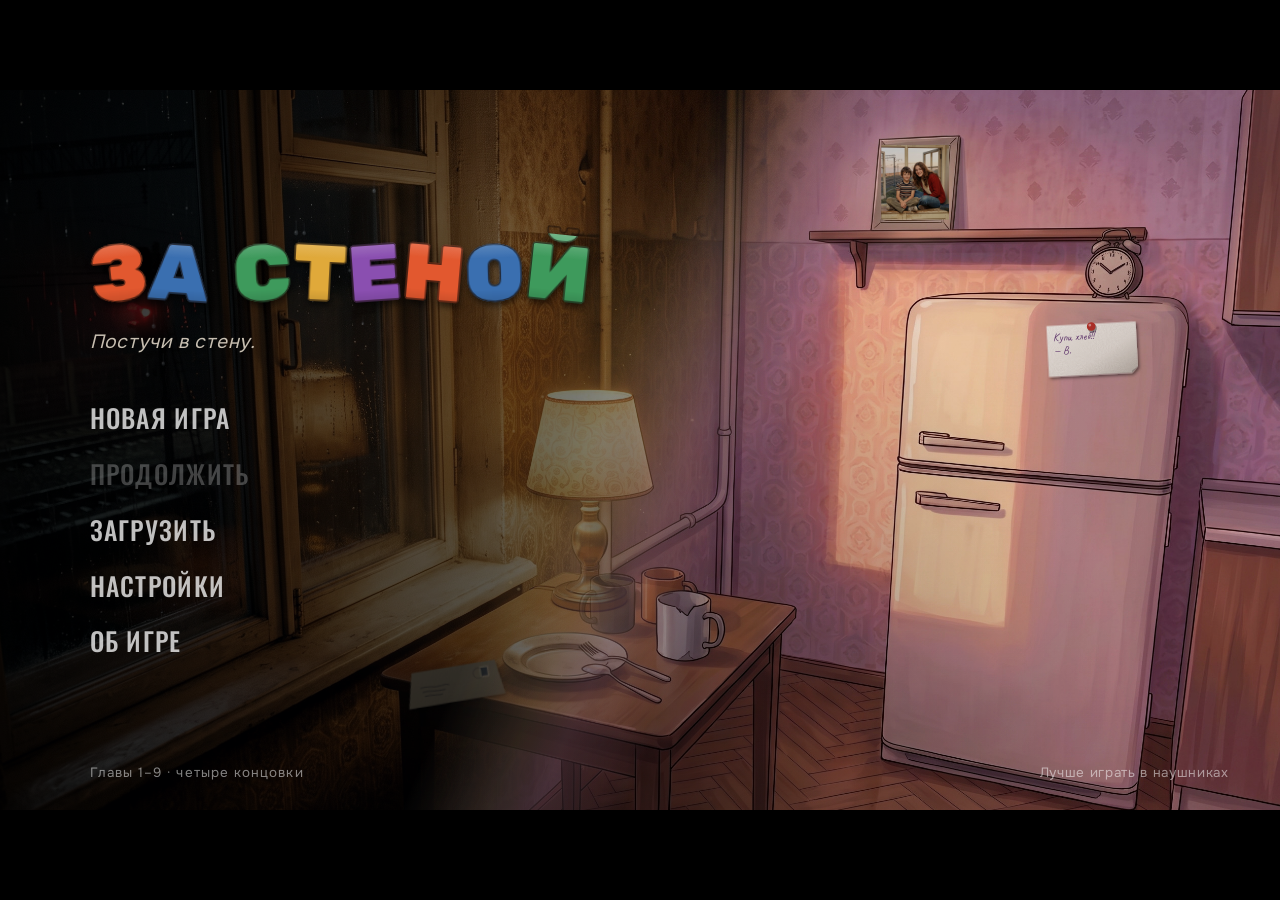
<file: index.html>
<!DOCTYPE html>
<html lang="ru">
<head>
  <meta charset="UTF-8">
  <meta name="viewport" content="width=device-width, initial-scale=1.0">
  <title>За стеной</title>
  <meta name="description" content="За стеной — визуальная новелла. По ночам в доме у железной дороги кто-то есть.">
  <link rel="preconnect" href="https://fonts.googleapis.com">
  <link rel="preconnect" href="https://fonts.gstatic.com" crossorigin>
  <link rel="stylesheet" href="https://fonts.googleapis.com/css2?family=Caveat:wght@600&family=Onest:wght@400;500;600&family=Oswald:wght@500;600&family=Rubik:wght@900&family=Unbounded:wght@500;700&display=swap">
  <link rel="stylesheet" href="src/ui/style.css">
  <link rel="stylesheet" href="src/ui/ambient.css">
</head>
<body>
  <div class="game at-title" id="game" data-world="np">
    <div class="stage" id="stage">
      <div class="view" id="view"></div>
      <div class="fx grain"></div>
      <div class="fx vignette"></div>
      <div class="fx scrim"></div>
      <div class="fader" id="fader"></div>

      <div class="caption" id="caption" aria-live="polite"></div>

      <div class="dialog" id="dialog" aria-live="polite">
        <div class="d-name" id="d-name"></div>
        <div class="d-text" id="d-text"></div>
        <div class="d-next" aria-hidden="true">▾</div>
      </div>

      <div class="banner" id="banner">
        <span id="banner-text"></span>
        <button type="button" id="banner-hint">Подсказка</button>
      </div>
      <div class="pop" id="pop" aria-live="polite"></div>
      <div class="hs-label" id="hs-label" aria-hidden="true"></div>
      <div class="tray" id="tray"></div>

      <nav class="nav" id="nav" aria-label="Куда пойти"></nav>
      <button type="button" class="back" id="back" title="Отойти (правый щелчок, колесо вниз, Esc)">← Отойти</button>
      <div class="hint" id="hint" role="status"></div>
      <div class="carry" id="carry" aria-live="polite"></div>
      <div class="choice" id="choice"></div>
      <div class="inspect" id="inspect"><img alt=""></div>

      <nav class="quick" id="quick" aria-label="Быстрое меню">
        <button type="button" id="q-goal" title="Что дальше? (Q)">Что дальше?</button>
        <button type="button" id="q-log" title="Журнал реплик (L)">Журнал</button>
        <button type="button" id="q-auto" title="Авточтение (A)">Авто</button>
        <button type="button" id="q-skip" title="Пропуск (удерживать Ctrl)">Пропуск</button>
        <button type="button" id="q-save">Сохранить</button>
        <button type="button" id="q-load">Загрузить</button>
        <button type="button" id="q-settings">Настройки</button>
        <button type="button" id="q-menu" title="Меню (Esc)">Меню</button>
      </nav>

      <div class="card" id="card">
        <div class="card-title" id="card-title"></div>
        <div class="card-sub" id="card-sub"></div>
      </div>

      <!-- Стартовое окно -->
      <section class="screen title" id="title">
        <div class="backdrop"></div>
        <div class="knocks" id="knocks" aria-hidden="true"></div>
        <div class="title-block">
          <h1 class="logo magnets" aria-label="За стеной"><span class="mag-l" style="--c:#e2582f;--r:-6deg">З</span><span class="mag-l" style="--c:#3a6fb0;--r:4deg">А</span><span class="mag-gap"></span><span class="mag-l" style="--c:#3e9a5c;--r:-3deg">С</span><span class="mag-l" style="--c:#e0a93a;--r:3deg">Т</span><span class="mag-l" style="--c:#8a4fb0;--r:-4deg">Е</span><span class="mag-l" style="--c:#e2582f;--r:5deg">Н</span><span class="mag-l" style="--c:#3a6fb0;--r:-2deg">О</span><span class="mag-l" style="--c:#3e9a5c;--r:6deg">Й</span></h1>
          <div class="tagline" id="tagline">Постучи в стену.</div>
          <nav class="menu" aria-label="Главное меню">
            <button type="button" id="btn-new">Новая игра</button>
            <button type="button" id="btn-continue">Продолжить</button>
            <button type="button" id="btn-chapters" hidden>Главы</button>
            <div class="chapters" id="chapters"></div>
            <button type="button" id="btn-load-title">Загрузить</button>
            <button type="button" id="btn-settings-title">Настройки</button>
            <button type="button" id="btn-about">Об игре</button>
          </nav>
        </div>
        <div class="title-foot">
          <span id="title-endings" class="title-endings">Главы 1–9 · четыре концовки</span>
          <span>Лучше играть в наушниках</span>
        </div>
      </section>

      <!-- Конец главы -->
      <section class="screen end" id="end">
        <div class="end-box">
          <div class="end-kicker" id="end-kicker">Глава пройдена</div>
          <h2 id="end-title-text">Конец главы</h2>
          <p id="end-text"></p>
          <p class="muted" id="end-muted">Продолжение следует.</p>
          <div class="end-buttons">
            <button type="button" id="end-next" hidden>Следующая глава</button>
            <button type="button" id="end-title">В главное меню</button>
            <button type="button" id="end-again">Сыграть ещё раз</button>
          </div>
        </div>
      </section>

      <!-- Панели -->
      <section class="panel" id="panel-pause" aria-label="Пауза">
        <div class="panel-box small">
          <h2>Пауза</h2>
          <div class="stack">
            <button type="button" id="p-resume">Продолжить</button>
            <button type="button" id="p-save">Сохранить</button>
            <button type="button" id="p-load">Загрузить</button>
            <button type="button" id="p-settings">Настройки</button>
            <button type="button" id="p-title">В главное меню</button>
          </div>
        </div>
      </section>

      <section class="panel" id="panel-settings" aria-label="Настройки">
        <div class="panel-box">
          <button type="button" class="close" aria-label="Закрыть">✕</button>
          <h2>Настройки</h2>
          <div class="form">
            <label>Музыка <input type="range" id="set-music" min="0" max="1" step="0.05"></label>
            <label>Звуки <input type="range" id="set-sfx" min="0" max="1" step="0.05"></label>
            <label>Скорость текста <input type="range" id="set-speed" min="15" max="120" step="5"></label>
            <label>Пауза в авточтении <input type="range" id="set-auto" min="0.5" max="4" step="0.1"></label>
            <label class="check"><input type="checkbox" id="set-captions"> Субтитры звуков</label>
            <label class="check"><input type="checkbox" id="set-motion"> Движение и анимация (дождь, камера, тряска)</label>
            <label class="check"><input type="checkbox" id="set-big"> Крупный текст</label>
            <button type="button" class="set-fs" id="set-fs">Во весь экран · F</button>
          </div>
        </div>
      </section>

      <section class="panel" id="panel-log" aria-label="Журнал">
        <div class="panel-box wide">
          <button type="button" class="close" aria-label="Закрыть">✕</button>
          <h2>Журнал</h2>
          <div class="log-list" id="log-list"></div>
        </div>
      </section>

      <section class="panel" id="panel-saves" aria-label="Сохранения">
        <div class="panel-box">
          <button type="button" class="close" aria-label="Закрыть">✕</button>
          <h2 id="saves-title">Сохранения</h2>
          <div class="saves-list" id="saves-list"></div>
        </div>
      </section>

      <section class="panel" id="panel-about" aria-label="Об игре">
        <div class="panel-box">
          <button type="button" class="close" aria-label="Закрыть">✕</button>
          <h2>Об игре</h2>
          <p>Дом у железной дороги. Шесть лет назад сестра уехала, оставив брату записку. Теперь по ночам на кухне скрипит пол, щёлкают магниты на холодильнике, а из-за закрытой двери слышен шёпот. Тихон уверен: в доме кто-то есть.</p>
          <h3>Управление</h3>
          <table class="keys">
            <tr><td>Щелчок, Пробел, Enter</td><td>дальше</td></tr>
            <tr><td>Ctrl (удерживать)</td><td>пропуск</td></tr>
            <tr><td>A</td><td>авточтение</td></tr>
            <tr><td>1–9</td><td>перейти в место из списка внизу слева</td></tr>
            <tr><td>F5 / F9</td><td>быстрое сохранение / загрузка</td></tr>
            <tr><td>F</td><td>во весь экран</td></tr>
            <tr><td>Tab, затем Enter</td><td>выбрать предмет без мыши</td></tr>
            <tr><td>Q</td><td>что дальше — чем сейчас занят герой</td></tr>
            <tr><td>L</td><td>журнал реплик и дневник законов</td></tr>
            <tr><td>H</td><td>скрыть интерфейс</td></tr>
            <tr><td>Правый щелчок, колесо вниз</td><td>отойти от предмета</td></tr>
            <tr><td>Esc</td><td>отойти / меню</td></tr>
          </table>
          <p class="muted">Лучше играть в наушниках: половина подсказок — в звуках.</p>
        </div>
      </section>

      <div class="toast" id="toast" role="status"></div>
    </div>
  </div>
  <script type="module" src="src/main.js"></script>
</body>
</html>
</file>
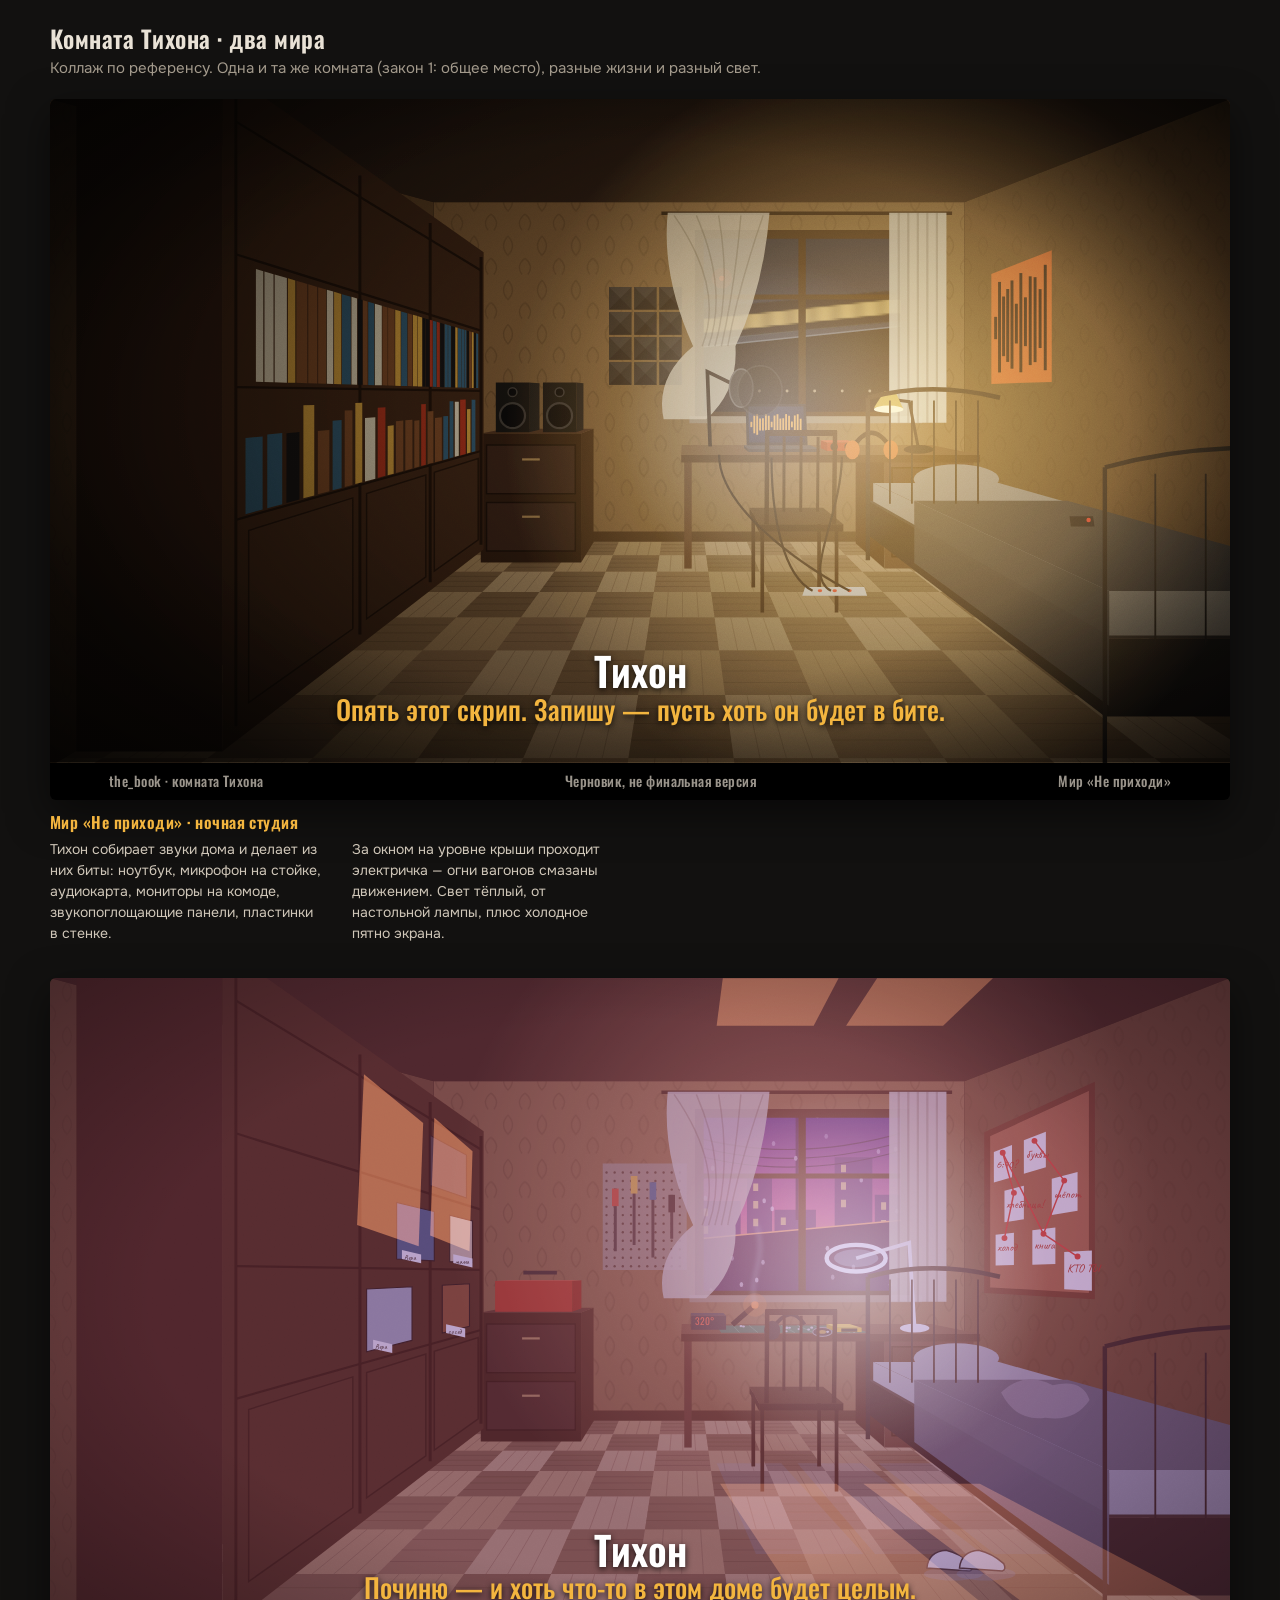
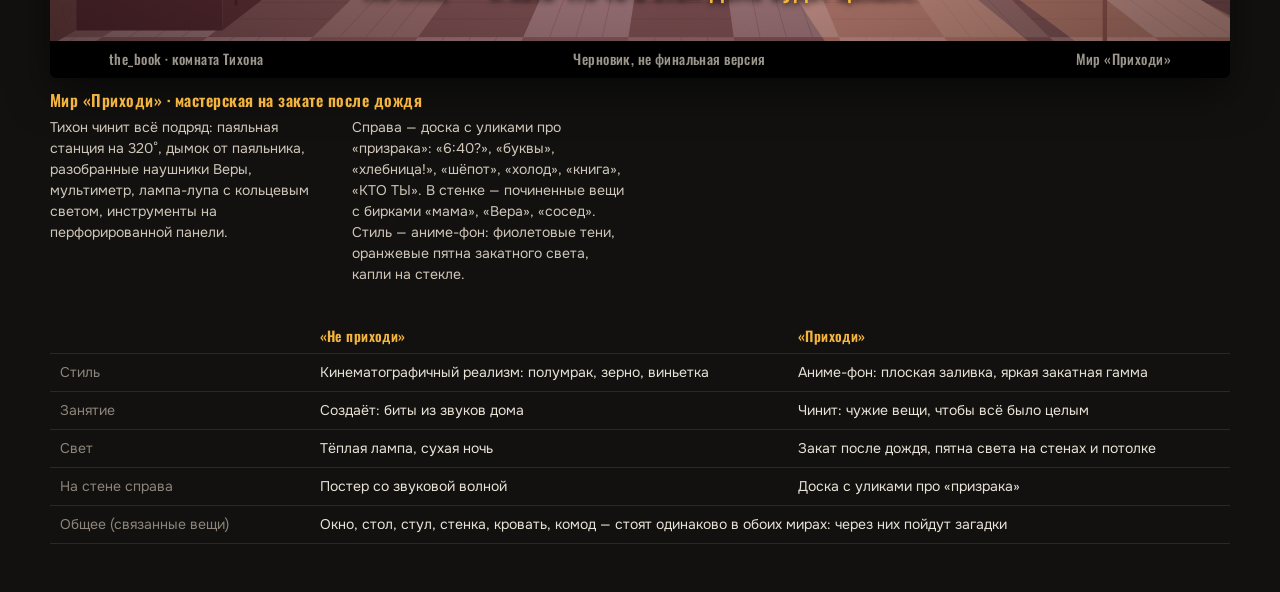
<file: prototype/collage-tikhon.html>
<!DOCTYPE html>
<html lang="ru">
<head>
<meta charset="UTF-8">
<meta name="viewport" content="width=device-width, initial-scale=1.0">
<title>Комната Тихона</title>
<link rel="stylesheet" href="https://fonts.googleapis.com/css2?family=Oswald:wght@500;600&family=Onest:wght@400;600&family=Caveat:wght@600&display=swap">
<style>
  * { box-sizing: border-box; }
  html, body { margin: 0; }
  body { background: #121110; color: #e9e2d6; font: 15px/1.5 "Onest", system-ui, sans-serif; padding: 24px 16px 48px; }
  .wrap { max-width: 1180px; margin: 0 auto; }
  header h1 { font: 600 24px/1.2 "Oswald", sans-serif; letter-spacing: 0.02em; margin: 0 0 4px; }
  header p { margin: 0 0 20px; color: #a39a8c; }
  .shot { margin: 0 0 12px; background: #000; border-radius: 6px; overflow: hidden; box-shadow: 0 14px 40px rgba(0,0,0,.5); }
  .img { position: relative; aspect-ratio: 16 / 9; }
  .img svg { position: absolute; inset: 0; width: 100%; height: 100%; display: block; }
  .subs { position: absolute; left: 0; right: 0; bottom: 5.5%; text-align: center; font-family: "Oswald", "Arial Narrow", sans-serif; text-shadow: 0 2px 6px rgba(0,0,0,.85); padding: 0 4%; }
  .subs b { display: block; font-weight: 600; font-size: clamp(16px, 3.1vw, 40px); color: #fff; line-height: 1.1; }
  .subs span { display: block; font-weight: 500; font-size: clamp(12px, 2.1vw, 27px); color: #f3b53f; line-height: 1.25; }
  .bar { display: flex; justify-content: space-between; gap: 12px; padding: 10px 5%; font: 500 clamp(10px, 1.1vw, 14px)/1.2 "Oswald", sans-serif; color: #9b958c; letter-spacing: 0.03em; }
  .caption { display: grid; grid-template-columns: repeat(auto-fit, minmax(240px, 1fr)); gap: 6px 28px; margin: 4px 0 34px; color: #cfc6b8; font-size: 14px; }
  .caption h2 { grid-column: 1 / -1; font: 600 16px/1.3 "Oswald", sans-serif; letter-spacing: 0.03em; margin: 0; color: #f3b53f; }
  .caption p { margin: 0; }
  .diff { width: 100%; border-collapse: collapse; font-size: 14px; margin-top: 6px; }
  .diff th, .diff td { text-align: left; padding: 8px 10px; border-bottom: 1px solid #2c2925; vertical-align: top; }
  .diff th { color: #f3b53f; font: 600 14px/1.3 "Oswald", sans-serif; letter-spacing: 0.03em; }
  .diff td:first-child { color: #8d857a; width: 22%; }
</style>
</head>
<body>
<div class="wrap">
  <header>
    <h1>Комната Тихона · два мира</h1>
    <p>Коллаж по референсу. Одна и та же комната (закон 1: общее место), разные жизни и разный свет.</p>
  </header>
  
<figure class="shot">
  <div class="img">
    <svg viewBox="0 0 1600 900" role="img" aria-label="Комната Тихона, Мир «Не приходи»">
      
  <defs>
    <pattern id="paper-np" width="46" height="60" patternUnits="userSpaceOnUse">
      <path d="M23 6c8 8 8 18 0 26c-8-8-8-18 0-26zM0 36c8 6 10 14 4 22M46 36c-8 6-10 14-4 22" fill="none" stroke="#2a1a0c" stroke-opacity="0.22" stroke-width="2"/>
    </pattern>
    <linearGradient id="sky-np" x1="0" y1="0" x2="0" y2="1">
      <stop offset="0" stop-color="#1a2233"/><stop offset="1" stop-color="#2d3346"/>
    </linearGradient>
    <linearGradient id="sky-p" x1="0" y1="0" x2="0" y2="1">
      <stop offset="0" stop-color="#3a2a7a"/><stop offset="0.55" stop-color="#c2508f"/><stop offset="1" stop-color="#ff9b6a"/>
    </linearGradient>
    <linearGradient id="screen" x1="0" y1="0" x2="1" y2="1">
      <stop offset="0" stop-color="#2a3550"/><stop offset="1" stop-color="#101626"/>
    </linearGradient>
    <radialGradient id="dark-np" cx="71.1%" cy="46.0%" r="75%">
      <stop offset="0" stop-color="#000" stop-opacity="0"/>
      <stop offset="0.35" stop-color="#000" stop-opacity="0.25"/>
      <stop offset="1" stop-color="#000" stop-opacity="0.82"/>
    </radialGradient>
    <radialGradient id="warm"><stop offset="0" stop-color="#ffc26b" stop-opacity="0.65"/><stop offset="1" stop-color="#ffc26b" stop-opacity="0"/></radialGradient>
    <radialGradient id="bluespill"><stop offset="0" stop-color="#8fb3ff" stop-opacity="0.35"/><stop offset="1" stop-color="#8fb3ff" stop-opacity="0"/></radialGradient>
    <radialGradient id="coolwin"><stop offset="0" stop-color="#ff9b8a" stop-opacity="0.4"/><stop offset="1" stop-color="#ff9b8a" stop-opacity="0"/></radialGradient>
    <radialGradient id="ringlight"><stop offset="0" stop-color="#eaf6ff" stop-opacity="0.45"/><stop offset="1" stop-color="#eaf6ff" stop-opacity="0"/></radialGradient>
    <radialGradient id="vignette" cx="50%" cy="48%" r="75%">
      <stop offset="0.55" stop-color="#000" stop-opacity="0"/><stop offset="1" stop-color="#000" stop-opacity="0.85"/>
    </radialGradient>
    <filter id="motion" x="-20%" y="-20%" width="140%" height="140%"><feGaussianBlur stdDeviation="9 1"/></filter>
    <filter id="bokeh" x="-50%" y="-50%" width="200%" height="200%"><feGaussianBlur stdDeviation="7"/></filter>
    <filter id="smoke" x="-100%" y="-50%" width="300%" height="200%"><feGaussianBlur stdDeviation="3"/></filter>
    <filter id="grain-np" x="0" y="0" width="100%" height="100%">
      <feTurbulence type="fractalNoise" baseFrequency="0.9" numOctaves="2" seed="4"/>
      <feColorMatrix values="0 0 0 0 0.5  0 0 0 0 0.5  0 0 0 0 0.5  0 0 0 0.35 0"/>
    </filter>
  </defs>
      <g>
    <polygon points="0.0,0.0 1600.0,0.0 1240.0,140.1 520.0,140.1" fill="#2a1e14" />
    <polygon points="520.0,600.0 1240.0,600.0 1240.0,140.1 520.0,140.1" fill="#7a5b38" />
    <polygon points="520.0,600.0 1240.0,600.0 1240.0,140.1 520.0,140.1" fill="url(#paper-np)" />
    <polygon points="0.0,0.0 520.0,140.1 520.0,600.0 0.0,905.0" fill="#5a4128" />
    <polygon points="0.0,0.0 520.0,140.1 520.0,600.0 0.0,905.0" fill="url(#paper-np)" opacity="0.7"/>
    <polygon points="1240.0,140.1 1600.0,0.0 1600.0,789.0 1240.0,600.0" fill="#5f4529" />
    <polygon points="1240.0,140.1 1600.0,0.0 1600.0,789.0 1240.0,600.0" fill="url(#paper-np)" opacity="0.7"/>
    <polygon points="520.0,600.0 1240.0,600.0 1240.0,586.4 520.0,586.4" fill="#3a2716" />
    <clipPath id="win-np"><polygon points="880.4,430.0 1159.2,430.0 1159.2,183.5 880.4,183.5"/></clipPath>
    <g clip-path="url(#win-np)">
    <polygon points="880.4,430.0 1159.2,430.0 1159.2,183.5 880.4,183.5" fill="url(#sky-np)" />
    <polygon points="880.4,336.5 1159.2,307.6 1159.2,447.0 880.4,447.0" fill="#0d0f14" />
    <line x1="880.4" y1="336.5" x2="1159.2" y2="307.6" stroke="#5c6470" stroke-width="2" />
    <line x1="880.4" y1="328.0" x2="1159.2" y2="299.1" stroke="#3a404a" stroke-width="1.5" />
    <g filter="url(#motion)">
    <polygon points="863.4,328.0 1176.2,299.1 1176.2,256.6 863.4,285.5" fill="#15171b" />
    <polygon points="885.5,317.3 904.2,315.2 904.2,296.9 885.5,298.9" fill="#ffcf7a" opacity="0.9"/>
    <polygon points="916.5,314.1 935.2,312.0 935.2,293.7 916.5,295.7" fill="#ffcf7a" opacity="0.9"/>
    <polygon points="947.5,310.8 966.2,308.8 966.2,290.4 947.5,292.5" fill="#ffcf7a" opacity="0.9"/>
    <polygon points="978.4,307.6 997.1,305.6 997.1,287.2 978.4,289.3" fill="#ffcf7a" opacity="0.9"/>
    <polygon points="1009.4,304.4 1028.1,302.4 1028.1,284.0 1009.4,286.1" fill="#ffcf7a" opacity="0.9"/>
    <polygon points="1040.4,301.2 1059.1,299.2 1059.1,280.8 1040.4,282.9" fill="#ffcf7a" opacity="0.9"/>
    <polygon points="1071.4,298.0 1090.1,296.0 1090.1,277.6 1071.4,279.6" fill="#ffcf7a" opacity="0.9"/>
    <polygon points="1102.3,294.8 1121.0,292.8 1121.0,274.4 1102.3,276.4" fill="#ffcf7a" opacity="0.9"/>
    <polygon points="1133.3,291.6 1152.0,289.5 1152.0,271.2 1133.3,273.2" fill="#ffcf7a" opacity="0.9"/>
    </g>
    <ellipse cx="911.0" cy="243.0" rx="3.5" ry="3.5" fill="#ff4a3a" />
    <ellipse cx="911.0" cy="243.0" rx="14.0" ry="14.0" fill="#ff4a3a" opacity="0.25"/>
    <ellipse cx="962.0" cy="396.0" rx="2.0" ry="2.0" fill="#ffd9a0" opacity="0.6"/>
    <ellipse cx="999.4" cy="396.0" rx="2.0" ry="2.0" fill="#ffd9a0" opacity="0.6"/>
    <ellipse cx="1036.8" cy="396.0" rx="2.0" ry="2.0" fill="#ffd9a0" opacity="0.6"/>
    <ellipse cx="1074.2" cy="396.0" rx="2.0" ry="2.0" fill="#ffd9a0" opacity="0.6"/>
    <ellipse cx="1111.6" cy="396.0" rx="2.0" ry="2.0" fill="#ffd9a0" opacity="0.6"/>
    </g>
    <polygon points="880.4,430.0 1159.2,430.0 1159.2,183.5 880.4,183.5" fill="none" stroke="#2b1d12" stroke-width="12"/>
    <line x1="1019.8" y1="430.0" x2="1019.8" y2="183.5" stroke="#2b1d12" stroke-width="10" />
    <line x1="880.4" y1="268.5" x2="1159.2" y2="268.5" stroke="#2b1d12" stroke-width="7" />
    <polygon points="866.8,438.5 866.8,430.0 867.0,430.9 867.0,439.7" fill="#6d604f" />
    <polygon points="866.8,430.0 1172.8,430.0 1182.5,430.9 867.0,430.9" fill="#b5a58c" />
    <polygon points="867.0,439.7 1182.5,439.7 1182.5,430.9 867.0,430.9" fill="#8a7a64" />
    <polygon points="758.0,387.5 788.6,387.5 788.6,356.9 758.0,356.9" fill="#262422" />
    <polygon points="758.0,387.5 773.3,372.2 773.3,372.2" fill="none" />
    <polygon points="788.6,387.5 773.3,372.2 773.3,372.2" fill="none" />
    <polygon points="788.6,356.9 773.3,372.2 773.3,372.2" fill="none" />
    <polygon points="758.0,356.9 773.3,372.2 773.3,372.2" fill="none" />
    <polygon points="758.0,387.5 788.6,387.5 773.3,372.2" fill="#1c1a19" />
    <polygon points="758.0,356.9 788.6,356.9 773.3,372.2" fill="#34312e" />
    <polygon points="758.0,353.5 788.6,353.5 788.6,322.9 758.0,322.9" fill="#262422" />
    <polygon points="758.0,353.5 773.3,338.2 773.3,338.2" fill="none" />
    <polygon points="788.6,353.5 773.3,338.2 773.3,338.2" fill="none" />
    <polygon points="788.6,322.9 773.3,338.2 773.3,338.2" fill="none" />
    <polygon points="758.0,322.9 773.3,338.2 773.3,338.2" fill="none" />
    <polygon points="758.0,353.5 788.6,353.5 773.3,338.2" fill="#1c1a19" />
    <polygon points="758.0,322.9 788.6,322.9 773.3,338.2" fill="#34312e" />
    <polygon points="758.0,319.5 788.6,319.5 788.6,288.9 758.0,288.9" fill="#262422" />
    <polygon points="758.0,319.5 773.3,304.2 773.3,304.2" fill="none" />
    <polygon points="788.6,319.5 773.3,304.2 773.3,304.2" fill="none" />
    <polygon points="788.6,288.9 773.3,304.2 773.3,304.2" fill="none" />
    <polygon points="758.0,288.9 773.3,304.2 773.3,304.2" fill="none" />
    <polygon points="758.0,319.5 788.6,319.5 773.3,304.2" fill="#1c1a19" />
    <polygon points="758.0,288.9 788.6,288.9 773.3,304.2" fill="#34312e" />
    <polygon points="758.0,285.5 788.6,285.5 788.6,254.9 758.0,254.9" fill="#262422" />
    <polygon points="758.0,285.5 773.3,270.2 773.3,270.2" fill="none" />
    <polygon points="788.6,285.5 773.3,270.2 773.3,270.2" fill="none" />
    <polygon points="788.6,254.9 773.3,270.2 773.3,270.2" fill="none" />
    <polygon points="758.0,254.9 773.3,270.2 773.3,270.2" fill="none" />
    <polygon points="758.0,285.5 788.6,285.5 773.3,270.2" fill="#1c1a19" />
    <polygon points="758.0,254.9 788.6,254.9 773.3,270.2" fill="#34312e" />
    <polygon points="792.0,387.5 822.6,387.5 822.6,356.9 792.0,356.9" fill="#262422" />
    <polygon points="792.0,387.5 807.3,372.2 807.3,372.2" fill="none" />
    <polygon points="822.6,387.5 807.3,372.2 807.3,372.2" fill="none" />
    <polygon points="822.6,356.9 807.3,372.2 807.3,372.2" fill="none" />
    <polygon points="792.0,356.9 807.3,372.2 807.3,372.2" fill="none" />
    <polygon points="792.0,387.5 822.6,387.5 807.3,372.2" fill="#1c1a19" />
    <polygon points="792.0,356.9 822.6,356.9 807.3,372.2" fill="#34312e" />
    <polygon points="792.0,353.5 822.6,353.5 822.6,322.9 792.0,322.9" fill="#262422" />
    <polygon points="792.0,353.5 807.3,338.2 807.3,338.2" fill="none" />
    <polygon points="822.6,353.5 807.3,338.2 807.3,338.2" fill="none" />
    <polygon points="822.6,322.9 807.3,338.2 807.3,338.2" fill="none" />
    <polygon points="792.0,322.9 807.3,338.2 807.3,338.2" fill="none" />
    <polygon points="792.0,353.5 822.6,353.5 807.3,338.2" fill="#1c1a19" />
    <polygon points="792.0,322.9 822.6,322.9 807.3,338.2" fill="#34312e" />
    <polygon points="792.0,319.5 822.6,319.5 822.6,288.9 792.0,288.9" fill="#262422" />
    <polygon points="792.0,319.5 807.3,304.2 807.3,304.2" fill="none" />
    <polygon points="822.6,319.5 807.3,304.2 807.3,304.2" fill="none" />
    <polygon points="822.6,288.9 807.3,304.2 807.3,304.2" fill="none" />
    <polygon points="792.0,288.9 807.3,304.2 807.3,304.2" fill="none" />
    <polygon points="792.0,319.5 822.6,319.5 807.3,304.2" fill="#1c1a19" />
    <polygon points="792.0,288.9 822.6,288.9 807.3,304.2" fill="#34312e" />
    <polygon points="792.0,285.5 822.6,285.5 822.6,254.9 792.0,254.9" fill="#262422" />
    <polygon points="792.0,285.5 807.3,270.2 807.3,270.2" fill="none" />
    <polygon points="822.6,285.5 807.3,270.2 807.3,270.2" fill="none" />
    <polygon points="822.6,254.9 807.3,270.2 807.3,270.2" fill="none" />
    <polygon points="792.0,254.9 807.3,270.2 807.3,270.2" fill="none" />
    <polygon points="792.0,285.5 822.6,285.5 807.3,270.2" fill="#1c1a19" />
    <polygon points="792.0,254.9 822.6,254.9 807.3,270.2" fill="#34312e" />
    <polygon points="826.0,387.5 856.6,387.5 856.6,356.9 826.0,356.9" fill="#262422" />
    <polygon points="826.0,387.5 841.3,372.2 841.3,372.2" fill="none" />
    <polygon points="856.6,387.5 841.3,372.2 841.3,372.2" fill="none" />
    <polygon points="856.6,356.9 841.3,372.2 841.3,372.2" fill="none" />
    <polygon points="826.0,356.9 841.3,372.2 841.3,372.2" fill="none" />
    <polygon points="826.0,387.5 856.6,387.5 841.3,372.2" fill="#1c1a19" />
    <polygon points="826.0,356.9 856.6,356.9 841.3,372.2" fill="#34312e" />
    <polygon points="826.0,353.5 856.6,353.5 856.6,322.9 826.0,322.9" fill="#262422" />
    <polygon points="826.0,353.5 841.3,338.2 841.3,338.2" fill="none" />
    <polygon points="856.6,353.5 841.3,338.2 841.3,338.2" fill="none" />
    <polygon points="856.6,322.9 841.3,338.2 841.3,338.2" fill="none" />
    <polygon points="826.0,322.9 841.3,338.2 841.3,338.2" fill="none" />
    <polygon points="826.0,353.5 856.6,353.5 841.3,338.2" fill="#1c1a19" />
    <polygon points="826.0,322.9 856.6,322.9 841.3,338.2" fill="#34312e" />
    <polygon points="826.0,319.5 856.6,319.5 856.6,288.9 826.0,288.9" fill="#262422" />
    <polygon points="826.0,319.5 841.3,304.2 841.3,304.2" fill="none" />
    <polygon points="856.6,319.5 841.3,304.2 841.3,304.2" fill="none" />
    <polygon points="856.6,288.9 841.3,304.2 841.3,304.2" fill="none" />
    <polygon points="826.0,288.9 841.3,304.2 841.3,304.2" fill="none" />
    <polygon points="826.0,319.5 856.6,319.5 841.3,304.2" fill="#1c1a19" />
    <polygon points="826.0,288.9 856.6,288.9 841.3,304.2" fill="#34312e" />
    <polygon points="826.0,285.5 856.6,285.5 856.6,254.9 826.0,254.9" fill="#262422" />
    <polygon points="826.0,285.5 841.3,270.2 841.3,270.2" fill="none" />
    <polygon points="856.6,285.5 841.3,270.2 841.3,270.2" fill="none" />
    <polygon points="856.6,254.9 841.3,270.2 841.3,270.2" fill="none" />
    <polygon points="826.0,254.9 841.3,270.2 841.3,270.2" fill="none" />
    <polygon points="826.0,285.5 856.6,285.5 841.3,270.2" fill="#1c1a19" />
    <polygon points="826.0,254.9 856.6,254.9 841.3,270.2" fill="#34312e" />
    <polygon points="1276.4,237.3 1358.3,205.2 1358.3,383.6 1276.4,386.3" fill="#d9602f" />
    <line x1="1282.2" y1="325.7" x2="1282.2" y2="295.4" stroke="#1a1411" stroke-width="4" />
    <line x1="1287.5" y1="370.8" x2="1287.5" y2="248.0" stroke="#1a1411" stroke-width="4" />
    <line x1="1293.0" y1="348.7" x2="1293.0" y2="267.8" stroke="#1a1411" stroke-width="4" />
    <line x1="1298.6" y1="356.5" x2="1298.6" y2="257.6" stroke="#1a1411" stroke-width="4" />
    <line x1="1304.4" y1="365.7" x2="1304.4" y2="246.0" stroke="#1a1411" stroke-width="4" />
    <line x1="1310.3" y1="331.5" x2="1310.3" y2="277.6" stroke="#1a1411" stroke-width="4" />
    <line x1="1316.4" y1="370.6" x2="1316.4" y2="236.0" stroke="#1a1411" stroke-width="4" />
    <line x1="1322.6" y1="335.1" x2="1322.6" y2="268.9" stroke="#1a1411" stroke-width="4" />
    <line x1="1329.1" y1="360.8" x2="1329.1" y2="240.4" stroke="#1a1411" stroke-width="4" />
    <line x1="1335.7" y1="356.8" x2="1335.7" y2="241.6" stroke="#1a1411" stroke-width="4" />
    <line x1="1342.5" y1="337.7" x2="1342.5" y2="257.8" stroke="#1a1411" stroke-width="4" />
    <line x1="1349.5" y1="367.8" x2="1349.5" y2="224.8" stroke="#1a1411" stroke-width="4" />
    <line x1="829.0" y1="154.9" x2="1223.2" y2="154.9" stroke="#1a120b" stroke-width="5" />
    <path d="M837.6 154.3 L975.6 154.3 Q967.3 257.5 929.4 335.2 Q933.2 395.9 889.6 434.3 L832.1 434.3 Q819.9 378.5 872.1 335.2 Q828.9 240.2 837.6 154.3Z" fill="#d8cbb2" stroke="none" stroke-width="1" opacity="0.82"/>
    <path d="M846.2 157.8 Q915.4 257.5 884.3 335.2" fill="none" stroke="#00000033" stroke-width="2" />
    <path d="M876.4 157.8 Q919.7 257.5 893.0 335.2" fill="none" stroke="#00000033" stroke-width="2" />
    <path d="M906.6 157.8 Q924.0 257.5 901.6 335.2" fill="none" stroke="#00000033" stroke-width="2" />
    <path d="M936.8 157.8 Q928.3 257.5 910.3 335.2" fill="none" stroke="#00000033" stroke-width="2" />
    <path d="M967.0 157.8 Q932.7 257.5 919.0 335.2" fill="none" stroke="#00000033" stroke-width="2" />
    <polygon points="1137.9,154.3 1215.5,154.3 1215.5,439.1 1137.9,439.1" fill="#d8cbb2" opacity="0.9"/>
    <line x1="1150.8" y1="154.3" x2="1150.8" y2="439.1" stroke="#00000030" stroke-width="3" />
    <line x1="1163.8" y1="154.3" x2="1163.8" y2="439.1" stroke="#00000030" stroke-width="3" />
    <line x1="1176.7" y1="154.3" x2="1176.7" y2="439.1" stroke="#00000030" stroke-width="3" />
    <line x1="1189.6" y1="154.3" x2="1189.6" y2="439.1" stroke="#00000030" stroke-width="3" />
    <line x1="1202.6" y1="154.3" x2="1202.6" y2="439.1" stroke="#00000030" stroke-width="3" />
    <clipPath id="floorclip"><polygon points="0.0,905.0 520.0,600.0 1240.0,600.0 1600.0,789.0 1600.0,905.0"/></clipPath>
    <g clip-path="url(#floorclip)">
    <polygon points="0.0,905.0 520.0,600.0 1240.0,600.0 1600.0,789.0 1600.0,905.0" fill="#8f7454" />
    <polygon points="-500.0,600.0 -442.2,600.0 -563.2,618.6 -626.3,618.6" fill="#a98b63" />
    <line x1="-485.5" y1="600.0" x2="-610.5" y2="618.6" stroke="#5a4430" stroke-width="0.8" opacity="0.55"/>
    <line x1="-471.1" y1="600.0" x2="-594.8" y2="618.6" stroke="#5a4430" stroke-width="0.8" opacity="0.55"/>
    <line x1="-456.7" y1="600.0" x2="-579.0" y2="618.6" stroke="#5a4430" stroke-width="0.8" opacity="0.55"/>
    <polygon points="-626.3,618.6 -563.2,618.6 -708.9,641.0 -778.6,641.0" fill="#735a3d" />
    <line x1="-661.7" y1="623.8" x2="-597.0" y2="623.8" stroke="#4a3726" stroke-width="0.8" opacity="0.55"/>
    <line x1="-698.7" y1="629.2" x2="-632.5" y2="629.2" stroke="#4a3726" stroke-width="0.8" opacity="0.55"/>
    <line x1="-737.7" y1="634.9" x2="-669.8" y2="634.9" stroke="#4a3726" stroke-width="0.8" opacity="0.55"/>
    <polygon points="-778.6,641.0 -708.9,641.0 -887.9,668.5 -965.5,668.5" fill="#a3855d" />
    <line x1="-761.1" y1="641.0" x2="-946.1" y2="668.5" stroke="#5a4430" stroke-width="0.8" opacity="0.55"/>
    <line x1="-743.7" y1="641.0" x2="-926.7" y2="668.5" stroke="#5a4430" stroke-width="0.8" opacity="0.55"/>
    <line x1="-726.3" y1="641.0" x2="-907.3" y2="668.5" stroke="#5a4430" stroke-width="0.8" opacity="0.55"/>
    <polygon points="-965.5,668.5 -887.9,668.5 -1113.0,703.0 -1200.6,703.0" fill="#7d6243" />
    <line x1="-1019.1" y1="676.3" x2="-939.2" y2="676.3" stroke="#4a3726" stroke-width="0.8" opacity="0.55"/>
    <line x1="-1075.9" y1="684.7" x2="-993.7" y2="684.7" stroke="#4a3726" stroke-width="0.8" opacity="0.55"/>
    <line x1="-1136.3" y1="693.6" x2="-1051.5" y2="693.6" stroke="#4a3726" stroke-width="0.8" opacity="0.55"/>
    <polygon points="-1200.6,703.0 -1113.0,703.0 -1404.7,747.8 -1505.2,747.8" fill="#b39670" />
    <line x1="-1178.7" y1="703.0" x2="-1480.1" y2="747.8" stroke="#5a4430" stroke-width="0.8" opacity="0.55"/>
    <line x1="-1156.8" y1="703.0" x2="-1455.0" y2="747.8" stroke="#5a4430" stroke-width="0.8" opacity="0.55"/>
    <line x1="-1134.9" y1="703.0" x2="-1429.8" y2="747.8" stroke="#5a4430" stroke-width="0.8" opacity="0.55"/>
    <polygon points="-1505.2,747.8 -1404.7,747.8 -1797.6,808.2 -1915.5,808.2" fill="#735a3d" />
    <line x1="-1596.0" y1="761.2" x2="-1491.6" y2="761.2" stroke="#4a3726" stroke-width="0.8" opacity="0.55"/>
    <line x1="-1694.0" y1="775.6" x2="-1585.4" y2="775.6" stroke="#4a3726" stroke-width="0.8" opacity="0.55"/>
    <line x1="-1800.1" y1="791.2" x2="-1687.1" y2="791.2" stroke="#4a3726" stroke-width="0.8" opacity="0.55"/>
    <polygon points="-1915.5,808.2 -1797.6,808.2 -2355.3,893.8 -2498.0,893.8" fill="#b39670" />
    <line x1="-1886.0" y1="808.2" x2="-2462.3" y2="893.8" stroke="#5a4430" stroke-width="0.8" opacity="0.55"/>
    <line x1="-1856.5" y1="808.2" x2="-2426.7" y2="893.8" stroke="#5a4430" stroke-width="0.8" opacity="0.55"/>
    <line x1="-1827.0" y1="808.2" x2="-2391.0" y2="893.8" stroke="#5a4430" stroke-width="0.8" opacity="0.55"/>
    <polygon points="-2498.0,893.8 -2355.3,893.8 -3209.4,1025.0 -3390.0,1025.0" fill="#735a3d" />
    <line x1="-2684.0" y1="921.2" x2="-2533.4" y2="921.2" stroke="#4a3726" stroke-width="0.8" opacity="0.55"/>
    <line x1="-2891.7" y1="951.7" x2="-2732.3" y2="951.7" stroke="#4a3726" stroke-width="0.8" opacity="0.55"/>
    <line x1="-3125.3" y1="986.1" x2="-2956.0" y2="986.1" stroke="#4a3726" stroke-width="0.8" opacity="0.55"/>
    <polygon points="-3390.0,1025.0 -3209.4,1025.0 -4681.3,1251.1 -4927.2,1251.1" fill="#a3855d" />
    <line x1="-3344.8" y1="1025.0" x2="-4865.7" y2="1251.1" stroke="#5a4430" stroke-width="0.8" opacity="0.55"/>
    <line x1="-3299.7" y1="1025.0" x2="-4804.3" y2="1251.1" stroke="#5a4430" stroke-width="0.8" opacity="0.55"/>
    <line x1="-3254.5" y1="1025.0" x2="-4742.8" y2="1251.1" stroke="#5a4430" stroke-width="0.8" opacity="0.55"/>
    <polygon points="-442.2,600.0 -384.4,600.0 -500.0,618.6 -563.2,618.6" fill="#7d6243" />
    <line x1="-470.5" y1="604.3" x2="-411.4" y2="604.3" stroke="#4a3726" stroke-width="0.8" opacity="0.55"/>
    <line x1="-500.0" y1="608.9" x2="-439.6" y2="608.9" stroke="#4a3726" stroke-width="0.8" opacity="0.55"/>
    <line x1="-530.9" y1="613.6" x2="-469.1" y2="613.6" stroke="#4a3726" stroke-width="0.8" opacity="0.55"/>
    <polygon points="-563.2,618.6 -500.0,618.6 -639.3,641.0 -708.9,641.0" fill="#a3855d" />
    <line x1="-547.4" y1="618.6" x2="-691.5" y2="641.0" stroke="#5a4430" stroke-width="0.8" opacity="0.55"/>
    <line x1="-531.6" y1="618.6" x2="-674.1" y2="641.0" stroke="#5a4430" stroke-width="0.8" opacity="0.55"/>
    <line x1="-515.8" y1="618.6" x2="-656.7" y2="641.0" stroke="#5a4430" stroke-width="0.8" opacity="0.55"/>
    <polygon points="-708.9,641.0 -639.3,641.0 -810.3,668.5 -887.9,668.5" fill="#7d6243" />
    <line x1="-750.1" y1="647.3" x2="-678.7" y2="647.3" stroke="#4a3726" stroke-width="0.8" opacity="0.55"/>
    <line x1="-793.6" y1="654.0" x2="-720.2" y2="654.0" stroke="#4a3726" stroke-width="0.8" opacity="0.55"/>
    <line x1="-839.4" y1="661.0" x2="-764.0" y2="661.0" stroke="#4a3726" stroke-width="0.8" opacity="0.55"/>
    <polygon points="-887.9,668.5 -810.3,668.5 -1025.5,703.0 -1113.0,703.0" fill="#b39670" />
    <line x1="-868.5" y1="668.5" x2="-1091.1" y2="703.0" stroke="#5a4430" stroke-width="0.8" opacity="0.55"/>
    <line x1="-849.1" y1="668.5" x2="-1069.2" y2="703.0" stroke="#5a4430" stroke-width="0.8" opacity="0.55"/>
    <line x1="-829.7" y1="668.5" x2="-1047.3" y2="703.0" stroke="#5a4430" stroke-width="0.8" opacity="0.55"/>
    <polygon points="-1113.0,703.0 -1025.5,703.0 -1304.2,747.8 -1404.7,747.8" fill="#86694a" />
    <line x1="-1178.7" y1="713.1" x2="-1088.2" y2="713.1" stroke="#4a3726" stroke-width="0.8" opacity="0.55"/>
    <line x1="-1248.8" y1="723.9" x2="-1155.2" y2="723.9" stroke="#4a3726" stroke-width="0.8" opacity="0.55"/>
    <line x1="-1324.0" y1="735.4" x2="-1227.0" y2="735.4" stroke="#4a3726" stroke-width="0.8" opacity="0.55"/>
    <polygon points="-1404.7,747.8 -1304.2,747.8 -1679.6,808.2 -1797.6,808.2" fill="#a3855d" />
    <line x1="-1379.6" y1="747.8" x2="-1768.1" y2="808.2" stroke="#5a4430" stroke-width="0.8" opacity="0.55"/>
    <line x1="-1354.4" y1="747.8" x2="-1738.6" y2="808.2" stroke="#5a4430" stroke-width="0.8" opacity="0.55"/>
    <line x1="-1329.3" y1="747.8" x2="-1709.1" y2="808.2" stroke="#5a4430" stroke-width="0.8" opacity="0.55"/>
    <polygon points="-1797.6,808.2 -1679.6,808.2 -2212.6,893.8 -2355.3,893.8" fill="#7d6243" />
    <line x1="-1918.0" y1="826.7" x2="-1794.7" y2="826.7" stroke="#4a3726" stroke-width="0.8" opacity="0.55"/>
    <line x1="-2049.9" y1="846.9" x2="-1920.8" y2="846.9" stroke="#4a3726" stroke-width="0.8" opacity="0.55"/>
    <line x1="-2195.0" y1="869.2" x2="-2059.4" y2="869.2" stroke="#4a3726" stroke-width="0.8" opacity="0.55"/>
    <polygon points="-2355.3,893.8 -2212.6,893.8 -3028.7,1025.0 -3209.4,1025.0" fill="#a98b63" />
    <line x1="-2319.6" y1="893.8" x2="-3164.2" y2="1025.0" stroke="#5a4430" stroke-width="0.8" opacity="0.55"/>
    <line x1="-2284.0" y1="893.8" x2="-3119.1" y2="1025.0" stroke="#5a4430" stroke-width="0.8" opacity="0.55"/>
    <line x1="-2248.3" y1="893.8" x2="-3073.9" y2="1025.0" stroke="#5a4430" stroke-width="0.8" opacity="0.55"/>
    <polygon points="-3209.4,1025.0 -3028.7,1025.0 -4435.3,1251.1 -4681.3,1251.1" fill="#735a3d" />
    <line x1="-3498.8" y1="1069.5" x2="-3305.4" y2="1069.5" stroke="#4a3726" stroke-width="0.8" opacity="0.55"/>
    <line x1="-3832.6" y1="1120.7" x2="-3624.3" y2="1120.7" stroke="#4a3726" stroke-width="0.8" opacity="0.55"/>
    <line x1="-4221.8" y1="1180.5" x2="-3996.2" y2="1180.5" stroke="#4a3726" stroke-width="0.8" opacity="0.55"/>
    <polygon points="-384.4,600.0 -326.6,600.0 -436.8,618.6 -500.0,618.6" fill="#b39670" />
    <line x1="-370.0" y1="600.0" x2="-484.2" y2="618.6" stroke="#5a4430" stroke-width="0.8" opacity="0.55"/>
    <line x1="-355.5" y1="600.0" x2="-468.4" y2="618.6" stroke="#5a4430" stroke-width="0.8" opacity="0.55"/>
    <line x1="-341.0" y1="600.0" x2="-452.6" y2="618.6" stroke="#5a4430" stroke-width="0.8" opacity="0.55"/>
    <polygon points="-500.0,618.6 -436.8,618.6 -569.6,641.0 -639.3,641.0" fill="#735a3d" />
    <line x1="-532.3" y1="623.8" x2="-467.7" y2="623.8" stroke="#4a3726" stroke-width="0.8" opacity="0.55"/>
    <line x1="-566.2" y1="629.2" x2="-500.0" y2="629.2" stroke="#4a3726" stroke-width="0.8" opacity="0.55"/>
    <line x1="-601.9" y1="634.9" x2="-534.0" y2="634.9" stroke="#4a3726" stroke-width="0.8" opacity="0.55"/>
    <polygon points="-639.3,641.0 -569.6,641.0 -732.8,668.5 -810.3,668.5" fill="#a3855d" />
    <line x1="-621.9" y1="641.0" x2="-790.9" y2="668.5" stroke="#5a4430" stroke-width="0.8" opacity="0.55"/>
    <line x1="-604.5" y1="641.0" x2="-771.5" y2="668.5" stroke="#5a4430" stroke-width="0.8" opacity="0.55"/>
    <line x1="-587.0" y1="641.0" x2="-752.1" y2="668.5" stroke="#5a4430" stroke-width="0.8" opacity="0.55"/>
    <polygon points="-810.3,668.5 -732.8,668.5 -937.9,703.0 -1025.5,703.0" fill="#86694a" />
    <line x1="-859.4" y1="676.3" x2="-779.5" y2="676.3" stroke="#4a3726" stroke-width="0.8" opacity="0.55"/>
    <line x1="-911.4" y1="684.7" x2="-829.1" y2="684.7" stroke="#4a3726" stroke-width="0.8" opacity="0.55"/>
    <line x1="-966.6" y1="693.6" x2="-881.8" y2="693.6" stroke="#4a3726" stroke-width="0.8" opacity="0.55"/>
    <polygon points="-1025.5,703.0 -937.9,703.0 -1203.7,747.8 -1304.2,747.8" fill="#b39670" />
    <line x1="-1003.6" y1="703.0" x2="-1279.0" y2="747.8" stroke="#5a4430" stroke-width="0.8" opacity="0.55"/>
    <line x1="-981.7" y1="703.0" x2="-1253.9" y2="747.8" stroke="#5a4430" stroke-width="0.8" opacity="0.55"/>
    <line x1="-959.8" y1="703.0" x2="-1228.8" y2="747.8" stroke="#5a4430" stroke-width="0.8" opacity="0.55"/>
    <polygon points="-1304.2,747.8 -1203.7,747.8 -1561.6,808.2 -1679.6,808.2" fill="#735a3d" />
    <line x1="-1387.2" y1="761.2" x2="-1282.8" y2="761.2" stroke="#4a3726" stroke-width="0.8" opacity="0.55"/>
    <line x1="-1476.9" y1="775.6" x2="-1368.4" y2="775.6" stroke="#4a3726" stroke-width="0.8" opacity="0.55"/>
    <line x1="-1574.0" y1="791.2" x2="-1461.0" y2="791.2" stroke="#4a3726" stroke-width="0.8" opacity="0.55"/>
    <polygon points="-1679.6,808.2 -1561.6,808.2 -2069.9,893.8 -2212.6,893.8" fill="#a98b63" />
    <line x1="-1650.1" y1="808.2" x2="-2176.9" y2="893.8" stroke="#5a4430" stroke-width="0.8" opacity="0.55"/>
    <line x1="-1620.6" y1="808.2" x2="-2141.2" y2="893.8" stroke="#5a4430" stroke-width="0.8" opacity="0.55"/>
    <line x1="-1591.1" y1="808.2" x2="-2105.6" y2="893.8" stroke="#5a4430" stroke-width="0.8" opacity="0.55"/>
    <polygon points="-2212.6,893.8 -2069.9,893.8 -2848.1,1025.0 -3028.7,1025.0" fill="#7d6243" />
    <line x1="-2382.7" y1="921.2" x2="-2232.1" y2="921.2" stroke="#4a3726" stroke-width="0.8" opacity="0.55"/>
    <line x1="-2572.8" y1="951.7" x2="-2413.4" y2="951.7" stroke="#4a3726" stroke-width="0.8" opacity="0.55"/>
    <line x1="-2786.6" y1="986.1" x2="-2617.2" y2="986.1" stroke="#4a3726" stroke-width="0.8" opacity="0.55"/>
    <polygon points="-3028.7,1025.0 -2848.1,1025.0 -4189.4,1251.1 -4435.3,1251.1" fill="#a3855d" />
    <line x1="-2983.6" y1="1025.0" x2="-4373.8" y2="1251.1" stroke="#5a4430" stroke-width="0.8" opacity="0.55"/>
    <line x1="-2938.4" y1="1025.0" x2="-4312.3" y2="1251.1" stroke="#5a4430" stroke-width="0.8" opacity="0.55"/>
    <line x1="-2893.3" y1="1025.0" x2="-4250.9" y2="1251.1" stroke="#5a4430" stroke-width="0.8" opacity="0.55"/>
    <polygon points="-326.6,600.0 -268.8,600.0 -373.7,618.6 -436.8,618.6" fill="#7d6243" />
    <line x1="-352.4" y1="604.3" x2="-293.3" y2="604.3" stroke="#4a3726" stroke-width="0.8" opacity="0.55"/>
    <line x1="-379.3" y1="608.9" x2="-318.9" y2="608.9" stroke="#4a3726" stroke-width="0.8" opacity="0.55"/>
    <line x1="-407.4" y1="613.6" x2="-345.7" y2="613.6" stroke="#4a3726" stroke-width="0.8" opacity="0.55"/>
    <polygon points="-436.8,618.6 -373.7,618.6 -500.0,641.0 -569.6,641.0" fill="#a3855d" />
    <line x1="-421.0" y1="618.6" x2="-552.2" y2="641.0" stroke="#5a4430" stroke-width="0.8" opacity="0.55"/>
    <line x1="-405.2" y1="618.6" x2="-534.8" y2="641.0" stroke="#5a4430" stroke-width="0.8" opacity="0.55"/>
    <line x1="-389.5" y1="618.6" x2="-517.4" y2="641.0" stroke="#5a4430" stroke-width="0.8" opacity="0.55"/>
    <polygon points="-569.6,641.0 -500.0,641.0 -655.2,668.5 -732.8,668.5" fill="#86694a" />
    <line x1="-607.2" y1="647.3" x2="-535.7" y2="647.3" stroke="#4a3726" stroke-width="0.8" opacity="0.55"/>
    <line x1="-646.8" y1="654.0" x2="-573.4" y2="654.0" stroke="#4a3726" stroke-width="0.8" opacity="0.55"/>
    <line x1="-688.6" y1="661.0" x2="-613.1" y2="661.0" stroke="#4a3726" stroke-width="0.8" opacity="0.55"/>
    <polygon points="-732.8,668.5 -655.2,668.5 -850.3,703.0 -937.9,703.0" fill="#a3855d" />
    <line x1="-713.4" y1="668.5" x2="-916.0" y2="703.0" stroke="#5a4430" stroke-width="0.8" opacity="0.55"/>
    <line x1="-694.0" y1="668.5" x2="-894.1" y2="703.0" stroke="#5a4430" stroke-width="0.8" opacity="0.55"/>
    <line x1="-674.6" y1="668.5" x2="-872.2" y2="703.0" stroke="#5a4430" stroke-width="0.8" opacity="0.55"/>
    <polygon points="-937.9,703.0 -850.3,703.0 -1103.1,747.8 -1203.7,747.8" fill="#7d6243" />
    <line x1="-997.7" y1="713.1" x2="-907.2" y2="713.1" stroke="#4a3726" stroke-width="0.8" opacity="0.55"/>
    <line x1="-1061.6" y1="723.9" x2="-968.0" y2="723.9" stroke="#4a3726" stroke-width="0.8" opacity="0.55"/>
    <line x1="-1130.1" y1="735.4" x2="-1033.2" y2="735.4" stroke="#4a3726" stroke-width="0.8" opacity="0.55"/>
    <polygon points="-1203.7,747.8 -1103.1,747.8 -1443.7,808.2 -1561.6,808.2" fill="#a3855d" />
    <line x1="-1178.5" y1="747.8" x2="-1532.1" y2="808.2" stroke="#5a4430" stroke-width="0.8" opacity="0.55"/>
    <line x1="-1153.4" y1="747.8" x2="-1502.7" y2="808.2" stroke="#5a4430" stroke-width="0.8" opacity="0.55"/>
    <line x1="-1128.3" y1="747.8" x2="-1473.2" y2="808.2" stroke="#5a4430" stroke-width="0.8" opacity="0.55"/>
    <polygon points="-1561.6,808.2 -1443.7,808.2 -1927.2,893.8 -2069.9,893.8" fill="#7d6243" />
    <line x1="-1671.4" y1="826.7" x2="-1548.1" y2="826.7" stroke="#4a3726" stroke-width="0.8" opacity="0.55"/>
    <line x1="-1791.6" y1="846.9" x2="-1662.5" y2="846.9" stroke="#4a3726" stroke-width="0.8" opacity="0.55"/>
    <line x1="-1923.8" y1="869.2" x2="-1788.2" y2="869.2" stroke="#4a3726" stroke-width="0.8" opacity="0.55"/>
    <polygon points="-2069.9,893.8 -1927.2,893.8 -2667.5,1025.0 -2848.1,1025.0" fill="#a98b63" />
    <line x1="-2034.2" y1="893.8" x2="-2803.0" y2="1025.0" stroke="#5a4430" stroke-width="0.8" opacity="0.55"/>
    <line x1="-1998.5" y1="893.8" x2="-2757.8" y2="1025.0" stroke="#5a4430" stroke-width="0.8" opacity="0.55"/>
    <line x1="-1962.8" y1="893.8" x2="-2712.7" y2="1025.0" stroke="#5a4430" stroke-width="0.8" opacity="0.55"/>
    <polygon points="-2848.1,1025.0 -2667.5,1025.0 -3943.4,1251.1 -4189.4,1251.1" fill="#735a3d" />
    <line x1="-3111.9" y1="1069.5" x2="-2918.4" y2="1069.5" stroke="#4a3726" stroke-width="0.8" opacity="0.55"/>
    <line x1="-3416.0" y1="1120.7" x2="-3207.7" y2="1120.7" stroke="#4a3726" stroke-width="0.8" opacity="0.55"/>
    <line x1="-3770.6" y1="1180.5" x2="-3545.1" y2="1180.5" stroke="#4a3726" stroke-width="0.8" opacity="0.55"/>
    <polygon points="-268.8,600.0 -211.0,600.0 -310.5,618.6 -373.7,618.6" fill="#a98b63" />
    <line x1="-254.3" y1="600.0" x2="-357.9" y2="618.6" stroke="#5a4430" stroke-width="0.8" opacity="0.55"/>
    <line x1="-239.9" y1="600.0" x2="-342.1" y2="618.6" stroke="#5a4430" stroke-width="0.8" opacity="0.55"/>
    <line x1="-225.5" y1="600.0" x2="-326.3" y2="618.6" stroke="#5a4430" stroke-width="0.8" opacity="0.55"/>
    <polygon points="-373.7,618.6 -310.5,618.6 -430.4,641.0 -500.0,641.0" fill="#86694a" />
    <line x1="-403.0" y1="623.8" x2="-338.3" y2="623.8" stroke="#4a3726" stroke-width="0.8" opacity="0.55"/>
    <line x1="-433.8" y1="629.2" x2="-367.5" y2="629.2" stroke="#4a3726" stroke-width="0.8" opacity="0.55"/>
    <line x1="-466.0" y1="634.9" x2="-398.1" y2="634.9" stroke="#4a3726" stroke-width="0.8" opacity="0.55"/>
    <polygon points="-500.0,641.0 -430.4,641.0 -577.6,668.5 -655.2,668.5" fill="#a98b63" />
    <line x1="-482.6" y1="641.0" x2="-635.8" y2="668.5" stroke="#5a4430" stroke-width="0.8" opacity="0.55"/>
    <line x1="-465.2" y1="641.0" x2="-616.4" y2="668.5" stroke="#5a4430" stroke-width="0.8" opacity="0.55"/>
    <line x1="-447.8" y1="641.0" x2="-597.0" y2="668.5" stroke="#5a4430" stroke-width="0.8" opacity="0.55"/>
    <polygon points="-655.2,668.5 -577.6,668.5 -762.7,703.0 -850.3,703.0" fill="#86694a" />
    <line x1="-699.7" y1="676.3" x2="-619.8" y2="676.3" stroke="#4a3726" stroke-width="0.8" opacity="0.55"/>
    <line x1="-746.8" y1="684.7" x2="-664.6" y2="684.7" stroke="#4a3726" stroke-width="0.8" opacity="0.55"/>
    <line x1="-797.0" y1="693.6" x2="-712.1" y2="693.6" stroke="#4a3726" stroke-width="0.8" opacity="0.55"/>
    <polygon points="-850.3,703.0 -762.7,703.0 -1002.6,747.8 -1103.1,747.8" fill="#b39670" />
    <line x1="-828.4" y1="703.0" x2="-1078.0" y2="747.8" stroke="#5a4430" stroke-width="0.8" opacity="0.55"/>
    <line x1="-806.5" y1="703.0" x2="-1052.9" y2="747.8" stroke="#5a4430" stroke-width="0.8" opacity="0.55"/>
    <line x1="-784.6" y1="703.0" x2="-1027.7" y2="747.8" stroke="#5a4430" stroke-width="0.8" opacity="0.55"/>
    <polygon points="-1103.1,747.8 -1002.6,747.8 -1325.7,808.2 -1443.7,808.2" fill="#735a3d" />
    <line x1="-1178.5" y1="761.2" x2="-1074.1" y2="761.2" stroke="#4a3726" stroke-width="0.8" opacity="0.55"/>
    <line x1="-1259.8" y1="775.6" x2="-1151.3" y2="775.6" stroke="#4a3726" stroke-width="0.8" opacity="0.55"/>
    <line x1="-1347.9" y1="791.2" x2="-1234.9" y2="791.2" stroke="#4a3726" stroke-width="0.8" opacity="0.55"/>
    <polygon points="-1443.7,808.2 -1325.7,808.2 -1784.4,893.8 -1927.2,893.8" fill="#a3855d" />
    <line x1="-1414.2" y1="808.2" x2="-1891.5" y2="893.8" stroke="#5a4430" stroke-width="0.8" opacity="0.55"/>
    <line x1="-1384.7" y1="808.2" x2="-1855.8" y2="893.8" stroke="#5a4430" stroke-width="0.8" opacity="0.55"/>
    <line x1="-1355.2" y1="808.2" x2="-1820.1" y2="893.8" stroke="#5a4430" stroke-width="0.8" opacity="0.55"/>
    <polygon points="-1927.2,893.8 -1784.4,893.8 -2486.9,1025.0 -2667.5,1025.0" fill="#86694a" />
    <line x1="-2081.5" y1="921.2" x2="-1930.9" y2="921.2" stroke="#4a3726" stroke-width="0.8" opacity="0.55"/>
    <line x1="-2253.9" y1="951.7" x2="-2094.5" y2="951.7" stroke="#4a3726" stroke-width="0.8" opacity="0.55"/>
    <line x1="-2447.8" y1="986.1" x2="-2278.5" y2="986.1" stroke="#4a3726" stroke-width="0.8" opacity="0.55"/>
    <polygon points="-2667.5,1025.0 -2486.9,1025.0 -3697.4,1251.1 -3943.4,1251.1" fill="#a3855d" />
    <line x1="-2622.3" y1="1025.0" x2="-3881.9" y2="1251.1" stroke="#5a4430" stroke-width="0.8" opacity="0.55"/>
    <line x1="-2577.2" y1="1025.0" x2="-3820.4" y2="1251.1" stroke="#5a4430" stroke-width="0.8" opacity="0.55"/>
    <line x1="-2532.0" y1="1025.0" x2="-3758.9" y2="1251.1" stroke="#5a4430" stroke-width="0.8" opacity="0.55"/>
    <polygon points="-211.0,600.0 -153.2,600.0 -247.3,618.6 -310.5,618.6" fill="#86694a" />
    <line x1="-234.3" y1="604.3" x2="-175.2" y2="604.3" stroke="#4a3726" stroke-width="0.8" opacity="0.55"/>
    <line x1="-258.5" y1="608.9" x2="-198.2" y2="608.9" stroke="#4a3726" stroke-width="0.8" opacity="0.55"/>
    <line x1="-283.9" y1="613.6" x2="-222.2" y2="613.6" stroke="#4a3726" stroke-width="0.8" opacity="0.55"/>
    <polygon points="-310.5,618.6 -247.3,618.6 -360.7,641.0 -430.4,641.0" fill="#b39670" />
    <line x1="-294.7" y1="618.6" x2="-413.0" y2="641.0" stroke="#5a4430" stroke-width="0.8" opacity="0.55"/>
    <line x1="-278.9" y1="618.6" x2="-395.5" y2="641.0" stroke="#5a4430" stroke-width="0.8" opacity="0.55"/>
    <line x1="-263.1" y1="618.6" x2="-378.1" y2="641.0" stroke="#5a4430" stroke-width="0.8" opacity="0.55"/>
    <polygon points="-430.4,641.0 -360.7,641.0 -500.0,668.5 -577.6,668.5" fill="#735a3d" />
    <line x1="-464.3" y1="647.3" x2="-392.8" y2="647.3" stroke="#4a3726" stroke-width="0.8" opacity="0.55"/>
    <line x1="-500.0" y1="654.0" x2="-426.6" y2="654.0" stroke="#4a3726" stroke-width="0.8" opacity="0.55"/>
    <line x1="-537.7" y1="661.0" x2="-462.3" y2="661.0" stroke="#4a3726" stroke-width="0.8" opacity="0.55"/>
    <polygon points="-577.6,668.5 -500.0,668.5 -675.2,703.0 -762.7,703.0" fill="#a3855d" />
    <line x1="-558.2" y1="668.5" x2="-740.8" y2="703.0" stroke="#5a4430" stroke-width="0.8" opacity="0.55"/>
    <line x1="-538.8" y1="668.5" x2="-718.9" y2="703.0" stroke="#5a4430" stroke-width="0.8" opacity="0.55"/>
    <line x1="-519.4" y1="668.5" x2="-697.0" y2="703.0" stroke="#5a4430" stroke-width="0.8" opacity="0.55"/>
    <polygon points="-762.7,703.0 -675.2,703.0 -902.1,747.8 -1002.6,747.8" fill="#86694a" />
    <line x1="-816.7" y1="713.1" x2="-726.2" y2="713.1" stroke="#4a3726" stroke-width="0.8" opacity="0.55"/>
    <line x1="-874.4" y1="723.9" x2="-780.8" y2="723.9" stroke="#4a3726" stroke-width="0.8" opacity="0.55"/>
    <line x1="-936.2" y1="735.4" x2="-839.3" y2="735.4" stroke="#4a3726" stroke-width="0.8" opacity="0.55"/>
    <polygon points="-1002.6,747.8 -902.1,747.8 -1207.8,808.2 -1325.7,808.2" fill="#a98b63" />
    <line x1="-977.5" y1="747.8" x2="-1296.2" y2="808.2" stroke="#5a4430" stroke-width="0.8" opacity="0.55"/>
    <line x1="-952.3" y1="747.8" x2="-1266.7" y2="808.2" stroke="#5a4430" stroke-width="0.8" opacity="0.55"/>
    <line x1="-927.2" y1="747.8" x2="-1237.2" y2="808.2" stroke="#5a4430" stroke-width="0.8" opacity="0.55"/>
    <polygon points="-1325.7,808.2 -1207.8,808.2 -1641.7,893.8 -1784.4,893.8" fill="#86694a" />
    <line x1="-1424.8" y1="826.7" x2="-1301.5" y2="826.7" stroke="#4a3726" stroke-width="0.8" opacity="0.55"/>
    <line x1="-1533.3" y1="846.9" x2="-1404.1" y2="846.9" stroke="#4a3726" stroke-width="0.8" opacity="0.55"/>
    <line x1="-1652.6" y1="869.2" x2="-1517.0" y2="869.2" stroke="#4a3726" stroke-width="0.8" opacity="0.55"/>
    <polygon points="-1784.4,893.8 -1641.7,893.8 -2306.2,1025.0 -2486.9,1025.0" fill="#a98b63" />
    <line x1="-1748.8" y1="893.8" x2="-2441.7" y2="1025.0" stroke="#5a4430" stroke-width="0.8" opacity="0.55"/>
    <line x1="-1713.1" y1="893.8" x2="-2396.6" y2="1025.0" stroke="#5a4430" stroke-width="0.8" opacity="0.55"/>
    <line x1="-1677.4" y1="893.8" x2="-2351.4" y2="1025.0" stroke="#5a4430" stroke-width="0.8" opacity="0.55"/>
    <polygon points="-2486.9,1025.0 -2306.2,1025.0 -3451.5,1251.1 -3697.4,1251.1" fill="#7d6243" />
    <line x1="-2724.9" y1="1069.5" x2="-2531.5" y2="1069.5" stroke="#4a3726" stroke-width="0.8" opacity="0.55"/>
    <line x1="-2999.5" y1="1120.7" x2="-2791.2" y2="1120.7" stroke="#4a3726" stroke-width="0.8" opacity="0.55"/>
    <line x1="-3319.5" y1="1180.5" x2="-3094.0" y2="1180.5" stroke="#4a3726" stroke-width="0.8" opacity="0.55"/>
    <polygon points="-153.2,600.0 -95.4,600.0 -184.2,618.6 -247.3,618.6" fill="#a98b63" />
    <line x1="-138.8" y1="600.0" x2="-231.5" y2="618.6" stroke="#5a4430" stroke-width="0.8" opacity="0.55"/>
    <line x1="-124.3" y1="600.0" x2="-215.7" y2="618.6" stroke="#5a4430" stroke-width="0.8" opacity="0.55"/>
    <line x1="-109.8" y1="600.0" x2="-199.9" y2="618.6" stroke="#5a4430" stroke-width="0.8" opacity="0.55"/>
    <polygon points="-247.3,618.6 -184.2,618.6 -291.1,641.0 -360.7,641.0" fill="#86694a" />
    <line x1="-273.7" y1="623.8" x2="-209.0" y2="623.8" stroke="#4a3726" stroke-width="0.8" opacity="0.55"/>
    <line x1="-301.3" y1="629.2" x2="-235.0" y2="629.2" stroke="#4a3726" stroke-width="0.8" opacity="0.55"/>
    <line x1="-330.2" y1="634.9" x2="-262.3" y2="634.9" stroke="#4a3726" stroke-width="0.8" opacity="0.55"/>
    <polygon points="-360.7,641.0 -291.1,641.0 -422.4,668.5 -500.0,668.5" fill="#a98b63" />
    <line x1="-343.3" y1="641.0" x2="-480.6" y2="668.5" stroke="#5a4430" stroke-width="0.8" opacity="0.55"/>
    <line x1="-325.9" y1="641.0" x2="-461.2" y2="668.5" stroke="#5a4430" stroke-width="0.8" opacity="0.55"/>
    <line x1="-308.5" y1="641.0" x2="-441.8" y2="668.5" stroke="#5a4430" stroke-width="0.8" opacity="0.55"/>
    <polygon points="-500.0,668.5 -422.4,668.5 -587.6,703.0 -675.2,703.0" fill="#86694a" />
    <line x1="-539.9" y1="676.3" x2="-460.1" y2="676.3" stroke="#4a3726" stroke-width="0.8" opacity="0.55"/>
    <line x1="-582.3" y1="684.7" x2="-500.0" y2="684.7" stroke="#4a3726" stroke-width="0.8" opacity="0.55"/>
    <line x1="-627.3" y1="693.6" x2="-542.4" y2="693.6" stroke="#4a3726" stroke-width="0.8" opacity="0.55"/>
    <polygon points="-675.2,703.0 -587.6,703.0 -801.6,747.8 -902.1,747.8" fill="#a3855d" />
    <line x1="-653.3" y1="703.0" x2="-877.0" y2="747.8" stroke="#5a4430" stroke-width="0.8" opacity="0.55"/>
    <line x1="-631.4" y1="703.0" x2="-851.8" y2="747.8" stroke="#5a4430" stroke-width="0.8" opacity="0.55"/>
    <line x1="-609.5" y1="703.0" x2="-826.7" y2="747.8" stroke="#5a4430" stroke-width="0.8" opacity="0.55"/>
    <polygon points="-902.1,747.8 -801.6,747.8 -1089.8,808.2 -1207.8,808.2" fill="#86694a" />
    <line x1="-969.7" y1="761.2" x2="-865.3" y2="761.2" stroke="#4a3726" stroke-width="0.8" opacity="0.55"/>
    <line x1="-1042.7" y1="775.6" x2="-934.2" y2="775.6" stroke="#4a3726" stroke-width="0.8" opacity="0.55"/>
    <line x1="-1121.8" y1="791.2" x2="-1008.8" y2="791.2" stroke="#4a3726" stroke-width="0.8" opacity="0.55"/>
    <polygon points="-1207.8,808.2 -1089.8,808.2 -1499.0,893.8 -1641.7,893.8" fill="#a3855d" />
    <line x1="-1178.3" y1="808.2" x2="-1606.0" y2="893.8" stroke="#5a4430" stroke-width="0.8" opacity="0.55"/>
    <line x1="-1148.8" y1="808.2" x2="-1570.4" y2="893.8" stroke="#5a4430" stroke-width="0.8" opacity="0.55"/>
    <line x1="-1119.3" y1="808.2" x2="-1534.7" y2="893.8" stroke="#5a4430" stroke-width="0.8" opacity="0.55"/>
    <polygon points="-1641.7,893.8 -1499.0,893.8 -2125.6,1025.0 -2306.2,1025.0" fill="#86694a" />
    <line x1="-1780.3" y1="921.2" x2="-1629.6" y2="921.2" stroke="#4a3726" stroke-width="0.8" opacity="0.55"/>
    <line x1="-1935.0" y1="951.7" x2="-1775.6" y2="951.7" stroke="#4a3726" stroke-width="0.8" opacity="0.55"/>
    <line x1="-2109.1" y1="986.1" x2="-1939.7" y2="986.1" stroke="#4a3726" stroke-width="0.8" opacity="0.55"/>
    <polygon points="-2306.2,1025.0 -2125.6,1025.0 -3205.5,1251.1 -3451.5,1251.1" fill="#b39670" />
    <line x1="-2261.1" y1="1025.0" x2="-3390.0" y2="1251.1" stroke="#5a4430" stroke-width="0.8" opacity="0.55"/>
    <line x1="-2215.9" y1="1025.0" x2="-3328.5" y2="1251.1" stroke="#5a4430" stroke-width="0.8" opacity="0.55"/>
    <line x1="-2170.8" y1="1025.0" x2="-3267.0" y2="1251.1" stroke="#5a4430" stroke-width="0.8" opacity="0.55"/>
    <polygon points="-95.4,600.0 -37.6,600.0 -121.0,618.6 -184.2,618.6" fill="#735a3d" />
    <line x1="-116.1" y1="604.3" x2="-57.1" y2="604.3" stroke="#4a3726" stroke-width="0.8" opacity="0.55"/>
    <line x1="-137.8" y1="608.9" x2="-77.4" y2="608.9" stroke="#4a3726" stroke-width="0.8" opacity="0.55"/>
    <line x1="-160.5" y1="613.6" x2="-98.7" y2="613.6" stroke="#4a3726" stroke-width="0.8" opacity="0.55"/>
    <polygon points="-184.2,618.6 -121.0,618.6 -221.4,641.0 -291.1,641.0" fill="#b39670" />
    <line x1="-168.4" y1="618.6" x2="-273.7" y2="641.0" stroke="#5a4430" stroke-width="0.8" opacity="0.55"/>
    <line x1="-152.6" y1="618.6" x2="-256.3" y2="641.0" stroke="#5a4430" stroke-width="0.8" opacity="0.55"/>
    <line x1="-136.8" y1="618.6" x2="-238.9" y2="641.0" stroke="#5a4430" stroke-width="0.8" opacity="0.55"/>
    <polygon points="-291.1,641.0 -221.4,641.0 -344.8,668.5 -422.4,668.5" fill="#735a3d" />
    <line x1="-321.3" y1="647.3" x2="-249.9" y2="647.3" stroke="#4a3726" stroke-width="0.8" opacity="0.55"/>
    <line x1="-353.2" y1="654.0" x2="-279.8" y2="654.0" stroke="#4a3726" stroke-width="0.8" opacity="0.55"/>
    <line x1="-386.9" y1="661.0" x2="-311.4" y2="661.0" stroke="#4a3726" stroke-width="0.8" opacity="0.55"/>
    <polygon points="-422.4,668.5 -344.8,668.5 -500.0,703.0 -587.6,703.0" fill="#b39670" />
    <line x1="-403.0" y1="668.5" x2="-565.7" y2="703.0" stroke="#5a4430" stroke-width="0.8" opacity="0.55"/>
    <line x1="-383.6" y1="668.5" x2="-543.8" y2="703.0" stroke="#5a4430" stroke-width="0.8" opacity="0.55"/>
    <line x1="-364.2" y1="668.5" x2="-521.9" y2="703.0" stroke="#5a4430" stroke-width="0.8" opacity="0.55"/>
    <polygon points="-587.6,703.0 -500.0,703.0 -701.0,747.8 -801.6,747.8" fill="#735a3d" />
    <line x1="-635.7" y1="713.1" x2="-545.2" y2="713.1" stroke="#4a3726" stroke-width="0.8" opacity="0.55"/>
    <line x1="-687.2" y1="723.9" x2="-593.6" y2="723.9" stroke="#4a3726" stroke-width="0.8" opacity="0.55"/>
    <line x1="-742.3" y1="735.4" x2="-645.4" y2="735.4" stroke="#4a3726" stroke-width="0.8" opacity="0.55"/>
    <polygon points="-801.6,747.8 -701.0,747.8 -971.8,808.2 -1089.8,808.2" fill="#a3855d" />
    <line x1="-776.4" y1="747.8" x2="-1060.3" y2="808.2" stroke="#5a4430" stroke-width="0.8" opacity="0.55"/>
    <line x1="-751.3" y1="747.8" x2="-1030.8" y2="808.2" stroke="#5a4430" stroke-width="0.8" opacity="0.55"/>
    <line x1="-726.2" y1="747.8" x2="-1001.3" y2="808.2" stroke="#5a4430" stroke-width="0.8" opacity="0.55"/>
    <polygon points="-1089.8,808.2 -971.8,808.2 -1356.3,893.8 -1499.0,893.8" fill="#86694a" />
    <line x1="-1178.2" y1="826.7" x2="-1054.9" y2="826.7" stroke="#4a3726" stroke-width="0.8" opacity="0.55"/>
    <line x1="-1275.0" y1="846.9" x2="-1145.8" y2="846.9" stroke="#4a3726" stroke-width="0.8" opacity="0.55"/>
    <line x1="-1381.4" y1="869.2" x2="-1245.8" y2="869.2" stroke="#4a3726" stroke-width="0.8" opacity="0.55"/>
    <polygon points="-1499.0,893.8 -1356.3,893.8 -1945.0,1025.0 -2125.6,1025.0" fill="#a3855d" />
    <line x1="-1463.3" y1="893.8" x2="-2080.5" y2="1025.0" stroke="#5a4430" stroke-width="0.8" opacity="0.55"/>
    <line x1="-1427.7" y1="893.8" x2="-2035.3" y2="1025.0" stroke="#5a4430" stroke-width="0.8" opacity="0.55"/>
    <line x1="-1392.0" y1="893.8" x2="-1990.2" y2="1025.0" stroke="#5a4430" stroke-width="0.8" opacity="0.55"/>
    <polygon points="-2125.6,1025.0 -1945.0,1025.0 -2959.6,1251.1 -3205.5,1251.1" fill="#7d6243" />
    <line x1="-2338.0" y1="1069.5" x2="-2144.5" y2="1069.5" stroke="#4a3726" stroke-width="0.8" opacity="0.55"/>
    <line x1="-2582.9" y1="1120.7" x2="-2374.6" y2="1120.7" stroke="#4a3726" stroke-width="0.8" opacity="0.55"/>
    <line x1="-2868.4" y1="1180.5" x2="-2642.8" y2="1180.5" stroke="#4a3726" stroke-width="0.8" opacity="0.55"/>
    <polygon points="-37.6,600.0 20.2,600.0 -57.8,618.6 -121.0,618.6" fill="#b39670" />
    <line x1="-23.1" y1="600.0" x2="-105.2" y2="618.6" stroke="#5a4430" stroke-width="0.8" opacity="0.55"/>
    <line x1="-8.7" y1="600.0" x2="-89.4" y2="618.6" stroke="#5a4430" stroke-width="0.8" opacity="0.55"/>
    <line x1="5.8" y1="600.0" x2="-73.6" y2="618.6" stroke="#5a4430" stroke-width="0.8" opacity="0.55"/>
    <polygon points="-121.0,618.6 -57.8,618.6 -151.8,641.0 -221.4,641.0" fill="#735a3d" />
    <line x1="-144.3" y1="623.8" x2="-79.6" y2="623.8" stroke="#4a3726" stroke-width="0.8" opacity="0.55"/>
    <line x1="-168.8" y1="629.2" x2="-102.5" y2="629.2" stroke="#4a3726" stroke-width="0.8" opacity="0.55"/>
    <line x1="-194.4" y1="634.9" x2="-126.5" y2="634.9" stroke="#4a3726" stroke-width="0.8" opacity="0.55"/>
    <polygon points="-221.4,641.0 -151.8,641.0 -267.2,668.5 -344.8,668.5" fill="#a98b63" />
    <line x1="-204.0" y1="641.0" x2="-325.4" y2="668.5" stroke="#5a4430" stroke-width="0.8" opacity="0.55"/>
    <line x1="-186.6" y1="641.0" x2="-306.0" y2="668.5" stroke="#5a4430" stroke-width="0.8" opacity="0.55"/>
    <line x1="-169.2" y1="641.0" x2="-286.6" y2="668.5" stroke="#5a4430" stroke-width="0.8" opacity="0.55"/>
    <polygon points="-344.8,668.5 -267.2,668.5 -412.4,703.0 -500.0,703.0" fill="#86694a" />
    <line x1="-380.2" y1="676.3" x2="-300.3" y2="676.3" stroke="#4a3726" stroke-width="0.8" opacity="0.55"/>
    <line x1="-417.7" y1="684.7" x2="-335.4" y2="684.7" stroke="#4a3726" stroke-width="0.8" opacity="0.55"/>
    <line x1="-457.6" y1="693.6" x2="-372.7" y2="693.6" stroke="#4a3726" stroke-width="0.8" opacity="0.55"/>
    <polygon points="-500.0,703.0 -412.4,703.0 -600.5,747.8 -701.0,747.8" fill="#a3855d" />
    <line x1="-478.1" y1="703.0" x2="-675.9" y2="747.8" stroke="#5a4430" stroke-width="0.8" opacity="0.55"/>
    <line x1="-456.2" y1="703.0" x2="-650.8" y2="747.8" stroke="#5a4430" stroke-width="0.8" opacity="0.55"/>
    <line x1="-434.3" y1="703.0" x2="-625.7" y2="747.8" stroke="#5a4430" stroke-width="0.8" opacity="0.55"/>
    <polygon points="-701.0,747.8 -600.5,747.8 -853.9,808.2 -971.8,808.2" fill="#735a3d" />
    <line x1="-760.9" y1="761.2" x2="-656.6" y2="761.2" stroke="#4a3726" stroke-width="0.8" opacity="0.55"/>
    <line x1="-825.6" y1="775.6" x2="-717.1" y2="775.6" stroke="#4a3726" stroke-width="0.8" opacity="0.55"/>
    <line x1="-895.7" y1="791.2" x2="-782.6" y2="791.2" stroke="#4a3726" stroke-width="0.8" opacity="0.55"/>
    <polygon points="-971.8,808.2 -853.9,808.2 -1213.6,893.8 -1356.3,893.8" fill="#a3855d" />
    <line x1="-942.3" y1="808.2" x2="-1320.6" y2="893.8" stroke="#5a4430" stroke-width="0.8" opacity="0.55"/>
    <line x1="-912.9" y1="808.2" x2="-1284.9" y2="893.8" stroke="#5a4430" stroke-width="0.8" opacity="0.55"/>
    <line x1="-883.4" y1="808.2" x2="-1249.3" y2="893.8" stroke="#5a4430" stroke-width="0.8" opacity="0.55"/>
    <polygon points="-1356.3,893.8 -1213.6,893.8 -1764.4,1025.0 -1945.0,1025.0" fill="#7d6243" />
    <line x1="-1479.0" y1="921.2" x2="-1328.4" y2="921.2" stroke="#4a3726" stroke-width="0.8" opacity="0.55"/>
    <line x1="-1616.1" y1="951.7" x2="-1456.7" y2="951.7" stroke="#4a3726" stroke-width="0.8" opacity="0.55"/>
    <line x1="-1770.3" y1="986.1" x2="-1601.0" y2="986.1" stroke="#4a3726" stroke-width="0.8" opacity="0.55"/>
    <polygon points="-1945.0,1025.0 -1764.4,1025.0 -2713.6,1251.1 -2959.6,1251.1" fill="#a3855d" />
    <line x1="-1899.8" y1="1025.0" x2="-2898.1" y2="1251.1" stroke="#5a4430" stroke-width="0.8" opacity="0.55"/>
    <line x1="-1854.7" y1="1025.0" x2="-2836.6" y2="1251.1" stroke="#5a4430" stroke-width="0.8" opacity="0.55"/>
    <line x1="-1809.5" y1="1025.0" x2="-2775.1" y2="1251.1" stroke="#5a4430" stroke-width="0.8" opacity="0.55"/>
    <polygon points="20.2,600.0 78.0,600.0 5.4,618.6 -57.8,618.6" fill="#86694a" />
    <line x1="2.0" y1="604.3" x2="61.0" y2="604.3" stroke="#4a3726" stroke-width="0.8" opacity="0.55"/>
    <line x1="-17.1" y1="608.9" x2="43.3" y2="608.9" stroke="#4a3726" stroke-width="0.8" opacity="0.55"/>
    <line x1="-37.0" y1="613.6" x2="24.8" y2="613.6" stroke="#4a3726" stroke-width="0.8" opacity="0.55"/>
    <polygon points="-57.8,618.6 5.4,618.6 -82.2,641.0 -151.8,641.0" fill="#a3855d" />
    <line x1="-42.0" y1="618.6" x2="-134.4" y2="641.0" stroke="#5a4430" stroke-width="0.8" opacity="0.55"/>
    <line x1="-26.2" y1="618.6" x2="-117.0" y2="641.0" stroke="#5a4430" stroke-width="0.8" opacity="0.55"/>
    <line x1="-10.4" y1="618.6" x2="-99.6" y2="641.0" stroke="#5a4430" stroke-width="0.8" opacity="0.55"/>
    <polygon points="-151.8,641.0 -82.2,641.0 -189.7,668.5 -267.2,668.5" fill="#735a3d" />
    <line x1="-178.4" y1="647.3" x2="-106.9" y2="647.3" stroke="#4a3726" stroke-width="0.8" opacity="0.55"/>
    <line x1="-206.4" y1="654.0" x2="-133.0" y2="654.0" stroke="#4a3726" stroke-width="0.8" opacity="0.55"/>
    <line x1="-236.0" y1="661.0" x2="-160.6" y2="661.0" stroke="#4a3726" stroke-width="0.8" opacity="0.55"/>
    <polygon points="-267.2,668.5 -189.7,668.5 -324.8,703.0 -412.4,703.0" fill="#a3855d" />
    <line x1="-247.9" y1="668.5" x2="-390.5" y2="703.0" stroke="#5a4430" stroke-width="0.8" opacity="0.55"/>
    <line x1="-228.5" y1="668.5" x2="-368.6" y2="703.0" stroke="#5a4430" stroke-width="0.8" opacity="0.55"/>
    <line x1="-209.1" y1="668.5" x2="-346.7" y2="703.0" stroke="#5a4430" stroke-width="0.8" opacity="0.55"/>
    <polygon points="-412.4,703.0 -324.8,703.0 -500.0,747.8 -600.5,747.8" fill="#7d6243" />
    <line x1="-454.8" y1="713.1" x2="-364.3" y2="713.1" stroke="#4a3726" stroke-width="0.8" opacity="0.55"/>
    <line x1="-500.0" y1="723.9" x2="-406.4" y2="723.9" stroke="#4a3726" stroke-width="0.8" opacity="0.55"/>
    <line x1="-548.5" y1="735.4" x2="-451.5" y2="735.4" stroke="#4a3726" stroke-width="0.8" opacity="0.55"/>
    <polygon points="-600.5,747.8 -500.0,747.8 -735.9,808.2 -853.9,808.2" fill="#a3855d" />
    <line x1="-575.4" y1="747.8" x2="-824.4" y2="808.2" stroke="#5a4430" stroke-width="0.8" opacity="0.55"/>
    <line x1="-550.3" y1="747.8" x2="-794.9" y2="808.2" stroke="#5a4430" stroke-width="0.8" opacity="0.55"/>
    <line x1="-525.1" y1="747.8" x2="-765.4" y2="808.2" stroke="#5a4430" stroke-width="0.8" opacity="0.55"/>
    <polygon points="-853.9,808.2 -735.9,808.2 -1070.9,893.8 -1213.6,893.8" fill="#735a3d" />
    <line x1="-931.6" y1="826.7" x2="-808.3" y2="826.7" stroke="#4a3726" stroke-width="0.8" opacity="0.55"/>
    <line x1="-1016.6" y1="846.9" x2="-887.5" y2="846.9" stroke="#4a3726" stroke-width="0.8" opacity="0.55"/>
    <line x1="-1110.2" y1="869.2" x2="-974.6" y2="869.2" stroke="#4a3726" stroke-width="0.8" opacity="0.55"/>
    <polygon points="-1213.6,893.8 -1070.9,893.8 -1583.7,1025.0 -1764.4,1025.0" fill="#a98b63" />
    <line x1="-1177.9" y1="893.8" x2="-1719.2" y2="1025.0" stroke="#5a4430" stroke-width="0.8" opacity="0.55"/>
    <line x1="-1142.2" y1="893.8" x2="-1674.1" y2="1025.0" stroke="#5a4430" stroke-width="0.8" opacity="0.55"/>
    <line x1="-1106.5" y1="893.8" x2="-1628.9" y2="1025.0" stroke="#5a4430" stroke-width="0.8" opacity="0.55"/>
    <polygon points="-1764.4,1025.0 -1583.7,1025.0 -2467.7,1251.1 -2713.6,1251.1" fill="#735a3d" />
    <line x1="-1951.0" y1="1069.5" x2="-1757.6" y2="1069.5" stroke="#4a3726" stroke-width="0.8" opacity="0.55"/>
    <line x1="-2166.3" y1="1120.7" x2="-1958.0" y2="1120.7" stroke="#4a3726" stroke-width="0.8" opacity="0.55"/>
    <line x1="-2417.3" y1="1180.5" x2="-2191.7" y2="1180.5" stroke="#4a3726" stroke-width="0.8" opacity="0.55"/>
    <polygon points="78.0,600.0 135.8,600.0 68.5,618.6 5.4,618.6" fill="#a3855d" />
    <line x1="92.5" y1="600.0" x2="21.1" y2="618.6" stroke="#5a4430" stroke-width="0.8" opacity="0.55"/>
    <line x1="106.9" y1="600.0" x2="36.9" y2="618.6" stroke="#5a4430" stroke-width="0.8" opacity="0.55"/>
    <line x1="121.4" y1="600.0" x2="52.7" y2="618.6" stroke="#5a4430" stroke-width="0.8" opacity="0.55"/>
    <polygon points="5.4,618.6 68.5,618.6 -12.5,641.0 -82.2,641.0" fill="#86694a" />
    <line x1="-15.0" y1="623.8" x2="49.7" y2="623.8" stroke="#4a3726" stroke-width="0.8" opacity="0.55"/>
    <line x1="-36.3" y1="629.2" x2="30.0" y2="629.2" stroke="#4a3726" stroke-width="0.8" opacity="0.55"/>
    <line x1="-58.6" y1="634.9" x2="9.3" y2="634.9" stroke="#4a3726" stroke-width="0.8" opacity="0.55"/>
    <polygon points="-82.2,641.0 -12.5,641.0 -112.1,668.5 -189.7,668.5" fill="#b39670" />
    <line x1="-64.8" y1="641.0" x2="-170.3" y2="668.5" stroke="#5a4430" stroke-width="0.8" opacity="0.55"/>
    <line x1="-47.3" y1="641.0" x2="-150.9" y2="668.5" stroke="#5a4430" stroke-width="0.8" opacity="0.55"/>
    <line x1="-29.9" y1="641.0" x2="-131.5" y2="668.5" stroke="#5a4430" stroke-width="0.8" opacity="0.55"/>
    <polygon points="-189.7,668.5 -112.1,668.5 -237.3,703.0 -324.8,703.0" fill="#7d6243" />
    <line x1="-220.5" y1="676.3" x2="-140.6" y2="676.3" stroke="#4a3726" stroke-width="0.8" opacity="0.55"/>
    <line x1="-253.2" y1="684.7" x2="-170.9" y2="684.7" stroke="#4a3726" stroke-width="0.8" opacity="0.55"/>
    <line x1="-287.9" y1="693.6" x2="-203.0" y2="693.6" stroke="#4a3726" stroke-width="0.8" opacity="0.55"/>
    <polygon points="-324.8,703.0 -237.3,703.0 -399.5,747.8 -500.0,747.8" fill="#a98b63" />
    <line x1="-303.0" y1="703.0" x2="-474.9" y2="747.8" stroke="#5a4430" stroke-width="0.8" opacity="0.55"/>
    <line x1="-281.1" y1="703.0" x2="-449.7" y2="747.8" stroke="#5a4430" stroke-width="0.8" opacity="0.55"/>
    <line x1="-259.2" y1="703.0" x2="-424.6" y2="747.8" stroke="#5a4430" stroke-width="0.8" opacity="0.55"/>
    <polygon points="-500.0,747.8 -399.5,747.8 -618.0,808.2 -735.9,808.2" fill="#86694a" />
    <line x1="-552.2" y1="761.2" x2="-447.8" y2="761.2" stroke="#4a3726" stroke-width="0.8" opacity="0.55"/>
    <line x1="-608.5" y1="775.6" x2="-500.0" y2="775.6" stroke="#4a3726" stroke-width="0.8" opacity="0.55"/>
    <line x1="-669.6" y1="791.2" x2="-556.5" y2="791.2" stroke="#4a3726" stroke-width="0.8" opacity="0.55"/>
    <polygon points="-735.9,808.2 -618.0,808.2 -928.1,893.8 -1070.9,893.8" fill="#a3855d" />
    <line x1="-706.4" y1="808.2" x2="-1035.2" y2="893.8" stroke="#5a4430" stroke-width="0.8" opacity="0.55"/>
    <line x1="-676.9" y1="808.2" x2="-999.5" y2="893.8" stroke="#5a4430" stroke-width="0.8" opacity="0.55"/>
    <line x1="-647.4" y1="808.2" x2="-963.8" y2="893.8" stroke="#5a4430" stroke-width="0.8" opacity="0.55"/>
    <polygon points="-1070.9,893.8 -928.1,893.8 -1403.1,1025.0 -1583.7,1025.0" fill="#86694a" />
    <line x1="-1177.8" y1="921.2" x2="-1027.2" y2="921.2" stroke="#4a3726" stroke-width="0.8" opacity="0.55"/>
    <line x1="-1297.2" y1="951.7" x2="-1137.8" y2="951.7" stroke="#4a3726" stroke-width="0.8" opacity="0.55"/>
    <line x1="-1431.6" y1="986.1" x2="-1262.2" y2="986.1" stroke="#4a3726" stroke-width="0.8" opacity="0.55"/>
    <polygon points="-1583.7,1025.0 -1403.1,1025.0 -2221.7,1251.1 -2467.7,1251.1" fill="#a98b63" />
    <line x1="-1538.6" y1="1025.0" x2="-2406.2" y2="1251.1" stroke="#5a4430" stroke-width="0.8" opacity="0.55"/>
    <line x1="-1493.4" y1="1025.0" x2="-2344.7" y2="1251.1" stroke="#5a4430" stroke-width="0.8" opacity="0.55"/>
    <line x1="-1448.3" y1="1025.0" x2="-2283.2" y2="1251.1" stroke="#5a4430" stroke-width="0.8" opacity="0.55"/>
    <polygon points="135.8,600.0 193.6,600.0 131.7,618.6 68.5,618.6" fill="#86694a" />
    <line x1="120.1" y1="604.3" x2="179.1" y2="604.3" stroke="#4a3726" stroke-width="0.8" opacity="0.55"/>
    <line x1="103.7" y1="608.9" x2="164.0" y2="608.9" stroke="#4a3726" stroke-width="0.8" opacity="0.55"/>
    <line x1="86.5" y1="613.6" x2="148.2" y2="613.6" stroke="#4a3726" stroke-width="0.8" opacity="0.55"/>
    <polygon points="68.5,618.6 131.7,618.6 57.1,641.0 -12.5,641.0" fill="#a98b63" />
    <line x1="84.3" y1="618.6" x2="4.9" y2="641.0" stroke="#5a4430" stroke-width="0.8" opacity="0.55"/>
    <line x1="100.1" y1="618.6" x2="22.3" y2="641.0" stroke="#5a4430" stroke-width="0.8" opacity="0.55"/>
    <line x1="115.9" y1="618.6" x2="39.7" y2="641.0" stroke="#5a4430" stroke-width="0.8" opacity="0.55"/>
    <polygon points="-12.5,641.0 57.1,641.0 -34.5,668.5 -112.1,668.5" fill="#86694a" />
    <line x1="-35.5" y1="647.3" x2="36.0" y2="647.3" stroke="#4a3726" stroke-width="0.8" opacity="0.55"/>
    <line x1="-59.6" y1="654.0" x2="13.8" y2="654.0" stroke="#4a3726" stroke-width="0.8" opacity="0.55"/>
    <line x1="-85.1" y1="661.0" x2="-9.7" y2="661.0" stroke="#4a3726" stroke-width="0.8" opacity="0.55"/>
    <polygon points="-112.1,668.5 -34.5,668.5 -149.7,703.0 -237.3,703.0" fill="#a98b63" />
    <line x1="-92.7" y1="668.5" x2="-215.4" y2="703.0" stroke="#5a4430" stroke-width="0.8" opacity="0.55"/>
    <line x1="-73.3" y1="668.5" x2="-193.5" y2="703.0" stroke="#5a4430" stroke-width="0.8" opacity="0.55"/>
    <line x1="-53.9" y1="668.5" x2="-171.6" y2="703.0" stroke="#5a4430" stroke-width="0.8" opacity="0.55"/>
    <polygon points="-237.3,703.0 -149.7,703.0 -299.0,747.8 -399.5,747.8" fill="#7d6243" />
    <line x1="-273.8" y1="713.1" x2="-183.3" y2="713.1" stroke="#4a3726" stroke-width="0.8" opacity="0.55"/>
    <line x1="-312.8" y1="723.9" x2="-219.2" y2="723.9" stroke="#4a3726" stroke-width="0.8" opacity="0.55"/>
    <line x1="-354.6" y1="735.4" x2="-257.7" y2="735.4" stroke="#4a3726" stroke-width="0.8" opacity="0.55"/>
    <polygon points="-399.5,747.8 -299.0,747.8 -500.0,808.2 -618.0,808.2" fill="#b39670" />
    <line x1="-374.3" y1="747.8" x2="-588.5" y2="808.2" stroke="#5a4430" stroke-width="0.8" opacity="0.55"/>
    <line x1="-349.2" y1="747.8" x2="-559.0" y2="808.2" stroke="#5a4430" stroke-width="0.8" opacity="0.55"/>
    <line x1="-324.1" y1="747.8" x2="-529.5" y2="808.2" stroke="#5a4430" stroke-width="0.8" opacity="0.55"/>
    <polygon points="-618.0,808.2 -500.0,808.2 -785.4,893.8 -928.1,893.8" fill="#86694a" />
    <line x1="-685.0" y1="826.7" x2="-561.7" y2="826.7" stroke="#4a3726" stroke-width="0.8" opacity="0.55"/>
    <line x1="-758.3" y1="846.9" x2="-629.2" y2="846.9" stroke="#4a3726" stroke-width="0.8" opacity="0.55"/>
    <line x1="-839.0" y1="869.2" x2="-703.4" y2="869.2" stroke="#4a3726" stroke-width="0.8" opacity="0.55"/>
    <polygon points="-928.1,893.8 -785.4,893.8 -1222.5,1025.0 -1403.1,1025.0" fill="#b39670" />
    <line x1="-892.5" y1="893.8" x2="-1358.0" y2="1025.0" stroke="#5a4430" stroke-width="0.8" opacity="0.55"/>
    <line x1="-856.8" y1="893.8" x2="-1312.8" y2="1025.0" stroke="#5a4430" stroke-width="0.8" opacity="0.55"/>
    <line x1="-821.1" y1="893.8" x2="-1267.7" y2="1025.0" stroke="#5a4430" stroke-width="0.8" opacity="0.55"/>
    <polygon points="-1403.1,1025.0 -1222.5,1025.0 -1975.7,1251.1 -2221.7,1251.1" fill="#7d6243" />
    <line x1="-1564.1" y1="1069.5" x2="-1370.6" y2="1069.5" stroke="#4a3726" stroke-width="0.8" opacity="0.55"/>
    <line x1="-1749.7" y1="1120.7" x2="-1541.4" y2="1120.7" stroke="#4a3726" stroke-width="0.8" opacity="0.55"/>
    <line x1="-1966.1" y1="1180.5" x2="-1740.6" y2="1180.5" stroke="#4a3726" stroke-width="0.8" opacity="0.55"/>
    <polygon points="193.6,600.0 251.4,600.0 194.9,618.6 131.7,618.6" fill="#a98b63" />
    <line x1="208.0" y1="600.0" x2="147.5" y2="618.6" stroke="#5a4430" stroke-width="0.8" opacity="0.55"/>
    <line x1="222.5" y1="600.0" x2="163.3" y2="618.6" stroke="#5a4430" stroke-width="0.8" opacity="0.55"/>
    <line x1="237.0" y1="600.0" x2="179.1" y2="618.6" stroke="#5a4430" stroke-width="0.8" opacity="0.55"/>
    <polygon points="131.7,618.6 194.9,618.6 126.7,641.0 57.1,641.0" fill="#735a3d" />
    <line x1="114.4" y1="623.8" x2="179.0" y2="623.8" stroke="#4a3726" stroke-width="0.8" opacity="0.55"/>
    <line x1="96.2" y1="629.2" x2="162.5" y2="629.2" stroke="#4a3726" stroke-width="0.8" opacity="0.55"/>
    <line x1="77.2" y1="634.9" x2="145.1" y2="634.9" stroke="#4a3726" stroke-width="0.8" opacity="0.55"/>
    <polygon points="57.1,641.0 126.7,641.0 43.1,668.5 -34.5,668.5" fill="#a3855d" />
    <line x1="74.5" y1="641.0" x2="-15.1" y2="668.5" stroke="#5a4430" stroke-width="0.8" opacity="0.55"/>
    <line x1="91.9" y1="641.0" x2="4.3" y2="668.5" stroke="#5a4430" stroke-width="0.8" opacity="0.55"/>
    <line x1="109.3" y1="641.0" x2="23.7" y2="668.5" stroke="#5a4430" stroke-width="0.8" opacity="0.55"/>
    <polygon points="-34.5,668.5 43.1,668.5 -62.1,703.0 -149.7,703.0" fill="#7d6243" />
    <line x1="-60.8" y1="676.3" x2="19.1" y2="676.3" stroke="#4a3726" stroke-width="0.8" opacity="0.55"/>
    <line x1="-88.6" y1="684.7" x2="-6.3" y2="684.7" stroke="#4a3726" stroke-width="0.8" opacity="0.55"/>
    <line x1="-118.2" y1="693.6" x2="-33.4" y2="693.6" stroke="#4a3726" stroke-width="0.8" opacity="0.55"/>
    <polygon points="-149.7,703.0 -62.1,703.0 -198.4,747.8 -299.0,747.8" fill="#b39670" />
    <line x1="-127.8" y1="703.0" x2="-273.8" y2="747.8" stroke="#5a4430" stroke-width="0.8" opacity="0.55"/>
    <line x1="-105.9" y1="703.0" x2="-248.7" y2="747.8" stroke="#5a4430" stroke-width="0.8" opacity="0.55"/>
    <line x1="-84.0" y1="703.0" x2="-223.6" y2="747.8" stroke="#5a4430" stroke-width="0.8" opacity="0.55"/>
    <polygon points="-299.0,747.8 -198.4,747.8 -382.0,808.2 -500.0,808.2" fill="#735a3d" />
    <line x1="-343.4" y1="761.2" x2="-239.1" y2="761.2" stroke="#4a3726" stroke-width="0.8" opacity="0.55"/>
    <line x1="-391.5" y1="775.6" x2="-282.9" y2="775.6" stroke="#4a3726" stroke-width="0.8" opacity="0.55"/>
    <line x1="-443.5" y1="791.2" x2="-330.4" y2="791.2" stroke="#4a3726" stroke-width="0.8" opacity="0.55"/>
    <polygon points="-500.0,808.2 -382.0,808.2 -642.7,893.8 -785.4,893.8" fill="#a3855d" />
    <line x1="-470.5" y1="808.2" x2="-749.8" y2="893.8" stroke="#5a4430" stroke-width="0.8" opacity="0.55"/>
    <line x1="-441.0" y1="808.2" x2="-714.1" y2="893.8" stroke="#5a4430" stroke-width="0.8" opacity="0.55"/>
    <line x1="-411.5" y1="808.2" x2="-678.4" y2="893.8" stroke="#5a4430" stroke-width="0.8" opacity="0.55"/>
    <polygon points="-785.4,893.8 -642.7,893.8 -1041.9,1025.0 -1222.5,1025.0" fill="#86694a" />
    <line x1="-876.5" y1="921.2" x2="-725.9" y2="921.2" stroke="#4a3726" stroke-width="0.8" opacity="0.55"/>
    <line x1="-978.3" y1="951.7" x2="-818.9" y2="951.7" stroke="#4a3726" stroke-width="0.8" opacity="0.55"/>
    <line x1="-1092.8" y1="986.1" x2="-923.4" y2="986.1" stroke="#4a3726" stroke-width="0.8" opacity="0.55"/>
    <polygon points="-1222.5,1025.0 -1041.9,1025.0 -1729.8,1251.1 -1975.7,1251.1" fill="#a3855d" />
    <line x1="-1177.3" y1="1025.0" x2="-1914.3" y2="1251.1" stroke="#5a4430" stroke-width="0.8" opacity="0.55"/>
    <line x1="-1132.2" y1="1025.0" x2="-1852.8" y2="1251.1" stroke="#5a4430" stroke-width="0.8" opacity="0.55"/>
    <line x1="-1087.0" y1="1025.0" x2="-1791.3" y2="1251.1" stroke="#5a4430" stroke-width="0.8" opacity="0.55"/>
    <polygon points="251.4,600.0 309.2,600.0 258.0,618.6 194.9,618.6" fill="#86694a" />
    <line x1="238.2" y1="604.3" x2="297.2" y2="604.3" stroke="#4a3726" stroke-width="0.8" opacity="0.55"/>
    <line x1="224.4" y1="608.9" x2="284.8" y2="608.9" stroke="#4a3726" stroke-width="0.8" opacity="0.55"/>
    <line x1="210.0" y1="613.6" x2="271.7" y2="613.6" stroke="#4a3726" stroke-width="0.8" opacity="0.55"/>
    <polygon points="194.9,618.6 258.0,618.6 196.4,641.0 126.7,641.0" fill="#a3855d" />
    <line x1="210.7" y1="618.6" x2="144.2" y2="641.0" stroke="#5a4430" stroke-width="0.8" opacity="0.55"/>
    <line x1="226.4" y1="618.6" x2="161.6" y2="641.0" stroke="#5a4430" stroke-width="0.8" opacity="0.55"/>
    <line x1="242.2" y1="618.6" x2="179.0" y2="641.0" stroke="#5a4430" stroke-width="0.8" opacity="0.55"/>
    <polygon points="126.7,641.0 196.4,641.0 120.7,668.5 43.1,668.5" fill="#7d6243" />
    <line x1="107.5" y1="647.3" x2="178.9" y2="647.3" stroke="#4a3726" stroke-width="0.8" opacity="0.55"/>
    <line x1="87.2" y1="654.0" x2="160.6" y2="654.0" stroke="#4a3726" stroke-width="0.8" opacity="0.55"/>
    <line x1="65.7" y1="661.0" x2="141.2" y2="661.0" stroke="#4a3726" stroke-width="0.8" opacity="0.55"/>
    <polygon points="43.1,668.5 120.7,668.5 25.5,703.0 -62.1,703.0" fill="#a98b63" />
    <line x1="62.5" y1="668.5" x2="-40.2" y2="703.0" stroke="#5a4430" stroke-width="0.8" opacity="0.55"/>
    <line x1="81.9" y1="668.5" x2="-18.3" y2="703.0" stroke="#5a4430" stroke-width="0.8" opacity="0.55"/>
    <line x1="101.3" y1="668.5" x2="3.6" y2="703.0" stroke="#5a4430" stroke-width="0.8" opacity="0.55"/>
    <polygon points="-62.1,703.0 25.5,703.0 -97.9,747.8 -198.4,747.8" fill="#86694a" />
    <line x1="-92.8" y1="713.1" x2="-2.3" y2="713.1" stroke="#4a3726" stroke-width="0.8" opacity="0.55"/>
    <line x1="-125.6" y1="723.9" x2="-32.0" y2="723.9" stroke="#4a3726" stroke-width="0.8" opacity="0.55"/>
    <line x1="-160.7" y1="735.4" x2="-63.8" y2="735.4" stroke="#4a3726" stroke-width="0.8" opacity="0.55"/>
    <polygon points="-198.4,747.8 -97.9,747.8 -264.1,808.2 -382.0,808.2" fill="#a98b63" />
    <line x1="-173.3" y1="747.8" x2="-352.6" y2="808.2" stroke="#5a4430" stroke-width="0.8" opacity="0.55"/>
    <line x1="-148.2" y1="747.8" x2="-323.1" y2="808.2" stroke="#5a4430" stroke-width="0.8" opacity="0.55"/>
    <line x1="-123.0" y1="747.8" x2="-293.6" y2="808.2" stroke="#5a4430" stroke-width="0.8" opacity="0.55"/>
    <polygon points="-382.0,808.2 -264.1,808.2 -500.0,893.8 -642.7,893.8" fill="#7d6243" />
    <line x1="-438.3" y1="826.7" x2="-315.0" y2="826.7" stroke="#4a3726" stroke-width="0.8" opacity="0.55"/>
    <line x1="-500.0" y1="846.9" x2="-370.8" y2="846.9" stroke="#4a3726" stroke-width="0.8" opacity="0.55"/>
    <line x1="-567.8" y1="869.2" x2="-432.2" y2="869.2" stroke="#4a3726" stroke-width="0.8" opacity="0.55"/>
    <polygon points="-642.7,893.8 -500.0,893.8 -861.2,1025.0 -1041.9,1025.0" fill="#a98b63" />
    <line x1="-607.0" y1="893.8" x2="-996.7" y2="1025.0" stroke="#5a4430" stroke-width="0.8" opacity="0.55"/>
    <line x1="-571.4" y1="893.8" x2="-951.6" y2="1025.0" stroke="#5a4430" stroke-width="0.8" opacity="0.55"/>
    <line x1="-535.7" y1="893.8" x2="-906.4" y2="1025.0" stroke="#5a4430" stroke-width="0.8" opacity="0.55"/>
    <polygon points="-1041.9,1025.0 -861.2,1025.0 -1483.8,1251.1 -1729.8,1251.1" fill="#735a3d" />
    <line x1="-1177.2" y1="1069.5" x2="-983.7" y2="1069.5" stroke="#4a3726" stroke-width="0.8" opacity="0.55"/>
    <line x1="-1333.2" y1="1120.7" x2="-1124.9" y2="1120.7" stroke="#4a3726" stroke-width="0.8" opacity="0.55"/>
    <line x1="-1515.0" y1="1180.5" x2="-1289.5" y2="1180.5" stroke="#4a3726" stroke-width="0.8" opacity="0.55"/>
    <polygon points="309.2,600.0 367.0,600.0 321.2,618.6 258.0,618.6" fill="#a3855d" />
    <line x1="323.7" y1="600.0" x2="273.8" y2="618.6" stroke="#5a4430" stroke-width="0.8" opacity="0.55"/>
    <line x1="338.1" y1="600.0" x2="289.6" y2="618.6" stroke="#5a4430" stroke-width="0.8" opacity="0.55"/>
    <line x1="352.6" y1="600.0" x2="305.4" y2="618.6" stroke="#5a4430" stroke-width="0.8" opacity="0.55"/>
    <polygon points="258.0,618.6 321.2,618.6 266.0,641.0 196.4,641.0" fill="#7d6243" />
    <line x1="243.7" y1="623.8" x2="308.4" y2="623.8" stroke="#4a3726" stroke-width="0.8" opacity="0.55"/>
    <line x1="228.7" y1="629.2" x2="295.0" y2="629.2" stroke="#4a3726" stroke-width="0.8" opacity="0.55"/>
    <line x1="213.0" y1="634.9" x2="280.9" y2="634.9" stroke="#4a3726" stroke-width="0.8" opacity="0.55"/>
    <polygon points="196.4,641.0 266.0,641.0 198.3,668.5 120.7,668.5" fill="#a98b63" />
    <line x1="213.8" y1="641.0" x2="140.1" y2="668.5" stroke="#5a4430" stroke-width="0.8" opacity="0.55"/>
    <line x1="231.2" y1="641.0" x2="159.5" y2="668.5" stroke="#5a4430" stroke-width="0.8" opacity="0.55"/>
    <line x1="248.6" y1="641.0" x2="178.9" y2="668.5" stroke="#5a4430" stroke-width="0.8" opacity="0.55"/>
    <polygon points="120.7,668.5 198.3,668.5 113.0,703.0 25.5,703.0" fill="#86694a" />
    <line x1="99.0" y1="676.3" x2="178.8" y2="676.3" stroke="#4a3726" stroke-width="0.8" opacity="0.55"/>
    <line x1="75.9" y1="684.7" x2="158.2" y2="684.7" stroke="#4a3726" stroke-width="0.8" opacity="0.55"/>
    <line x1="51.5" y1="693.6" x2="136.3" y2="693.6" stroke="#4a3726" stroke-width="0.8" opacity="0.55"/>
    <polygon points="25.5,703.0 113.0,703.0 2.6,747.8 -97.9,747.8" fill="#b39670" />
    <line x1="47.3" y1="703.0" x2="-72.8" y2="747.8" stroke="#5a4430" stroke-width="0.8" opacity="0.55"/>
    <line x1="69.2" y1="703.0" x2="-47.7" y2="747.8" stroke="#5a4430" stroke-width="0.8" opacity="0.55"/>
    <line x1="91.1" y1="703.0" x2="-22.5" y2="747.8" stroke="#5a4430" stroke-width="0.8" opacity="0.55"/>
    <polygon points="-97.9,747.8 2.6,747.8 -146.1,808.2 -264.1,808.2" fill="#735a3d" />
    <line x1="-134.7" y1="761.2" x2="-30.3" y2="761.2" stroke="#4a3726" stroke-width="0.8" opacity="0.55"/>
    <line x1="-174.4" y1="775.6" x2="-65.8" y2="775.6" stroke="#4a3726" stroke-width="0.8" opacity="0.55"/>
    <line x1="-217.4" y1="791.2" x2="-104.3" y2="791.2" stroke="#4a3726" stroke-width="0.8" opacity="0.55"/>
    <polygon points="-264.1,808.2 -146.1,808.2 -357.3,893.8 -500.0,893.8" fill="#b39670" />
    <line x1="-234.6" y1="808.2" x2="-464.3" y2="893.8" stroke="#5a4430" stroke-width="0.8" opacity="0.55"/>
    <line x1="-205.1" y1="808.2" x2="-428.6" y2="893.8" stroke="#5a4430" stroke-width="0.8" opacity="0.55"/>
    <line x1="-175.6" y1="808.2" x2="-393.0" y2="893.8" stroke="#5a4430" stroke-width="0.8" opacity="0.55"/>
    <polygon points="-500.0,893.8 -357.3,893.8 -680.6,1025.0 -861.2,1025.0" fill="#7d6243" />
    <line x1="-575.3" y1="921.2" x2="-424.7" y2="921.2" stroke="#4a3726" stroke-width="0.8" opacity="0.55"/>
    <line x1="-659.4" y1="951.7" x2="-500.0" y2="951.7" stroke="#4a3726" stroke-width="0.8" opacity="0.55"/>
    <line x1="-754.1" y1="986.1" x2="-584.7" y2="986.1" stroke="#4a3726" stroke-width="0.8" opacity="0.55"/>
    <polygon points="-861.2,1025.0 -680.6,1025.0 -1237.9,1251.1 -1483.8,1251.1" fill="#a3855d" />
    <line x1="-816.1" y1="1025.0" x2="-1422.3" y2="1251.1" stroke="#5a4430" stroke-width="0.8" opacity="0.55"/>
    <line x1="-770.9" y1="1025.0" x2="-1360.9" y2="1251.1" stroke="#5a4430" stroke-width="0.8" opacity="0.55"/>
    <line x1="-725.8" y1="1025.0" x2="-1299.4" y2="1251.1" stroke="#5a4430" stroke-width="0.8" opacity="0.55"/>
    <polygon points="367.0,600.0 424.8,600.0 384.4,618.6 321.2,618.6" fill="#7d6243" />
    <line x1="356.3" y1="604.3" x2="415.4" y2="604.3" stroke="#4a3726" stroke-width="0.8" opacity="0.55"/>
    <line x1="345.1" y1="608.9" x2="405.5" y2="608.9" stroke="#4a3726" stroke-width="0.8" opacity="0.55"/>
    <line x1="333.4" y1="613.6" x2="395.2" y2="613.6" stroke="#4a3726" stroke-width="0.8" opacity="0.55"/>
    <polygon points="321.2,618.6 384.4,618.6 335.7,641.0 266.0,641.0" fill="#b39670" />
    <line x1="337.0" y1="618.6" x2="283.4" y2="641.0" stroke="#5a4430" stroke-width="0.8" opacity="0.55"/>
    <line x1="352.8" y1="618.6" x2="300.8" y2="641.0" stroke="#5a4430" stroke-width="0.8" opacity="0.55"/>
    <line x1="368.6" y1="618.6" x2="318.3" y2="641.0" stroke="#5a4430" stroke-width="0.8" opacity="0.55"/>
    <polygon points="266.0,641.0 335.7,641.0 275.8,668.5 198.3,668.5" fill="#86694a" />
    <line x1="250.4" y1="647.3" x2="321.9" y2="647.3" stroke="#4a3726" stroke-width="0.8" opacity="0.55"/>
    <line x1="234.0" y1="654.0" x2="307.4" y2="654.0" stroke="#4a3726" stroke-width="0.8" opacity="0.55"/>
    <line x1="216.6" y1="661.0" x2="292.0" y2="661.0" stroke="#4a3726" stroke-width="0.8" opacity="0.55"/>
    <polygon points="198.3,668.5 275.8,668.5 200.6,703.0 113.0,703.0" fill="#b39670" />
    <line x1="217.7" y1="668.5" x2="134.9" y2="703.0" stroke="#5a4430" stroke-width="0.8" opacity="0.55"/>
    <line x1="237.0" y1="668.5" x2="156.8" y2="703.0" stroke="#5a4430" stroke-width="0.8" opacity="0.55"/>
    <line x1="256.4" y1="668.5" x2="178.7" y2="703.0" stroke="#5a4430" stroke-width="0.8" opacity="0.55"/>
    <polygon points="113.0,703.0 200.6,703.0 103.1,747.8 2.6,747.8" fill="#7d6243" />
    <line x1="88.2" y1="713.1" x2="178.7" y2="713.1" stroke="#4a3726" stroke-width="0.8" opacity="0.55"/>
    <line x1="61.6" y1="723.9" x2="155.2" y2="723.9" stroke="#4a3726" stroke-width="0.8" opacity="0.55"/>
    <line x1="33.2" y1="735.4" x2="130.1" y2="735.4" stroke="#4a3726" stroke-width="0.8" opacity="0.55"/>
    <polygon points="2.6,747.8 103.1,747.8 -28.2,808.2 -146.1,808.2" fill="#b39670" />
    <line x1="27.7" y1="747.8" x2="-116.6" y2="808.2" stroke="#5a4430" stroke-width="0.8" opacity="0.55"/>
    <line x1="52.9" y1="747.8" x2="-87.1" y2="808.2" stroke="#5a4430" stroke-width="0.8" opacity="0.55"/>
    <line x1="78.0" y1="747.8" x2="-57.7" y2="808.2" stroke="#5a4430" stroke-width="0.8" opacity="0.55"/>
    <polygon points="-146.1,808.2 -28.2,808.2 -214.6,893.8 -357.3,893.8" fill="#86694a" />
    <line x1="-191.7" y1="826.7" x2="-68.4" y2="826.7" stroke="#4a3726" stroke-width="0.8" opacity="0.55"/>
    <line x1="-241.7" y1="846.9" x2="-112.5" y2="846.9" stroke="#4a3726" stroke-width="0.8" opacity="0.55"/>
    <line x1="-296.6" y1="869.2" x2="-161.0" y2="869.2" stroke="#4a3726" stroke-width="0.8" opacity="0.55"/>
    <polygon points="-357.3,893.8 -214.6,893.8 -500.0,1025.0 -680.6,1025.0" fill="#b39670" />
    <line x1="-321.6" y1="893.8" x2="-635.5" y2="1025.0" stroke="#5a4430" stroke-width="0.8" opacity="0.55"/>
    <line x1="-285.9" y1="893.8" x2="-590.3" y2="1025.0" stroke="#5a4430" stroke-width="0.8" opacity="0.55"/>
    <line x1="-250.2" y1="893.8" x2="-545.2" y2="1025.0" stroke="#5a4430" stroke-width="0.8" opacity="0.55"/>
    <polygon points="-680.6,1025.0 -500.0,1025.0 -991.9,1251.1 -1237.9,1251.1" fill="#735a3d" />
    <line x1="-790.2" y1="1069.5" x2="-596.7" y2="1069.5" stroke="#4a3726" stroke-width="0.8" opacity="0.55"/>
    <line x1="-916.6" y1="1120.7" x2="-708.3" y2="1120.7" stroke="#4a3726" stroke-width="0.8" opacity="0.55"/>
    <line x1="-1063.9" y1="1180.5" x2="-838.3" y2="1180.5" stroke="#4a3726" stroke-width="0.8" opacity="0.55"/>
    <polygon points="424.8,600.0 482.6,600.0 447.5,618.6 384.4,618.6" fill="#b39670" />
    <line x1="439.3" y1="600.0" x2="400.2" y2="618.6" stroke="#5a4430" stroke-width="0.8" opacity="0.55"/>
    <line x1="453.7" y1="600.0" x2="416.0" y2="618.6" stroke="#5a4430" stroke-width="0.8" opacity="0.55"/>
    <line x1="468.2" y1="600.0" x2="431.7" y2="618.6" stroke="#5a4430" stroke-width="0.8" opacity="0.55"/>
    <polygon points="384.4,618.6 447.5,618.6 405.3,641.0 335.7,641.0" fill="#735a3d" />
    <line x1="373.1" y1="623.8" x2="437.7" y2="623.8" stroke="#4a3726" stroke-width="0.8" opacity="0.55"/>
    <line x1="361.2" y1="629.2" x2="427.4" y2="629.2" stroke="#4a3726" stroke-width="0.8" opacity="0.55"/>
    <line x1="348.8" y1="634.9" x2="416.7" y2="634.9" stroke="#4a3726" stroke-width="0.8" opacity="0.55"/>
    <polygon points="335.7,641.0 405.3,641.0 353.4,668.5 275.8,668.5" fill="#a3855d" />
    <line x1="353.1" y1="641.0" x2="295.2" y2="668.5" stroke="#5a4430" stroke-width="0.8" opacity="0.55"/>
    <line x1="370.5" y1="641.0" x2="314.6" y2="668.5" stroke="#5a4430" stroke-width="0.8" opacity="0.55"/>
    <line x1="387.9" y1="641.0" x2="334.0" y2="668.5" stroke="#5a4430" stroke-width="0.8" opacity="0.55"/>
    <polygon points="275.8,668.5 353.4,668.5 288.2,703.0 200.6,703.0" fill="#735a3d" />
    <line x1="258.7" y1="676.3" x2="338.5" y2="676.3" stroke="#4a3726" stroke-width="0.8" opacity="0.55"/>
    <line x1="240.5" y1="684.7" x2="322.8" y2="684.7" stroke="#4a3726" stroke-width="0.8" opacity="0.55"/>
    <line x1="221.2" y1="693.6" x2="306.0" y2="693.6" stroke="#4a3726" stroke-width="0.8" opacity="0.55"/>
    <polygon points="200.6,703.0 288.2,703.0 203.7,747.8 103.1,747.8" fill="#a3855d" />
    <line x1="222.5" y1="703.0" x2="128.3" y2="747.8" stroke="#5a4430" stroke-width="0.8" opacity="0.55"/>
    <line x1="244.4" y1="703.0" x2="153.4" y2="747.8" stroke="#5a4430" stroke-width="0.8" opacity="0.55"/>
    <line x1="266.3" y1="703.0" x2="178.5" y2="747.8" stroke="#5a4430" stroke-width="0.8" opacity="0.55"/>
    <polygon points="103.1,747.8 203.7,747.8 89.8,808.2 -28.2,808.2" fill="#7d6243" />
    <line x1="74.1" y1="761.2" x2="178.5" y2="761.2" stroke="#4a3726" stroke-width="0.8" opacity="0.55"/>
    <line x1="42.7" y1="775.6" x2="151.3" y2="775.6" stroke="#4a3726" stroke-width="0.8" opacity="0.55"/>
    <line x1="8.8" y1="791.2" x2="121.8" y2="791.2" stroke="#4a3726" stroke-width="0.8" opacity="0.55"/>
    <polygon points="-28.2,808.2 89.8,808.2 -71.9,893.8 -214.6,893.8" fill="#a3855d" />
    <line x1="1.3" y1="808.2" x2="-178.9" y2="893.8" stroke="#5a4430" stroke-width="0.8" opacity="0.55"/>
    <line x1="30.8" y1="808.2" x2="-143.2" y2="893.8" stroke="#5a4430" stroke-width="0.8" opacity="0.55"/>
    <line x1="60.3" y1="808.2" x2="-107.5" y2="893.8" stroke="#5a4430" stroke-width="0.8" opacity="0.55"/>
    <polygon points="-214.6,893.8 -71.9,893.8 -319.4,1025.0 -500.0,1025.0" fill="#735a3d" />
    <line x1="-274.1" y1="921.2" x2="-123.5" y2="921.2" stroke="#4a3726" stroke-width="0.8" opacity="0.55"/>
    <line x1="-340.6" y1="951.7" x2="-181.1" y2="951.7" stroke="#4a3726" stroke-width="0.8" opacity="0.55"/>
    <line x1="-415.3" y1="986.1" x2="-245.9" y2="986.1" stroke="#4a3726" stroke-width="0.8" opacity="0.55"/>
    <polygon points="-500.0,1025.0 -319.4,1025.0 -746.0,1251.1 -991.9,1251.1" fill="#b39670" />
    <line x1="-454.8" y1="1025.0" x2="-930.4" y2="1251.1" stroke="#5a4430" stroke-width="0.8" opacity="0.55"/>
    <line x1="-409.7" y1="1025.0" x2="-868.9" y2="1251.1" stroke="#5a4430" stroke-width="0.8" opacity="0.55"/>
    <line x1="-364.5" y1="1025.0" x2="-807.4" y2="1251.1" stroke="#5a4430" stroke-width="0.8" opacity="0.55"/>
    <polygon points="482.6,600.0 540.4,600.0 510.7,618.6 447.5,618.6" fill="#86694a" />
    <line x1="474.4" y1="604.3" x2="533.5" y2="604.3" stroke="#4a3726" stroke-width="0.8" opacity="0.55"/>
    <line x1="465.8" y1="608.9" x2="526.2" y2="608.9" stroke="#4a3726" stroke-width="0.8" opacity="0.55"/>
    <line x1="456.9" y1="613.6" x2="518.6" y2="613.6" stroke="#4a3726" stroke-width="0.8" opacity="0.55"/>
    <polygon points="447.5,618.6 510.7,618.6 474.9,641.0 405.3,641.0" fill="#a3855d" />
    <line x1="463.3" y1="618.6" x2="422.7" y2="641.0" stroke="#5a4430" stroke-width="0.8" opacity="0.55"/>
    <line x1="479.1" y1="618.6" x2="440.1" y2="641.0" stroke="#5a4430" stroke-width="0.8" opacity="0.55"/>
    <line x1="494.9" y1="618.6" x2="457.5" y2="641.0" stroke="#5a4430" stroke-width="0.8" opacity="0.55"/>
    <polygon points="405.3,641.0 474.9,641.0 431.0,668.5 353.4,668.5" fill="#735a3d" />
    <line x1="393.4" y1="647.3" x2="464.8" y2="647.3" stroke="#4a3726" stroke-width="0.8" opacity="0.55"/>
    <line x1="380.8" y1="654.0" x2="454.2" y2="654.0" stroke="#4a3726" stroke-width="0.8" opacity="0.55"/>
    <line x1="367.5" y1="661.0" x2="442.9" y2="661.0" stroke="#4a3726" stroke-width="0.8" opacity="0.55"/>
    <polygon points="353.4,668.5 431.0,668.5 375.8,703.0 288.2,703.0" fill="#a3855d" />
    <line x1="372.8" y1="668.5" x2="310.1" y2="703.0" stroke="#5a4430" stroke-width="0.8" opacity="0.55"/>
    <line x1="392.2" y1="668.5" x2="332.0" y2="703.0" stroke="#5a4430" stroke-width="0.8" opacity="0.55"/>
    <line x1="411.6" y1="668.5" x2="353.9" y2="703.0" stroke="#5a4430" stroke-width="0.8" opacity="0.55"/>
    <polygon points="288.2,703.0 375.8,703.0 304.2,747.8 203.7,747.8" fill="#7d6243" />
    <line x1="269.2" y1="713.1" x2="359.6" y2="713.1" stroke="#4a3726" stroke-width="0.8" opacity="0.55"/>
    <line x1="248.8" y1="723.9" x2="342.4" y2="723.9" stroke="#4a3726" stroke-width="0.8" opacity="0.55"/>
    <line x1="227.0" y1="735.4" x2="324.0" y2="735.4" stroke="#4a3726" stroke-width="0.8" opacity="0.55"/>
    <polygon points="203.7,747.8 304.2,747.8 207.8,808.2 89.8,808.2" fill="#b39670" />
    <line x1="228.8" y1="747.8" x2="119.3" y2="808.2" stroke="#5a4430" stroke-width="0.8" opacity="0.55"/>
    <line x1="253.9" y1="747.8" x2="148.8" y2="808.2" stroke="#5a4430" stroke-width="0.8" opacity="0.55"/>
    <line x1="279.0" y1="747.8" x2="178.3" y2="808.2" stroke="#5a4430" stroke-width="0.8" opacity="0.55"/>
    <polygon points="89.8,808.2 207.8,808.2 70.9,893.8 -71.9,893.8" fill="#86694a" />
    <line x1="54.9" y1="826.7" x2="178.2" y2="826.7" stroke="#4a3726" stroke-width="0.8" opacity="0.55"/>
    <line x1="16.6" y1="846.9" x2="145.8" y2="846.9" stroke="#4a3726" stroke-width="0.8" opacity="0.55"/>
    <line x1="-25.4" y1="869.2" x2="110.2" y2="869.2" stroke="#4a3726" stroke-width="0.8" opacity="0.55"/>
    <polygon points="-71.9,893.8 70.9,893.8 -138.7,1025.0 -319.4,1025.0" fill="#b39670" />
    <line x1="-36.2" y1="893.8" x2="-274.2" y2="1025.0" stroke="#5a4430" stroke-width="0.8" opacity="0.55"/>
    <line x1="-0.5" y1="893.8" x2="-229.1" y2="1025.0" stroke="#5a4430" stroke-width="0.8" opacity="0.55"/>
    <line x1="35.2" y1="893.8" x2="-183.9" y2="1025.0" stroke="#5a4430" stroke-width="0.8" opacity="0.55"/>
    <polygon points="-319.4,1025.0 -138.7,1025.0 -500.0,1251.1 -746.0,1251.1" fill="#735a3d" />
    <line x1="-403.3" y1="1069.5" x2="-209.8" y2="1069.5" stroke="#4a3726" stroke-width="0.8" opacity="0.55"/>
    <line x1="-500.0" y1="1120.7" x2="-291.7" y2="1120.7" stroke="#4a3726" stroke-width="0.8" opacity="0.55"/>
    <line x1="-612.8" y1="1180.5" x2="-387.2" y2="1180.5" stroke="#4a3726" stroke-width="0.8" opacity="0.55"/>
    <polygon points="540.4,600.0 598.2,600.0 573.9,618.6 510.7,618.6" fill="#b39670" />
    <line x1="554.9" y1="600.0" x2="526.5" y2="618.6" stroke="#5a4430" stroke-width="0.8" opacity="0.55"/>
    <line x1="569.3" y1="600.0" x2="542.3" y2="618.6" stroke="#5a4430" stroke-width="0.8" opacity="0.55"/>
    <line x1="583.8" y1="600.0" x2="558.1" y2="618.6" stroke="#5a4430" stroke-width="0.8" opacity="0.55"/>
    <polygon points="510.7,618.6 573.9,618.6 544.6,641.0 474.9,641.0" fill="#735a3d" />
    <line x1="502.4" y1="623.8" x2="567.1" y2="623.8" stroke="#4a3726" stroke-width="0.8" opacity="0.55"/>
    <line x1="493.7" y1="629.2" x2="559.9" y2="629.2" stroke="#4a3726" stroke-width="0.8" opacity="0.55"/>
    <line x1="484.6" y1="634.9" x2="552.5" y2="634.9" stroke="#4a3726" stroke-width="0.8" opacity="0.55"/>
    <polygon points="474.9,641.0 544.6,641.0 508.6,668.5 431.0,668.5" fill="#b39670" />
    <line x1="492.3" y1="641.0" x2="450.4" y2="668.5" stroke="#5a4430" stroke-width="0.8" opacity="0.55"/>
    <line x1="509.8" y1="641.0" x2="469.8" y2="668.5" stroke="#5a4430" stroke-width="0.8" opacity="0.55"/>
    <line x1="527.2" y1="641.0" x2="489.2" y2="668.5" stroke="#5a4430" stroke-width="0.8" opacity="0.55"/>
    <polygon points="431.0,668.5 508.6,668.5 463.3,703.0 375.8,703.0" fill="#7d6243" />
    <line x1="418.4" y1="676.3" x2="498.3" y2="676.3" stroke="#4a3726" stroke-width="0.8" opacity="0.55"/>
    <line x1="405.1" y1="684.7" x2="487.3" y2="684.7" stroke="#4a3726" stroke-width="0.8" opacity="0.55"/>
    <line x1="390.9" y1="693.6" x2="475.7" y2="693.6" stroke="#4a3726" stroke-width="0.8" opacity="0.55"/>
    <polygon points="375.8,703.0 463.3,703.0 404.7,747.8 304.2,747.8" fill="#b39670" />
    <line x1="397.7" y1="703.0" x2="329.3" y2="747.8" stroke="#5a4430" stroke-width="0.8" opacity="0.55"/>
    <line x1="419.5" y1="703.0" x2="354.4" y2="747.8" stroke="#5a4430" stroke-width="0.8" opacity="0.55"/>
    <line x1="441.4" y1="703.0" x2="379.6" y2="747.8" stroke="#5a4430" stroke-width="0.8" opacity="0.55"/>
    <polygon points="304.2,747.8 404.7,747.8 325.7,808.2 207.8,808.2" fill="#735a3d" />
    <line x1="282.8" y1="761.2" x2="387.2" y2="761.2" stroke="#4a3726" stroke-width="0.8" opacity="0.55"/>
    <line x1="259.8" y1="775.6" x2="368.4" y2="775.6" stroke="#4a3726" stroke-width="0.8" opacity="0.55"/>
    <line x1="234.9" y1="791.2" x2="347.9" y2="791.2" stroke="#4a3726" stroke-width="0.8" opacity="0.55"/>
    <polygon points="207.8,808.2 325.7,808.2 213.6,893.8 70.9,893.8" fill="#b39670" />
    <line x1="237.2" y1="808.2" x2="106.5" y2="893.8" stroke="#5a4430" stroke-width="0.8" opacity="0.55"/>
    <line x1="266.7" y1="808.2" x2="142.2" y2="893.8" stroke="#5a4430" stroke-width="0.8" opacity="0.55"/>
    <line x1="296.2" y1="808.2" x2="177.9" y2="893.8" stroke="#5a4430" stroke-width="0.8" opacity="0.55"/>
    <polygon points="70.9,893.8 213.6,893.8 41.9,1025.0 -138.7,1025.0" fill="#7d6243" />
    <line x1="27.2" y1="921.2" x2="177.8" y2="921.2" stroke="#4a3726" stroke-width="0.8" opacity="0.55"/>
    <line x1="-21.7" y1="951.7" x2="137.8" y2="951.7" stroke="#4a3726" stroke-width="0.8" opacity="0.55"/>
    <line x1="-76.6" y1="986.1" x2="92.8" y2="986.1" stroke="#4a3726" stroke-width="0.8" opacity="0.55"/>
    <polygon points="-138.7,1025.0 41.9,1025.0 -254.0,1251.1 -500.0,1251.1" fill="#b39670" />
    <line x1="-93.6" y1="1025.0" x2="-438.5" y2="1251.1" stroke="#5a4430" stroke-width="0.8" opacity="0.55"/>
    <line x1="-48.4" y1="1025.0" x2="-377.0" y2="1251.1" stroke="#5a4430" stroke-width="0.8" opacity="0.55"/>
    <line x1="-3.3" y1="1025.0" x2="-315.5" y2="1251.1" stroke="#5a4430" stroke-width="0.8" opacity="0.55"/>
    <polygon points="598.2,600.0 656.0,600.0 637.0,618.6 573.9,618.6" fill="#735a3d" />
    <line x1="592.5" y1="604.3" x2="651.6" y2="604.3" stroke="#4a3726" stroke-width="0.8" opacity="0.55"/>
    <line x1="586.6" y1="608.9" x2="646.9" y2="608.9" stroke="#4a3726" stroke-width="0.8" opacity="0.55"/>
    <line x1="580.4" y1="613.6" x2="642.1" y2="613.6" stroke="#4a3726" stroke-width="0.8" opacity="0.55"/>
    <polygon points="573.9,618.6 637.0,618.6 614.2,641.0 544.6,641.0" fill="#a3855d" />
    <line x1="589.7" y1="618.6" x2="562.0" y2="641.0" stroke="#5a4430" stroke-width="0.8" opacity="0.55"/>
    <line x1="605.5" y1="618.6" x2="579.4" y2="641.0" stroke="#5a4430" stroke-width="0.8" opacity="0.55"/>
    <line x1="621.3" y1="618.6" x2="596.8" y2="641.0" stroke="#5a4430" stroke-width="0.8" opacity="0.55"/>
    <polygon points="544.6,641.0 614.2,641.0 586.2,668.5 508.6,668.5" fill="#735a3d" />
    <line x1="536.3" y1="647.3" x2="607.8" y2="647.3" stroke="#4a3726" stroke-width="0.8" opacity="0.55"/>
    <line x1="527.6" y1="654.0" x2="601.0" y2="654.0" stroke="#4a3726" stroke-width="0.8" opacity="0.55"/>
    <line x1="518.3" y1="661.0" x2="593.8" y2="661.0" stroke="#4a3726" stroke-width="0.8" opacity="0.55"/>
    <polygon points="508.6,668.5 586.2,668.5 550.9,703.0 463.3,703.0" fill="#a98b63" />
    <line x1="528.0" y1="668.5" x2="485.2" y2="703.0" stroke="#5a4430" stroke-width="0.8" opacity="0.55"/>
    <line x1="547.4" y1="668.5" x2="507.1" y2="703.0" stroke="#5a4430" stroke-width="0.8" opacity="0.55"/>
    <line x1="566.8" y1="668.5" x2="529.0" y2="703.0" stroke="#5a4430" stroke-width="0.8" opacity="0.55"/>
    <polygon points="463.3,703.0 550.9,703.0 505.2,747.8 404.7,747.8" fill="#7d6243" />
    <line x1="450.1" y1="713.1" x2="540.6" y2="713.1" stroke="#4a3726" stroke-width="0.8" opacity="0.55"/>
    <line x1="436.0" y1="723.9" x2="529.6" y2="723.9" stroke="#4a3726" stroke-width="0.8" opacity="0.55"/>
    <line x1="420.9" y1="735.4" x2="517.9" y2="735.4" stroke="#4a3726" stroke-width="0.8" opacity="0.55"/>
    <polygon points="404.7,747.8 505.2,747.8 443.7,808.2 325.7,808.2" fill="#a3855d" />
    <line x1="429.8" y1="747.8" x2="355.2" y2="808.2" stroke="#5a4430" stroke-width="0.8" opacity="0.55"/>
    <line x1="455.0" y1="747.8" x2="384.7" y2="808.2" stroke="#5a4430" stroke-width="0.8" opacity="0.55"/>
    <line x1="480.1" y1="747.8" x2="414.2" y2="808.2" stroke="#5a4430" stroke-width="0.8" opacity="0.55"/>
    <polygon points="325.7,808.2 443.7,808.2 356.3,893.8 213.6,893.8" fill="#735a3d" />
    <line x1="301.5" y1="826.7" x2="424.8" y2="826.7" stroke="#4a3726" stroke-width="0.8" opacity="0.55"/>
    <line x1="275.0" y1="846.9" x2="404.1" y2="846.9" stroke="#4a3726" stroke-width="0.8" opacity="0.55"/>
    <line x1="245.8" y1="869.2" x2="381.4" y2="869.2" stroke="#4a3726" stroke-width="0.8" opacity="0.55"/>
    <polygon points="213.6,893.8 356.3,893.8 222.5,1025.0 41.9,1025.0" fill="#b39670" />
    <line x1="249.3" y1="893.8" x2="87.0" y2="1025.0" stroke="#5a4430" stroke-width="0.8" opacity="0.55"/>
    <line x1="284.9" y1="893.8" x2="132.2" y2="1025.0" stroke="#5a4430" stroke-width="0.8" opacity="0.55"/>
    <line x1="320.6" y1="893.8" x2="177.3" y2="1025.0" stroke="#5a4430" stroke-width="0.8" opacity="0.55"/>
    <polygon points="41.9,1025.0 222.5,1025.0 -8.1,1251.1 -254.0,1251.1" fill="#86694a" />
    <line x1="-16.3" y1="1069.5" x2="177.2" y2="1069.5" stroke="#4a3726" stroke-width="0.8" opacity="0.55"/>
    <line x1="-83.4" y1="1120.7" x2="124.9" y2="1120.7" stroke="#4a3726" stroke-width="0.8" opacity="0.55"/>
    <line x1="-161.7" y1="1180.5" x2="63.9" y2="1180.5" stroke="#4a3726" stroke-width="0.8" opacity="0.55"/>
    <polygon points="656.0,600.0 713.8,600.0 700.2,618.6 637.0,618.6" fill="#b39670" />
    <line x1="670.5" y1="600.0" x2="652.8" y2="618.6" stroke="#5a4430" stroke-width="0.8" opacity="0.55"/>
    <line x1="684.9" y1="600.0" x2="668.6" y2="618.6" stroke="#5a4430" stroke-width="0.8" opacity="0.55"/>
    <line x1="699.4" y1="600.0" x2="684.4" y2="618.6" stroke="#5a4430" stroke-width="0.8" opacity="0.55"/>
    <polygon points="637.0,618.6 700.2,618.6 683.9,641.0 614.2,641.0" fill="#735a3d" />
    <line x1="631.7" y1="623.8" x2="696.4" y2="623.8" stroke="#4a3726" stroke-width="0.8" opacity="0.55"/>
    <line x1="626.2" y1="629.2" x2="692.4" y2="629.2" stroke="#4a3726" stroke-width="0.8" opacity="0.55"/>
    <line x1="620.4" y1="634.9" x2="688.3" y2="634.9" stroke="#4a3726" stroke-width="0.8" opacity="0.55"/>
    <polygon points="614.2,641.0 683.9,641.0 663.8,668.5 586.2,668.5" fill="#b39670" />
    <line x1="631.6" y1="641.0" x2="605.6" y2="668.5" stroke="#5a4430" stroke-width="0.8" opacity="0.55"/>
    <line x1="649.0" y1="641.0" x2="625.0" y2="668.5" stroke="#5a4430" stroke-width="0.8" opacity="0.55"/>
    <line x1="666.4" y1="641.0" x2="644.4" y2="668.5" stroke="#5a4430" stroke-width="0.8" opacity="0.55"/>
    <polygon points="586.2,668.5 663.8,668.5 638.5,703.0 550.9,703.0" fill="#735a3d" />
    <line x1="578.1" y1="676.3" x2="658.0" y2="676.3" stroke="#4a3726" stroke-width="0.8" opacity="0.55"/>
    <line x1="569.6" y1="684.7" x2="651.9" y2="684.7" stroke="#4a3726" stroke-width="0.8" opacity="0.55"/>
    <line x1="560.6" y1="693.6" x2="645.4" y2="693.6" stroke="#4a3726" stroke-width="0.8" opacity="0.55"/>
    <polygon points="550.9,703.0 638.5,703.0 605.7,747.8 505.2,747.8" fill="#a3855d" />
    <line x1="572.8" y1="703.0" x2="530.3" y2="747.8" stroke="#5a4430" stroke-width="0.8" opacity="0.55"/>
    <line x1="594.7" y1="703.0" x2="555.5" y2="747.8" stroke="#5a4430" stroke-width="0.8" opacity="0.55"/>
    <line x1="616.6" y1="703.0" x2="580.6" y2="747.8" stroke="#5a4430" stroke-width="0.8" opacity="0.55"/>
    <polygon points="505.2,747.8 605.7,747.8 561.6,808.2 443.7,808.2" fill="#86694a" />
    <line x1="491.6" y1="761.2" x2="596.0" y2="761.2" stroke="#4a3726" stroke-width="0.8" opacity="0.55"/>
    <line x1="476.9" y1="775.6" x2="585.4" y2="775.6" stroke="#4a3726" stroke-width="0.8" opacity="0.55"/>
    <line x1="461.0" y1="791.2" x2="574.0" y2="791.2" stroke="#4a3726" stroke-width="0.8" opacity="0.55"/>
    <polygon points="443.7,808.2 561.6,808.2 499.0,893.8 356.3,893.8" fill="#a3855d" />
    <line x1="473.2" y1="808.2" x2="392.0" y2="893.8" stroke="#5a4430" stroke-width="0.8" opacity="0.55"/>
    <line x1="502.7" y1="808.2" x2="427.7" y2="893.8" stroke="#5a4430" stroke-width="0.8" opacity="0.55"/>
    <line x1="532.1" y1="808.2" x2="463.3" y2="893.8" stroke="#5a4430" stroke-width="0.8" opacity="0.55"/>
    <polygon points="356.3,893.8 499.0,893.8 403.1,1025.0 222.5,1025.0" fill="#86694a" />
    <line x1="328.4" y1="921.2" x2="479.0" y2="921.2" stroke="#4a3726" stroke-width="0.8" opacity="0.55"/>
    <line x1="297.2" y1="951.7" x2="456.7" y2="951.7" stroke="#4a3726" stroke-width="0.8" opacity="0.55"/>
    <line x1="262.2" y1="986.1" x2="431.6" y2="986.1" stroke="#4a3726" stroke-width="0.8" opacity="0.55"/>
    <polygon points="222.5,1025.0 403.1,1025.0 237.9,1251.1 -8.1,1251.1" fill="#a98b63" />
    <line x1="267.7" y1="1025.0" x2="53.4" y2="1251.1" stroke="#5a4430" stroke-width="0.8" opacity="0.55"/>
    <line x1="312.8" y1="1025.0" x2="114.9" y2="1251.1" stroke="#5a4430" stroke-width="0.8" opacity="0.55"/>
    <line x1="358.0" y1="1025.0" x2="176.4" y2="1251.1" stroke="#5a4430" stroke-width="0.8" opacity="0.55"/>
    <polygon points="713.8,600.0 771.6,600.0 763.4,618.6 700.2,618.6" fill="#735a3d" />
    <line x1="710.6" y1="604.3" x2="769.7" y2="604.3" stroke="#4a3726" stroke-width="0.8" opacity="0.55"/>
    <line x1="707.3" y1="608.9" x2="767.7" y2="608.9" stroke="#4a3726" stroke-width="0.8" opacity="0.55"/>
    <line x1="703.8" y1="613.6" x2="765.6" y2="613.6" stroke="#4a3726" stroke-width="0.8" opacity="0.55"/>
    <polygon points="700.2,618.6 763.4,618.6 753.5,641.0 683.9,641.0" fill="#a98b63" />
    <line x1="716.0" y1="618.6" x2="701.3" y2="641.0" stroke="#5a4430" stroke-width="0.8" opacity="0.55"/>
    <line x1="731.8" y1="618.6" x2="718.7" y2="641.0" stroke="#5a4430" stroke-width="0.8" opacity="0.55"/>
    <line x1="747.6" y1="618.6" x2="736.1" y2="641.0" stroke="#5a4430" stroke-width="0.8" opacity="0.55"/>
    <polygon points="683.9,641.0 753.5,641.0 741.3,668.5 663.8,668.5" fill="#735a3d" />
    <line x1="679.2" y1="647.3" x2="750.7" y2="647.3" stroke="#4a3726" stroke-width="0.8" opacity="0.55"/>
    <line x1="674.3" y1="654.0" x2="747.7" y2="654.0" stroke="#4a3726" stroke-width="0.8" opacity="0.55"/>
    <line x1="669.2" y1="661.0" x2="744.6" y2="661.0" stroke="#4a3726" stroke-width="0.8" opacity="0.55"/>
    <polygon points="663.8,668.5 741.3,668.5 726.1,703.0 638.5,703.0" fill="#a98b63" />
    <line x1="683.2" y1="668.5" x2="660.4" y2="703.0" stroke="#5a4430" stroke-width="0.8" opacity="0.55"/>
    <line x1="702.6" y1="668.5" x2="682.3" y2="703.0" stroke="#5a4430" stroke-width="0.8" opacity="0.55"/>
    <line x1="721.9" y1="668.5" x2="704.2" y2="703.0" stroke="#5a4430" stroke-width="0.8" opacity="0.55"/>
    <polygon points="638.5,703.0 726.1,703.0 706.3,747.8 605.7,747.8" fill="#86694a" />
    <line x1="631.1" y1="713.1" x2="721.6" y2="713.1" stroke="#4a3726" stroke-width="0.8" opacity="0.55"/>
    <line x1="623.2" y1="723.9" x2="716.8" y2="723.9" stroke="#4a3726" stroke-width="0.8" opacity="0.55"/>
    <line x1="614.8" y1="735.4" x2="711.7" y2="735.4" stroke="#4a3726" stroke-width="0.8" opacity="0.55"/>
    <polygon points="605.7,747.8 706.3,747.8 679.6,808.2 561.6,808.2" fill="#b39670" />
    <line x1="630.9" y1="747.8" x2="591.1" y2="808.2" stroke="#5a4430" stroke-width="0.8" opacity="0.55"/>
    <line x1="656.0" y1="747.8" x2="620.6" y2="808.2" stroke="#5a4430" stroke-width="0.8" opacity="0.55"/>
    <line x1="681.1" y1="747.8" x2="650.1" y2="808.2" stroke="#5a4430" stroke-width="0.8" opacity="0.55"/>
    <polygon points="561.6,808.2 679.6,808.2 641.7,893.8 499.0,893.8" fill="#735a3d" />
    <line x1="548.1" y1="826.7" x2="671.4" y2="826.7" stroke="#4a3726" stroke-width="0.8" opacity="0.55"/>
    <line x1="533.3" y1="846.9" x2="662.5" y2="846.9" stroke="#4a3726" stroke-width="0.8" opacity="0.55"/>
    <line x1="517.0" y1="869.2" x2="652.6" y2="869.2" stroke="#4a3726" stroke-width="0.8" opacity="0.55"/>
    <polygon points="499.0,893.8 641.7,893.8 583.8,1025.0 403.1,1025.0" fill="#b39670" />
    <line x1="534.7" y1="893.8" x2="448.3" y2="1025.0" stroke="#5a4430" stroke-width="0.8" opacity="0.55"/>
    <line x1="570.4" y1="893.8" x2="493.4" y2="1025.0" stroke="#5a4430" stroke-width="0.8" opacity="0.55"/>
    <line x1="606.0" y1="893.8" x2="538.6" y2="1025.0" stroke="#5a4430" stroke-width="0.8" opacity="0.55"/>
    <polygon points="403.1,1025.0 583.8,1025.0 483.8,1251.1 237.9,1251.1" fill="#86694a" />
    <line x1="370.6" y1="1069.5" x2="564.1" y2="1069.5" stroke="#4a3726" stroke-width="0.8" opacity="0.55"/>
    <line x1="333.2" y1="1120.7" x2="541.4" y2="1120.7" stroke="#4a3726" stroke-width="0.8" opacity="0.55"/>
    <line x1="289.5" y1="1180.5" x2="515.0" y2="1180.5" stroke="#4a3726" stroke-width="0.8" opacity="0.55"/>
    <polygon points="771.6,600.0 829.4,600.0 826.6,618.6 763.4,618.6" fill="#a3855d" />
    <line x1="786.1" y1="600.0" x2="779.2" y2="618.6" stroke="#5a4430" stroke-width="0.8" opacity="0.55"/>
    <line x1="800.5" y1="600.0" x2="795.0" y2="618.6" stroke="#5a4430" stroke-width="0.8" opacity="0.55"/>
    <line x1="815.0" y1="600.0" x2="810.8" y2="618.6" stroke="#5a4430" stroke-width="0.8" opacity="0.55"/>
    <polygon points="763.4,618.6 826.6,618.6 823.1,641.0 753.5,641.0" fill="#735a3d" />
    <line x1="761.1" y1="623.8" x2="825.8" y2="623.8" stroke="#4a3726" stroke-width="0.8" opacity="0.55"/>
    <line x1="758.7" y1="629.2" x2="824.9" y2="629.2" stroke="#4a3726" stroke-width="0.8" opacity="0.55"/>
    <line x1="756.2" y1="634.9" x2="824.1" y2="634.9" stroke="#4a3726" stroke-width="0.8" opacity="0.55"/>
    <polygon points="753.5,641.0 823.1,641.0 818.9,668.5 741.3,668.5" fill="#b39670" />
    <line x1="770.9" y1="641.0" x2="760.7" y2="668.5" stroke="#5a4430" stroke-width="0.8" opacity="0.55"/>
    <line x1="788.3" y1="641.0" x2="780.1" y2="668.5" stroke="#5a4430" stroke-width="0.8" opacity="0.55"/>
    <line x1="805.7" y1="641.0" x2="799.5" y2="668.5" stroke="#5a4430" stroke-width="0.8" opacity="0.55"/>
    <polygon points="741.3,668.5 818.9,668.5 813.6,703.0 726.1,703.0" fill="#7d6243" />
    <line x1="737.9" y1="676.3" x2="817.7" y2="676.3" stroke="#4a3726" stroke-width="0.8" opacity="0.55"/>
    <line x1="734.2" y1="684.7" x2="816.4" y2="684.7" stroke="#4a3726" stroke-width="0.8" opacity="0.55"/>
    <line x1="730.2" y1="693.6" x2="815.1" y2="693.6" stroke="#4a3726" stroke-width="0.8" opacity="0.55"/>
    <polygon points="726.1,703.0 813.6,703.0 806.8,747.8 706.3,747.8" fill="#b39670" />
    <line x1="748.0" y1="703.0" x2="731.4" y2="747.8" stroke="#5a4430" stroke-width="0.8" opacity="0.55"/>
    <line x1="769.8" y1="703.0" x2="756.5" y2="747.8" stroke="#5a4430" stroke-width="0.8" opacity="0.55"/>
    <line x1="791.7" y1="703.0" x2="781.7" y2="747.8" stroke="#5a4430" stroke-width="0.8" opacity="0.55"/>
    <polygon points="706.3,747.8 806.8,747.8 797.6,808.2 679.6,808.2" fill="#7d6243" />
    <line x1="700.4" y1="761.2" x2="804.7" y2="761.2" stroke="#4a3726" stroke-width="0.8" opacity="0.55"/>
    <line x1="694.0" y1="775.6" x2="802.5" y2="775.6" stroke="#4a3726" stroke-width="0.8" opacity="0.55"/>
    <line x1="687.1" y1="791.2" x2="800.1" y2="791.2" stroke="#4a3726" stroke-width="0.8" opacity="0.55"/>
    <polygon points="679.6,808.2 797.6,808.2 784.4,893.8 641.7,893.8" fill="#b39670" />
    <line x1="709.1" y1="808.2" x2="677.4" y2="893.8" stroke="#5a4430" stroke-width="0.8" opacity="0.55"/>
    <line x1="738.6" y1="808.2" x2="713.1" y2="893.8" stroke="#5a4430" stroke-width="0.8" opacity="0.55"/>
    <line x1="768.1" y1="808.2" x2="748.8" y2="893.8" stroke="#5a4430" stroke-width="0.8" opacity="0.55"/>
    <polygon points="641.7,893.8 784.4,893.8 764.4,1025.0 583.8,1025.0" fill="#86694a" />
    <line x1="629.6" y1="921.2" x2="780.3" y2="921.2" stroke="#4a3726" stroke-width="0.8" opacity="0.55"/>
    <line x1="616.1" y1="951.7" x2="775.6" y2="951.7" stroke="#4a3726" stroke-width="0.8" opacity="0.55"/>
    <line x1="601.0" y1="986.1" x2="770.3" y2="986.1" stroke="#4a3726" stroke-width="0.8" opacity="0.55"/>
    <polygon points="583.8,1025.0 764.4,1025.0 729.8,1251.1 483.8,1251.1" fill="#a3855d" />
    <line x1="628.9" y1="1025.0" x2="545.3" y2="1251.1" stroke="#5a4430" stroke-width="0.8" opacity="0.55"/>
    <line x1="674.1" y1="1025.0" x2="606.8" y2="1251.1" stroke="#5a4430" stroke-width="0.8" opacity="0.55"/>
    <line x1="719.2" y1="1025.0" x2="668.3" y2="1251.1" stroke="#5a4430" stroke-width="0.8" opacity="0.55"/>
    <polygon points="829.4,600.0 887.2,600.0 889.7,618.6 826.6,618.6" fill="#86694a" />
    <line x1="828.7" y1="604.3" x2="887.8" y2="604.3" stroke="#4a3726" stroke-width="0.8" opacity="0.55"/>
    <line x1="828.0" y1="608.9" x2="888.4" y2="608.9" stroke="#4a3726" stroke-width="0.8" opacity="0.55"/>
    <line x1="827.3" y1="613.6" x2="889.1" y2="613.6" stroke="#4a3726" stroke-width="0.8" opacity="0.55"/>
    <polygon points="826.6,618.6 889.7,618.6 892.8,641.0 823.1,641.0" fill="#b39670" />
    <line x1="842.3" y1="618.6" x2="840.5" y2="641.0" stroke="#5a4430" stroke-width="0.8" opacity="0.55"/>
    <line x1="858.1" y1="618.6" x2="858.0" y2="641.0" stroke="#5a4430" stroke-width="0.8" opacity="0.55"/>
    <line x1="873.9" y1="618.6" x2="875.4" y2="641.0" stroke="#5a4430" stroke-width="0.8" opacity="0.55"/>
    <polygon points="823.1,641.0 892.8,641.0 896.5,668.5 818.9,668.5" fill="#86694a" />
    <line x1="822.2" y1="647.3" x2="893.6" y2="647.3" stroke="#4a3726" stroke-width="0.8" opacity="0.55"/>
    <line x1="821.1" y1="654.0" x2="894.5" y2="654.0" stroke="#4a3726" stroke-width="0.8" opacity="0.55"/>
    <line x1="820.1" y1="661.0" x2="895.5" y2="661.0" stroke="#4a3726" stroke-width="0.8" opacity="0.55"/>
    <polygon points="818.9,668.5 896.5,668.5 901.2,703.0 813.6,703.0" fill="#a98b63" />
    <line x1="838.3" y1="668.5" x2="835.5" y2="703.0" stroke="#5a4430" stroke-width="0.8" opacity="0.55"/>
    <line x1="857.7" y1="668.5" x2="857.4" y2="703.0" stroke="#5a4430" stroke-width="0.8" opacity="0.55"/>
    <line x1="877.1" y1="668.5" x2="879.3" y2="703.0" stroke="#5a4430" stroke-width="0.8" opacity="0.55"/>
    <polygon points="813.6,703.0 901.2,703.0 907.3,747.8 806.8,747.8" fill="#7d6243" />
    <line x1="812.1" y1="713.1" x2="902.6" y2="713.1" stroke="#4a3726" stroke-width="0.8" opacity="0.55"/>
    <line x1="810.4" y1="723.9" x2="904.0" y2="723.9" stroke="#4a3726" stroke-width="0.8" opacity="0.55"/>
    <line x1="808.7" y1="735.4" x2="905.6" y2="735.4" stroke="#4a3726" stroke-width="0.8" opacity="0.55"/>
    <polygon points="806.8,747.8 907.3,747.8 915.5,808.2 797.6,808.2" fill="#a3855d" />
    <line x1="831.9" y1="747.8" x2="827.0" y2="808.2" stroke="#5a4430" stroke-width="0.8" opacity="0.55"/>
    <line x1="857.0" y1="747.8" x2="856.5" y2="808.2" stroke="#5a4430" stroke-width="0.8" opacity="0.55"/>
    <line x1="882.2" y1="747.8" x2="886.0" y2="808.2" stroke="#5a4430" stroke-width="0.8" opacity="0.55"/>
    <polygon points="797.6,808.2 915.5,808.2 927.2,893.8 784.4,893.8" fill="#735a3d" />
    <line x1="794.7" y1="826.7" x2="918.0" y2="826.7" stroke="#4a3726" stroke-width="0.8" opacity="0.55"/>
    <line x1="791.6" y1="846.9" x2="920.8" y2="846.9" stroke="#4a3726" stroke-width="0.8" opacity="0.55"/>
    <line x1="788.2" y1="869.2" x2="923.8" y2="869.2" stroke="#4a3726" stroke-width="0.8" opacity="0.55"/>
    <polygon points="784.4,893.8 927.2,893.8 945.0,1025.0 764.4,1025.0" fill="#a3855d" />
    <line x1="820.1" y1="893.8" x2="809.5" y2="1025.0" stroke="#5a4430" stroke-width="0.8" opacity="0.55"/>
    <line x1="855.8" y1="893.8" x2="854.7" y2="1025.0" stroke="#5a4430" stroke-width="0.8" opacity="0.55"/>
    <line x1="891.5" y1="893.8" x2="899.8" y2="1025.0" stroke="#5a4430" stroke-width="0.8" opacity="0.55"/>
    <polygon points="764.4,1025.0 945.0,1025.0 975.7,1251.1 729.8,1251.1" fill="#7d6243" />
    <line x1="757.6" y1="1069.5" x2="951.0" y2="1069.5" stroke="#4a3726" stroke-width="0.8" opacity="0.55"/>
    <line x1="749.7" y1="1120.7" x2="958.0" y2="1120.7" stroke="#4a3726" stroke-width="0.8" opacity="0.55"/>
    <line x1="740.6" y1="1180.5" x2="966.1" y2="1180.5" stroke="#4a3726" stroke-width="0.8" opacity="0.55"/>
    <polygon points="887.2,600.0 945.0,600.0 952.9,618.6 889.7,618.6" fill="#b39670" />
    <line x1="901.6" y1="600.0" x2="905.5" y2="618.6" stroke="#5a4430" stroke-width="0.8" opacity="0.55"/>
    <line x1="916.1" y1="600.0" x2="921.3" y2="618.6" stroke="#5a4430" stroke-width="0.8" opacity="0.55"/>
    <line x1="930.5" y1="600.0" x2="937.1" y2="618.6" stroke="#5a4430" stroke-width="0.8" opacity="0.55"/>
    <polygon points="889.7,618.6 952.9,618.6 962.4,641.0 892.8,641.0" fill="#735a3d" />
    <line x1="890.4" y1="623.8" x2="955.1" y2="623.8" stroke="#4a3726" stroke-width="0.8" opacity="0.55"/>
    <line x1="891.2" y1="629.2" x2="957.4" y2="629.2" stroke="#4a3726" stroke-width="0.8" opacity="0.55"/>
    <line x1="892.0" y1="634.9" x2="959.9" y2="634.9" stroke="#4a3726" stroke-width="0.8" opacity="0.55"/>
    <polygon points="892.8,641.0 962.4,641.0 974.1,668.5 896.5,668.5" fill="#a98b63" />
    <line x1="910.2" y1="641.0" x2="915.9" y2="668.5" stroke="#5a4430" stroke-width="0.8" opacity="0.55"/>
    <line x1="927.6" y1="641.0" x2="935.3" y2="668.5" stroke="#5a4430" stroke-width="0.8" opacity="0.55"/>
    <line x1="945.0" y1="641.0" x2="954.7" y2="668.5" stroke="#5a4430" stroke-width="0.8" opacity="0.55"/>
    <polygon points="896.5,668.5 974.1,668.5 988.8,703.0 901.2,703.0" fill="#735a3d" />
    <line x1="897.6" y1="676.3" x2="977.4" y2="676.3" stroke="#4a3726" stroke-width="0.8" opacity="0.55"/>
    <line x1="898.7" y1="684.7" x2="981.0" y2="684.7" stroke="#4a3726" stroke-width="0.8" opacity="0.55"/>
    <line x1="899.9" y1="693.6" x2="984.8" y2="693.6" stroke="#4a3726" stroke-width="0.8" opacity="0.55"/>
    <polygon points="901.2,703.0 988.8,703.0 1007.8,747.8 907.3,747.8" fill="#b39670" />
    <line x1="923.1" y1="703.0" x2="932.4" y2="747.8" stroke="#5a4430" stroke-width="0.8" opacity="0.55"/>
    <line x1="945.0" y1="703.0" x2="957.6" y2="747.8" stroke="#5a4430" stroke-width="0.8" opacity="0.55"/>
    <line x1="966.9" y1="703.0" x2="982.7" y2="747.8" stroke="#5a4430" stroke-width="0.8" opacity="0.55"/>
    <polygon points="907.3,747.8 1007.8,747.8 1033.5,808.2 915.5,808.2" fill="#7d6243" />
    <line x1="909.1" y1="761.2" x2="1013.5" y2="761.2" stroke="#4a3726" stroke-width="0.8" opacity="0.55"/>
    <line x1="911.1" y1="775.6" x2="1019.6" y2="775.6" stroke="#4a3726" stroke-width="0.8" opacity="0.55"/>
    <line x1="913.2" y1="791.2" x2="1026.3" y2="791.2" stroke="#4a3726" stroke-width="0.8" opacity="0.55"/>
    <polygon points="915.5,808.2 1033.5,808.2 1069.9,893.8 927.2,893.8" fill="#b39670" />
    <line x1="945.0" y1="808.2" x2="962.8" y2="893.8" stroke="#5a4430" stroke-width="0.8" opacity="0.55"/>
    <line x1="974.5" y1="808.2" x2="998.5" y2="893.8" stroke="#5a4430" stroke-width="0.8" opacity="0.55"/>
    <line x1="1004.0" y1="808.2" x2="1034.2" y2="893.8" stroke="#5a4430" stroke-width="0.8" opacity="0.55"/>
    <polygon points="927.2,893.8 1069.9,893.8 1125.6,1025.0 945.0,1025.0" fill="#7d6243" />
    <line x1="930.9" y1="921.2" x2="1081.5" y2="921.2" stroke="#4a3726" stroke-width="0.8" opacity="0.55"/>
    <line x1="935.0" y1="951.7" x2="1094.5" y2="951.7" stroke="#4a3726" stroke-width="0.8" opacity="0.55"/>
    <line x1="939.7" y1="986.1" x2="1109.1" y2="986.1" stroke="#4a3726" stroke-width="0.8" opacity="0.55"/>
    <polygon points="945.0,1025.0 1125.6,1025.0 1221.7,1251.1 975.7,1251.1" fill="#a3855d" />
    <line x1="990.2" y1="1025.0" x2="1037.2" y2="1251.1" stroke="#5a4430" stroke-width="0.8" opacity="0.55"/>
    <line x1="1035.3" y1="1025.0" x2="1098.7" y2="1251.1" stroke="#5a4430" stroke-width="0.8" opacity="0.55"/>
    <line x1="1080.5" y1="1025.0" x2="1160.2" y2="1251.1" stroke="#5a4430" stroke-width="0.8" opacity="0.55"/>
    <polygon points="945.0,600.0 1002.8,600.0 1016.1,618.6 952.9,618.6" fill="#86694a" />
    <line x1="946.8" y1="604.3" x2="1005.9" y2="604.3" stroke="#4a3726" stroke-width="0.8" opacity="0.55"/>
    <line x1="948.8" y1="608.9" x2="1009.1" y2="608.9" stroke="#4a3726" stroke-width="0.8" opacity="0.55"/>
    <line x1="950.8" y1="613.6" x2="1012.5" y2="613.6" stroke="#4a3726" stroke-width="0.8" opacity="0.55"/>
    <polygon points="952.9,618.6 1016.1,618.6 1032.0,641.0 962.4,641.0" fill="#a3855d" />
    <line x1="968.7" y1="618.6" x2="979.8" y2="641.0" stroke="#5a4430" stroke-width="0.8" opacity="0.55"/>
    <line x1="984.5" y1="618.6" x2="997.2" y2="641.0" stroke="#5a4430" stroke-width="0.8" opacity="0.55"/>
    <line x1="1000.3" y1="618.6" x2="1014.6" y2="641.0" stroke="#5a4430" stroke-width="0.8" opacity="0.55"/>
    <polygon points="962.4,641.0 1032.0,641.0 1051.7,668.5 974.1,668.5" fill="#735a3d" />
    <line x1="965.1" y1="647.3" x2="1036.6" y2="647.3" stroke="#4a3726" stroke-width="0.8" opacity="0.55"/>
    <line x1="967.9" y1="654.0" x2="1041.3" y2="654.0" stroke="#4a3726" stroke-width="0.8" opacity="0.55"/>
    <line x1="970.9" y1="661.0" x2="1046.4" y2="661.0" stroke="#4a3726" stroke-width="0.8" opacity="0.55"/>
    <polygon points="974.1,668.5 1051.7,668.5 1076.4,703.0 988.8,703.0" fill="#a98b63" />
    <line x1="993.5" y1="668.5" x2="1010.7" y2="703.0" stroke="#5a4430" stroke-width="0.8" opacity="0.55"/>
    <line x1="1012.9" y1="668.5" x2="1032.6" y2="703.0" stroke="#5a4430" stroke-width="0.8" opacity="0.55"/>
    <line x1="1032.3" y1="668.5" x2="1054.5" y2="703.0" stroke="#5a4430" stroke-width="0.8" opacity="0.55"/>
    <polygon points="988.8,703.0 1076.4,703.0 1108.3,747.8 1007.8,747.8" fill="#7d6243" />
    <line x1="993.1" y1="713.1" x2="1083.6" y2="713.1" stroke="#4a3726" stroke-width="0.8" opacity="0.55"/>
    <line x1="997.7" y1="723.9" x2="1091.3" y2="723.9" stroke="#4a3726" stroke-width="0.8" opacity="0.55"/>
    <line x1="1002.6" y1="735.4" x2="1099.5" y2="735.4" stroke="#4a3726" stroke-width="0.8" opacity="0.55"/>
    <polygon points="1007.8,747.8 1108.3,747.8 1151.4,808.2 1033.5,808.2" fill="#a3855d" />
    <line x1="1033.0" y1="747.8" x2="1063.0" y2="808.2" stroke="#5a4430" stroke-width="0.8" opacity="0.55"/>
    <line x1="1058.1" y1="747.8" x2="1092.4" y2="808.2" stroke="#5a4430" stroke-width="0.8" opacity="0.55"/>
    <line x1="1083.2" y1="747.8" x2="1121.9" y2="808.2" stroke="#5a4430" stroke-width="0.8" opacity="0.55"/>
    <polygon points="1033.5,808.2 1151.4,808.2 1212.6,893.8 1069.9,893.8" fill="#86694a" />
    <line x1="1041.3" y1="826.7" x2="1164.6" y2="826.7" stroke="#4a3726" stroke-width="0.8" opacity="0.55"/>
    <line x1="1049.9" y1="846.9" x2="1179.1" y2="846.9" stroke="#4a3726" stroke-width="0.8" opacity="0.55"/>
    <line x1="1059.4" y1="869.2" x2="1195.0" y2="869.2" stroke="#4a3726" stroke-width="0.8" opacity="0.55"/>
    <polygon points="1069.9,893.8 1212.6,893.8 1306.2,1025.0 1125.6,1025.0" fill="#b39670" />
    <line x1="1105.6" y1="893.8" x2="1170.8" y2="1025.0" stroke="#5a4430" stroke-width="0.8" opacity="0.55"/>
    <line x1="1141.2" y1="893.8" x2="1215.9" y2="1025.0" stroke="#5a4430" stroke-width="0.8" opacity="0.55"/>
    <line x1="1176.9" y1="893.8" x2="1261.1" y2="1025.0" stroke="#5a4430" stroke-width="0.8" opacity="0.55"/>
    <polygon points="1125.6,1025.0 1306.2,1025.0 1467.7,1251.1 1221.7,1251.1" fill="#735a3d" />
    <line x1="1144.5" y1="1069.5" x2="1338.0" y2="1069.5" stroke="#4a3726" stroke-width="0.8" opacity="0.55"/>
    <line x1="1166.3" y1="1120.7" x2="1374.6" y2="1120.7" stroke="#4a3726" stroke-width="0.8" opacity="0.55"/>
    <line x1="1191.7" y1="1180.5" x2="1417.3" y2="1180.5" stroke="#4a3726" stroke-width="0.8" opacity="0.55"/>
    <polygon points="1002.8,600.0 1060.6,600.0 1079.2,618.6 1016.1,618.6" fill="#a98b63" />
    <line x1="1017.2" y1="600.0" x2="1031.9" y2="618.6" stroke="#5a4430" stroke-width="0.8" opacity="0.55"/>
    <line x1="1031.7" y1="600.0" x2="1047.7" y2="618.6" stroke="#5a4430" stroke-width="0.8" opacity="0.55"/>
    <line x1="1046.2" y1="600.0" x2="1063.4" y2="618.6" stroke="#5a4430" stroke-width="0.8" opacity="0.55"/>
    <polygon points="1016.1,618.6 1079.2,618.6 1101.7,641.0 1032.0,641.0" fill="#86694a" />
    <line x1="1019.8" y1="623.8" x2="1084.4" y2="623.8" stroke="#4a3726" stroke-width="0.8" opacity="0.55"/>
    <line x1="1023.7" y1="629.2" x2="1089.9" y2="629.2" stroke="#4a3726" stroke-width="0.8" opacity="0.55"/>
    <line x1="1027.8" y1="634.9" x2="1095.7" y2="634.9" stroke="#4a3726" stroke-width="0.8" opacity="0.55"/>
    <polygon points="1032.0,641.0 1101.7,641.0 1129.3,668.5 1051.7,668.5" fill="#a98b63" />
    <line x1="1049.5" y1="641.0" x2="1071.1" y2="668.5" stroke="#5a4430" stroke-width="0.8" opacity="0.55"/>
    <line x1="1066.9" y1="641.0" x2="1090.5" y2="668.5" stroke="#5a4430" stroke-width="0.8" opacity="0.55"/>
    <line x1="1084.3" y1="641.0" x2="1109.9" y2="668.5" stroke="#5a4430" stroke-width="0.8" opacity="0.55"/>
    <polygon points="1051.7,668.5 1129.3,668.5 1163.9,703.0 1076.4,703.0" fill="#7d6243" />
    <line x1="1057.3" y1="676.3" x2="1137.2" y2="676.3" stroke="#4a3726" stroke-width="0.8" opacity="0.55"/>
    <line x1="1063.3" y1="684.7" x2="1145.6" y2="684.7" stroke="#4a3726" stroke-width="0.8" opacity="0.55"/>
    <line x1="1069.6" y1="693.6" x2="1154.5" y2="693.6" stroke="#4a3726" stroke-width="0.8" opacity="0.55"/>
    <polygon points="1076.4,703.0 1163.9,703.0 1208.9,747.8 1108.3,747.8" fill="#b39670" />
    <line x1="1098.3" y1="703.0" x2="1133.5" y2="747.8" stroke="#5a4430" stroke-width="0.8" opacity="0.55"/>
    <line x1="1120.2" y1="703.0" x2="1158.6" y2="747.8" stroke="#5a4430" stroke-width="0.8" opacity="0.55"/>
    <line x1="1142.0" y1="703.0" x2="1183.7" y2="747.8" stroke="#5a4430" stroke-width="0.8" opacity="0.55"/>
    <polygon points="1108.3,747.8 1208.9,747.8 1269.4,808.2 1151.4,808.2" fill="#735a3d" />
    <line x1="1117.9" y1="761.2" x2="1222.3" y2="761.2" stroke="#4a3726" stroke-width="0.8" opacity="0.55"/>
    <line x1="1128.2" y1="775.6" x2="1236.7" y2="775.6" stroke="#4a3726" stroke-width="0.8" opacity="0.55"/>
    <line x1="1139.3" y1="791.2" x2="1252.4" y2="791.2" stroke="#4a3726" stroke-width="0.8" opacity="0.55"/>
    <polygon points="1151.4,808.2 1269.4,808.2 1355.3,893.8 1212.6,893.8" fill="#a3855d" />
    <line x1="1180.9" y1="808.2" x2="1248.3" y2="893.8" stroke="#5a4430" stroke-width="0.8" opacity="0.55"/>
    <line x1="1210.4" y1="808.2" x2="1284.0" y2="893.8" stroke="#5a4430" stroke-width="0.8" opacity="0.55"/>
    <line x1="1239.9" y1="808.2" x2="1319.6" y2="893.8" stroke="#5a4430" stroke-width="0.8" opacity="0.55"/>
    <polygon points="1212.6,893.8 1355.3,893.8 1486.9,1025.0 1306.2,1025.0" fill="#7d6243" />
    <line x1="1232.1" y1="921.2" x2="1382.7" y2="921.2" stroke="#4a3726" stroke-width="0.8" opacity="0.55"/>
    <line x1="1253.9" y1="951.7" x2="1413.4" y2="951.7" stroke="#4a3726" stroke-width="0.8" opacity="0.55"/>
    <line x1="1278.5" y1="986.1" x2="1447.8" y2="986.1" stroke="#4a3726" stroke-width="0.8" opacity="0.55"/>
    <polygon points="1306.2,1025.0 1486.9,1025.0 1713.6,1251.1 1467.7,1251.1" fill="#a3855d" />
    <line x1="1351.4" y1="1025.0" x2="1529.1" y2="1251.1" stroke="#5a4430" stroke-width="0.8" opacity="0.55"/>
    <line x1="1396.6" y1="1025.0" x2="1590.6" y2="1251.1" stroke="#5a4430" stroke-width="0.8" opacity="0.55"/>
    <line x1="1441.7" y1="1025.0" x2="1652.1" y2="1251.1" stroke="#5a4430" stroke-width="0.8" opacity="0.55"/>
    <polygon points="1060.6,600.0 1118.4,600.0 1142.4,618.6 1079.2,618.6" fill="#86694a" />
    <line x1="1065.0" y1="604.3" x2="1124.0" y2="604.3" stroke="#4a3726" stroke-width="0.8" opacity="0.55"/>
    <line x1="1069.5" y1="608.9" x2="1129.9" y2="608.9" stroke="#4a3726" stroke-width="0.8" opacity="0.55"/>
    <line x1="1074.3" y1="613.6" x2="1136.0" y2="613.6" stroke="#4a3726" stroke-width="0.8" opacity="0.55"/>
    <polygon points="1079.2,618.6 1142.4,618.6 1171.3,641.0 1101.7,641.0" fill="#b39670" />
    <line x1="1095.0" y1="618.6" x2="1119.1" y2="641.0" stroke="#5a4430" stroke-width="0.8" opacity="0.55"/>
    <line x1="1110.8" y1="618.6" x2="1136.5" y2="641.0" stroke="#5a4430" stroke-width="0.8" opacity="0.55"/>
    <line x1="1126.6" y1="618.6" x2="1153.9" y2="641.0" stroke="#5a4430" stroke-width="0.8" opacity="0.55"/>
    <polygon points="1101.7,641.0 1171.3,641.0 1206.8,668.5 1129.3,668.5" fill="#7d6243" />
    <line x1="1108.0" y1="647.3" x2="1179.5" y2="647.3" stroke="#4a3726" stroke-width="0.8" opacity="0.55"/>
    <line x1="1114.7" y1="654.0" x2="1188.1" y2="654.0" stroke="#4a3726" stroke-width="0.8" opacity="0.55"/>
    <line x1="1121.8" y1="661.0" x2="1197.2" y2="661.0" stroke="#4a3726" stroke-width="0.8" opacity="0.55"/>
    <polygon points="1129.3,668.5 1206.8,668.5 1251.5,703.0 1163.9,703.0" fill="#a98b63" />
    <line x1="1148.7" y1="668.5" x2="1185.8" y2="703.0" stroke="#5a4430" stroke-width="0.8" opacity="0.55"/>
    <line x1="1168.1" y1="668.5" x2="1207.7" y2="703.0" stroke="#5a4430" stroke-width="0.8" opacity="0.55"/>
    <line x1="1187.4" y1="668.5" x2="1229.6" y2="703.0" stroke="#5a4430" stroke-width="0.8" opacity="0.55"/>
    <polygon points="1163.9,703.0 1251.5,703.0 1309.4,747.8 1208.9,747.8" fill="#7d6243" />
    <line x1="1174.1" y1="713.1" x2="1264.5" y2="713.1" stroke="#4a3726" stroke-width="0.8" opacity="0.55"/>
    <line x1="1184.9" y1="723.9" x2="1278.5" y2="723.9" stroke="#4a3726" stroke-width="0.8" opacity="0.55"/>
    <line x1="1196.4" y1="735.4" x2="1293.4" y2="735.4" stroke="#4a3726" stroke-width="0.8" opacity="0.55"/>
    <polygon points="1208.9,747.8 1309.4,747.8 1387.3,808.2 1269.4,808.2" fill="#a3855d" />
    <line x1="1234.0" y1="747.8" x2="1298.9" y2="808.2" stroke="#5a4430" stroke-width="0.8" opacity="0.55"/>
    <line x1="1259.1" y1="747.8" x2="1328.4" y2="808.2" stroke="#5a4430" stroke-width="0.8" opacity="0.55"/>
    <line x1="1284.3" y1="747.8" x2="1357.9" y2="808.2" stroke="#5a4430" stroke-width="0.8" opacity="0.55"/>
    <polygon points="1269.4,808.2 1387.3,808.2 1498.0,893.8 1355.3,893.8" fill="#7d6243" />
    <line x1="1287.9" y1="826.7" x2="1411.3" y2="826.7" stroke="#4a3726" stroke-width="0.8" opacity="0.55"/>
    <line x1="1308.3" y1="846.9" x2="1437.4" y2="846.9" stroke="#4a3726" stroke-width="0.8" opacity="0.55"/>
    <line x1="1330.6" y1="869.2" x2="1466.2" y2="869.2" stroke="#4a3726" stroke-width="0.8" opacity="0.55"/>
    <polygon points="1355.3,893.8 1498.0,893.8 1667.5,1025.0 1486.9,1025.0" fill="#b39670" />
    <line x1="1391.0" y1="893.8" x2="1532.0" y2="1025.0" stroke="#5a4430" stroke-width="0.8" opacity="0.55"/>
    <line x1="1426.7" y1="893.8" x2="1577.2" y2="1025.0" stroke="#5a4430" stroke-width="0.8" opacity="0.55"/>
    <line x1="1462.3" y1="893.8" x2="1622.3" y2="1025.0" stroke="#5a4430" stroke-width="0.8" opacity="0.55"/>
    <polygon points="1486.9,1025.0 1667.5,1025.0 1959.6,1251.1 1713.6,1251.1" fill="#735a3d" />
    <line x1="1531.5" y1="1069.5" x2="1724.9" y2="1069.5" stroke="#4a3726" stroke-width="0.8" opacity="0.55"/>
    <line x1="1582.9" y1="1120.7" x2="1791.2" y2="1120.7" stroke="#4a3726" stroke-width="0.8" opacity="0.55"/>
    <line x1="1642.8" y1="1180.5" x2="1868.4" y2="1180.5" stroke="#4a3726" stroke-width="0.8" opacity="0.55"/>
    <polygon points="1118.4,600.0 1176.2,600.0 1205.6,618.6 1142.4,618.6" fill="#a98b63" />
    <line x1="1132.9" y1="600.0" x2="1158.2" y2="618.6" stroke="#5a4430" stroke-width="0.8" opacity="0.55"/>
    <line x1="1147.3" y1="600.0" x2="1174.0" y2="618.6" stroke="#5a4430" stroke-width="0.8" opacity="0.55"/>
    <line x1="1161.8" y1="600.0" x2="1189.8" y2="618.6" stroke="#5a4430" stroke-width="0.8" opacity="0.55"/>
    <polygon points="1142.4,618.6 1205.6,618.6 1241.0,641.0 1171.3,641.0" fill="#86694a" />
    <line x1="1149.1" y1="623.8" x2="1213.8" y2="623.8" stroke="#4a3726" stroke-width="0.8" opacity="0.55"/>
    <line x1="1156.2" y1="629.2" x2="1222.4" y2="629.2" stroke="#4a3726" stroke-width="0.8" opacity="0.55"/>
    <line x1="1163.6" y1="634.9" x2="1231.5" y2="634.9" stroke="#4a3726" stroke-width="0.8" opacity="0.55"/>
    <polygon points="1171.3,641.0 1241.0,641.0 1284.4,668.5 1206.8,668.5" fill="#b39670" />
    <line x1="1188.7" y1="641.0" x2="1226.2" y2="668.5" stroke="#5a4430" stroke-width="0.8" opacity="0.55"/>
    <line x1="1206.1" y1="641.0" x2="1245.6" y2="668.5" stroke="#5a4430" stroke-width="0.8" opacity="0.55"/>
    <line x1="1223.6" y1="641.0" x2="1265.0" y2="668.5" stroke="#5a4430" stroke-width="0.8" opacity="0.55"/>
    <polygon points="1206.8,668.5 1284.4,668.5 1339.1,703.0 1251.5,703.0" fill="#735a3d" />
    <line x1="1217.0" y1="676.3" x2="1296.9" y2="676.3" stroke="#4a3726" stroke-width="0.8" opacity="0.55"/>
    <line x1="1227.8" y1="684.7" x2="1310.1" y2="684.7" stroke="#4a3726" stroke-width="0.8" opacity="0.55"/>
    <line x1="1239.3" y1="693.6" x2="1324.1" y2="693.6" stroke="#4a3726" stroke-width="0.8" opacity="0.55"/>
    <polygon points="1251.5,703.0 1339.1,703.0 1409.9,747.8 1309.4,747.8" fill="#a98b63" />
    <line x1="1273.4" y1="703.0" x2="1334.5" y2="747.8" stroke="#5a4430" stroke-width="0.8" opacity="0.55"/>
    <line x1="1295.3" y1="703.0" x2="1359.7" y2="747.8" stroke="#5a4430" stroke-width="0.8" opacity="0.55"/>
    <line x1="1317.2" y1="703.0" x2="1384.8" y2="747.8" stroke="#5a4430" stroke-width="0.8" opacity="0.55"/>
    <polygon points="1309.4,747.8 1409.9,747.8 1505.3,808.2 1387.3,808.2" fill="#735a3d" />
    <line x1="1326.6" y1="761.2" x2="1431.0" y2="761.2" stroke="#4a3726" stroke-width="0.8" opacity="0.55"/>
    <line x1="1345.3" y1="775.6" x2="1453.8" y2="775.6" stroke="#4a3726" stroke-width="0.8" opacity="0.55"/>
    <line x1="1365.4" y1="791.2" x2="1478.5" y2="791.2" stroke="#4a3726" stroke-width="0.8" opacity="0.55"/>
    <polygon points="1387.3,808.2 1505.3,808.2 1640.7,893.8 1498.0,893.8" fill="#b39670" />
    <line x1="1416.8" y1="808.2" x2="1533.7" y2="893.8" stroke="#5a4430" stroke-width="0.8" opacity="0.55"/>
    <line x1="1446.3" y1="808.2" x2="1569.4" y2="893.8" stroke="#5a4430" stroke-width="0.8" opacity="0.55"/>
    <line x1="1475.8" y1="808.2" x2="1605.1" y2="893.8" stroke="#5a4430" stroke-width="0.8" opacity="0.55"/>
    <polygon points="1498.0,893.8 1640.7,893.8 1848.1,1025.0 1667.5,1025.0" fill="#735a3d" />
    <line x1="1533.4" y1="921.2" x2="1684.0" y2="921.2" stroke="#4a3726" stroke-width="0.8" opacity="0.55"/>
    <line x1="1572.8" y1="951.7" x2="1732.3" y2="951.7" stroke="#4a3726" stroke-width="0.8" opacity="0.55"/>
    <line x1="1617.2" y1="986.1" x2="1786.6" y2="986.1" stroke="#4a3726" stroke-width="0.8" opacity="0.55"/>
    <polygon points="1667.5,1025.0 1848.1,1025.0 2205.5,1251.1 1959.6,1251.1" fill="#a98b63" />
    <line x1="1712.7" y1="1025.0" x2="2021.1" y2="1251.1" stroke="#5a4430" stroke-width="0.8" opacity="0.55"/>
    <line x1="1757.8" y1="1025.0" x2="2082.6" y2="1251.1" stroke="#5a4430" stroke-width="0.8" opacity="0.55"/>
    <line x1="1803.0" y1="1025.0" x2="2144.0" y2="1251.1" stroke="#5a4430" stroke-width="0.8" opacity="0.55"/>
    <polygon points="1176.2,600.0 1234.0,600.0 1268.7,618.6 1205.6,618.6" fill="#86694a" />
    <line x1="1183.1" y1="604.3" x2="1242.1" y2="604.3" stroke="#4a3726" stroke-width="0.8" opacity="0.55"/>
    <line x1="1190.2" y1="608.9" x2="1250.6" y2="608.9" stroke="#4a3726" stroke-width="0.8" opacity="0.55"/>
    <line x1="1197.7" y1="613.6" x2="1259.5" y2="613.6" stroke="#4a3726" stroke-width="0.8" opacity="0.55"/>
    <polygon points="1205.6,618.6 1268.7,618.6 1310.6,641.0 1241.0,641.0" fill="#b39670" />
    <line x1="1221.4" y1="618.6" x2="1258.4" y2="641.0" stroke="#5a4430" stroke-width="0.8" opacity="0.55"/>
    <line x1="1237.2" y1="618.6" x2="1275.8" y2="641.0" stroke="#5a4430" stroke-width="0.8" opacity="0.55"/>
    <line x1="1253.0" y1="618.6" x2="1293.2" y2="641.0" stroke="#5a4430" stroke-width="0.8" opacity="0.55"/>
    <polygon points="1241.0,641.0 1310.6,641.0 1362.0,668.5 1284.4,668.5" fill="#735a3d" />
    <line x1="1251.0" y1="647.3" x2="1322.4" y2="647.3" stroke="#4a3726" stroke-width="0.8" opacity="0.55"/>
    <line x1="1261.5" y1="654.0" x2="1334.9" y2="654.0" stroke="#4a3726" stroke-width="0.8" opacity="0.55"/>
    <line x1="1272.7" y1="661.0" x2="1348.1" y2="661.0" stroke="#4a3726" stroke-width="0.8" opacity="0.55"/>
    <polygon points="1284.4,668.5 1362.0,668.5 1426.7,703.0 1339.1,703.0" fill="#b39670" />
    <line x1="1303.8" y1="668.5" x2="1361.0" y2="703.0" stroke="#5a4430" stroke-width="0.8" opacity="0.55"/>
    <line x1="1323.2" y1="668.5" x2="1382.9" y2="703.0" stroke="#5a4430" stroke-width="0.8" opacity="0.55"/>
    <line x1="1342.6" y1="668.5" x2="1404.8" y2="703.0" stroke="#5a4430" stroke-width="0.8" opacity="0.55"/>
    <polygon points="1339.1,703.0 1426.7,703.0 1510.4,747.8 1409.9,747.8" fill="#86694a" />
    <line x1="1355.0" y1="713.1" x2="1445.5" y2="713.1" stroke="#4a3726" stroke-width="0.8" opacity="0.55"/>
    <line x1="1372.1" y1="723.9" x2="1465.7" y2="723.9" stroke="#4a3726" stroke-width="0.8" opacity="0.55"/>
    <line x1="1390.3" y1="735.4" x2="1487.3" y2="735.4" stroke="#4a3726" stroke-width="0.8" opacity="0.55"/>
    <polygon points="1409.9,747.8 1510.4,747.8 1623.3,808.2 1505.3,808.2" fill="#b39670" />
    <line x1="1435.0" y1="747.8" x2="1534.8" y2="808.2" stroke="#5a4430" stroke-width="0.8" opacity="0.55"/>
    <line x1="1460.2" y1="747.8" x2="1564.3" y2="808.2" stroke="#5a4430" stroke-width="0.8" opacity="0.55"/>
    <line x1="1485.3" y1="747.8" x2="1593.8" y2="808.2" stroke="#5a4430" stroke-width="0.8" opacity="0.55"/>
    <polygon points="1505.3,808.2 1623.3,808.2 1783.5,893.8 1640.7,893.8" fill="#735a3d" />
    <line x1="1534.6" y1="826.7" x2="1657.9" y2="826.7" stroke="#4a3726" stroke-width="0.8" opacity="0.55"/>
    <line x1="1566.6" y1="846.9" x2="1695.8" y2="846.9" stroke="#4a3726" stroke-width="0.8" opacity="0.55"/>
    <line x1="1601.8" y1="869.2" x2="1737.4" y2="869.2" stroke="#4a3726" stroke-width="0.8" opacity="0.55"/>
    <polygon points="1640.7,893.8 1783.5,893.8 2028.8,1025.0 1848.1,1025.0" fill="#b39670" />
    <line x1="1676.4" y1="893.8" x2="1893.3" y2="1025.0" stroke="#5a4430" stroke-width="0.8" opacity="0.55"/>
    <line x1="1712.1" y1="893.8" x2="1938.4" y2="1025.0" stroke="#5a4430" stroke-width="0.8" opacity="0.55"/>
    <line x1="1747.8" y1="893.8" x2="1983.6" y2="1025.0" stroke="#5a4430" stroke-width="0.8" opacity="0.55"/>
    <polygon points="1848.1,1025.0 2028.8,1025.0 2451.5,1251.1 2205.5,1251.1" fill="#86694a" />
    <line x1="1918.4" y1="1069.5" x2="2111.9" y2="1069.5" stroke="#4a3726" stroke-width="0.8" opacity="0.55"/>
    <line x1="1999.5" y1="1120.7" x2="2207.7" y2="1120.7" stroke="#4a3726" stroke-width="0.8" opacity="0.55"/>
    <line x1="2094.0" y1="1180.5" x2="2319.5" y2="1180.5" stroke="#4a3726" stroke-width="0.8" opacity="0.55"/>
    <polygon points="1234.0,600.0 1291.8,600.0 1331.9,618.6 1268.7,618.6" fill="#b39670" />
    <line x1="1248.5" y1="600.0" x2="1284.5" y2="618.6" stroke="#5a4430" stroke-width="0.8" opacity="0.55"/>
    <line x1="1262.9" y1="600.0" x2="1300.3" y2="618.6" stroke="#5a4430" stroke-width="0.8" opacity="0.55"/>
    <line x1="1277.4" y1="600.0" x2="1316.1" y2="618.6" stroke="#5a4430" stroke-width="0.8" opacity="0.55"/>
    <polygon points="1268.7,618.6 1331.9,618.6 1380.2,641.0 1310.6,641.0" fill="#735a3d" />
    <line x1="1278.5" y1="623.8" x2="1343.1" y2="623.8" stroke="#4a3726" stroke-width="0.8" opacity="0.55"/>
    <line x1="1288.7" y1="629.2" x2="1354.9" y2="629.2" stroke="#4a3726" stroke-width="0.8" opacity="0.55"/>
    <line x1="1299.4" y1="634.9" x2="1367.3" y2="634.9" stroke="#4a3726" stroke-width="0.8" opacity="0.55"/>
    <polygon points="1310.6,641.0 1380.2,641.0 1439.6,668.5 1362.0,668.5" fill="#b39670" />
    <line x1="1328.0" y1="641.0" x2="1381.4" y2="668.5" stroke="#5a4430" stroke-width="0.8" opacity="0.55"/>
    <line x1="1345.4" y1="641.0" x2="1400.8" y2="668.5" stroke="#5a4430" stroke-width="0.8" opacity="0.55"/>
    <line x1="1362.8" y1="641.0" x2="1420.2" y2="668.5" stroke="#5a4430" stroke-width="0.8" opacity="0.55"/>
    <polygon points="1362.0,668.5 1439.6,668.5 1514.2,703.0 1426.7,703.0" fill="#7d6243" />
    <line x1="1376.8" y1="676.3" x2="1456.6" y2="676.3" stroke="#4a3726" stroke-width="0.8" opacity="0.55"/>
    <line x1="1392.4" y1="684.7" x2="1474.7" y2="684.7" stroke="#4a3726" stroke-width="0.8" opacity="0.55"/>
    <line x1="1409.0" y1="693.6" x2="1493.8" y2="693.6" stroke="#4a3726" stroke-width="0.8" opacity="0.55"/>
    <polygon points="1426.7,703.0 1514.2,703.0 1611.0,747.8 1510.4,747.8" fill="#b39670" />
    <line x1="1448.6" y1="703.0" x2="1535.6" y2="747.8" stroke="#5a4430" stroke-width="0.8" opacity="0.55"/>
    <line x1="1470.5" y1="703.0" x2="1560.7" y2="747.8" stroke="#5a4430" stroke-width="0.8" opacity="0.55"/>
    <line x1="1492.3" y1="703.0" x2="1585.8" y2="747.8" stroke="#5a4430" stroke-width="0.8" opacity="0.55"/>
    <polygon points="1510.4,747.8 1611.0,747.8 1741.2,808.2 1623.3,808.2" fill="#7d6243" />
    <line x1="1535.4" y1="761.2" x2="1639.8" y2="761.2" stroke="#4a3726" stroke-width="0.8" opacity="0.55"/>
    <line x1="1562.3" y1="775.6" x2="1670.9" y2="775.6" stroke="#4a3726" stroke-width="0.8" opacity="0.55"/>
    <line x1="1591.5" y1="791.2" x2="1704.6" y2="791.2" stroke="#4a3726" stroke-width="0.8" opacity="0.55"/>
    <polygon points="1623.3,808.2 1741.2,808.2 1926.2,893.8 1783.5,893.8" fill="#a98b63" />
    <line x1="1652.8" y1="808.2" x2="1819.1" y2="893.8" stroke="#5a4430" stroke-width="0.8" opacity="0.55"/>
    <line x1="1682.2" y1="808.2" x2="1854.8" y2="893.8" stroke="#5a4430" stroke-width="0.8" opacity="0.55"/>
    <line x1="1711.7" y1="808.2" x2="1890.5" y2="893.8" stroke="#5a4430" stroke-width="0.8" opacity="0.55"/>
    <polygon points="1783.5,893.8 1926.2,893.8 2209.4,1025.0 2028.8,1025.0" fill="#7d6243" />
    <line x1="1834.6" y1="921.2" x2="1985.2" y2="921.2" stroke="#4a3726" stroke-width="0.8" opacity="0.55"/>
    <line x1="1891.7" y1="951.7" x2="2051.2" y2="951.7" stroke="#4a3726" stroke-width="0.8" opacity="0.55"/>
    <line x1="1956.0" y1="986.1" x2="2125.3" y2="986.1" stroke="#4a3726" stroke-width="0.8" opacity="0.55"/>
    <polygon points="2028.8,1025.0 2209.4,1025.0 2697.4,1251.1 2451.5,1251.1" fill="#b39670" />
    <line x1="2073.9" y1="1025.0" x2="2513.0" y2="1251.1" stroke="#5a4430" stroke-width="0.8" opacity="0.55"/>
    <line x1="2119.1" y1="1025.0" x2="2574.5" y2="1251.1" stroke="#5a4430" stroke-width="0.8" opacity="0.55"/>
    <line x1="2164.2" y1="1025.0" x2="2636.0" y2="1251.1" stroke="#5a4430" stroke-width="0.8" opacity="0.55"/>
    <polygon points="1291.8,600.0 1349.6,600.0 1395.1,618.6 1331.9,618.6" fill="#735a3d" />
    <line x1="1301.2" y1="604.3" x2="1360.2" y2="604.3" stroke="#4a3726" stroke-width="0.8" opacity="0.55"/>
    <line x1="1311.0" y1="608.9" x2="1371.3" y2="608.9" stroke="#4a3726" stroke-width="0.8" opacity="0.55"/>
    <line x1="1321.2" y1="613.6" x2="1382.9" y2="613.6" stroke="#4a3726" stroke-width="0.8" opacity="0.55"/>
    <polygon points="1331.9,618.6 1395.1,618.6 1449.9,641.0 1380.2,641.0" fill="#a3855d" />
    <line x1="1347.7" y1="618.6" x2="1397.7" y2="641.0" stroke="#5a4430" stroke-width="0.8" opacity="0.55"/>
    <line x1="1363.5" y1="618.6" x2="1415.1" y2="641.0" stroke="#5a4430" stroke-width="0.8" opacity="0.55"/>
    <line x1="1379.3" y1="618.6" x2="1432.5" y2="641.0" stroke="#5a4430" stroke-width="0.8" opacity="0.55"/>
    <polygon points="1380.2,641.0 1449.9,641.0 1517.2,668.5 1439.6,668.5" fill="#86694a" />
    <line x1="1393.9" y1="647.3" x2="1465.4" y2="647.3" stroke="#4a3726" stroke-width="0.8" opacity="0.55"/>
    <line x1="1408.3" y1="654.0" x2="1481.7" y2="654.0" stroke="#4a3726" stroke-width="0.8" opacity="0.55"/>
    <line x1="1423.5" y1="661.0" x2="1499.0" y2="661.0" stroke="#4a3726" stroke-width="0.8" opacity="0.55"/>
    <polygon points="1439.6,668.5 1517.2,668.5 1601.8,703.0 1514.2,703.0" fill="#a3855d" />
    <line x1="1459.0" y1="668.5" x2="1536.1" y2="703.0" stroke="#5a4430" stroke-width="0.8" opacity="0.55"/>
    <line x1="1478.4" y1="668.5" x2="1558.0" y2="703.0" stroke="#5a4430" stroke-width="0.8" opacity="0.55"/>
    <line x1="1497.8" y1="668.5" x2="1579.9" y2="703.0" stroke="#5a4430" stroke-width="0.8" opacity="0.55"/>
    <polygon points="1514.2,703.0 1601.8,703.0 1711.5,747.8 1611.0,747.8" fill="#735a3d" />
    <line x1="1536.0" y1="713.1" x2="1626.5" y2="713.1" stroke="#4a3726" stroke-width="0.8" opacity="0.55"/>
    <line x1="1559.3" y1="723.9" x2="1652.9" y2="723.9" stroke="#4a3726" stroke-width="0.8" opacity="0.55"/>
    <line x1="1584.2" y1="735.4" x2="1681.1" y2="735.4" stroke="#4a3726" stroke-width="0.8" opacity="0.55"/>
    <polygon points="1611.0,747.8 1711.5,747.8 1859.2,808.2 1741.2,808.2" fill="#a98b63" />
    <line x1="1636.1" y1="747.8" x2="1770.7" y2="808.2" stroke="#5a4430" stroke-width="0.8" opacity="0.55"/>
    <line x1="1661.2" y1="747.8" x2="1800.2" y2="808.2" stroke="#5a4430" stroke-width="0.8" opacity="0.55"/>
    <line x1="1686.3" y1="747.8" x2="1829.7" y2="808.2" stroke="#5a4430" stroke-width="0.8" opacity="0.55"/>
    <polygon points="1741.2,808.2 1859.2,808.2 2068.9,893.8 1926.2,893.8" fill="#7d6243" />
    <line x1="1781.2" y1="826.7" x2="1904.5" y2="826.7" stroke="#4a3726" stroke-width="0.8" opacity="0.55"/>
    <line x1="1824.9" y1="846.9" x2="1954.1" y2="846.9" stroke="#4a3726" stroke-width="0.8" opacity="0.55"/>
    <line x1="1873.0" y1="869.2" x2="2008.6" y2="869.2" stroke="#4a3726" stroke-width="0.8" opacity="0.55"/>
    <polygon points="1926.2,893.8 2068.9,893.8 2390.0,1025.0 2209.4,1025.0" fill="#a3855d" />
    <line x1="1961.9" y1="893.8" x2="2254.5" y2="1025.0" stroke="#5a4430" stroke-width="0.8" opacity="0.55"/>
    <line x1="1997.5" y1="893.8" x2="2299.7" y2="1025.0" stroke="#5a4430" stroke-width="0.8" opacity="0.55"/>
    <line x1="2033.2" y1="893.8" x2="2344.8" y2="1025.0" stroke="#5a4430" stroke-width="0.8" opacity="0.55"/>
    <polygon points="2209.4,1025.0 2390.0,1025.0 2943.4,1251.1 2697.4,1251.1" fill="#86694a" />
    <line x1="2305.4" y1="1069.5" x2="2498.8" y2="1069.5" stroke="#4a3726" stroke-width="0.8" opacity="0.55"/>
    <line x1="2416.0" y1="1120.7" x2="2624.3" y2="1120.7" stroke="#4a3726" stroke-width="0.8" opacity="0.55"/>
    <line x1="2545.1" y1="1180.5" x2="2770.6" y2="1180.5" stroke="#4a3726" stroke-width="0.8" opacity="0.55"/>
    <polygon points="1349.6,600.0 1407.4,600.0 1458.3,618.6 1395.1,618.6" fill="#a3855d" />
    <line x1="1364.1" y1="600.0" x2="1410.9" y2="618.6" stroke="#5a4430" stroke-width="0.8" opacity="0.55"/>
    <line x1="1378.5" y1="600.0" x2="1426.7" y2="618.6" stroke="#5a4430" stroke-width="0.8" opacity="0.55"/>
    <line x1="1393.0" y1="600.0" x2="1442.5" y2="618.6" stroke="#5a4430" stroke-width="0.8" opacity="0.55"/>
    <polygon points="1395.1,618.6 1458.3,618.6 1519.5,641.0 1449.9,641.0" fill="#735a3d" />
    <line x1="1407.8" y1="623.8" x2="1472.5" y2="623.8" stroke="#4a3726" stroke-width="0.8" opacity="0.55"/>
    <line x1="1421.1" y1="629.2" x2="1487.4" y2="629.2" stroke="#4a3726" stroke-width="0.8" opacity="0.55"/>
    <line x1="1435.2" y1="634.9" x2="1503.1" y2="634.9" stroke="#4a3726" stroke-width="0.8" opacity="0.55"/>
    <polygon points="1449.9,641.0 1519.5,641.0 1594.8,668.5 1517.2,668.5" fill="#a3855d" />
    <line x1="1467.3" y1="641.0" x2="1536.6" y2="668.5" stroke="#5a4430" stroke-width="0.8" opacity="0.55"/>
    <line x1="1484.7" y1="641.0" x2="1556.0" y2="668.5" stroke="#5a4430" stroke-width="0.8" opacity="0.55"/>
    <line x1="1502.1" y1="641.0" x2="1575.4" y2="668.5" stroke="#5a4430" stroke-width="0.8" opacity="0.55"/>
    <polygon points="1517.2,668.5 1594.8,668.5 1689.4,703.0 1601.8,703.0" fill="#86694a" />
    <line x1="1536.5" y1="676.3" x2="1616.3" y2="676.3" stroke="#4a3726" stroke-width="0.8" opacity="0.55"/>
    <line x1="1556.9" y1="684.7" x2="1639.2" y2="684.7" stroke="#4a3726" stroke-width="0.8" opacity="0.55"/>
    <line x1="1578.7" y1="693.6" x2="1663.5" y2="693.6" stroke="#4a3726" stroke-width="0.8" opacity="0.55"/>
    <polygon points="1601.8,703.0 1689.4,703.0 1812.0,747.8 1711.5,747.8" fill="#a3855d" />
    <line x1="1623.7" y1="703.0" x2="1736.6" y2="747.8" stroke="#5a4430" stroke-width="0.8" opacity="0.55"/>
    <line x1="1645.6" y1="703.0" x2="1761.7" y2="747.8" stroke="#5a4430" stroke-width="0.8" opacity="0.55"/>
    <line x1="1667.5" y1="703.0" x2="1786.9" y2="747.8" stroke="#5a4430" stroke-width="0.8" opacity="0.55"/>
    <polygon points="1711.5,747.8 1812.0,747.8 1977.1,808.2 1859.2,808.2" fill="#86694a" />
    <line x1="1744.2" y1="761.2" x2="1848.5" y2="761.2" stroke="#4a3726" stroke-width="0.8" opacity="0.55"/>
    <line x1="1779.4" y1="775.6" x2="1888.0" y2="775.6" stroke="#4a3726" stroke-width="0.8" opacity="0.55"/>
    <line x1="1817.7" y1="791.2" x2="1930.7" y2="791.2" stroke="#4a3726" stroke-width="0.8" opacity="0.55"/>
    <polygon points="1859.2,808.2 1977.1,808.2 2211.6,893.8 2068.9,893.8" fill="#a98b63" />
    <line x1="1888.7" y1="808.2" x2="2104.6" y2="893.8" stroke="#5a4430" stroke-width="0.8" opacity="0.55"/>
    <line x1="1918.2" y1="808.2" x2="2140.2" y2="893.8" stroke="#5a4430" stroke-width="0.8" opacity="0.55"/>
    <line x1="1947.7" y1="808.2" x2="2175.9" y2="893.8" stroke="#5a4430" stroke-width="0.8" opacity="0.55"/>
    <polygon points="2068.9,893.8 2211.6,893.8 2570.6,1025.0 2390.0,1025.0" fill="#7d6243" />
    <line x1="2135.8" y1="921.2" x2="2286.4" y2="921.2" stroke="#4a3726" stroke-width="0.8" opacity="0.55"/>
    <line x1="2210.6" y1="951.7" x2="2370.1" y2="951.7" stroke="#4a3726" stroke-width="0.8" opacity="0.55"/>
    <line x1="2294.7" y1="986.1" x2="2464.1" y2="986.1" stroke="#4a3726" stroke-width="0.8" opacity="0.55"/>
    <polygon points="2390.0,1025.0 2570.6,1025.0 3189.4,1251.1 2943.4,1251.1" fill="#a3855d" />
    <line x1="2435.2" y1="1025.0" x2="3004.9" y2="1251.1" stroke="#5a4430" stroke-width="0.8" opacity="0.55"/>
    <line x1="2480.3" y1="1025.0" x2="3066.4" y2="1251.1" stroke="#5a4430" stroke-width="0.8" opacity="0.55"/>
    <line x1="2525.5" y1="1025.0" x2="3127.9" y2="1251.1" stroke="#5a4430" stroke-width="0.8" opacity="0.55"/>
    <polygon points="1407.4,600.0 1465.2,600.0 1521.4,618.6 1458.3,618.6" fill="#86694a" />
    <line x1="1419.3" y1="604.3" x2="1478.3" y2="604.3" stroke="#4a3726" stroke-width="0.8" opacity="0.55"/>
    <line x1="1431.7" y1="608.9" x2="1492.1" y2="608.9" stroke="#4a3726" stroke-width="0.8" opacity="0.55"/>
    <line x1="1444.7" y1="613.6" x2="1506.4" y2="613.6" stroke="#4a3726" stroke-width="0.8" opacity="0.55"/>
    <polygon points="1458.3,618.6 1521.4,618.6 1589.2,641.0 1519.5,641.0" fill="#a98b63" />
    <line x1="1474.0" y1="618.6" x2="1536.9" y2="641.0" stroke="#5a4430" stroke-width="0.8" opacity="0.55"/>
    <line x1="1489.8" y1="618.6" x2="1554.3" y2="641.0" stroke="#5a4430" stroke-width="0.8" opacity="0.55"/>
    <line x1="1505.6" y1="618.6" x2="1571.7" y2="641.0" stroke="#5a4430" stroke-width="0.8" opacity="0.55"/>
    <polygon points="1519.5,641.0 1589.2,641.0 1672.3,668.5 1594.8,668.5" fill="#7d6243" />
    <line x1="1536.8" y1="647.3" x2="1608.3" y2="647.3" stroke="#4a3726" stroke-width="0.8" opacity="0.55"/>
    <line x1="1555.1" y1="654.0" x2="1628.5" y2="654.0" stroke="#4a3726" stroke-width="0.8" opacity="0.55"/>
    <line x1="1574.4" y1="661.0" x2="1649.8" y2="661.0" stroke="#4a3726" stroke-width="0.8" opacity="0.55"/>
    <polygon points="1594.8,668.5 1672.3,668.5 1777.0,703.0 1689.4,703.0" fill="#a98b63" />
    <line x1="1614.2" y1="668.5" x2="1711.3" y2="703.0" stroke="#5a4430" stroke-width="0.8" opacity="0.55"/>
    <line x1="1633.6" y1="668.5" x2="1733.2" y2="703.0" stroke="#5a4430" stroke-width="0.8" opacity="0.55"/>
    <line x1="1653.0" y1="668.5" x2="1755.1" y2="703.0" stroke="#5a4430" stroke-width="0.8" opacity="0.55"/>
    <polygon points="1689.4,703.0 1777.0,703.0 1912.5,747.8 1812.0,747.8" fill="#7d6243" />
    <line x1="1717.0" y1="713.1" x2="1807.5" y2="713.1" stroke="#4a3726" stroke-width="0.8" opacity="0.55"/>
    <line x1="1746.5" y1="723.9" x2="1840.1" y2="723.9" stroke="#4a3726" stroke-width="0.8" opacity="0.55"/>
    <line x1="1778.1" y1="735.4" x2="1875.0" y2="735.4" stroke="#4a3726" stroke-width="0.8" opacity="0.55"/>
    <polygon points="1812.0,747.8 1912.5,747.8 2095.1,808.2 1977.1,808.2" fill="#a3855d" />
    <line x1="1837.1" y1="747.8" x2="2006.6" y2="808.2" stroke="#5a4430" stroke-width="0.8" opacity="0.55"/>
    <line x1="1862.3" y1="747.8" x2="2036.1" y2="808.2" stroke="#5a4430" stroke-width="0.8" opacity="0.55"/>
    <line x1="1887.4" y1="747.8" x2="2065.6" y2="808.2" stroke="#5a4430" stroke-width="0.8" opacity="0.55"/>
    <polygon points="1977.1,808.2 2095.1,808.2 2354.3,893.8 2211.6,893.8" fill="#735a3d" />
    <line x1="2027.8" y1="826.7" x2="2151.1" y2="826.7" stroke="#4a3726" stroke-width="0.8" opacity="0.55"/>
    <line x1="2083.2" y1="846.9" x2="2212.4" y2="846.9" stroke="#4a3726" stroke-width="0.8" opacity="0.55"/>
    <line x1="2144.2" y1="869.2" x2="2279.8" y2="869.2" stroke="#4a3726" stroke-width="0.8" opacity="0.55"/>
    <polygon points="2211.6,893.8 2354.3,893.8 2751.2,1025.0 2570.6,1025.0" fill="#a98b63" />
    <line x1="2247.3" y1="893.8" x2="2615.8" y2="1025.0" stroke="#5a4430" stroke-width="0.8" opacity="0.55"/>
    <line x1="2283.0" y1="893.8" x2="2660.9" y2="1025.0" stroke="#5a4430" stroke-width="0.8" opacity="0.55"/>
    <line x1="2318.6" y1="893.8" x2="2706.1" y2="1025.0" stroke="#5a4430" stroke-width="0.8" opacity="0.55"/>
    <polygon points="2570.6,1025.0 2751.2,1025.0 3435.3,1251.1 3189.4,1251.1" fill="#86694a" />
    <line x1="2692.3" y1="1069.5" x2="2885.8" y2="1069.5" stroke="#4a3726" stroke-width="0.8" opacity="0.55"/>
    <line x1="2832.6" y1="1120.7" x2="3040.9" y2="1120.7" stroke="#4a3726" stroke-width="0.8" opacity="0.55"/>
    <line x1="2996.2" y1="1180.5" x2="3221.8" y2="1180.5" stroke="#4a3726" stroke-width="0.8" opacity="0.55"/>
    <polygon points="1465.2,600.0 1523.0,600.0 1584.6,618.6 1521.4,618.6" fill="#a3855d" />
    <line x1="1479.7" y1="600.0" x2="1537.2" y2="618.6" stroke="#5a4430" stroke-width="0.8" opacity="0.55"/>
    <line x1="1494.1" y1="600.0" x2="1553.0" y2="618.6" stroke="#5a4430" stroke-width="0.8" opacity="0.55"/>
    <line x1="1508.6" y1="600.0" x2="1568.8" y2="618.6" stroke="#5a4430" stroke-width="0.8" opacity="0.55"/>
    <polygon points="1521.4,618.6 1584.6,618.6 1658.8,641.0 1589.2,641.0" fill="#7d6243" />
    <line x1="1537.1" y1="623.8" x2="1601.8" y2="623.8" stroke="#4a3726" stroke-width="0.8" opacity="0.55"/>
    <line x1="1553.6" y1="629.2" x2="1619.9" y2="629.2" stroke="#4a3726" stroke-width="0.8" opacity="0.55"/>
    <line x1="1571.0" y1="634.9" x2="1638.9" y2="634.9" stroke="#4a3726" stroke-width="0.8" opacity="0.55"/>
    <polygon points="1589.2,641.0 1658.8,641.0 1749.9,668.5 1672.3,668.5" fill="#a98b63" />
    <line x1="1606.6" y1="641.0" x2="1691.7" y2="668.5" stroke="#5a4430" stroke-width="0.8" opacity="0.55"/>
    <line x1="1624.0" y1="641.0" x2="1711.1" y2="668.5" stroke="#5a4430" stroke-width="0.8" opacity="0.55"/>
    <line x1="1641.4" y1="641.0" x2="1730.5" y2="668.5" stroke="#5a4430" stroke-width="0.8" opacity="0.55"/>
    <polygon points="1672.3,668.5 1749.9,668.5 1864.5,703.0 1777.0,703.0" fill="#86694a" />
    <line x1="1696.2" y1="676.3" x2="1776.1" y2="676.3" stroke="#4a3726" stroke-width="0.8" opacity="0.55"/>
    <line x1="1721.5" y1="684.7" x2="1803.8" y2="684.7" stroke="#4a3726" stroke-width="0.8" opacity="0.55"/>
    <line x1="1748.4" y1="693.6" x2="1833.2" y2="693.6" stroke="#4a3726" stroke-width="0.8" opacity="0.55"/>
    <polygon points="1777.0,703.0 1864.5,703.0 2013.0,747.8 1912.5,747.8" fill="#a3855d" />
    <line x1="1798.9" y1="703.0" x2="1937.7" y2="747.8" stroke="#5a4430" stroke-width="0.8" opacity="0.55"/>
    <line x1="1820.8" y1="703.0" x2="1962.8" y2="747.8" stroke="#5a4430" stroke-width="0.8" opacity="0.55"/>
    <line x1="1842.7" y1="703.0" x2="1987.9" y2="747.8" stroke="#5a4430" stroke-width="0.8" opacity="0.55"/>
    <polygon points="1912.5,747.8 2013.0,747.8 2213.1,808.2 2095.1,808.2" fill="#7d6243" />
    <line x1="1952.9" y1="761.2" x2="2057.3" y2="761.2" stroke="#4a3726" stroke-width="0.8" opacity="0.55"/>
    <line x1="1996.5" y1="775.6" x2="2105.1" y2="775.6" stroke="#4a3726" stroke-width="0.8" opacity="0.55"/>
    <line x1="2043.8" y1="791.2" x2="2156.8" y2="791.2" stroke="#4a3726" stroke-width="0.8" opacity="0.55"/>
    <polygon points="2095.1,808.2 2213.1,808.2 2497.0,893.8 2354.3,893.8" fill="#a98b63" />
    <line x1="2124.6" y1="808.2" x2="2390.0" y2="893.8" stroke="#5a4430" stroke-width="0.8" opacity="0.55"/>
    <line x1="2154.1" y1="808.2" x2="2425.7" y2="893.8" stroke="#5a4430" stroke-width="0.8" opacity="0.55"/>
    <line x1="2183.6" y1="808.2" x2="2461.4" y2="893.8" stroke="#5a4430" stroke-width="0.8" opacity="0.55"/>
    <polygon points="2354.3,893.8 2497.0,893.8 2931.9,1025.0 2751.2,1025.0" fill="#735a3d" />
    <line x1="2437.1" y1="921.2" x2="2587.7" y2="921.2" stroke="#4a3726" stroke-width="0.8" opacity="0.55"/>
    <line x1="2529.5" y1="951.7" x2="2689.0" y2="951.7" stroke="#4a3726" stroke-width="0.8" opacity="0.55"/>
    <line x1="2633.5" y1="986.1" x2="2802.9" y2="986.1" stroke="#4a3726" stroke-width="0.8" opacity="0.55"/>
    <polygon points="2751.2,1025.0 2931.9,1025.0 3681.3,1251.1 3435.3,1251.1" fill="#b39670" />
    <line x1="2796.4" y1="1025.0" x2="3496.8" y2="1251.1" stroke="#5a4430" stroke-width="0.8" opacity="0.55"/>
    <line x1="2841.6" y1="1025.0" x2="3558.3" y2="1251.1" stroke="#5a4430" stroke-width="0.8" opacity="0.55"/>
    <line x1="2886.7" y1="1025.0" x2="3619.8" y2="1251.1" stroke="#5a4430" stroke-width="0.8" opacity="0.55"/>
    <polygon points="1523.0,600.0 1580.8,600.0 1647.8,618.6 1584.6,618.6" fill="#7d6243" />
    <line x1="1537.4" y1="604.3" x2="1596.4" y2="604.3" stroke="#4a3726" stroke-width="0.8" opacity="0.55"/>
    <line x1="1552.4" y1="608.9" x2="1612.8" y2="608.9" stroke="#4a3726" stroke-width="0.8" opacity="0.55"/>
    <line x1="1568.1" y1="613.6" x2="1629.9" y2="613.6" stroke="#4a3726" stroke-width="0.8" opacity="0.55"/>
    <polygon points="1584.6,618.6 1647.8,618.6 1728.4,641.0 1658.8,641.0" fill="#a3855d" />
    <line x1="1600.4" y1="618.6" x2="1676.2" y2="641.0" stroke="#5a4430" stroke-width="0.8" opacity="0.55"/>
    <line x1="1616.2" y1="618.6" x2="1693.6" y2="641.0" stroke="#5a4430" stroke-width="0.8" opacity="0.55"/>
    <line x1="1632.0" y1="618.6" x2="1711.0" y2="641.0" stroke="#5a4430" stroke-width="0.8" opacity="0.55"/>
    <polygon points="1658.8,641.0 1728.4,641.0 1827.5,668.5 1749.9,668.5" fill="#7d6243" />
    <line x1="1679.8" y1="647.3" x2="1751.3" y2="647.3" stroke="#4a3726" stroke-width="0.8" opacity="0.55"/>
    <line x1="1701.9" y1="654.0" x2="1775.3" y2="654.0" stroke="#4a3726" stroke-width="0.8" opacity="0.55"/>
    <line x1="1725.3" y1="661.0" x2="1800.7" y2="661.0" stroke="#4a3726" stroke-width="0.8" opacity="0.55"/>
    <polygon points="1749.9,668.5 1827.5,668.5 1952.1,703.0 1864.5,703.0" fill="#a3855d" />
    <line x1="1769.3" y1="668.5" x2="1886.4" y2="703.0" stroke="#5a4430" stroke-width="0.8" opacity="0.55"/>
    <line x1="1788.7" y1="668.5" x2="1908.3" y2="703.0" stroke="#5a4430" stroke-width="0.8" opacity="0.55"/>
    <line x1="1808.1" y1="668.5" x2="1930.2" y2="703.0" stroke="#5a4430" stroke-width="0.8" opacity="0.55"/>
    <polygon points="1864.5,703.0 1952.1,703.0 2113.6,747.8 2013.0,747.8" fill="#735a3d" />
    <line x1="1898.0" y1="713.1" x2="1988.5" y2="713.1" stroke="#4a3726" stroke-width="0.8" opacity="0.55"/>
    <line x1="1933.7" y1="723.9" x2="2027.3" y2="723.9" stroke="#4a3726" stroke-width="0.8" opacity="0.55"/>
    <line x1="1971.9" y1="735.4" x2="2068.9" y2="735.4" stroke="#4a3726" stroke-width="0.8" opacity="0.55"/>
    <polygon points="2013.0,747.8 2113.6,747.8 2331.0,808.2 2213.1,808.2" fill="#b39670" />
    <line x1="2038.2" y1="747.8" x2="2242.6" y2="808.2" stroke="#5a4430" stroke-width="0.8" opacity="0.55"/>
    <line x1="2063.3" y1="747.8" x2="2272.0" y2="808.2" stroke="#5a4430" stroke-width="0.8" opacity="0.55"/>
    <line x1="2088.4" y1="747.8" x2="2301.5" y2="808.2" stroke="#5a4430" stroke-width="0.8" opacity="0.55"/>
    <polygon points="2213.1,808.2 2331.0,808.2 2639.8,893.8 2497.0,893.8" fill="#7d6243" />
    <line x1="2274.4" y1="826.7" x2="2397.7" y2="826.7" stroke="#4a3726" stroke-width="0.8" opacity="0.55"/>
    <line x1="2341.6" y1="846.9" x2="2470.7" y2="846.9" stroke="#4a3726" stroke-width="0.8" opacity="0.55"/>
    <line x1="2415.4" y1="869.2" x2="2551.0" y2="869.2" stroke="#4a3726" stroke-width="0.8" opacity="0.55"/>
    <polygon points="2497.0,893.8 2639.8,893.8 3112.5,1025.0 2931.9,1025.0" fill="#a3855d" />
    <line x1="2532.7" y1="893.8" x2="2977.0" y2="1025.0" stroke="#5a4430" stroke-width="0.8" opacity="0.55"/>
    <line x1="2568.4" y1="893.8" x2="3022.2" y2="1025.0" stroke="#5a4430" stroke-width="0.8" opacity="0.55"/>
    <line x1="2604.1" y1="893.8" x2="3067.3" y2="1025.0" stroke="#5a4430" stroke-width="0.8" opacity="0.55"/>
    <polygon points="2931.9,1025.0 3112.5,1025.0 3927.2,1251.1 3681.3,1251.1" fill="#7d6243" />
    <line x1="3079.2" y1="1069.5" x2="3272.7" y2="1069.5" stroke="#4a3726" stroke-width="0.8" opacity="0.55"/>
    <line x1="3249.2" y1="1120.7" x2="3457.5" y2="1120.7" stroke="#4a3726" stroke-width="0.8" opacity="0.55"/>
    <line x1="3447.3" y1="1180.5" x2="3672.9" y2="1180.5" stroke="#4a3726" stroke-width="0.8" opacity="0.55"/>
    <polygon points="1580.8,600.0 1638.6,600.0 1710.9,618.6 1647.8,618.6" fill="#b39670" />
    <line x1="1595.2" y1="600.0" x2="1663.6" y2="618.6" stroke="#5a4430" stroke-width="0.8" opacity="0.55"/>
    <line x1="1609.7" y1="600.0" x2="1679.3" y2="618.6" stroke="#5a4430" stroke-width="0.8" opacity="0.55"/>
    <line x1="1624.2" y1="600.0" x2="1695.1" y2="618.6" stroke="#5a4430" stroke-width="0.8" opacity="0.55"/>
    <polygon points="1647.8,618.6 1710.9,618.6 1798.1,641.0 1728.4,641.0" fill="#7d6243" />
    <line x1="1666.5" y1="623.8" x2="1731.2" y2="623.8" stroke="#4a3726" stroke-width="0.8" opacity="0.55"/>
    <line x1="1686.1" y1="629.2" x2="1752.4" y2="629.2" stroke="#4a3726" stroke-width="0.8" opacity="0.55"/>
    <line x1="1706.8" y1="634.9" x2="1774.7" y2="634.9" stroke="#4a3726" stroke-width="0.8" opacity="0.55"/>
    <polygon points="1728.4,641.0 1798.1,641.0 1905.1,668.5 1827.5,668.5" fill="#b39670" />
    <line x1="1745.8" y1="641.0" x2="1846.9" y2="668.5" stroke="#5a4430" stroke-width="0.8" opacity="0.55"/>
    <line x1="1763.3" y1="641.0" x2="1866.3" y2="668.5" stroke="#5a4430" stroke-width="0.8" opacity="0.55"/>
    <line x1="1780.7" y1="641.0" x2="1885.7" y2="668.5" stroke="#5a4430" stroke-width="0.8" opacity="0.55"/>
    <polygon points="1827.5,668.5 1905.1,668.5 2039.7,703.0 1952.1,703.0" fill="#735a3d" />
    <line x1="1855.9" y1="676.3" x2="1935.8" y2="676.3" stroke="#4a3726" stroke-width="0.8" opacity="0.55"/>
    <line x1="1886.0" y1="684.7" x2="1968.3" y2="684.7" stroke="#4a3726" stroke-width="0.8" opacity="0.55"/>
    <line x1="1918.1" y1="693.6" x2="2002.9" y2="693.6" stroke="#4a3726" stroke-width="0.8" opacity="0.55"/>
    <polygon points="1952.1,703.0 2039.7,703.0 2214.1,747.8 2113.6,747.8" fill="#b39670" />
    <line x1="1974.0" y1="703.0" x2="2138.7" y2="747.8" stroke="#5a4430" stroke-width="0.8" opacity="0.55"/>
    <line x1="1995.9" y1="703.0" x2="2163.8" y2="747.8" stroke="#5a4430" stroke-width="0.8" opacity="0.55"/>
    <line x1="2017.8" y1="703.0" x2="2189.0" y2="747.8" stroke="#5a4430" stroke-width="0.8" opacity="0.55"/>
    <polygon points="2113.6,747.8 2214.1,747.8 2449.0,808.2 2331.0,808.2" fill="#7d6243" />
    <line x1="2161.7" y1="761.2" x2="2266.0" y2="761.2" stroke="#4a3726" stroke-width="0.8" opacity="0.55"/>
    <line x1="2213.6" y1="775.6" x2="2322.2" y2="775.6" stroke="#4a3726" stroke-width="0.8" opacity="0.55"/>
    <line x1="2269.9" y1="791.2" x2="2382.9" y2="791.2" stroke="#4a3726" stroke-width="0.8" opacity="0.55"/>
    <polygon points="2331.0,808.2 2449.0,808.2 2782.5,893.8 2639.8,893.8" fill="#b39670" />
    <line x1="2360.5" y1="808.2" x2="2675.4" y2="893.8" stroke="#5a4430" stroke-width="0.8" opacity="0.55"/>
    <line x1="2390.0" y1="808.2" x2="2711.1" y2="893.8" stroke="#5a4430" stroke-width="0.8" opacity="0.55"/>
    <line x1="2419.5" y1="808.2" x2="2746.8" y2="893.8" stroke="#5a4430" stroke-width="0.8" opacity="0.55"/>
    <polygon points="2639.8,893.8 2782.5,893.8 3293.1,1025.0 3112.5,1025.0" fill="#7d6243" />
    <line x1="2738.3" y1="921.2" x2="2888.9" y2="921.2" stroke="#4a3726" stroke-width="0.8" opacity="0.55"/>
    <line x1="2848.4" y1="951.7" x2="3007.9" y2="951.7" stroke="#4a3726" stroke-width="0.8" opacity="0.55"/>
    <line x1="2972.2" y1="986.1" x2="3141.6" y2="986.1" stroke="#4a3726" stroke-width="0.8" opacity="0.55"/>
    <polygon points="3112.5,1025.0 3293.1,1025.0 4173.2,1251.1 3927.2,1251.1" fill="#a98b63" />
    <line x1="3157.7" y1="1025.0" x2="3988.7" y2="1251.1" stroke="#5a4430" stroke-width="0.8" opacity="0.55"/>
    <line x1="3202.8" y1="1025.0" x2="4050.2" y2="1251.1" stroke="#5a4430" stroke-width="0.8" opacity="0.55"/>
    <line x1="3248.0" y1="1025.0" x2="4111.7" y2="1251.1" stroke="#5a4430" stroke-width="0.8" opacity="0.55"/>
    <polygon points="1638.6,600.0 1696.4,600.0 1774.1,618.6 1710.9,618.6" fill="#7d6243" />
    <line x1="1655.5" y1="604.3" x2="1714.6" y2="604.3" stroke="#4a3726" stroke-width="0.8" opacity="0.55"/>
    <line x1="1673.2" y1="608.9" x2="1733.5" y2="608.9" stroke="#4a3726" stroke-width="0.8" opacity="0.55"/>
    <line x1="1691.6" y1="613.6" x2="1753.4" y2="613.6" stroke="#4a3726" stroke-width="0.8" opacity="0.55"/>
    <polygon points="1710.9,618.6 1774.1,618.6 1867.7,641.0 1798.1,641.0" fill="#a3855d" />
    <line x1="1726.7" y1="618.6" x2="1815.5" y2="641.0" stroke="#5a4430" stroke-width="0.8" opacity="0.55"/>
    <line x1="1742.5" y1="618.6" x2="1832.9" y2="641.0" stroke="#5a4430" stroke-width="0.8" opacity="0.55"/>
    <line x1="1758.3" y1="618.6" x2="1850.3" y2="641.0" stroke="#5a4430" stroke-width="0.8" opacity="0.55"/>
    <polygon points="1798.1,641.0 1867.7,641.0 1982.7,668.5 1905.1,668.5" fill="#7d6243" />
    <line x1="1822.7" y1="647.3" x2="1894.2" y2="647.3" stroke="#4a3726" stroke-width="0.8" opacity="0.55"/>
    <line x1="1848.7" y1="654.0" x2="1922.1" y2="654.0" stroke="#4a3726" stroke-width="0.8" opacity="0.55"/>
    <line x1="1876.1" y1="661.0" x2="1951.5" y2="661.0" stroke="#4a3726" stroke-width="0.8" opacity="0.55"/>
    <polygon points="1905.1,668.5 1982.7,668.5 2127.3,703.0 2039.7,703.0" fill="#a98b63" />
    <line x1="1924.5" y1="668.5" x2="2061.6" y2="703.0" stroke="#5a4430" stroke-width="0.8" opacity="0.55"/>
    <line x1="1943.9" y1="668.5" x2="2083.5" y2="703.0" stroke="#5a4430" stroke-width="0.8" opacity="0.55"/>
    <line x1="1963.3" y1="668.5" x2="2105.4" y2="703.0" stroke="#5a4430" stroke-width="0.8" opacity="0.55"/>
    <polygon points="2039.7,703.0 2127.3,703.0 2314.6,747.8 2214.1,747.8" fill="#7d6243" />
    <line x1="2078.9" y1="713.1" x2="2169.4" y2="713.1" stroke="#4a3726" stroke-width="0.8" opacity="0.55"/>
    <line x1="2120.9" y1="723.9" x2="2214.5" y2="723.9" stroke="#4a3726" stroke-width="0.8" opacity="0.55"/>
    <line x1="2165.8" y1="735.4" x2="2262.8" y2="735.4" stroke="#4a3726" stroke-width="0.8" opacity="0.55"/>
    <polygon points="2214.1,747.8 2314.6,747.8 2566.9,808.2 2449.0,808.2" fill="#b39670" />
    <line x1="2239.2" y1="747.8" x2="2478.5" y2="808.2" stroke="#5a4430" stroke-width="0.8" opacity="0.55"/>
    <line x1="2264.3" y1="747.8" x2="2508.0" y2="808.2" stroke="#5a4430" stroke-width="0.8" opacity="0.55"/>
    <line x1="2289.5" y1="747.8" x2="2537.4" y2="808.2" stroke="#5a4430" stroke-width="0.8" opacity="0.55"/>
    <polygon points="2449.0,808.2 2566.9,808.2 2925.2,893.8 2782.5,893.8" fill="#7d6243" />
    <line x1="2521.0" y1="826.7" x2="2644.3" y2="826.7" stroke="#4a3726" stroke-width="0.8" opacity="0.55"/>
    <line x1="2599.9" y1="846.9" x2="2729.1" y2="846.9" stroke="#4a3726" stroke-width="0.8" opacity="0.55"/>
    <line x1="2686.6" y1="869.2" x2="2822.2" y2="869.2" stroke="#4a3726" stroke-width="0.8" opacity="0.55"/>
    <polygon points="2782.5,893.8 2925.2,893.8 3473.8,1025.0 3293.1,1025.0" fill="#a98b63" />
    <line x1="2818.1" y1="893.8" x2="3338.3" y2="1025.0" stroke="#5a4430" stroke-width="0.8" opacity="0.55"/>
    <line x1="2853.8" y1="893.8" x2="3383.4" y2="1025.0" stroke="#5a4430" stroke-width="0.8" opacity="0.55"/>
    <line x1="2889.5" y1="893.8" x2="3428.6" y2="1025.0" stroke="#5a4430" stroke-width="0.8" opacity="0.55"/>
    <polygon points="3293.1,1025.0 3473.8,1025.0 4419.1,1251.1 4173.2,1251.1" fill="#86694a" />
    <line x1="3466.2" y1="1069.5" x2="3659.7" y2="1069.5" stroke="#4a3726" stroke-width="0.8" opacity="0.55"/>
    <line x1="3665.8" y1="1120.7" x2="3874.1" y2="1120.7" stroke="#4a3726" stroke-width="0.8" opacity="0.55"/>
    <line x1="3898.4" y1="1180.5" x2="4124.0" y2="1180.5" stroke="#4a3726" stroke-width="0.8" opacity="0.55"/>
    <polygon points="1696.4,600.0 1754.2,600.0 1837.3,618.6 1774.1,618.6" fill="#a3855d" />
    <line x1="1710.9" y1="600.0" x2="1789.9" y2="618.6" stroke="#5a4430" stroke-width="0.8" opacity="0.55"/>
    <line x1="1725.3" y1="600.0" x2="1805.7" y2="618.6" stroke="#5a4430" stroke-width="0.8" opacity="0.55"/>
    <line x1="1739.8" y1="600.0" x2="1821.5" y2="618.6" stroke="#5a4430" stroke-width="0.8" opacity="0.55"/>
    <polygon points="1774.1,618.6 1837.3,618.6 1937.3,641.0 1867.7,641.0" fill="#735a3d" />
    <line x1="1795.8" y1="623.8" x2="1860.5" y2="623.8" stroke="#4a3726" stroke-width="0.8" opacity="0.55"/>
    <line x1="1818.6" y1="629.2" x2="1884.9" y2="629.2" stroke="#4a3726" stroke-width="0.8" opacity="0.55"/>
    <line x1="1842.6" y1="634.9" x2="1910.5" y2="634.9" stroke="#4a3726" stroke-width="0.8" opacity="0.55"/>
    <polygon points="1867.7,641.0 1937.3,641.0 2060.3,668.5 1982.7,668.5" fill="#b39670" />
    <line x1="1885.1" y1="641.0" x2="2002.1" y2="668.5" stroke="#5a4430" stroke-width="0.8" opacity="0.55"/>
    <line x1="1902.5" y1="641.0" x2="2021.5" y2="668.5" stroke="#5a4430" stroke-width="0.8" opacity="0.55"/>
    <line x1="1919.9" y1="641.0" x2="2040.9" y2="668.5" stroke="#5a4430" stroke-width="0.8" opacity="0.55"/>
    <polygon points="1982.7,668.5 2060.3,668.5 2214.8,703.0 2127.3,703.0" fill="#7d6243" />
    <line x1="2015.6" y1="676.3" x2="2095.5" y2="676.3" stroke="#4a3726" stroke-width="0.8" opacity="0.55"/>
    <line x1="2050.6" y1="684.7" x2="2132.9" y2="684.7" stroke="#4a3726" stroke-width="0.8" opacity="0.55"/>
    <line x1="2087.7" y1="693.6" x2="2172.6" y2="693.6" stroke="#4a3726" stroke-width="0.8" opacity="0.55"/>
    <polygon points="2127.3,703.0 2214.8,703.0 2415.1,747.8 2314.6,747.8" fill="#b39670" />
    <line x1="2149.2" y1="703.0" x2="2339.7" y2="747.8" stroke="#5a4430" stroke-width="0.8" opacity="0.55"/>
    <line x1="2171.1" y1="703.0" x2="2364.9" y2="747.8" stroke="#5a4430" stroke-width="0.8" opacity="0.55"/>
    <line x1="2193.0" y1="703.0" x2="2390.0" y2="747.8" stroke="#5a4430" stroke-width="0.8" opacity="0.55"/>
    <polygon points="2314.6,747.8 2415.1,747.8 2684.9,808.2 2566.9,808.2" fill="#7d6243" />
    <line x1="2370.4" y1="761.2" x2="2474.8" y2="761.2" stroke="#4a3726" stroke-width="0.8" opacity="0.55"/>
    <line x1="2430.7" y1="775.6" x2="2539.2" y2="775.6" stroke="#4a3726" stroke-width="0.8" opacity="0.55"/>
    <line x1="2496.0" y1="791.2" x2="2609.0" y2="791.2" stroke="#4a3726" stroke-width="0.8" opacity="0.55"/>
    <polygon points="2566.9,808.2 2684.9,808.2 3067.9,893.8 2925.2,893.8" fill="#b39670" />
    <line x1="2596.4" y1="808.2" x2="2960.9" y2="893.8" stroke="#5a4430" stroke-width="0.8" opacity="0.55"/>
    <line x1="2625.9" y1="808.2" x2="2996.5" y2="893.8" stroke="#5a4430" stroke-width="0.8" opacity="0.55"/>
    <line x1="2655.4" y1="808.2" x2="3032.2" y2="893.8" stroke="#5a4430" stroke-width="0.8" opacity="0.55"/>
    <polygon points="2925.2,893.8 3067.9,893.8 3654.4,1025.0 3473.8,1025.0" fill="#735a3d" />
    <line x1="3039.5" y1="921.2" x2="3190.2" y2="921.2" stroke="#4a3726" stroke-width="0.8" opacity="0.55"/>
    <line x1="3167.3" y1="951.7" x2="3326.8" y2="951.7" stroke="#4a3726" stroke-width="0.8" opacity="0.55"/>
    <line x1="3311.0" y1="986.1" x2="3480.4" y2="986.1" stroke="#4a3726" stroke-width="0.8" opacity="0.55"/>
    <polygon points="3473.8,1025.0 3654.4,1025.0 4665.1,1251.1 4419.1,1251.1" fill="#a3855d" />
    <line x1="3518.9" y1="1025.0" x2="4480.6" y2="1251.1" stroke="#5a4430" stroke-width="0.8" opacity="0.55"/>
    <line x1="3564.1" y1="1025.0" x2="4542.1" y2="1251.1" stroke="#5a4430" stroke-width="0.8" opacity="0.55"/>
    <line x1="3609.2" y1="1025.0" x2="4603.6" y2="1251.1" stroke="#5a4430" stroke-width="0.8" opacity="0.55"/>
    <polygon points="1754.2,600.0 1812.0,600.0 1900.4,618.6 1837.3,618.6" fill="#735a3d" />
    <line x1="1773.6" y1="604.3" x2="1832.7" y2="604.3" stroke="#4a3726" stroke-width="0.8" opacity="0.55"/>
    <line x1="1793.9" y1="608.9" x2="1854.3" y2="608.9" stroke="#4a3726" stroke-width="0.8" opacity="0.55"/>
    <line x1="1815.1" y1="613.6" x2="1876.8" y2="613.6" stroke="#4a3726" stroke-width="0.8" opacity="0.55"/>
    <polygon points="1837.3,618.6 1900.4,618.6 2007.0,641.0 1937.3,641.0" fill="#b39670" />
    <line x1="1853.1" y1="618.6" x2="1954.8" y2="641.0" stroke="#5a4430" stroke-width="0.8" opacity="0.55"/>
    <line x1="1868.9" y1="618.6" x2="1972.2" y2="641.0" stroke="#5a4430" stroke-width="0.8" opacity="0.55"/>
    <line x1="1884.6" y1="618.6" x2="1989.6" y2="641.0" stroke="#5a4430" stroke-width="0.8" opacity="0.55"/>
    <polygon points="1937.3,641.0 2007.0,641.0 2137.9,668.5 2060.3,668.5" fill="#7d6243" />
    <line x1="1965.7" y1="647.3" x2="2037.1" y2="647.3" stroke="#4a3726" stroke-width="0.8" opacity="0.55"/>
    <line x1="1995.5" y1="654.0" x2="2068.9" y2="654.0" stroke="#4a3726" stroke-width="0.8" opacity="0.55"/>
    <line x1="2027.0" y1="661.0" x2="2102.4" y2="661.0" stroke="#4a3726" stroke-width="0.8" opacity="0.55"/>
    <polygon points="2060.3,668.5 2137.9,668.5 2302.4,703.0 2214.8,703.0" fill="#b39670" />
    <line x1="2079.7" y1="668.5" x2="2236.7" y2="703.0" stroke="#5a4430" stroke-width="0.8" opacity="0.55"/>
    <line x1="2099.1" y1="668.5" x2="2258.6" y2="703.0" stroke="#5a4430" stroke-width="0.8" opacity="0.55"/>
    <line x1="2118.5" y1="668.5" x2="2280.5" y2="703.0" stroke="#5a4430" stroke-width="0.8" opacity="0.55"/>
    <polygon points="2214.8,703.0 2302.4,703.0 2515.7,747.8 2415.1,747.8" fill="#86694a" />
    <line x1="2259.9" y1="713.1" x2="2350.4" y2="713.1" stroke="#4a3726" stroke-width="0.8" opacity="0.55"/>
    <line x1="2308.1" y1="723.9" x2="2401.7" y2="723.9" stroke="#4a3726" stroke-width="0.8" opacity="0.55"/>
    <line x1="2359.7" y1="735.4" x2="2456.6" y2="735.4" stroke="#4a3726" stroke-width="0.8" opacity="0.55"/>
    <polygon points="2415.1,747.8 2515.7,747.8 2802.9,808.2 2684.9,808.2" fill="#a98b63" />
    <line x1="2440.3" y1="747.8" x2="2714.4" y2="808.2" stroke="#5a4430" stroke-width="0.8" opacity="0.55"/>
    <line x1="2465.4" y1="747.8" x2="2743.9" y2="808.2" stroke="#5a4430" stroke-width="0.8" opacity="0.55"/>
    <line x1="2490.5" y1="747.8" x2="2773.4" y2="808.2" stroke="#5a4430" stroke-width="0.8" opacity="0.55"/>
    <polygon points="2684.9,808.2 2802.9,808.2 3210.6,893.8 3067.9,893.8" fill="#7d6243" />
    <line x1="2767.6" y1="826.7" x2="2890.9" y2="826.7" stroke="#4a3726" stroke-width="0.8" opacity="0.55"/>
    <line x1="2858.2" y1="846.9" x2="2987.4" y2="846.9" stroke="#4a3726" stroke-width="0.8" opacity="0.55"/>
    <line x1="2957.8" y1="869.2" x2="3093.4" y2="869.2" stroke="#4a3726" stroke-width="0.8" opacity="0.55"/>
    <polygon points="3067.9,893.8 3210.6,893.8 3835.0,1025.0 3654.4,1025.0" fill="#a98b63" />
    <line x1="3103.6" y1="893.8" x2="3699.5" y2="1025.0" stroke="#5a4430" stroke-width="0.8" opacity="0.55"/>
    <line x1="3139.3" y1="893.8" x2="3744.7" y2="1025.0" stroke="#5a4430" stroke-width="0.8" opacity="0.55"/>
    <line x1="3174.9" y1="893.8" x2="3789.8" y2="1025.0" stroke="#5a4430" stroke-width="0.8" opacity="0.55"/>
    <polygon points="3654.4,1025.0 3835.0,1025.0 4911.1,1251.1 4665.1,1251.1" fill="#7d6243" />
    <line x1="3853.1" y1="1069.5" x2="4046.6" y2="1069.5" stroke="#4a3726" stroke-width="0.8" opacity="0.55"/>
    <line x1="4082.3" y1="1120.7" x2="4290.6" y2="1120.7" stroke="#4a3726" stroke-width="0.8" opacity="0.55"/>
    <line x1="4349.6" y1="1180.5" x2="4575.1" y2="1180.5" stroke="#4a3726" stroke-width="0.8" opacity="0.55"/>
    </g>
    <polygon points="737.0,601.0 737.0,447.2 720.1,453.7 720.1,628.6" fill="#3a2616" />
    <polygon points="617.4,447.2 737.0,447.2 720.1,453.7 584.1,453.7" fill="#4a3121" />
    <polygon points="584.1,628.6 720.1,628.6 720.1,453.7 584.1,453.7" fill="#2c1c10" />
    <polygon points="591.9,613.0 712.3,613.0 712.3,547.0 591.9,547.0" fill="#35231a" stroke="#1a1008" stroke-width="2"/>
    <line x1="640.1" y1="566.4" x2="664.1" y2="566.4" stroke="#a88452" stroke-width="3" />
    <polygon points="591.9,535.3 712.3,535.3 712.3,469.3 591.9,469.3" fill="#35231a" stroke="#1a1008" stroke-width="2"/>
    <line x1="640.1" y1="488.7" x2="664.1" y2="488.7" stroke="#a88452" stroke-width="3" />
    <polygon points="663.7,448.5 663.7,385.4 649.6,384.3 649.6,451.9" fill="#1d1c1a" />
    <polygon points="604.5,451.9 649.6,451.9 649.6,384.3 604.5,384.3" fill="#151412" />
    <ellipse cx="627.1" cy="429.4" rx="17.0" ry="17.0" fill="#0a0a0a" stroke="#3c3a37" stroke-width="3"/>
    <ellipse cx="627.1" cy="397.5" rx="6.0" ry="6.0" fill="#0a0a0a" stroke="#3c3a37" stroke-width="2"/>
    <polygon points="723.3,448.5 723.3,385.4 713.5,384.3 713.5,451.9" fill="#1d1c1a" />
    <polygon points="668.4,451.9 713.5,451.9 713.5,384.3 668.4,384.3" fill="#151412" />
    <ellipse cx="690.9" cy="429.4" rx="17.0" ry="17.0" fill="#0a0a0a" stroke="#3c3a37" stroke-width="3"/>
    <ellipse cx="690.9" cy="397.5" rx="6.0" ry="6.0" fill="#0a0a0a" stroke="#3c3a37" stroke-width="2"/>
    <polygon points="1092.4,602.5 1092.4,478.6 1131.6,491.8 1131.6,636.7" fill="#2e1d12" />
    <polygon points="1092.4,478.6 1195.7,478.6 1252.3,491.8 1131.6,491.8" fill="#6b4a31" />
    <polygon points="1131.6,636.7 1252.3,636.7 1252.3,491.8 1131.6,491.8" fill="#4a3020" />
    <polygon points="1141.7,620.6 1242.2,620.6 1242.2,584.4 1141.7,584.4" fill="#3d2819" stroke="#241609" stroke-width="2"/>
    <line x1="1178.0" y1="596.4" x2="1206.0" y2="596.4" stroke="#c9a36b" stroke-width="3" />
    <polygon points="1141.7,578.3 1242.2,578.3 1242.2,542.1 1141.7,542.1" fill="#3d2819" stroke="#241609" stroke-width="2"/>
    <line x1="1178.0" y1="554.2" x2="1206.0" y2="554.2" stroke="#c9a36b" stroke-width="3" />
    <polygon points="1141.7,536.1 1242.2,536.1 1242.2,499.9 1141.7,499.9" fill="#3d2819" stroke="#241609" stroke-width="2"/>
    <line x1="1178.0" y1="512.0" x2="1206.0" y2="512.0" stroke="#c9a36b" stroke-width="3" />
    <polygon points="860.0,478.6 868.6,478.6 870.1,491.8 860.0,491.8" fill="#6b4a31" />
    <polygon points="860.0,636.7 870.1,636.7 870.1,491.8 860.0,491.8" fill="#4a3020" />
    <polygon points="856.6,469.1 1194.9,469.1 1261.1,482.8 855.9,482.8" fill="#5e412a" />
    <polygon points="855.9,492.9 1261.1,492.9 1261.1,482.8 855.9,482.8" fill="#3a2617" />
    <polygon points="941.0,473.1 941.0,469.5 946.9,474.7 946.9,478.5" fill="#232427" />
    <polygon points="941.0,469.5 1030.9,469.5 1043.5,474.7 946.9,474.7" fill="#3b3d41" />
    <polygon points="946.9,478.5 1043.5,478.5 1043.5,474.7 946.9,474.7" fill="#2c2d30" />
    <polygon points="944.6,469.5 1027.3,469.5 1024.7,413.5 943.2,413.5" fill="#1b1d22" />
    <polygon points="948.0,465.8 1023.5,465.8 1021.4,417.1 946.9,417.1" fill="url(#screen)" />
    <line x1="951.0" y1="444.9" x2="951.0" y2="437.7" stroke="#f2a24a" stroke-width="2.5" />
    <line x1="955.0" y1="453.3" x2="955.0" y2="429.4" stroke="#f2a24a" stroke-width="2.5" />
    <line x1="958.9" y1="455.3" x2="958.9" y2="427.3" stroke="#f2a24a" stroke-width="2.5" />
    <line x1="962.8" y1="449.5" x2="962.8" y2="433.2" stroke="#f2a24a" stroke-width="2.5" />
    <line x1="966.7" y1="449.6" x2="966.7" y2="433.0" stroke="#f2a24a" stroke-width="2.5" />
    <line x1="970.7" y1="455.3" x2="970.7" y2="427.3" stroke="#f2a24a" stroke-width="2.5" />
    <line x1="974.6" y1="453.2" x2="974.6" y2="429.5" stroke="#f2a24a" stroke-width="2.5" />
    <line x1="978.5" y1="445.1" x2="978.5" y2="437.6" stroke="#f2a24a" stroke-width="2.5" />
    <line x1="982.4" y1="453.4" x2="982.4" y2="429.2" stroke="#f2a24a" stroke-width="2.5" />
    <line x1="986.4" y1="455.3" x2="986.4" y2="427.4" stroke="#f2a24a" stroke-width="2.5" />
    <line x1="990.3" y1="449.3" x2="990.3" y2="433.3" stroke="#f2a24a" stroke-width="2.5" />
    <line x1="994.2" y1="449.8" x2="994.2" y2="432.8" stroke="#f2a24a" stroke-width="2.5" />
    <line x1="998.1" y1="455.4" x2="998.1" y2="427.2" stroke="#f2a24a" stroke-width="2.5" />
    <line x1="1002.1" y1="453.0" x2="1002.1" y2="429.6" stroke="#f2a24a" stroke-width="2.5" />
    <line x1="1006.0" y1="445.2" x2="1006.0" y2="437.4" stroke="#f2a24a" stroke-width="2.5" />
    <line x1="1009.9" y1="453.5" x2="1009.9" y2="429.1" stroke="#f2a24a" stroke-width="2.5" />
    <line x1="1013.8" y1="455.2" x2="1013.8" y2="427.4" stroke="#f2a24a" stroke-width="2.5" />
    <line x1="1017.8" y1="449.1" x2="1017.8" y2="433.5" stroke="#f2a24a" stroke-width="2.5" />
    <polygon points="1045.0,473.7 1045.0,462.8 1053.7,465.8 1053.7,477.2" fill="#8c2718" />
    <polygon points="1045.0,462.8 1081.2,462.8 1091.7,465.8 1053.7,465.8" fill="#cf4a33" />
    <polygon points="1053.7,477.2 1091.7,477.2 1091.7,465.8 1053.7,465.8" fill="#b0321f" />
    <ellipse cx="1063.2" cy="471.5" rx="5.0" ry="5.0" fill="#1a1a1a" />
    <ellipse cx="1082.2" cy="471.5" rx="5.0" ry="5.0" fill="#1a1a1a" />
    <path d="M895.1 471.2 L891.4 369.7 L937.2 392.0" fill="none" stroke="#111" stroke-width="5" />
    <ellipse cx="937.2" cy="392.0" rx="16.0" ry="26.0" fill="#26272a" stroke="#555" stroke-width="2"/>
    <ellipse cx="962.7" cy="395.6" rx="30.0" ry="34.0" fill="#0e0f12" opacity="0.55" stroke="#333" stroke-width="2"/>
    <path d="M1088.0 473.6 Q1114.0 431.6 1140.0 473.6" fill="none" stroke="#141414" stroke-width="6" />
    <ellipse cx="1088.0" cy="475.6" rx="10.0" ry="13.0" fill="#d9602f" />
    <ellipse cx="1140.0" cy="475.6" rx="10.0" ry="13.0" fill="#d9602f" />
    <ellipse cx="1177.8" cy="475.1" rx="20.0" ry="6.0" fill="#1b1b1b" />
    <path d="M1177.8 475.1 L1165.1 410.4 L1137.2 406.7" fill="none" stroke="#1b1b1b" stroke-width="4" />
    <path d="M1117.2 418.7 L1131.2 396.7 L1147.2 398.7 L1157.2 420.7Z" fill="#c9a14a" stroke="none" stroke-width="1" />
    <ellipse cx="1137.2" cy="420.7" rx="20.0" ry="5.0" fill="#fff1c4" />
    <polygon points="588.0,610.5 588.0,207.9 233.6,-42.4 233.6,884.8" fill="#3b2616" />
    <polygon points="35.8,884.8 233.6,884.8 233.6,-42.4 35.8,-42.4" fill="#2e1d12" />
    <line x1="584.4" y1="477.3" x2="252.0" y2="570.6" stroke="#1d1209" stroke-width="3" />
    <line x1="584.4" y1="395.7" x2="252.0" y2="390.6" stroke="#1d1209" stroke-width="3" />
    <line x1="584.4" y1="314.1" x2="252.0" y2="210.6" stroke="#1d1209" stroke-width="3" />
    <line x1="584.4" y1="232.5" x2="252.0" y2="30.6" stroke="#1d1209" stroke-width="3" />
    <line x1="584.4" y1="604.3" x2="584.4" y2="214.4" stroke="#1d1209" stroke-width="4" />
    <line x1="515.5" y1="655.3" x2="515.5" y2="168.0" stroke="#1d1209" stroke-width="4" />
    <line x1="420.2" y1="726.0" x2="420.2" y2="103.8" stroke="#1d1209" stroke-width="4" />
    <line x1="252.0" y1="850.6" x2="252.0" y2="-9.4" stroke="#1d1209" stroke-width="4" />
    <polygon points="580.6,597.8 521.1,640.0 521.1,506.2 580.6,487.6" fill="#3d2818" stroke="#20140a" stroke-width="2"/>
    <polygon points="509.6,648.1 429.3,705.0 429.3,535.0 509.6,509.8" fill="#3d2818" stroke="#20140a" stroke-width="2"/>
    <polygon points="410.6,718.3 269.4,818.3 269.4,585.1 410.6,540.9" fill="#3d2818" stroke="#20140a" stroke-width="2"/>
    <polygon points="580.6,392.0 577.8,391.9 577.8,317.7 580.6,318.5" fill="#2f5d7c" />
    <polygon points="577.5,391.9 574.8,391.8 574.8,316.8 577.5,317.6" fill="#141414" />
    <polygon points="574.4,391.8 571.9,391.8 571.9,315.9 574.4,316.7" fill="#d9a441" />
    <polygon points="571.5,391.7 568.5,391.7 568.5,314.9 571.5,315.8" fill="#7a4a2a" />
    <polygon points="568.1,391.6 565.1,391.6 565.1,313.9 568.1,314.8" fill="#141414" />
    <polygon points="564.6,391.5 562.0,391.5 562.0,313.0 564.6,313.8" fill="#2f5d7c" />
    <polygon points="561.6,391.5 557.8,391.3 557.8,311.8 561.6,312.9" fill="#2f5d7c" />
    <polygon points="557.3,391.3 553.1,391.2 553.1,310.4 557.3,311.7" fill="#2f5d7c" />
    <polygon points="552.6,391.2 549.6,391.1 549.6,309.4 552.6,310.3" fill="#d9a441" />
    <polygon points="549.1,391.1 544.1,391.0 544.1,307.8 549.1,309.3" fill="#141414" />
    <polygon points="543.6,390.9 539.9,390.8 539.9,306.6 543.6,307.7" fill="#2f5d7c" />
    <polygon points="539.4,390.8 535.0,390.7 535.0,305.2 539.4,306.5" fill="#2f5d7c" />
    <polygon points="534.5,390.7 529.1,390.5 529.1,303.4 534.5,305.0" fill="#141414" />
    <polygon points="528.5,390.5 524.5,390.4 524.5,302.1 528.5,303.3" fill="#b0321f" />
    <polygon points="523.9,390.4 519.3,390.2 519.3,300.6 523.9,301.9" fill="#2f5d7c" />
    <polygon points="518.8,390.2 515.0,390.1 515.0,299.3 518.8,300.4" fill="#b0321f" />
    <polygon points="514.4,390.1 509.7,390.0 509.7,297.8 514.4,299.2" fill="#141414" />
    <polygon points="509.1,390.0 505.2,389.8 505.2,296.5 509.1,297.6" fill="#141414" />
    <polygon points="504.6,389.8 498.9,389.7 498.9,294.6 504.6,296.3" fill="#d9a441" />
    <polygon points="498.3,389.6 492.2,389.5 492.2,292.7 498.3,294.4" fill="#d9a441" />
    <polygon points="491.5,389.4 485.1,389.3 485.1,290.6 491.5,292.5" fill="#7a4a2a" />
    <polygon points="484.4,389.2 476.2,389.0 476.2,288.0 484.4,290.4" fill="#2f5d7c" />
    <polygon points="475.5,389.0 468.1,388.8 468.1,285.6 475.5,287.8" fill="#d9a441" />
    <polygon points="467.3,388.8 458.4,388.5 458.4,282.8 467.3,285.4" fill="#7a4a2a" />
    <polygon points="457.7,388.5 450.7,388.3 450.7,280.6 457.7,282.6" fill="#7a4a2a" />
    <polygon points="449.9,388.3 440.5,388.0 440.5,277.6 449.9,280.3" fill="#e7dcc3" />
    <polygon points="439.6,388.0 431.5,387.7 431.5,275.0 439.6,277.3" fill="#2f5d7c" />
    <polygon points="430.6,387.7 424.4,387.5 424.4,272.9 430.6,274.7" fill="#7a4a2a" />
    <polygon points="423.5,387.5 417.4,387.3 417.4,270.8 423.5,272.6" fill="#141414" />
    <polygon points="416.4,387.3 408.8,387.1 408.8,268.3 416.4,270.6" fill="#e7dcc3" />
    <polygon points="407.8,387.1 395.9,386.7 395.9,264.6 407.8,268.1" fill="#2f5d7c" />
    <polygon points="394.9,386.7 385.2,386.4 385.2,261.5 394.9,264.3" fill="#d9a441" />
    <polygon points="384.1,386.4 375.4,386.1 375.4,258.6 384.1,261.1" fill="#e7dcc3" />
    <polygon points="374.3,386.1 363.6,385.8 363.6,255.1 374.3,258.3" fill="#7a4a2a" />
    <polygon points="362.4,385.7 350.2,385.4 350.2,251.2 362.4,254.8" fill="#7a4a2a" />
    <polygon points="348.9,385.4 334.0,384.9 334.0,246.5 348.9,250.9" fill="#7a4a2a" />
    <polygon points="332.6,384.9 322.6,384.6 322.6,243.2 332.6,246.1" fill="#d9a441" />
    <polygon points="321.2,384.6 304.6,384.1 304.6,237.9 321.2,242.8" fill="#e7dcc3" />
    <polygon points="303.1,384.1 290.8,383.7 290.8,233.9 303.1,237.5" fill="#e7dcc3" />
    <polygon points="289.2,383.7 279.2,383.4 279.2,230.5 289.2,233.4" fill="#e7dcc3" />
    <polygon points="576.8,477.6 571.7,479.0 571.7,407.8 576.8,407.7" fill="#2f5d7c" />
    <polygon points="570.1,479.4 565.4,480.7 565.4,420.7 570.1,420.4" fill="#d9a441" />
    <polygon points="563.7,481.2 556.1,483.3 556.1,407.7 563.7,407.5" fill="#b0321f" />
    <polygon points="554.3,483.8 548.9,485.2 548.9,410.5 554.3,410.4" fill="#e7dcc3" />
    <polygon points="547.0,485.8 541.8,487.2 541.8,409.8 547.0,409.7" fill="#2f5d7c" />
    <polygon points="539.8,487.7 533.3,489.5 533.3,430.3 539.8,429.7" fill="#2f5d7c" />
    <polygon points="531.3,490.1 522.0,492.6 522.0,432.4 531.3,431.5" fill="#7a4a2a" />
    <polygon points="519.8,493.2 512.0,495.3 512.0,423.8 519.8,423.2" fill="#7a4a2a" />
    <polygon points="509.6,496.0 503.3,497.7 503.3,413.8 509.6,413.6" fill="#b0321f" />
    <polygon points="500.8,498.4 494.0,500.3 494.0,436.2 500.8,435.6" fill="#7a4a2a" />
    <polygon points="491.4,501.0 481.8,503.6 481.8,435.7 491.4,434.8" fill="#7a4a2a" />
    <polygon points="479.0,504.4 469.0,507.1 469.0,437.1 479.0,436.1" fill="#7a4a2a" />
    <polygon points="466.0,508.0 457.9,510.2 457.9,443.4 466.0,442.5" fill="#d9a441" />
    <polygon points="454.8,511.0 444.4,513.9 444.4,418.5 454.8,418.1" fill="#b0321f" />
    <polygon points="441.1,514.8 427.1,518.6 427.1,432.4 441.1,431.4" fill="#e7dcc3" />
    <polygon points="423.4,519.6 414.0,522.2 414.0,412.1 423.4,411.8" fill="#d9a441" />
    <polygon points="410.1,523.3 399.6,526.2 399.6,422.4 410.1,421.9" fill="#7a4a2a" />
    <polygon points="395.4,527.3 383.2,530.6 383.2,436.3 395.4,435.4" fill="#2f5d7c" />
    <polygon points="378.8,531.8 363.2,536.1 363.2,450.3 378.8,448.7" fill="#7a4a2a" />
    <polygon points="358.3,537.5 343.6,541.5 343.6,415.2 358.3,414.8" fill="#d9a441" />
    <polygon points="338.3,542.9 320.6,547.8 320.6,453.3 338.3,451.5" fill="#141414" />
    <polygon points="314.9,549.4 294.6,554.9 294.6,454.9 314.9,452.9" fill="#2f5d7c" />
    <polygon points="288.3,556.6 265.1,563.0 265.1,459.8 288.3,457.5" fill="#2f5d7c" />
    <polygon points="1109.0,590.9 1109.0,544.9 1430.3,731.9 1430.3,837.2" fill="#1c1a18" />
    <polygon points="1109.0,544.9 1288.1,544.9 1840.5,731.9 1430.3,731.9" fill="#2a2826" />
    <polygon points="1430.3,837.2 1840.5,837.2 1840.5,731.9 1430.3,731.9" fill="#1c1a18" />
    <polygon points="1116.2,545.7 1116.2,520.7 1436.1,671.3 1436.1,727.6" fill="#8f887c" />
    <polygon points="1116.2,520.7 1286.7,520.7 1819.4,671.3 1436.1,671.3" fill="#8f887c" />
    <polygon points="1436.1,727.6 1819.4,727.6 1819.4,671.3 1436.1,671.3" fill="#8f887c" />
    <polygon points="1171.9,544.6 1379.4,544.6 1819.4,667.0 1436.1,667.0" fill="#3b3a38" />
    <polygon points="1171.9,629.0 1171.9,544.6 1436.1,667.0 1436.1,822.9" fill="#3b3a38" opacity="0.95"/>
    <ellipse cx="1229.0" cy="515.4" rx="58.0" ry="20.0" fill="#8f887c" />
    <line x1="1109.0" y1="625.4" x2="1109.0" y2="405.1" stroke="#1f1d1b" stroke-width="6" />
    <path d="M1109.0 405.1 Q1195.2 382.1 1288.1 405.1" fill="none" stroke="#1f1d1b" stroke-width="6" />
    <line x1="1138.9" y1="548.7" x2="1138.9" y2="408.9" stroke="#1f1d1b" stroke-width="2.5" />
    <line x1="1168.7" y1="548.7" x2="1168.7" y2="408.9" stroke="#1f1d1b" stroke-width="2.5" />
    <line x1="1198.6" y1="548.7" x2="1198.6" y2="408.9" stroke="#1f1d1b" stroke-width="2.5" />
    <line x1="1228.4" y1="548.7" x2="1228.4" y2="408.9" stroke="#1f1d1b" stroke-width="2.5" />
    <line x1="1258.3" y1="548.7" x2="1258.3" y2="408.9" stroke="#1f1d1b" stroke-width="2.5" />
    <line x1="1430.3" y1="916.1" x2="1430.3" y2="499.4" stroke="#1f1d1b" stroke-width="6" />
    <path d="M1430.3 499.4 Q1627.7 446.7 1840.5 499.4" fill="none" stroke="#1f1d1b" stroke-width="6" />
    <line x1="1498.7" y1="740.6" x2="1498.7" y2="508.1" stroke="#1f1d1b" stroke-width="2.5" />
    <line x1="1567.1" y1="740.6" x2="1567.1" y2="508.1" stroke="#1f1d1b" stroke-width="2.5" />
    <line x1="1635.4" y1="740.6" x2="1635.4" y2="508.1" stroke="#1f1d1b" stroke-width="2.5" />
    <line x1="1703.8" y1="740.6" x2="1703.8" y2="508.1" stroke="#1f1d1b" stroke-width="2.5" />
    <line x1="1772.2" y1="740.6" x2="1772.2" y2="508.1" stroke="#1f1d1b" stroke-width="2.5" />
    <polygon points="1382.3,565.8 1414.3,565.8 1416.3,579.8 1384.3,579.8" fill="#18191b" />
    <ellipse cx="1408.3" cy="570.8" rx="3.0" ry="3.0" fill="#ff3b2f" />
    <line x1="953.6" y1="662.3" x2="953.6" y2="562.0" stroke="#23170e" stroke-width="5" />
    <line x1="965.8" y1="696.3" x2="965.8" y2="583.0" stroke="#23170e" stroke-width="5" />
    <line x1="1042.8" y1="662.3" x2="1042.8" y2="562.0" stroke="#23170e" stroke-width="5" />
    <line x1="1066.5" y1="696.3" x2="1066.5" y2="583.0" stroke="#23170e" stroke-width="5" />
    <polygon points="948.6,563.1 948.6,554.3 961.5,576.7 961.5,586.9" fill="#23170e" />
    <polygon points="948.6,554.3 1048.3,554.3 1075.7,576.7 961.5,576.7" fill="#3b2819" />
    <polygon points="961.5,586.9 1075.7,586.9 1075.7,576.7 961.5,576.7" fill="#23170e" />
    <line x1="971.6" y1="576.7" x2="972.5" y2="450.2" stroke="#23170e" stroke-width="6" />
    <line x1="1063.0" y1="576.7" x2="1064.5" y2="450.2" stroke="#23170e" stroke-width="6" />
    <line x1="969.9" y1="452.8" x2="1067.1" y2="452.8" stroke="#23170e" stroke-width="8" />
    <line x1="995.0" y1="559.6" x2="995.5" y2="457.9" stroke="#23170e" stroke-width="4" />
    <line x1="1017.9" y1="559.6" x2="1018.5" y2="457.9" stroke="#23170e" stroke-width="4" />
    <line x1="1040.8" y1="559.6" x2="1041.5" y2="457.9" stroke="#23170e" stroke-width="4" />
    <polygon points="1024.0,661.7 1104.0,661.7 1108.0,673.7 1020.0,673.7" fill="#e6e1d8" />
    <ellipse cx="1044.0" cy="666.7" rx="3.0" ry="2.0" fill="#ff3b2f" />
    <ellipse cx="1064.0" cy="666.7" rx="3.0" ry="2.0" fill="#ff3b2f" />
    <ellipse cx="1084.0" cy="666.7" rx="3.0" ry="2.0" fill="#ff3b2f" />
    <path d="M978.3 486.0 C978.3 566.0 994.0 646.7 1034.0 666.7" fill="none" stroke="#0e0e0e" stroke-width="3" />
    <path d="M1073.7 484.8 C1073.7 564.8 1019.0 646.7 1059.0 666.7" fill="none" stroke="#0e0e0e" stroke-width="3" />
    <path d="M907.2 482.4 C907.2 562.4 1044.0 646.7 1084.0 666.7" fill="none" stroke="#0e0e0e" stroke-width="3" />
    <rect width="1600" height="900" fill="url(#dark-np)"/>
    <circle cx="1137.2" cy="454.1" r="520" fill="url(#warm)" style="mix-blend-mode:screen"/>
    <circle cx="985.3" cy="440.5" r="220" fill="url(#bluespill)" style="mix-blend-mode:screen"/>
    <rect width="1600" height="900" fill="#ffb45c" opacity="0.12" style="mix-blend-mode:soft-light"/>
      </g>
      <rect width="1600" height="900" fill="url(#vignette)" opacity="1"/>
      <rect width="1600" height="900" filter="url(#grain-np)" style="mix-blend-mode:overlay" opacity="0.5"/>
    </svg>
    <div class="subs"><b>Тихон</b><span>Опять этот скрип. Запишу — пусть хоть он будет в бите.</span></div>
  </div>
  <div class="bar"><span>the_book · комната Тихона</span><span>Черновик, не финальная версия</span><span>Мир «Не приходи»</span></div>
</figure>
  <section class="caption">
    <h2>Мир «Не приходи» · ночная студия</h2>
    <p>Тихон собирает звуки дома и делает из них биты: ноутбук, микрофон на стойке, аудиокарта, мониторы на комоде, звукопоглощающие панели, пластинки в стенке.</p>
    <p>За окном на уровне крыши проходит электричка — огни вагонов смазаны движением. Свет тёплый, от настольной лампы, плюс холодное пятно экрана.</p>
  </section>
  
<figure class="shot">
  <div class="img">
    <svg viewBox="0 0 1600 900" role="img" aria-label="Комната Тихона, Мир «Приходи»">
      
  <defs>
    <pattern id="paper-p" width="46" height="60" patternUnits="userSpaceOnUse">
      <path d="M23 6c8 8 8 18 0 26c-8-8-8-18 0-26zM0 36c8 6 10 14 4 22M46 36c-8 6-10 14-4 22" fill="none" stroke="#2a1a0c" stroke-opacity="0.22" stroke-width="2"/>
    </pattern>
    <linearGradient id="sky-np" x1="0" y1="0" x2="0" y2="1">
      <stop offset="0" stop-color="#1a2233"/><stop offset="1" stop-color="#2d3346"/>
    </linearGradient>
    <linearGradient id="sky-p" x1="0" y1="0" x2="0" y2="1">
      <stop offset="0" stop-color="#3a2a7a"/><stop offset="0.55" stop-color="#c2508f"/><stop offset="1" stop-color="#ff9b6a"/>
    </linearGradient>
    <linearGradient id="screen" x1="0" y1="0" x2="1" y2="1">
      <stop offset="0" stop-color="#2a3550"/><stop offset="1" stop-color="#101626"/>
    </linearGradient>
    <radialGradient id="dark-p" cx="63.7%" cy="34.6%" r="75%">
      <stop offset="0" stop-color="#000" stop-opacity="0"/>
      <stop offset="0.35" stop-color="#000" stop-opacity="0.25"/>
      <stop offset="1" stop-color="#000" stop-opacity="0.82"/>
    </radialGradient>
    <radialGradient id="warm"><stop offset="0" stop-color="#ffc26b" stop-opacity="0.65"/><stop offset="1" stop-color="#ffc26b" stop-opacity="0"/></radialGradient>
    <radialGradient id="bluespill"><stop offset="0" stop-color="#8fb3ff" stop-opacity="0.35"/><stop offset="1" stop-color="#8fb3ff" stop-opacity="0"/></radialGradient>
    <radialGradient id="coolwin"><stop offset="0" stop-color="#ff9b8a" stop-opacity="0.4"/><stop offset="1" stop-color="#ff9b8a" stop-opacity="0"/></radialGradient>
    <radialGradient id="ringlight"><stop offset="0" stop-color="#eaf6ff" stop-opacity="0.45"/><stop offset="1" stop-color="#eaf6ff" stop-opacity="0"/></radialGradient>
    <radialGradient id="vignette" cx="50%" cy="48%" r="75%">
      <stop offset="0.55" stop-color="#000" stop-opacity="0"/><stop offset="1" stop-color="#000" stop-opacity="0.85"/>
    </radialGradient>
    <filter id="motion" x="-20%" y="-20%" width="140%" height="140%"><feGaussianBlur stdDeviation="9 1"/></filter>
    <filter id="bokeh" x="-50%" y="-50%" width="200%" height="200%"><feGaussianBlur stdDeviation="7"/></filter>
    <filter id="smoke" x="-100%" y="-50%" width="300%" height="200%"><feGaussianBlur stdDeviation="3"/></filter>
    <filter id="grain-p" x="0" y="0" width="100%" height="100%">
      <feTurbulence type="fractalNoise" baseFrequency="0.9" numOctaves="2" seed="9"/>
      <feColorMatrix values="0 0 0 0 0.5  0 0 0 0 0.5  0 0 0 0 0.5  0 0 0 0.35 0"/>
    </filter>
  </defs>
      <g>
    <polygon points="0.0,0.0 1600.0,0.0 1240.0,140.1 520.0,140.1" fill="#2a1e14" />
    <polygon points="520.0,600.0 1240.0,600.0 1240.0,140.1 520.0,140.1" fill="#7a5b38" />
    <polygon points="520.0,600.0 1240.0,600.0 1240.0,140.1 520.0,140.1" fill="url(#paper-p)" />
    <polygon points="0.0,0.0 520.0,140.1 520.0,600.0 0.0,905.0" fill="#5a4128" />
    <polygon points="0.0,0.0 520.0,140.1 520.0,600.0 0.0,905.0" fill="url(#paper-p)" opacity="0.7"/>
    <polygon points="1240.0,140.1 1600.0,0.0 1600.0,789.0 1240.0,600.0" fill="#5f4529" />
    <polygon points="1240.0,140.1 1600.0,0.0 1600.0,789.0 1240.0,600.0" fill="url(#paper-p)" opacity="0.7"/>
    <polygon points="520.0,600.0 1240.0,600.0 1240.0,586.4 520.0,586.4" fill="#3a2716" />
    <clipPath id="win-p"><polygon points="880.4,430.0 1159.2,430.0 1159.2,183.5 880.4,183.5"/></clipPath>
    <g clip-path="url(#win-p)">
    <polygon points="880.4,430.0 1159.2,430.0 1159.2,183.5 880.4,183.5" fill="url(#sky-p)" />
    <polygon points="877.0,447.0 936.5,447.0 936.5,302.5 877.0,302.5" fill="#4a2f6e" />
    <polygon points="885.5,322.9 892.3,322.9 892.3,312.7 885.5,312.7" fill="#ffcf8a" opacity="0.8"/>
    <polygon points="885.5,346.7 892.3,346.7 892.3,336.5 885.5,336.5" fill="#ffcf8a" opacity="0.8"/>
    <polygon points="885.5,370.5 892.3,370.5 892.3,360.3 885.5,360.3" fill="#ffcf8a" opacity="0.8"/>
    <polygon points="945.0,447.0 979.0,447.0 979.0,268.5 945.0,268.5" fill="#4a2f6e" />
    <polygon points="953.5,288.9 960.3,288.9 960.3,278.7 953.5,278.7" fill="#ffcf8a" opacity="0.8"/>
    <polygon points="953.5,312.7 960.3,312.7 960.3,302.5 953.5,302.5" fill="#ffcf8a" opacity="0.8"/>
    <polygon points="953.5,336.5 960.3,336.5 960.3,326.3 953.5,326.3" fill="#ffcf8a" opacity="0.8"/>
    <polygon points="982.4,447.0 1038.5,447.0 1038.5,314.4 982.4,314.4" fill="#4a2f6e" />
    <polygon points="990.9,334.8 997.7,334.8 997.7,324.6 990.9,324.6" fill="#ffcf8a" opacity="0.8"/>
    <polygon points="990.9,358.6 997.7,358.6 997.7,348.4 990.9,348.4" fill="#ffcf8a" opacity="0.8"/>
    <polygon points="990.9,382.4 997.7,382.4 997.7,372.2 990.9,372.2" fill="#ffcf8a" opacity="0.8"/>
    <polygon points="1064.0,447.0 1115.0,447.0 1115.0,243.0 1064.0,243.0" fill="#4a2f6e" />
    <polygon points="1072.5,263.4 1079.3,263.4 1079.3,253.2 1072.5,253.2" fill="#ffcf8a" opacity="0.8"/>
    <polygon points="1072.5,287.2 1079.3,287.2 1079.3,277.0 1072.5,277.0" fill="#ffcf8a" opacity="0.8"/>
    <polygon points="1072.5,311.0 1079.3,311.0 1079.3,300.8 1072.5,300.8" fill="#ffcf8a" opacity="0.8"/>
    <polygon points="1118.4,447.0 1166.0,447.0 1166.0,294.0 1118.4,294.0" fill="#4a2f6e" />
    <polygon points="1126.9,314.4 1133.7,314.4 1133.7,304.2 1126.9,304.2" fill="#ffcf8a" opacity="0.8"/>
    <polygon points="1126.9,338.2 1133.7,338.2 1133.7,328.0 1126.9,328.0" fill="#ffcf8a" opacity="0.8"/>
    <polygon points="1126.9,362.0 1133.7,362.0 1133.7,351.8 1126.9,351.8" fill="#ffcf8a" opacity="0.8"/>
    <polygon points="880.4,353.5 1159.2,328.0 1159.2,447.0 880.4,447.0" fill="#2b1d4a" />
    <line x1="880.4" y1="353.5" x2="1159.2" y2="328.0" stroke="#ff9b6a" stroke-width="2" />
    <line x1="1013.0" y1="328.0" x2="1013.0" y2="183.5" stroke="#2b1d4a" stroke-width="4" />
    <path d="M880.4 217.5 Q1013.0 251.5 1159.2 209.0" fill="none" stroke="#2b1d4a" stroke-width="1.5" />
    <path d="M880.4 229.4 Q1013.0 263.4 1159.2 220.9" fill="none" stroke="#2b1d4a" stroke-width="1.5" />
    <path d="M880.4 241.3 Q1013.0 275.3 1159.2 232.8" fill="none" stroke="#2b1d4a" stroke-width="1.5" />
    <ellipse cx="1054.1" cy="366.4" rx="2.4" ry="3.4" fill="#ffe3f0" opacity="0.67"/>
    <ellipse cx="1143.2" cy="365.9" rx="2.4" ry="3.4" fill="#ffe3f0" opacity="0.72"/>
    <ellipse cx="888.5" cy="298.3" rx="2.4" ry="3.4" fill="#ffe3f0" opacity="0.73"/>
    <ellipse cx="1061.3" cy="405.6" rx="2.4" ry="3.4" fill="#ffe3f0" opacity="0.40"/>
    <ellipse cx="1011.2" cy="244.3" rx="2.4" ry="3.4" fill="#ffe3f0" opacity="0.57"/>
    <ellipse cx="1040.4" cy="186.7" rx="2.4" ry="3.4" fill="#ffe3f0" opacity="0.44"/>
    <ellipse cx="958.3" cy="409.4" rx="2.4" ry="3.4" fill="#ffe3f0" opacity="0.66"/>
    <ellipse cx="924.9" cy="380.0" rx="2.4" ry="3.4" fill="#ffe3f0" opacity="0.41"/>
    <ellipse cx="1052.5" cy="214.7" rx="2.4" ry="3.4" fill="#ffe3f0" opacity="0.35"/>
    <ellipse cx="1123.3" cy="235.1" rx="2.4" ry="3.4" fill="#ffe3f0" opacity="0.44"/>
    <ellipse cx="1154.3" cy="398.5" rx="2.4" ry="3.4" fill="#ffe3f0" opacity="0.47"/>
    <ellipse cx="1148.5" cy="316.4" rx="2.4" ry="3.4" fill="#ffe3f0" opacity="0.62"/>
    <ellipse cx="937.5" cy="415.5" rx="2.4" ry="3.4" fill="#ffe3f0" opacity="0.63"/>
    <ellipse cx="1149.9" cy="403.8" rx="2.4" ry="3.4" fill="#ffe3f0" opacity="0.47"/>
    <ellipse cx="981.1" cy="224.4" rx="2.4" ry="3.4" fill="#ffe3f0" opacity="0.41"/>
    <ellipse cx="898.6" cy="257.8" rx="2.4" ry="3.4" fill="#ffe3f0" opacity="0.59"/>
    <ellipse cx="881.3" cy="350.6" rx="2.4" ry="3.4" fill="#ffe3f0" opacity="0.49"/>
    <ellipse cx="966.8" cy="385.3" rx="2.4" ry="3.4" fill="#ffe3f0" opacity="0.54"/>
    <ellipse cx="968.4" cy="302.1" rx="2.4" ry="3.4" fill="#ffe3f0" opacity="0.63"/>
    <ellipse cx="896.3" cy="423.9" rx="2.4" ry="3.4" fill="#ffe3f0" opacity="0.36"/>
    <ellipse cx="1089.4" cy="391.8" rx="2.4" ry="3.4" fill="#ffe3f0" opacity="0.36"/>
    <ellipse cx="1100.0" cy="273.8" rx="2.4" ry="3.4" fill="#ffe3f0" opacity="0.58"/>
    <ellipse cx="882.9" cy="195.0" rx="2.4" ry="3.4" fill="#ffe3f0" opacity="0.42"/>
    <ellipse cx="1146.7" cy="231.9" rx="2.4" ry="3.4" fill="#ffe3f0" opacity="0.65"/>
    <ellipse cx="1139.6" cy="415.7" rx="2.4" ry="3.4" fill="#ffe3f0" opacity="0.49"/>
    <ellipse cx="979.3" cy="312.8" rx="2.4" ry="3.4" fill="#ffe3f0" opacity="0.66"/>
    </g>
    <polygon points="880.4,430.0 1159.2,430.0 1159.2,183.5 880.4,183.5" fill="none" stroke="#2b1d12" stroke-width="12"/>
    <line x1="1019.8" y1="430.0" x2="1019.8" y2="183.5" stroke="#2b1d12" stroke-width="10" />
    <line x1="880.4" y1="268.5" x2="1159.2" y2="268.5" stroke="#2b1d12" stroke-width="7" />
    <polygon points="866.8,438.5 866.8,430.0 867.0,430.9 867.0,439.7" fill="#6d604f" />
    <polygon points="866.8,430.0 1172.8,430.0 1182.5,430.9 867.0,430.9" fill="#b5a58c" />
    <polygon points="867.0,439.7 1182.5,439.7 1182.5,430.9 867.0,430.9" fill="#8a7a64" />
    <polygon points="749.5,396.0 863.4,396.0 863.4,251.5 749.5,251.5" fill="#8a7e6a" />
    <ellipse cx="754.6" cy="390.9" rx="1.6" ry="1.6" fill="#3a332a" />
    <ellipse cx="754.6" cy="379.3" rx="1.6" ry="1.6" fill="#3a332a" />
    <ellipse cx="754.6" cy="367.8" rx="1.6" ry="1.6" fill="#3a332a" />
    <ellipse cx="754.6" cy="356.2" rx="1.6" ry="1.6" fill="#3a332a" />
    <ellipse cx="754.6" cy="344.7" rx="1.6" ry="1.6" fill="#3a332a" />
    <ellipse cx="754.6" cy="333.1" rx="1.6" ry="1.6" fill="#3a332a" />
    <ellipse cx="754.6" cy="321.5" rx="1.6" ry="1.6" fill="#3a332a" />
    <ellipse cx="754.6" cy="310.0" rx="1.6" ry="1.6" fill="#3a332a" />
    <ellipse cx="754.6" cy="298.4" rx="1.6" ry="1.6" fill="#3a332a" />
    <ellipse cx="754.6" cy="286.9" rx="1.6" ry="1.6" fill="#3a332a" />
    <ellipse cx="754.6" cy="275.3" rx="1.6" ry="1.6" fill="#3a332a" />
    <ellipse cx="754.6" cy="263.7" rx="1.6" ry="1.6" fill="#3a332a" />
    <ellipse cx="765.6" cy="390.9" rx="1.6" ry="1.6" fill="#3a332a" />
    <ellipse cx="765.6" cy="379.3" rx="1.6" ry="1.6" fill="#3a332a" />
    <ellipse cx="765.6" cy="367.8" rx="1.6" ry="1.6" fill="#3a332a" />
    <ellipse cx="765.6" cy="356.2" rx="1.6" ry="1.6" fill="#3a332a" />
    <ellipse cx="765.6" cy="344.7" rx="1.6" ry="1.6" fill="#3a332a" />
    <ellipse cx="765.6" cy="333.1" rx="1.6" ry="1.6" fill="#3a332a" />
    <ellipse cx="765.6" cy="321.5" rx="1.6" ry="1.6" fill="#3a332a" />
    <ellipse cx="765.6" cy="310.0" rx="1.6" ry="1.6" fill="#3a332a" />
    <ellipse cx="765.6" cy="298.4" rx="1.6" ry="1.6" fill="#3a332a" />
    <ellipse cx="765.6" cy="286.9" rx="1.6" ry="1.6" fill="#3a332a" />
    <ellipse cx="765.6" cy="275.3" rx="1.6" ry="1.6" fill="#3a332a" />
    <ellipse cx="765.6" cy="263.7" rx="1.6" ry="1.6" fill="#3a332a" />
    <ellipse cx="776.7" cy="390.9" rx="1.6" ry="1.6" fill="#3a332a" />
    <ellipse cx="776.7" cy="379.3" rx="1.6" ry="1.6" fill="#3a332a" />
    <ellipse cx="776.7" cy="367.8" rx="1.6" ry="1.6" fill="#3a332a" />
    <ellipse cx="776.7" cy="356.2" rx="1.6" ry="1.6" fill="#3a332a" />
    <ellipse cx="776.7" cy="344.7" rx="1.6" ry="1.6" fill="#3a332a" />
    <ellipse cx="776.7" cy="333.1" rx="1.6" ry="1.6" fill="#3a332a" />
    <ellipse cx="776.7" cy="321.5" rx="1.6" ry="1.6" fill="#3a332a" />
    <ellipse cx="776.7" cy="310.0" rx="1.6" ry="1.6" fill="#3a332a" />
    <ellipse cx="776.7" cy="298.4" rx="1.6" ry="1.6" fill="#3a332a" />
    <ellipse cx="776.7" cy="286.9" rx="1.6" ry="1.6" fill="#3a332a" />
    <ellipse cx="776.7" cy="275.3" rx="1.6" ry="1.6" fill="#3a332a" />
    <ellipse cx="776.7" cy="263.7" rx="1.6" ry="1.6" fill="#3a332a" />
    <ellipse cx="787.8" cy="390.9" rx="1.6" ry="1.6" fill="#3a332a" />
    <ellipse cx="787.8" cy="379.3" rx="1.6" ry="1.6" fill="#3a332a" />
    <ellipse cx="787.8" cy="367.8" rx="1.6" ry="1.6" fill="#3a332a" />
    <ellipse cx="787.8" cy="356.2" rx="1.6" ry="1.6" fill="#3a332a" />
    <ellipse cx="787.8" cy="344.7" rx="1.6" ry="1.6" fill="#3a332a" />
    <ellipse cx="787.8" cy="333.1" rx="1.6" ry="1.6" fill="#3a332a" />
    <ellipse cx="787.8" cy="321.5" rx="1.6" ry="1.6" fill="#3a332a" />
    <ellipse cx="787.8" cy="310.0" rx="1.6" ry="1.6" fill="#3a332a" />
    <ellipse cx="787.8" cy="298.4" rx="1.6" ry="1.6" fill="#3a332a" />
    <ellipse cx="787.8" cy="286.9" rx="1.6" ry="1.6" fill="#3a332a" />
    <ellipse cx="787.8" cy="275.3" rx="1.6" ry="1.6" fill="#3a332a" />
    <ellipse cx="787.8" cy="263.7" rx="1.6" ry="1.6" fill="#3a332a" />
    <ellipse cx="798.8" cy="390.9" rx="1.6" ry="1.6" fill="#3a332a" />
    <ellipse cx="798.8" cy="379.3" rx="1.6" ry="1.6" fill="#3a332a" />
    <ellipse cx="798.8" cy="367.8" rx="1.6" ry="1.6" fill="#3a332a" />
    <ellipse cx="798.8" cy="356.2" rx="1.6" ry="1.6" fill="#3a332a" />
    <ellipse cx="798.8" cy="344.7" rx="1.6" ry="1.6" fill="#3a332a" />
    <ellipse cx="798.8" cy="333.1" rx="1.6" ry="1.6" fill="#3a332a" />
    <ellipse cx="798.8" cy="321.5" rx="1.6" ry="1.6" fill="#3a332a" />
    <ellipse cx="798.8" cy="310.0" rx="1.6" ry="1.6" fill="#3a332a" />
    <ellipse cx="798.8" cy="298.4" rx="1.6" ry="1.6" fill="#3a332a" />
    <ellipse cx="798.8" cy="286.9" rx="1.6" ry="1.6" fill="#3a332a" />
    <ellipse cx="798.8" cy="275.3" rx="1.6" ry="1.6" fill="#3a332a" />
    <ellipse cx="798.8" cy="263.7" rx="1.6" ry="1.6" fill="#3a332a" />
    <ellipse cx="809.9" cy="390.9" rx="1.6" ry="1.6" fill="#3a332a" />
    <ellipse cx="809.9" cy="379.3" rx="1.6" ry="1.6" fill="#3a332a" />
    <ellipse cx="809.9" cy="367.8" rx="1.6" ry="1.6" fill="#3a332a" />
    <ellipse cx="809.9" cy="356.2" rx="1.6" ry="1.6" fill="#3a332a" />
    <ellipse cx="809.9" cy="344.7" rx="1.6" ry="1.6" fill="#3a332a" />
    <ellipse cx="809.9" cy="333.1" rx="1.6" ry="1.6" fill="#3a332a" />
    <ellipse cx="809.9" cy="321.5" rx="1.6" ry="1.6" fill="#3a332a" />
    <ellipse cx="809.9" cy="310.0" rx="1.6" ry="1.6" fill="#3a332a" />
    <ellipse cx="809.9" cy="298.4" rx="1.6" ry="1.6" fill="#3a332a" />
    <ellipse cx="809.9" cy="286.9" rx="1.6" ry="1.6" fill="#3a332a" />
    <ellipse cx="809.9" cy="275.3" rx="1.6" ry="1.6" fill="#3a332a" />
    <ellipse cx="809.9" cy="263.7" rx="1.6" ry="1.6" fill="#3a332a" />
    <ellipse cx="820.9" cy="390.9" rx="1.6" ry="1.6" fill="#3a332a" />
    <ellipse cx="820.9" cy="379.3" rx="1.6" ry="1.6" fill="#3a332a" />
    <ellipse cx="820.9" cy="367.8" rx="1.6" ry="1.6" fill="#3a332a" />
    <ellipse cx="820.9" cy="356.2" rx="1.6" ry="1.6" fill="#3a332a" />
    <ellipse cx="820.9" cy="344.7" rx="1.6" ry="1.6" fill="#3a332a" />
    <ellipse cx="820.9" cy="333.1" rx="1.6" ry="1.6" fill="#3a332a" />
    <ellipse cx="820.9" cy="321.5" rx="1.6" ry="1.6" fill="#3a332a" />
    <ellipse cx="820.9" cy="310.0" rx="1.6" ry="1.6" fill="#3a332a" />
    <ellipse cx="820.9" cy="298.4" rx="1.6" ry="1.6" fill="#3a332a" />
    <ellipse cx="820.9" cy="286.9" rx="1.6" ry="1.6" fill="#3a332a" />
    <ellipse cx="820.9" cy="275.3" rx="1.6" ry="1.6" fill="#3a332a" />
    <ellipse cx="820.9" cy="263.7" rx="1.6" ry="1.6" fill="#3a332a" />
    <ellipse cx="832.0" cy="390.9" rx="1.6" ry="1.6" fill="#3a332a" />
    <ellipse cx="832.0" cy="379.3" rx="1.6" ry="1.6" fill="#3a332a" />
    <ellipse cx="832.0" cy="367.8" rx="1.6" ry="1.6" fill="#3a332a" />
    <ellipse cx="832.0" cy="356.2" rx="1.6" ry="1.6" fill="#3a332a" />
    <ellipse cx="832.0" cy="344.7" rx="1.6" ry="1.6" fill="#3a332a" />
    <ellipse cx="832.0" cy="333.1" rx="1.6" ry="1.6" fill="#3a332a" />
    <ellipse cx="832.0" cy="321.5" rx="1.6" ry="1.6" fill="#3a332a" />
    <ellipse cx="832.0" cy="310.0" rx="1.6" ry="1.6" fill="#3a332a" />
    <ellipse cx="832.0" cy="298.4" rx="1.6" ry="1.6" fill="#3a332a" />
    <ellipse cx="832.0" cy="286.9" rx="1.6" ry="1.6" fill="#3a332a" />
    <ellipse cx="832.0" cy="275.3" rx="1.6" ry="1.6" fill="#3a332a" />
    <ellipse cx="832.0" cy="263.7" rx="1.6" ry="1.6" fill="#3a332a" />
    <ellipse cx="843.0" cy="390.9" rx="1.6" ry="1.6" fill="#3a332a" />
    <ellipse cx="843.0" cy="379.3" rx="1.6" ry="1.6" fill="#3a332a" />
    <ellipse cx="843.0" cy="367.8" rx="1.6" ry="1.6" fill="#3a332a" />
    <ellipse cx="843.0" cy="356.2" rx="1.6" ry="1.6" fill="#3a332a" />
    <ellipse cx="843.0" cy="344.7" rx="1.6" ry="1.6" fill="#3a332a" />
    <ellipse cx="843.0" cy="333.1" rx="1.6" ry="1.6" fill="#3a332a" />
    <ellipse cx="843.0" cy="321.5" rx="1.6" ry="1.6" fill="#3a332a" />
    <ellipse cx="843.0" cy="310.0" rx="1.6" ry="1.6" fill="#3a332a" />
    <ellipse cx="843.0" cy="298.4" rx="1.6" ry="1.6" fill="#3a332a" />
    <ellipse cx="843.0" cy="286.9" rx="1.6" ry="1.6" fill="#3a332a" />
    <ellipse cx="843.0" cy="275.3" rx="1.6" ry="1.6" fill="#3a332a" />
    <ellipse cx="843.0" cy="263.7" rx="1.6" ry="1.6" fill="#3a332a" />
    <ellipse cx="854.0" cy="390.9" rx="1.6" ry="1.6" fill="#3a332a" />
    <ellipse cx="854.0" cy="379.3" rx="1.6" ry="1.6" fill="#3a332a" />
    <ellipse cx="854.0" cy="367.8" rx="1.6" ry="1.6" fill="#3a332a" />
    <ellipse cx="854.0" cy="356.2" rx="1.6" ry="1.6" fill="#3a332a" />
    <ellipse cx="854.0" cy="344.7" rx="1.6" ry="1.6" fill="#3a332a" />
    <ellipse cx="854.0" cy="333.1" rx="1.6" ry="1.6" fill="#3a332a" />
    <ellipse cx="854.0" cy="321.5" rx="1.6" ry="1.6" fill="#3a332a" />
    <ellipse cx="854.0" cy="310.0" rx="1.6" ry="1.6" fill="#3a332a" />
    <ellipse cx="854.0" cy="298.4" rx="1.6" ry="1.6" fill="#3a332a" />
    <ellipse cx="854.0" cy="286.9" rx="1.6" ry="1.6" fill="#3a332a" />
    <ellipse cx="854.0" cy="275.3" rx="1.6" ry="1.6" fill="#3a332a" />
    <ellipse cx="854.0" cy="263.7" rx="1.6" ry="1.6" fill="#3a332a" />
    <line x1="766.5" y1="285.5" x2="766.5" y2="370.5" stroke="#2a2a2a" stroke-width="4" />
    <line x1="766.5" y1="285.5" x2="766.5" y2="309.3" stroke="#c23b2a" stroke-width="9" />
    <line x1="792.0" y1="268.5" x2="792.0" y2="362.0" stroke="#2a2a2a" stroke-width="4" />
    <line x1="792.0" y1="268.5" x2="792.0" y2="292.3" stroke="#d9a441" stroke-width="9" />
    <line x1="817.5" y1="277.0" x2="817.5" y2="379.0" stroke="#2a2a2a" stroke-width="4" />
    <line x1="817.5" y1="277.0" x2="817.5" y2="300.8" stroke="#2f5d7c" stroke-width="9" />
    <line x1="843.0" y1="294.0" x2="843.0" y2="353.5" stroke="#2a2a2a" stroke-width="4" />
    <line x1="843.0" y1="294.0" x2="843.0" y2="317.8" stroke="#1f1f1f" stroke-width="9" />
    <polygon points="1270.8,211.9 1412.7,146.9 1412.7,431.3 1270.8,423.2" fill="#9a5a3a" stroke="#5a2e1c" stroke-width="8"/>
    <polygon points="1279.8,235.9 1304.4,226.3 1304.4,270.1 1279.8,277.2" fill="#f4ede0" />
    <ellipse cx="1291.8" cy="237.0" rx="4.0" ry="4.0" fill="#e0302a" />
    <text x="1282.2" y="257.7" font-family="Caveat, cursive" font-size="16" fill="#b0221c">6:40?</text>
    <polygon points="1320.5,220.0 1350.3,208.4 1350.3,256.6 1320.5,265.3" fill="#f4ede0" />
    <ellipse cx="1334.9" cy="220.8" rx="4.0" ry="4.0" fill="#e0302a" />
    <text x="1323.4" y="243.8" font-family="Caveat, cursive" font-size="16" fill="#b0221c">буквы</text>
    <polygon points="1294.2,288.6 1320.5,281.8 1320.5,327.2 1294.2,331.3" fill="#f4ede0" />
    <ellipse cx="1307.0" cy="291.3" rx="4.0" ry="4.0" fill="#e0302a" />
    <text x="1296.7" y="311.4" font-family="Caveat, cursive" font-size="16" fill="#b0221c">хлебница!</text>
    <polygon points="1358.3,272.1 1393.3,263.2 1393.3,315.6 1358.3,321.2" fill="#f4ede0" />
    <ellipse cx="1375.2" cy="274.7" rx="4.0" ry="4.0" fill="#e0302a" />
    <text x="1361.6" y="298.2" font-family="Caveat, cursive" font-size="16" fill="#b0221c">шёпот</text>
    <polygon points="1282.2,348.3 1307.0,345.3 1307.0,389.3 1282.2,389.9" fill="#f4ede0" />
    <ellipse cx="1294.2" cy="352.7" rx="4.0" ry="4.0" fill="#e0302a" />
    <text x="1284.5" y="370.8" font-family="Caveat, cursive" font-size="16" fill="#b0221c">холод</text>
    <polygon points="1332.0,342.2 1363.2,338.4 1363.2,387.9 1332.0,388.7" fill="#f4ede0" />
    <ellipse cx="1347.1" cy="346.9" rx="4.0" ry="4.0" fill="#e0302a" />
    <text x="1334.9" y="367.4" font-family="Caveat, cursive" font-size="16" fill="#b0221c">книга</text>
    <polygon points="1375.2,371.5 1412.7,369.5 1412.7,423.9 1375.2,422.2" fill="#f4ede0" />
    <ellipse cx="1393.3" cy="377.7" rx="4.0" ry="4.0" fill="#e0302a" />
    <text x="1378.7" y="399.2" font-family="Caveat, cursive" font-size="16" fill="#b0221c">КТО ТЫ</text>
    <line x1="1291.8" y1="237.0" x2="1307.0" y2="291.3" stroke="#e0302a" stroke-width="2" />
    <line x1="1334.9" y1="220.8" x2="1375.2" y2="274.7" stroke="#e0302a" stroke-width="2" />
    <line x1="1307.0" y1="291.3" x2="1294.2" y2="352.7" stroke="#e0302a" stroke-width="2" />
    <line x1="1375.2" y1="274.7" x2="1347.1" y2="346.9" stroke="#e0302a" stroke-width="2" />
    <line x1="1347.1" y1="346.9" x2="1393.3" y2="377.7" stroke="#e0302a" stroke-width="2" />
    <line x1="1291.8" y1="237.0" x2="1347.1" y2="346.9" stroke="#e0302a" stroke-width="2" />
    <line x1="829.0" y1="154.9" x2="1223.2" y2="154.9" stroke="#1a120b" stroke-width="5" />
    <path d="M837.6 154.3 L975.6 154.3 Q967.3 257.5 929.4 335.2 Q933.2 395.9 889.6 434.3 L832.1 434.3 Q819.9 378.5 872.1 335.2 Q828.9 240.2 837.6 154.3Z" fill="#c9c3b4" stroke="none" stroke-width="1" opacity="0.82"/>
    <path d="M846.2 157.8 Q915.4 257.5 884.3 335.2" fill="none" stroke="#00000033" stroke-width="2" />
    <path d="M876.4 157.8 Q919.7 257.5 893.0 335.2" fill="none" stroke="#00000033" stroke-width="2" />
    <path d="M906.6 157.8 Q924.0 257.5 901.6 335.2" fill="none" stroke="#00000033" stroke-width="2" />
    <path d="M936.8 157.8 Q928.3 257.5 910.3 335.2" fill="none" stroke="#00000033" stroke-width="2" />
    <path d="M967.0 157.8 Q932.7 257.5 919.0 335.2" fill="none" stroke="#00000033" stroke-width="2" />
    <polygon points="1137.9,154.3 1215.5,154.3 1215.5,439.1 1137.9,439.1" fill="#c9c3b4" opacity="0.9"/>
    <line x1="1150.8" y1="154.3" x2="1150.8" y2="439.1" stroke="#00000030" stroke-width="3" />
    <line x1="1163.8" y1="154.3" x2="1163.8" y2="439.1" stroke="#00000030" stroke-width="3" />
    <line x1="1176.7" y1="154.3" x2="1176.7" y2="439.1" stroke="#00000030" stroke-width="3" />
    <line x1="1189.6" y1="154.3" x2="1189.6" y2="439.1" stroke="#00000030" stroke-width="3" />
    <line x1="1202.6" y1="154.3" x2="1202.6" y2="439.1" stroke="#00000030" stroke-width="3" />
    <clipPath id="floorclip"><polygon points="0.0,905.0 520.0,600.0 1240.0,600.0 1600.0,789.0 1600.0,905.0"/></clipPath>
    <g clip-path="url(#floorclip)">
    <polygon points="0.0,905.0 520.0,600.0 1240.0,600.0 1600.0,789.0 1600.0,905.0" fill="#8f7454" />
    <polygon points="-500.0,600.0 -442.2,600.0 -563.2,618.6 -626.3,618.6" fill="#a98b63" />
    <line x1="-485.5" y1="600.0" x2="-610.5" y2="618.6" stroke="#5a4430" stroke-width="0.8" opacity="0.55"/>
    <line x1="-471.1" y1="600.0" x2="-594.8" y2="618.6" stroke="#5a4430" stroke-width="0.8" opacity="0.55"/>
    <line x1="-456.7" y1="600.0" x2="-579.0" y2="618.6" stroke="#5a4430" stroke-width="0.8" opacity="0.55"/>
    <polygon points="-626.3,618.6 -563.2,618.6 -708.9,641.0 -778.6,641.0" fill="#735a3d" />
    <line x1="-661.7" y1="623.8" x2="-597.0" y2="623.8" stroke="#4a3726" stroke-width="0.8" opacity="0.55"/>
    <line x1="-698.7" y1="629.2" x2="-632.5" y2="629.2" stroke="#4a3726" stroke-width="0.8" opacity="0.55"/>
    <line x1="-737.7" y1="634.9" x2="-669.8" y2="634.9" stroke="#4a3726" stroke-width="0.8" opacity="0.55"/>
    <polygon points="-778.6,641.0 -708.9,641.0 -887.9,668.5 -965.5,668.5" fill="#a3855d" />
    <line x1="-761.1" y1="641.0" x2="-946.1" y2="668.5" stroke="#5a4430" stroke-width="0.8" opacity="0.55"/>
    <line x1="-743.7" y1="641.0" x2="-926.7" y2="668.5" stroke="#5a4430" stroke-width="0.8" opacity="0.55"/>
    <line x1="-726.3" y1="641.0" x2="-907.3" y2="668.5" stroke="#5a4430" stroke-width="0.8" opacity="0.55"/>
    <polygon points="-965.5,668.5 -887.9,668.5 -1113.0,703.0 -1200.6,703.0" fill="#7d6243" />
    <line x1="-1019.1" y1="676.3" x2="-939.2" y2="676.3" stroke="#4a3726" stroke-width="0.8" opacity="0.55"/>
    <line x1="-1075.9" y1="684.7" x2="-993.7" y2="684.7" stroke="#4a3726" stroke-width="0.8" opacity="0.55"/>
    <line x1="-1136.3" y1="693.6" x2="-1051.5" y2="693.6" stroke="#4a3726" stroke-width="0.8" opacity="0.55"/>
    <polygon points="-1200.6,703.0 -1113.0,703.0 -1404.7,747.8 -1505.2,747.8" fill="#b39670" />
    <line x1="-1178.7" y1="703.0" x2="-1480.1" y2="747.8" stroke="#5a4430" stroke-width="0.8" opacity="0.55"/>
    <line x1="-1156.8" y1="703.0" x2="-1455.0" y2="747.8" stroke="#5a4430" stroke-width="0.8" opacity="0.55"/>
    <line x1="-1134.9" y1="703.0" x2="-1429.8" y2="747.8" stroke="#5a4430" stroke-width="0.8" opacity="0.55"/>
    <polygon points="-1505.2,747.8 -1404.7,747.8 -1797.6,808.2 -1915.5,808.2" fill="#735a3d" />
    <line x1="-1596.0" y1="761.2" x2="-1491.6" y2="761.2" stroke="#4a3726" stroke-width="0.8" opacity="0.55"/>
    <line x1="-1694.0" y1="775.6" x2="-1585.4" y2="775.6" stroke="#4a3726" stroke-width="0.8" opacity="0.55"/>
    <line x1="-1800.1" y1="791.2" x2="-1687.1" y2="791.2" stroke="#4a3726" stroke-width="0.8" opacity="0.55"/>
    <polygon points="-1915.5,808.2 -1797.6,808.2 -2355.3,893.8 -2498.0,893.8" fill="#b39670" />
    <line x1="-1886.0" y1="808.2" x2="-2462.3" y2="893.8" stroke="#5a4430" stroke-width="0.8" opacity="0.55"/>
    <line x1="-1856.5" y1="808.2" x2="-2426.7" y2="893.8" stroke="#5a4430" stroke-width="0.8" opacity="0.55"/>
    <line x1="-1827.0" y1="808.2" x2="-2391.0" y2="893.8" stroke="#5a4430" stroke-width="0.8" opacity="0.55"/>
    <polygon points="-2498.0,893.8 -2355.3,893.8 -3209.4,1025.0 -3390.0,1025.0" fill="#735a3d" />
    <line x1="-2684.0" y1="921.2" x2="-2533.4" y2="921.2" stroke="#4a3726" stroke-width="0.8" opacity="0.55"/>
    <line x1="-2891.7" y1="951.7" x2="-2732.3" y2="951.7" stroke="#4a3726" stroke-width="0.8" opacity="0.55"/>
    <line x1="-3125.3" y1="986.1" x2="-2956.0" y2="986.1" stroke="#4a3726" stroke-width="0.8" opacity="0.55"/>
    <polygon points="-3390.0,1025.0 -3209.4,1025.0 -4681.3,1251.1 -4927.2,1251.1" fill="#a3855d" />
    <line x1="-3344.8" y1="1025.0" x2="-4865.7" y2="1251.1" stroke="#5a4430" stroke-width="0.8" opacity="0.55"/>
    <line x1="-3299.7" y1="1025.0" x2="-4804.3" y2="1251.1" stroke="#5a4430" stroke-width="0.8" opacity="0.55"/>
    <line x1="-3254.5" y1="1025.0" x2="-4742.8" y2="1251.1" stroke="#5a4430" stroke-width="0.8" opacity="0.55"/>
    <polygon points="-442.2,600.0 -384.4,600.0 -500.0,618.6 -563.2,618.6" fill="#7d6243" />
    <line x1="-470.5" y1="604.3" x2="-411.4" y2="604.3" stroke="#4a3726" stroke-width="0.8" opacity="0.55"/>
    <line x1="-500.0" y1="608.9" x2="-439.6" y2="608.9" stroke="#4a3726" stroke-width="0.8" opacity="0.55"/>
    <line x1="-530.9" y1="613.6" x2="-469.1" y2="613.6" stroke="#4a3726" stroke-width="0.8" opacity="0.55"/>
    <polygon points="-563.2,618.6 -500.0,618.6 -639.3,641.0 -708.9,641.0" fill="#a3855d" />
    <line x1="-547.4" y1="618.6" x2="-691.5" y2="641.0" stroke="#5a4430" stroke-width="0.8" opacity="0.55"/>
    <line x1="-531.6" y1="618.6" x2="-674.1" y2="641.0" stroke="#5a4430" stroke-width="0.8" opacity="0.55"/>
    <line x1="-515.8" y1="618.6" x2="-656.7" y2="641.0" stroke="#5a4430" stroke-width="0.8" opacity="0.55"/>
    <polygon points="-708.9,641.0 -639.3,641.0 -810.3,668.5 -887.9,668.5" fill="#7d6243" />
    <line x1="-750.1" y1="647.3" x2="-678.7" y2="647.3" stroke="#4a3726" stroke-width="0.8" opacity="0.55"/>
    <line x1="-793.6" y1="654.0" x2="-720.2" y2="654.0" stroke="#4a3726" stroke-width="0.8" opacity="0.55"/>
    <line x1="-839.4" y1="661.0" x2="-764.0" y2="661.0" stroke="#4a3726" stroke-width="0.8" opacity="0.55"/>
    <polygon points="-887.9,668.5 -810.3,668.5 -1025.5,703.0 -1113.0,703.0" fill="#b39670" />
    <line x1="-868.5" y1="668.5" x2="-1091.1" y2="703.0" stroke="#5a4430" stroke-width="0.8" opacity="0.55"/>
    <line x1="-849.1" y1="668.5" x2="-1069.2" y2="703.0" stroke="#5a4430" stroke-width="0.8" opacity="0.55"/>
    <line x1="-829.7" y1="668.5" x2="-1047.3" y2="703.0" stroke="#5a4430" stroke-width="0.8" opacity="0.55"/>
    <polygon points="-1113.0,703.0 -1025.5,703.0 -1304.2,747.8 -1404.7,747.8" fill="#86694a" />
    <line x1="-1178.7" y1="713.1" x2="-1088.2" y2="713.1" stroke="#4a3726" stroke-width="0.8" opacity="0.55"/>
    <line x1="-1248.8" y1="723.9" x2="-1155.2" y2="723.9" stroke="#4a3726" stroke-width="0.8" opacity="0.55"/>
    <line x1="-1324.0" y1="735.4" x2="-1227.0" y2="735.4" stroke="#4a3726" stroke-width="0.8" opacity="0.55"/>
    <polygon points="-1404.7,747.8 -1304.2,747.8 -1679.6,808.2 -1797.6,808.2" fill="#a3855d" />
    <line x1="-1379.6" y1="747.8" x2="-1768.1" y2="808.2" stroke="#5a4430" stroke-width="0.8" opacity="0.55"/>
    <line x1="-1354.4" y1="747.8" x2="-1738.6" y2="808.2" stroke="#5a4430" stroke-width="0.8" opacity="0.55"/>
    <line x1="-1329.3" y1="747.8" x2="-1709.1" y2="808.2" stroke="#5a4430" stroke-width="0.8" opacity="0.55"/>
    <polygon points="-1797.6,808.2 -1679.6,808.2 -2212.6,893.8 -2355.3,893.8" fill="#7d6243" />
    <line x1="-1918.0" y1="826.7" x2="-1794.7" y2="826.7" stroke="#4a3726" stroke-width="0.8" opacity="0.55"/>
    <line x1="-2049.9" y1="846.9" x2="-1920.8" y2="846.9" stroke="#4a3726" stroke-width="0.8" opacity="0.55"/>
    <line x1="-2195.0" y1="869.2" x2="-2059.4" y2="869.2" stroke="#4a3726" stroke-width="0.8" opacity="0.55"/>
    <polygon points="-2355.3,893.8 -2212.6,893.8 -3028.7,1025.0 -3209.4,1025.0" fill="#a98b63" />
    <line x1="-2319.6" y1="893.8" x2="-3164.2" y2="1025.0" stroke="#5a4430" stroke-width="0.8" opacity="0.55"/>
    <line x1="-2284.0" y1="893.8" x2="-3119.1" y2="1025.0" stroke="#5a4430" stroke-width="0.8" opacity="0.55"/>
    <line x1="-2248.3" y1="893.8" x2="-3073.9" y2="1025.0" stroke="#5a4430" stroke-width="0.8" opacity="0.55"/>
    <polygon points="-3209.4,1025.0 -3028.7,1025.0 -4435.3,1251.1 -4681.3,1251.1" fill="#735a3d" />
    <line x1="-3498.8" y1="1069.5" x2="-3305.4" y2="1069.5" stroke="#4a3726" stroke-width="0.8" opacity="0.55"/>
    <line x1="-3832.6" y1="1120.7" x2="-3624.3" y2="1120.7" stroke="#4a3726" stroke-width="0.8" opacity="0.55"/>
    <line x1="-4221.8" y1="1180.5" x2="-3996.2" y2="1180.5" stroke="#4a3726" stroke-width="0.8" opacity="0.55"/>
    <polygon points="-384.4,600.0 -326.6,600.0 -436.8,618.6 -500.0,618.6" fill="#b39670" />
    <line x1="-370.0" y1="600.0" x2="-484.2" y2="618.6" stroke="#5a4430" stroke-width="0.8" opacity="0.55"/>
    <line x1="-355.5" y1="600.0" x2="-468.4" y2="618.6" stroke="#5a4430" stroke-width="0.8" opacity="0.55"/>
    <line x1="-341.0" y1="600.0" x2="-452.6" y2="618.6" stroke="#5a4430" stroke-width="0.8" opacity="0.55"/>
    <polygon points="-500.0,618.6 -436.8,618.6 -569.6,641.0 -639.3,641.0" fill="#735a3d" />
    <line x1="-532.3" y1="623.8" x2="-467.7" y2="623.8" stroke="#4a3726" stroke-width="0.8" opacity="0.55"/>
    <line x1="-566.2" y1="629.2" x2="-500.0" y2="629.2" stroke="#4a3726" stroke-width="0.8" opacity="0.55"/>
    <line x1="-601.9" y1="634.9" x2="-534.0" y2="634.9" stroke="#4a3726" stroke-width="0.8" opacity="0.55"/>
    <polygon points="-639.3,641.0 -569.6,641.0 -732.8,668.5 -810.3,668.5" fill="#a3855d" />
    <line x1="-621.9" y1="641.0" x2="-790.9" y2="668.5" stroke="#5a4430" stroke-width="0.8" opacity="0.55"/>
    <line x1="-604.5" y1="641.0" x2="-771.5" y2="668.5" stroke="#5a4430" stroke-width="0.8" opacity="0.55"/>
    <line x1="-587.0" y1="641.0" x2="-752.1" y2="668.5" stroke="#5a4430" stroke-width="0.8" opacity="0.55"/>
    <polygon points="-810.3,668.5 -732.8,668.5 -937.9,703.0 -1025.5,703.0" fill="#86694a" />
    <line x1="-859.4" y1="676.3" x2="-779.5" y2="676.3" stroke="#4a3726" stroke-width="0.8" opacity="0.55"/>
    <line x1="-911.4" y1="684.7" x2="-829.1" y2="684.7" stroke="#4a3726" stroke-width="0.8" opacity="0.55"/>
    <line x1="-966.6" y1="693.6" x2="-881.8" y2="693.6" stroke="#4a3726" stroke-width="0.8" opacity="0.55"/>
    <polygon points="-1025.5,703.0 -937.9,703.0 -1203.7,747.8 -1304.2,747.8" fill="#b39670" />
    <line x1="-1003.6" y1="703.0" x2="-1279.0" y2="747.8" stroke="#5a4430" stroke-width="0.8" opacity="0.55"/>
    <line x1="-981.7" y1="703.0" x2="-1253.9" y2="747.8" stroke="#5a4430" stroke-width="0.8" opacity="0.55"/>
    <line x1="-959.8" y1="703.0" x2="-1228.8" y2="747.8" stroke="#5a4430" stroke-width="0.8" opacity="0.55"/>
    <polygon points="-1304.2,747.8 -1203.7,747.8 -1561.6,808.2 -1679.6,808.2" fill="#735a3d" />
    <line x1="-1387.2" y1="761.2" x2="-1282.8" y2="761.2" stroke="#4a3726" stroke-width="0.8" opacity="0.55"/>
    <line x1="-1476.9" y1="775.6" x2="-1368.4" y2="775.6" stroke="#4a3726" stroke-width="0.8" opacity="0.55"/>
    <line x1="-1574.0" y1="791.2" x2="-1461.0" y2="791.2" stroke="#4a3726" stroke-width="0.8" opacity="0.55"/>
    <polygon points="-1679.6,808.2 -1561.6,808.2 -2069.9,893.8 -2212.6,893.8" fill="#a98b63" />
    <line x1="-1650.1" y1="808.2" x2="-2176.9" y2="893.8" stroke="#5a4430" stroke-width="0.8" opacity="0.55"/>
    <line x1="-1620.6" y1="808.2" x2="-2141.2" y2="893.8" stroke="#5a4430" stroke-width="0.8" opacity="0.55"/>
    <line x1="-1591.1" y1="808.2" x2="-2105.6" y2="893.8" stroke="#5a4430" stroke-width="0.8" opacity="0.55"/>
    <polygon points="-2212.6,893.8 -2069.9,893.8 -2848.1,1025.0 -3028.7,1025.0" fill="#7d6243" />
    <line x1="-2382.7" y1="921.2" x2="-2232.1" y2="921.2" stroke="#4a3726" stroke-width="0.8" opacity="0.55"/>
    <line x1="-2572.8" y1="951.7" x2="-2413.4" y2="951.7" stroke="#4a3726" stroke-width="0.8" opacity="0.55"/>
    <line x1="-2786.6" y1="986.1" x2="-2617.2" y2="986.1" stroke="#4a3726" stroke-width="0.8" opacity="0.55"/>
    <polygon points="-3028.7,1025.0 -2848.1,1025.0 -4189.4,1251.1 -4435.3,1251.1" fill="#a3855d" />
    <line x1="-2983.6" y1="1025.0" x2="-4373.8" y2="1251.1" stroke="#5a4430" stroke-width="0.8" opacity="0.55"/>
    <line x1="-2938.4" y1="1025.0" x2="-4312.3" y2="1251.1" stroke="#5a4430" stroke-width="0.8" opacity="0.55"/>
    <line x1="-2893.3" y1="1025.0" x2="-4250.9" y2="1251.1" stroke="#5a4430" stroke-width="0.8" opacity="0.55"/>
    <polygon points="-326.6,600.0 -268.8,600.0 -373.7,618.6 -436.8,618.6" fill="#7d6243" />
    <line x1="-352.4" y1="604.3" x2="-293.3" y2="604.3" stroke="#4a3726" stroke-width="0.8" opacity="0.55"/>
    <line x1="-379.3" y1="608.9" x2="-318.9" y2="608.9" stroke="#4a3726" stroke-width="0.8" opacity="0.55"/>
    <line x1="-407.4" y1="613.6" x2="-345.7" y2="613.6" stroke="#4a3726" stroke-width="0.8" opacity="0.55"/>
    <polygon points="-436.8,618.6 -373.7,618.6 -500.0,641.0 -569.6,641.0" fill="#a3855d" />
    <line x1="-421.0" y1="618.6" x2="-552.2" y2="641.0" stroke="#5a4430" stroke-width="0.8" opacity="0.55"/>
    <line x1="-405.2" y1="618.6" x2="-534.8" y2="641.0" stroke="#5a4430" stroke-width="0.8" opacity="0.55"/>
    <line x1="-389.5" y1="618.6" x2="-517.4" y2="641.0" stroke="#5a4430" stroke-width="0.8" opacity="0.55"/>
    <polygon points="-569.6,641.0 -500.0,641.0 -655.2,668.5 -732.8,668.5" fill="#86694a" />
    <line x1="-607.2" y1="647.3" x2="-535.7" y2="647.3" stroke="#4a3726" stroke-width="0.8" opacity="0.55"/>
    <line x1="-646.8" y1="654.0" x2="-573.4" y2="654.0" stroke="#4a3726" stroke-width="0.8" opacity="0.55"/>
    <line x1="-688.6" y1="661.0" x2="-613.1" y2="661.0" stroke="#4a3726" stroke-width="0.8" opacity="0.55"/>
    <polygon points="-732.8,668.5 -655.2,668.5 -850.3,703.0 -937.9,703.0" fill="#a3855d" />
    <line x1="-713.4" y1="668.5" x2="-916.0" y2="703.0" stroke="#5a4430" stroke-width="0.8" opacity="0.55"/>
    <line x1="-694.0" y1="668.5" x2="-894.1" y2="703.0" stroke="#5a4430" stroke-width="0.8" opacity="0.55"/>
    <line x1="-674.6" y1="668.5" x2="-872.2" y2="703.0" stroke="#5a4430" stroke-width="0.8" opacity="0.55"/>
    <polygon points="-937.9,703.0 -850.3,703.0 -1103.1,747.8 -1203.7,747.8" fill="#7d6243" />
    <line x1="-997.7" y1="713.1" x2="-907.2" y2="713.1" stroke="#4a3726" stroke-width="0.8" opacity="0.55"/>
    <line x1="-1061.6" y1="723.9" x2="-968.0" y2="723.9" stroke="#4a3726" stroke-width="0.8" opacity="0.55"/>
    <line x1="-1130.1" y1="735.4" x2="-1033.2" y2="735.4" stroke="#4a3726" stroke-width="0.8" opacity="0.55"/>
    <polygon points="-1203.7,747.8 -1103.1,747.8 -1443.7,808.2 -1561.6,808.2" fill="#a3855d" />
    <line x1="-1178.5" y1="747.8" x2="-1532.1" y2="808.2" stroke="#5a4430" stroke-width="0.8" opacity="0.55"/>
    <line x1="-1153.4" y1="747.8" x2="-1502.7" y2="808.2" stroke="#5a4430" stroke-width="0.8" opacity="0.55"/>
    <line x1="-1128.3" y1="747.8" x2="-1473.2" y2="808.2" stroke="#5a4430" stroke-width="0.8" opacity="0.55"/>
    <polygon points="-1561.6,808.2 -1443.7,808.2 -1927.2,893.8 -2069.9,893.8" fill="#7d6243" />
    <line x1="-1671.4" y1="826.7" x2="-1548.1" y2="826.7" stroke="#4a3726" stroke-width="0.8" opacity="0.55"/>
    <line x1="-1791.6" y1="846.9" x2="-1662.5" y2="846.9" stroke="#4a3726" stroke-width="0.8" opacity="0.55"/>
    <line x1="-1923.8" y1="869.2" x2="-1788.2" y2="869.2" stroke="#4a3726" stroke-width="0.8" opacity="0.55"/>
    <polygon points="-2069.9,893.8 -1927.2,893.8 -2667.5,1025.0 -2848.1,1025.0" fill="#a98b63" />
    <line x1="-2034.2" y1="893.8" x2="-2803.0" y2="1025.0" stroke="#5a4430" stroke-width="0.8" opacity="0.55"/>
    <line x1="-1998.5" y1="893.8" x2="-2757.8" y2="1025.0" stroke="#5a4430" stroke-width="0.8" opacity="0.55"/>
    <line x1="-1962.8" y1="893.8" x2="-2712.7" y2="1025.0" stroke="#5a4430" stroke-width="0.8" opacity="0.55"/>
    <polygon points="-2848.1,1025.0 -2667.5,1025.0 -3943.4,1251.1 -4189.4,1251.1" fill="#735a3d" />
    <line x1="-3111.9" y1="1069.5" x2="-2918.4" y2="1069.5" stroke="#4a3726" stroke-width="0.8" opacity="0.55"/>
    <line x1="-3416.0" y1="1120.7" x2="-3207.7" y2="1120.7" stroke="#4a3726" stroke-width="0.8" opacity="0.55"/>
    <line x1="-3770.6" y1="1180.5" x2="-3545.1" y2="1180.5" stroke="#4a3726" stroke-width="0.8" opacity="0.55"/>
    <polygon points="-268.8,600.0 -211.0,600.0 -310.5,618.6 -373.7,618.6" fill="#a98b63" />
    <line x1="-254.3" y1="600.0" x2="-357.9" y2="618.6" stroke="#5a4430" stroke-width="0.8" opacity="0.55"/>
    <line x1="-239.9" y1="600.0" x2="-342.1" y2="618.6" stroke="#5a4430" stroke-width="0.8" opacity="0.55"/>
    <line x1="-225.5" y1="600.0" x2="-326.3" y2="618.6" stroke="#5a4430" stroke-width="0.8" opacity="0.55"/>
    <polygon points="-373.7,618.6 -310.5,618.6 -430.4,641.0 -500.0,641.0" fill="#86694a" />
    <line x1="-403.0" y1="623.8" x2="-338.3" y2="623.8" stroke="#4a3726" stroke-width="0.8" opacity="0.55"/>
    <line x1="-433.8" y1="629.2" x2="-367.5" y2="629.2" stroke="#4a3726" stroke-width="0.8" opacity="0.55"/>
    <line x1="-466.0" y1="634.9" x2="-398.1" y2="634.9" stroke="#4a3726" stroke-width="0.8" opacity="0.55"/>
    <polygon points="-500.0,641.0 -430.4,641.0 -577.6,668.5 -655.2,668.5" fill="#a98b63" />
    <line x1="-482.6" y1="641.0" x2="-635.8" y2="668.5" stroke="#5a4430" stroke-width="0.8" opacity="0.55"/>
    <line x1="-465.2" y1="641.0" x2="-616.4" y2="668.5" stroke="#5a4430" stroke-width="0.8" opacity="0.55"/>
    <line x1="-447.8" y1="641.0" x2="-597.0" y2="668.5" stroke="#5a4430" stroke-width="0.8" opacity="0.55"/>
    <polygon points="-655.2,668.5 -577.6,668.5 -762.7,703.0 -850.3,703.0" fill="#86694a" />
    <line x1="-699.7" y1="676.3" x2="-619.8" y2="676.3" stroke="#4a3726" stroke-width="0.8" opacity="0.55"/>
    <line x1="-746.8" y1="684.7" x2="-664.6" y2="684.7" stroke="#4a3726" stroke-width="0.8" opacity="0.55"/>
    <line x1="-797.0" y1="693.6" x2="-712.1" y2="693.6" stroke="#4a3726" stroke-width="0.8" opacity="0.55"/>
    <polygon points="-850.3,703.0 -762.7,703.0 -1002.6,747.8 -1103.1,747.8" fill="#b39670" />
    <line x1="-828.4" y1="703.0" x2="-1078.0" y2="747.8" stroke="#5a4430" stroke-width="0.8" opacity="0.55"/>
    <line x1="-806.5" y1="703.0" x2="-1052.9" y2="747.8" stroke="#5a4430" stroke-width="0.8" opacity="0.55"/>
    <line x1="-784.6" y1="703.0" x2="-1027.7" y2="747.8" stroke="#5a4430" stroke-width="0.8" opacity="0.55"/>
    <polygon points="-1103.1,747.8 -1002.6,747.8 -1325.7,808.2 -1443.7,808.2" fill="#735a3d" />
    <line x1="-1178.5" y1="761.2" x2="-1074.1" y2="761.2" stroke="#4a3726" stroke-width="0.8" opacity="0.55"/>
    <line x1="-1259.8" y1="775.6" x2="-1151.3" y2="775.6" stroke="#4a3726" stroke-width="0.8" opacity="0.55"/>
    <line x1="-1347.9" y1="791.2" x2="-1234.9" y2="791.2" stroke="#4a3726" stroke-width="0.8" opacity="0.55"/>
    <polygon points="-1443.7,808.2 -1325.7,808.2 -1784.4,893.8 -1927.2,893.8" fill="#a3855d" />
    <line x1="-1414.2" y1="808.2" x2="-1891.5" y2="893.8" stroke="#5a4430" stroke-width="0.8" opacity="0.55"/>
    <line x1="-1384.7" y1="808.2" x2="-1855.8" y2="893.8" stroke="#5a4430" stroke-width="0.8" opacity="0.55"/>
    <line x1="-1355.2" y1="808.2" x2="-1820.1" y2="893.8" stroke="#5a4430" stroke-width="0.8" opacity="0.55"/>
    <polygon points="-1927.2,893.8 -1784.4,893.8 -2486.9,1025.0 -2667.5,1025.0" fill="#86694a" />
    <line x1="-2081.5" y1="921.2" x2="-1930.9" y2="921.2" stroke="#4a3726" stroke-width="0.8" opacity="0.55"/>
    <line x1="-2253.9" y1="951.7" x2="-2094.5" y2="951.7" stroke="#4a3726" stroke-width="0.8" opacity="0.55"/>
    <line x1="-2447.8" y1="986.1" x2="-2278.5" y2="986.1" stroke="#4a3726" stroke-width="0.8" opacity="0.55"/>
    <polygon points="-2667.5,1025.0 -2486.9,1025.0 -3697.4,1251.1 -3943.4,1251.1" fill="#a3855d" />
    <line x1="-2622.3" y1="1025.0" x2="-3881.9" y2="1251.1" stroke="#5a4430" stroke-width="0.8" opacity="0.55"/>
    <line x1="-2577.2" y1="1025.0" x2="-3820.4" y2="1251.1" stroke="#5a4430" stroke-width="0.8" opacity="0.55"/>
    <line x1="-2532.0" y1="1025.0" x2="-3758.9" y2="1251.1" stroke="#5a4430" stroke-width="0.8" opacity="0.55"/>
    <polygon points="-211.0,600.0 -153.2,600.0 -247.3,618.6 -310.5,618.6" fill="#86694a" />
    <line x1="-234.3" y1="604.3" x2="-175.2" y2="604.3" stroke="#4a3726" stroke-width="0.8" opacity="0.55"/>
    <line x1="-258.5" y1="608.9" x2="-198.2" y2="608.9" stroke="#4a3726" stroke-width="0.8" opacity="0.55"/>
    <line x1="-283.9" y1="613.6" x2="-222.2" y2="613.6" stroke="#4a3726" stroke-width="0.8" opacity="0.55"/>
    <polygon points="-310.5,618.6 -247.3,618.6 -360.7,641.0 -430.4,641.0" fill="#b39670" />
    <line x1="-294.7" y1="618.6" x2="-413.0" y2="641.0" stroke="#5a4430" stroke-width="0.8" opacity="0.55"/>
    <line x1="-278.9" y1="618.6" x2="-395.5" y2="641.0" stroke="#5a4430" stroke-width="0.8" opacity="0.55"/>
    <line x1="-263.1" y1="618.6" x2="-378.1" y2="641.0" stroke="#5a4430" stroke-width="0.8" opacity="0.55"/>
    <polygon points="-430.4,641.0 -360.7,641.0 -500.0,668.5 -577.6,668.5" fill="#735a3d" />
    <line x1="-464.3" y1="647.3" x2="-392.8" y2="647.3" stroke="#4a3726" stroke-width="0.8" opacity="0.55"/>
    <line x1="-500.0" y1="654.0" x2="-426.6" y2="654.0" stroke="#4a3726" stroke-width="0.8" opacity="0.55"/>
    <line x1="-537.7" y1="661.0" x2="-462.3" y2="661.0" stroke="#4a3726" stroke-width="0.8" opacity="0.55"/>
    <polygon points="-577.6,668.5 -500.0,668.5 -675.2,703.0 -762.7,703.0" fill="#a3855d" />
    <line x1="-558.2" y1="668.5" x2="-740.8" y2="703.0" stroke="#5a4430" stroke-width="0.8" opacity="0.55"/>
    <line x1="-538.8" y1="668.5" x2="-718.9" y2="703.0" stroke="#5a4430" stroke-width="0.8" opacity="0.55"/>
    <line x1="-519.4" y1="668.5" x2="-697.0" y2="703.0" stroke="#5a4430" stroke-width="0.8" opacity="0.55"/>
    <polygon points="-762.7,703.0 -675.2,703.0 -902.1,747.8 -1002.6,747.8" fill="#86694a" />
    <line x1="-816.7" y1="713.1" x2="-726.2" y2="713.1" stroke="#4a3726" stroke-width="0.8" opacity="0.55"/>
    <line x1="-874.4" y1="723.9" x2="-780.8" y2="723.9" stroke="#4a3726" stroke-width="0.8" opacity="0.55"/>
    <line x1="-936.2" y1="735.4" x2="-839.3" y2="735.4" stroke="#4a3726" stroke-width="0.8" opacity="0.55"/>
    <polygon points="-1002.6,747.8 -902.1,747.8 -1207.8,808.2 -1325.7,808.2" fill="#a98b63" />
    <line x1="-977.5" y1="747.8" x2="-1296.2" y2="808.2" stroke="#5a4430" stroke-width="0.8" opacity="0.55"/>
    <line x1="-952.3" y1="747.8" x2="-1266.7" y2="808.2" stroke="#5a4430" stroke-width="0.8" opacity="0.55"/>
    <line x1="-927.2" y1="747.8" x2="-1237.2" y2="808.2" stroke="#5a4430" stroke-width="0.8" opacity="0.55"/>
    <polygon points="-1325.7,808.2 -1207.8,808.2 -1641.7,893.8 -1784.4,893.8" fill="#86694a" />
    <line x1="-1424.8" y1="826.7" x2="-1301.5" y2="826.7" stroke="#4a3726" stroke-width="0.8" opacity="0.55"/>
    <line x1="-1533.3" y1="846.9" x2="-1404.1" y2="846.9" stroke="#4a3726" stroke-width="0.8" opacity="0.55"/>
    <line x1="-1652.6" y1="869.2" x2="-1517.0" y2="869.2" stroke="#4a3726" stroke-width="0.8" opacity="0.55"/>
    <polygon points="-1784.4,893.8 -1641.7,893.8 -2306.2,1025.0 -2486.9,1025.0" fill="#a98b63" />
    <line x1="-1748.8" y1="893.8" x2="-2441.7" y2="1025.0" stroke="#5a4430" stroke-width="0.8" opacity="0.55"/>
    <line x1="-1713.1" y1="893.8" x2="-2396.6" y2="1025.0" stroke="#5a4430" stroke-width="0.8" opacity="0.55"/>
    <line x1="-1677.4" y1="893.8" x2="-2351.4" y2="1025.0" stroke="#5a4430" stroke-width="0.8" opacity="0.55"/>
    <polygon points="-2486.9,1025.0 -2306.2,1025.0 -3451.5,1251.1 -3697.4,1251.1" fill="#7d6243" />
    <line x1="-2724.9" y1="1069.5" x2="-2531.5" y2="1069.5" stroke="#4a3726" stroke-width="0.8" opacity="0.55"/>
    <line x1="-2999.5" y1="1120.7" x2="-2791.2" y2="1120.7" stroke="#4a3726" stroke-width="0.8" opacity="0.55"/>
    <line x1="-3319.5" y1="1180.5" x2="-3094.0" y2="1180.5" stroke="#4a3726" stroke-width="0.8" opacity="0.55"/>
    <polygon points="-153.2,600.0 -95.4,600.0 -184.2,618.6 -247.3,618.6" fill="#a98b63" />
    <line x1="-138.8" y1="600.0" x2="-231.5" y2="618.6" stroke="#5a4430" stroke-width="0.8" opacity="0.55"/>
    <line x1="-124.3" y1="600.0" x2="-215.7" y2="618.6" stroke="#5a4430" stroke-width="0.8" opacity="0.55"/>
    <line x1="-109.8" y1="600.0" x2="-199.9" y2="618.6" stroke="#5a4430" stroke-width="0.8" opacity="0.55"/>
    <polygon points="-247.3,618.6 -184.2,618.6 -291.1,641.0 -360.7,641.0" fill="#86694a" />
    <line x1="-273.7" y1="623.8" x2="-209.0" y2="623.8" stroke="#4a3726" stroke-width="0.8" opacity="0.55"/>
    <line x1="-301.3" y1="629.2" x2="-235.0" y2="629.2" stroke="#4a3726" stroke-width="0.8" opacity="0.55"/>
    <line x1="-330.2" y1="634.9" x2="-262.3" y2="634.9" stroke="#4a3726" stroke-width="0.8" opacity="0.55"/>
    <polygon points="-360.7,641.0 -291.1,641.0 -422.4,668.5 -500.0,668.5" fill="#a98b63" />
    <line x1="-343.3" y1="641.0" x2="-480.6" y2="668.5" stroke="#5a4430" stroke-width="0.8" opacity="0.55"/>
    <line x1="-325.9" y1="641.0" x2="-461.2" y2="668.5" stroke="#5a4430" stroke-width="0.8" opacity="0.55"/>
    <line x1="-308.5" y1="641.0" x2="-441.8" y2="668.5" stroke="#5a4430" stroke-width="0.8" opacity="0.55"/>
    <polygon points="-500.0,668.5 -422.4,668.5 -587.6,703.0 -675.2,703.0" fill="#86694a" />
    <line x1="-539.9" y1="676.3" x2="-460.1" y2="676.3" stroke="#4a3726" stroke-width="0.8" opacity="0.55"/>
    <line x1="-582.3" y1="684.7" x2="-500.0" y2="684.7" stroke="#4a3726" stroke-width="0.8" opacity="0.55"/>
    <line x1="-627.3" y1="693.6" x2="-542.4" y2="693.6" stroke="#4a3726" stroke-width="0.8" opacity="0.55"/>
    <polygon points="-675.2,703.0 -587.6,703.0 -801.6,747.8 -902.1,747.8" fill="#a3855d" />
    <line x1="-653.3" y1="703.0" x2="-877.0" y2="747.8" stroke="#5a4430" stroke-width="0.8" opacity="0.55"/>
    <line x1="-631.4" y1="703.0" x2="-851.8" y2="747.8" stroke="#5a4430" stroke-width="0.8" opacity="0.55"/>
    <line x1="-609.5" y1="703.0" x2="-826.7" y2="747.8" stroke="#5a4430" stroke-width="0.8" opacity="0.55"/>
    <polygon points="-902.1,747.8 -801.6,747.8 -1089.8,808.2 -1207.8,808.2" fill="#86694a" />
    <line x1="-969.7" y1="761.2" x2="-865.3" y2="761.2" stroke="#4a3726" stroke-width="0.8" opacity="0.55"/>
    <line x1="-1042.7" y1="775.6" x2="-934.2" y2="775.6" stroke="#4a3726" stroke-width="0.8" opacity="0.55"/>
    <line x1="-1121.8" y1="791.2" x2="-1008.8" y2="791.2" stroke="#4a3726" stroke-width="0.8" opacity="0.55"/>
    <polygon points="-1207.8,808.2 -1089.8,808.2 -1499.0,893.8 -1641.7,893.8" fill="#a3855d" />
    <line x1="-1178.3" y1="808.2" x2="-1606.0" y2="893.8" stroke="#5a4430" stroke-width="0.8" opacity="0.55"/>
    <line x1="-1148.8" y1="808.2" x2="-1570.4" y2="893.8" stroke="#5a4430" stroke-width="0.8" opacity="0.55"/>
    <line x1="-1119.3" y1="808.2" x2="-1534.7" y2="893.8" stroke="#5a4430" stroke-width="0.8" opacity="0.55"/>
    <polygon points="-1641.7,893.8 -1499.0,893.8 -2125.6,1025.0 -2306.2,1025.0" fill="#86694a" />
    <line x1="-1780.3" y1="921.2" x2="-1629.6" y2="921.2" stroke="#4a3726" stroke-width="0.8" opacity="0.55"/>
    <line x1="-1935.0" y1="951.7" x2="-1775.6" y2="951.7" stroke="#4a3726" stroke-width="0.8" opacity="0.55"/>
    <line x1="-2109.1" y1="986.1" x2="-1939.7" y2="986.1" stroke="#4a3726" stroke-width="0.8" opacity="0.55"/>
    <polygon points="-2306.2,1025.0 -2125.6,1025.0 -3205.5,1251.1 -3451.5,1251.1" fill="#b39670" />
    <line x1="-2261.1" y1="1025.0" x2="-3390.0" y2="1251.1" stroke="#5a4430" stroke-width="0.8" opacity="0.55"/>
    <line x1="-2215.9" y1="1025.0" x2="-3328.5" y2="1251.1" stroke="#5a4430" stroke-width="0.8" opacity="0.55"/>
    <line x1="-2170.8" y1="1025.0" x2="-3267.0" y2="1251.1" stroke="#5a4430" stroke-width="0.8" opacity="0.55"/>
    <polygon points="-95.4,600.0 -37.6,600.0 -121.0,618.6 -184.2,618.6" fill="#735a3d" />
    <line x1="-116.1" y1="604.3" x2="-57.1" y2="604.3" stroke="#4a3726" stroke-width="0.8" opacity="0.55"/>
    <line x1="-137.8" y1="608.9" x2="-77.4" y2="608.9" stroke="#4a3726" stroke-width="0.8" opacity="0.55"/>
    <line x1="-160.5" y1="613.6" x2="-98.7" y2="613.6" stroke="#4a3726" stroke-width="0.8" opacity="0.55"/>
    <polygon points="-184.2,618.6 -121.0,618.6 -221.4,641.0 -291.1,641.0" fill="#b39670" />
    <line x1="-168.4" y1="618.6" x2="-273.7" y2="641.0" stroke="#5a4430" stroke-width="0.8" opacity="0.55"/>
    <line x1="-152.6" y1="618.6" x2="-256.3" y2="641.0" stroke="#5a4430" stroke-width="0.8" opacity="0.55"/>
    <line x1="-136.8" y1="618.6" x2="-238.9" y2="641.0" stroke="#5a4430" stroke-width="0.8" opacity="0.55"/>
    <polygon points="-291.1,641.0 -221.4,641.0 -344.8,668.5 -422.4,668.5" fill="#735a3d" />
    <line x1="-321.3" y1="647.3" x2="-249.9" y2="647.3" stroke="#4a3726" stroke-width="0.8" opacity="0.55"/>
    <line x1="-353.2" y1="654.0" x2="-279.8" y2="654.0" stroke="#4a3726" stroke-width="0.8" opacity="0.55"/>
    <line x1="-386.9" y1="661.0" x2="-311.4" y2="661.0" stroke="#4a3726" stroke-width="0.8" opacity="0.55"/>
    <polygon points="-422.4,668.5 -344.8,668.5 -500.0,703.0 -587.6,703.0" fill="#b39670" />
    <line x1="-403.0" y1="668.5" x2="-565.7" y2="703.0" stroke="#5a4430" stroke-width="0.8" opacity="0.55"/>
    <line x1="-383.6" y1="668.5" x2="-543.8" y2="703.0" stroke="#5a4430" stroke-width="0.8" opacity="0.55"/>
    <line x1="-364.2" y1="668.5" x2="-521.9" y2="703.0" stroke="#5a4430" stroke-width="0.8" opacity="0.55"/>
    <polygon points="-587.6,703.0 -500.0,703.0 -701.0,747.8 -801.6,747.8" fill="#735a3d" />
    <line x1="-635.7" y1="713.1" x2="-545.2" y2="713.1" stroke="#4a3726" stroke-width="0.8" opacity="0.55"/>
    <line x1="-687.2" y1="723.9" x2="-593.6" y2="723.9" stroke="#4a3726" stroke-width="0.8" opacity="0.55"/>
    <line x1="-742.3" y1="735.4" x2="-645.4" y2="735.4" stroke="#4a3726" stroke-width="0.8" opacity="0.55"/>
    <polygon points="-801.6,747.8 -701.0,747.8 -971.8,808.2 -1089.8,808.2" fill="#a3855d" />
    <line x1="-776.4" y1="747.8" x2="-1060.3" y2="808.2" stroke="#5a4430" stroke-width="0.8" opacity="0.55"/>
    <line x1="-751.3" y1="747.8" x2="-1030.8" y2="808.2" stroke="#5a4430" stroke-width="0.8" opacity="0.55"/>
    <line x1="-726.2" y1="747.8" x2="-1001.3" y2="808.2" stroke="#5a4430" stroke-width="0.8" opacity="0.55"/>
    <polygon points="-1089.8,808.2 -971.8,808.2 -1356.3,893.8 -1499.0,893.8" fill="#86694a" />
    <line x1="-1178.2" y1="826.7" x2="-1054.9" y2="826.7" stroke="#4a3726" stroke-width="0.8" opacity="0.55"/>
    <line x1="-1275.0" y1="846.9" x2="-1145.8" y2="846.9" stroke="#4a3726" stroke-width="0.8" opacity="0.55"/>
    <line x1="-1381.4" y1="869.2" x2="-1245.8" y2="869.2" stroke="#4a3726" stroke-width="0.8" opacity="0.55"/>
    <polygon points="-1499.0,893.8 -1356.3,893.8 -1945.0,1025.0 -2125.6,1025.0" fill="#a3855d" />
    <line x1="-1463.3" y1="893.8" x2="-2080.5" y2="1025.0" stroke="#5a4430" stroke-width="0.8" opacity="0.55"/>
    <line x1="-1427.7" y1="893.8" x2="-2035.3" y2="1025.0" stroke="#5a4430" stroke-width="0.8" opacity="0.55"/>
    <line x1="-1392.0" y1="893.8" x2="-1990.2" y2="1025.0" stroke="#5a4430" stroke-width="0.8" opacity="0.55"/>
    <polygon points="-2125.6,1025.0 -1945.0,1025.0 -2959.6,1251.1 -3205.5,1251.1" fill="#7d6243" />
    <line x1="-2338.0" y1="1069.5" x2="-2144.5" y2="1069.5" stroke="#4a3726" stroke-width="0.8" opacity="0.55"/>
    <line x1="-2582.9" y1="1120.7" x2="-2374.6" y2="1120.7" stroke="#4a3726" stroke-width="0.8" opacity="0.55"/>
    <line x1="-2868.4" y1="1180.5" x2="-2642.8" y2="1180.5" stroke="#4a3726" stroke-width="0.8" opacity="0.55"/>
    <polygon points="-37.6,600.0 20.2,600.0 -57.8,618.6 -121.0,618.6" fill="#b39670" />
    <line x1="-23.1" y1="600.0" x2="-105.2" y2="618.6" stroke="#5a4430" stroke-width="0.8" opacity="0.55"/>
    <line x1="-8.7" y1="600.0" x2="-89.4" y2="618.6" stroke="#5a4430" stroke-width="0.8" opacity="0.55"/>
    <line x1="5.8" y1="600.0" x2="-73.6" y2="618.6" stroke="#5a4430" stroke-width="0.8" opacity="0.55"/>
    <polygon points="-121.0,618.6 -57.8,618.6 -151.8,641.0 -221.4,641.0" fill="#735a3d" />
    <line x1="-144.3" y1="623.8" x2="-79.6" y2="623.8" stroke="#4a3726" stroke-width="0.8" opacity="0.55"/>
    <line x1="-168.8" y1="629.2" x2="-102.5" y2="629.2" stroke="#4a3726" stroke-width="0.8" opacity="0.55"/>
    <line x1="-194.4" y1="634.9" x2="-126.5" y2="634.9" stroke="#4a3726" stroke-width="0.8" opacity="0.55"/>
    <polygon points="-221.4,641.0 -151.8,641.0 -267.2,668.5 -344.8,668.5" fill="#a98b63" />
    <line x1="-204.0" y1="641.0" x2="-325.4" y2="668.5" stroke="#5a4430" stroke-width="0.8" opacity="0.55"/>
    <line x1="-186.6" y1="641.0" x2="-306.0" y2="668.5" stroke="#5a4430" stroke-width="0.8" opacity="0.55"/>
    <line x1="-169.2" y1="641.0" x2="-286.6" y2="668.5" stroke="#5a4430" stroke-width="0.8" opacity="0.55"/>
    <polygon points="-344.8,668.5 -267.2,668.5 -412.4,703.0 -500.0,703.0" fill="#86694a" />
    <line x1="-380.2" y1="676.3" x2="-300.3" y2="676.3" stroke="#4a3726" stroke-width="0.8" opacity="0.55"/>
    <line x1="-417.7" y1="684.7" x2="-335.4" y2="684.7" stroke="#4a3726" stroke-width="0.8" opacity="0.55"/>
    <line x1="-457.6" y1="693.6" x2="-372.7" y2="693.6" stroke="#4a3726" stroke-width="0.8" opacity="0.55"/>
    <polygon points="-500.0,703.0 -412.4,703.0 -600.5,747.8 -701.0,747.8" fill="#a3855d" />
    <line x1="-478.1" y1="703.0" x2="-675.9" y2="747.8" stroke="#5a4430" stroke-width="0.8" opacity="0.55"/>
    <line x1="-456.2" y1="703.0" x2="-650.8" y2="747.8" stroke="#5a4430" stroke-width="0.8" opacity="0.55"/>
    <line x1="-434.3" y1="703.0" x2="-625.7" y2="747.8" stroke="#5a4430" stroke-width="0.8" opacity="0.55"/>
    <polygon points="-701.0,747.8 -600.5,747.8 -853.9,808.2 -971.8,808.2" fill="#735a3d" />
    <line x1="-760.9" y1="761.2" x2="-656.6" y2="761.2" stroke="#4a3726" stroke-width="0.8" opacity="0.55"/>
    <line x1="-825.6" y1="775.6" x2="-717.1" y2="775.6" stroke="#4a3726" stroke-width="0.8" opacity="0.55"/>
    <line x1="-895.7" y1="791.2" x2="-782.6" y2="791.2" stroke="#4a3726" stroke-width="0.8" opacity="0.55"/>
    <polygon points="-971.8,808.2 -853.9,808.2 -1213.6,893.8 -1356.3,893.8" fill="#a3855d" />
    <line x1="-942.3" y1="808.2" x2="-1320.6" y2="893.8" stroke="#5a4430" stroke-width="0.8" opacity="0.55"/>
    <line x1="-912.9" y1="808.2" x2="-1284.9" y2="893.8" stroke="#5a4430" stroke-width="0.8" opacity="0.55"/>
    <line x1="-883.4" y1="808.2" x2="-1249.3" y2="893.8" stroke="#5a4430" stroke-width="0.8" opacity="0.55"/>
    <polygon points="-1356.3,893.8 -1213.6,893.8 -1764.4,1025.0 -1945.0,1025.0" fill="#7d6243" />
    <line x1="-1479.0" y1="921.2" x2="-1328.4" y2="921.2" stroke="#4a3726" stroke-width="0.8" opacity="0.55"/>
    <line x1="-1616.1" y1="951.7" x2="-1456.7" y2="951.7" stroke="#4a3726" stroke-width="0.8" opacity="0.55"/>
    <line x1="-1770.3" y1="986.1" x2="-1601.0" y2="986.1" stroke="#4a3726" stroke-width="0.8" opacity="0.55"/>
    <polygon points="-1945.0,1025.0 -1764.4,1025.0 -2713.6,1251.1 -2959.6,1251.1" fill="#a3855d" />
    <line x1="-1899.8" y1="1025.0" x2="-2898.1" y2="1251.1" stroke="#5a4430" stroke-width="0.8" opacity="0.55"/>
    <line x1="-1854.7" y1="1025.0" x2="-2836.6" y2="1251.1" stroke="#5a4430" stroke-width="0.8" opacity="0.55"/>
    <line x1="-1809.5" y1="1025.0" x2="-2775.1" y2="1251.1" stroke="#5a4430" stroke-width="0.8" opacity="0.55"/>
    <polygon points="20.2,600.0 78.0,600.0 5.4,618.6 -57.8,618.6" fill="#86694a" />
    <line x1="2.0" y1="604.3" x2="61.0" y2="604.3" stroke="#4a3726" stroke-width="0.8" opacity="0.55"/>
    <line x1="-17.1" y1="608.9" x2="43.3" y2="608.9" stroke="#4a3726" stroke-width="0.8" opacity="0.55"/>
    <line x1="-37.0" y1="613.6" x2="24.8" y2="613.6" stroke="#4a3726" stroke-width="0.8" opacity="0.55"/>
    <polygon points="-57.8,618.6 5.4,618.6 -82.2,641.0 -151.8,641.0" fill="#a3855d" />
    <line x1="-42.0" y1="618.6" x2="-134.4" y2="641.0" stroke="#5a4430" stroke-width="0.8" opacity="0.55"/>
    <line x1="-26.2" y1="618.6" x2="-117.0" y2="641.0" stroke="#5a4430" stroke-width="0.8" opacity="0.55"/>
    <line x1="-10.4" y1="618.6" x2="-99.6" y2="641.0" stroke="#5a4430" stroke-width="0.8" opacity="0.55"/>
    <polygon points="-151.8,641.0 -82.2,641.0 -189.7,668.5 -267.2,668.5" fill="#735a3d" />
    <line x1="-178.4" y1="647.3" x2="-106.9" y2="647.3" stroke="#4a3726" stroke-width="0.8" opacity="0.55"/>
    <line x1="-206.4" y1="654.0" x2="-133.0" y2="654.0" stroke="#4a3726" stroke-width="0.8" opacity="0.55"/>
    <line x1="-236.0" y1="661.0" x2="-160.6" y2="661.0" stroke="#4a3726" stroke-width="0.8" opacity="0.55"/>
    <polygon points="-267.2,668.5 -189.7,668.5 -324.8,703.0 -412.4,703.0" fill="#a3855d" />
    <line x1="-247.9" y1="668.5" x2="-390.5" y2="703.0" stroke="#5a4430" stroke-width="0.8" opacity="0.55"/>
    <line x1="-228.5" y1="668.5" x2="-368.6" y2="703.0" stroke="#5a4430" stroke-width="0.8" opacity="0.55"/>
    <line x1="-209.1" y1="668.5" x2="-346.7" y2="703.0" stroke="#5a4430" stroke-width="0.8" opacity="0.55"/>
    <polygon points="-412.4,703.0 -324.8,703.0 -500.0,747.8 -600.5,747.8" fill="#7d6243" />
    <line x1="-454.8" y1="713.1" x2="-364.3" y2="713.1" stroke="#4a3726" stroke-width="0.8" opacity="0.55"/>
    <line x1="-500.0" y1="723.9" x2="-406.4" y2="723.9" stroke="#4a3726" stroke-width="0.8" opacity="0.55"/>
    <line x1="-548.5" y1="735.4" x2="-451.5" y2="735.4" stroke="#4a3726" stroke-width="0.8" opacity="0.55"/>
    <polygon points="-600.5,747.8 -500.0,747.8 -735.9,808.2 -853.9,808.2" fill="#a3855d" />
    <line x1="-575.4" y1="747.8" x2="-824.4" y2="808.2" stroke="#5a4430" stroke-width="0.8" opacity="0.55"/>
    <line x1="-550.3" y1="747.8" x2="-794.9" y2="808.2" stroke="#5a4430" stroke-width="0.8" opacity="0.55"/>
    <line x1="-525.1" y1="747.8" x2="-765.4" y2="808.2" stroke="#5a4430" stroke-width="0.8" opacity="0.55"/>
    <polygon points="-853.9,808.2 -735.9,808.2 -1070.9,893.8 -1213.6,893.8" fill="#735a3d" />
    <line x1="-931.6" y1="826.7" x2="-808.3" y2="826.7" stroke="#4a3726" stroke-width="0.8" opacity="0.55"/>
    <line x1="-1016.6" y1="846.9" x2="-887.5" y2="846.9" stroke="#4a3726" stroke-width="0.8" opacity="0.55"/>
    <line x1="-1110.2" y1="869.2" x2="-974.6" y2="869.2" stroke="#4a3726" stroke-width="0.8" opacity="0.55"/>
    <polygon points="-1213.6,893.8 -1070.9,893.8 -1583.7,1025.0 -1764.4,1025.0" fill="#a98b63" />
    <line x1="-1177.9" y1="893.8" x2="-1719.2" y2="1025.0" stroke="#5a4430" stroke-width="0.8" opacity="0.55"/>
    <line x1="-1142.2" y1="893.8" x2="-1674.1" y2="1025.0" stroke="#5a4430" stroke-width="0.8" opacity="0.55"/>
    <line x1="-1106.5" y1="893.8" x2="-1628.9" y2="1025.0" stroke="#5a4430" stroke-width="0.8" opacity="0.55"/>
    <polygon points="-1764.4,1025.0 -1583.7,1025.0 -2467.7,1251.1 -2713.6,1251.1" fill="#735a3d" />
    <line x1="-1951.0" y1="1069.5" x2="-1757.6" y2="1069.5" stroke="#4a3726" stroke-width="0.8" opacity="0.55"/>
    <line x1="-2166.3" y1="1120.7" x2="-1958.0" y2="1120.7" stroke="#4a3726" stroke-width="0.8" opacity="0.55"/>
    <line x1="-2417.3" y1="1180.5" x2="-2191.7" y2="1180.5" stroke="#4a3726" stroke-width="0.8" opacity="0.55"/>
    <polygon points="78.0,600.0 135.8,600.0 68.5,618.6 5.4,618.6" fill="#a3855d" />
    <line x1="92.5" y1="600.0" x2="21.1" y2="618.6" stroke="#5a4430" stroke-width="0.8" opacity="0.55"/>
    <line x1="106.9" y1="600.0" x2="36.9" y2="618.6" stroke="#5a4430" stroke-width="0.8" opacity="0.55"/>
    <line x1="121.4" y1="600.0" x2="52.7" y2="618.6" stroke="#5a4430" stroke-width="0.8" opacity="0.55"/>
    <polygon points="5.4,618.6 68.5,618.6 -12.5,641.0 -82.2,641.0" fill="#86694a" />
    <line x1="-15.0" y1="623.8" x2="49.7" y2="623.8" stroke="#4a3726" stroke-width="0.8" opacity="0.55"/>
    <line x1="-36.3" y1="629.2" x2="30.0" y2="629.2" stroke="#4a3726" stroke-width="0.8" opacity="0.55"/>
    <line x1="-58.6" y1="634.9" x2="9.3" y2="634.9" stroke="#4a3726" stroke-width="0.8" opacity="0.55"/>
    <polygon points="-82.2,641.0 -12.5,641.0 -112.1,668.5 -189.7,668.5" fill="#b39670" />
    <line x1="-64.8" y1="641.0" x2="-170.3" y2="668.5" stroke="#5a4430" stroke-width="0.8" opacity="0.55"/>
    <line x1="-47.3" y1="641.0" x2="-150.9" y2="668.5" stroke="#5a4430" stroke-width="0.8" opacity="0.55"/>
    <line x1="-29.9" y1="641.0" x2="-131.5" y2="668.5" stroke="#5a4430" stroke-width="0.8" opacity="0.55"/>
    <polygon points="-189.7,668.5 -112.1,668.5 -237.3,703.0 -324.8,703.0" fill="#7d6243" />
    <line x1="-220.5" y1="676.3" x2="-140.6" y2="676.3" stroke="#4a3726" stroke-width="0.8" opacity="0.55"/>
    <line x1="-253.2" y1="684.7" x2="-170.9" y2="684.7" stroke="#4a3726" stroke-width="0.8" opacity="0.55"/>
    <line x1="-287.9" y1="693.6" x2="-203.0" y2="693.6" stroke="#4a3726" stroke-width="0.8" opacity="0.55"/>
    <polygon points="-324.8,703.0 -237.3,703.0 -399.5,747.8 -500.0,747.8" fill="#a98b63" />
    <line x1="-303.0" y1="703.0" x2="-474.9" y2="747.8" stroke="#5a4430" stroke-width="0.8" opacity="0.55"/>
    <line x1="-281.1" y1="703.0" x2="-449.7" y2="747.8" stroke="#5a4430" stroke-width="0.8" opacity="0.55"/>
    <line x1="-259.2" y1="703.0" x2="-424.6" y2="747.8" stroke="#5a4430" stroke-width="0.8" opacity="0.55"/>
    <polygon points="-500.0,747.8 -399.5,747.8 -618.0,808.2 -735.9,808.2" fill="#86694a" />
    <line x1="-552.2" y1="761.2" x2="-447.8" y2="761.2" stroke="#4a3726" stroke-width="0.8" opacity="0.55"/>
    <line x1="-608.5" y1="775.6" x2="-500.0" y2="775.6" stroke="#4a3726" stroke-width="0.8" opacity="0.55"/>
    <line x1="-669.6" y1="791.2" x2="-556.5" y2="791.2" stroke="#4a3726" stroke-width="0.8" opacity="0.55"/>
    <polygon points="-735.9,808.2 -618.0,808.2 -928.1,893.8 -1070.9,893.8" fill="#a3855d" />
    <line x1="-706.4" y1="808.2" x2="-1035.2" y2="893.8" stroke="#5a4430" stroke-width="0.8" opacity="0.55"/>
    <line x1="-676.9" y1="808.2" x2="-999.5" y2="893.8" stroke="#5a4430" stroke-width="0.8" opacity="0.55"/>
    <line x1="-647.4" y1="808.2" x2="-963.8" y2="893.8" stroke="#5a4430" stroke-width="0.8" opacity="0.55"/>
    <polygon points="-1070.9,893.8 -928.1,893.8 -1403.1,1025.0 -1583.7,1025.0" fill="#86694a" />
    <line x1="-1177.8" y1="921.2" x2="-1027.2" y2="921.2" stroke="#4a3726" stroke-width="0.8" opacity="0.55"/>
    <line x1="-1297.2" y1="951.7" x2="-1137.8" y2="951.7" stroke="#4a3726" stroke-width="0.8" opacity="0.55"/>
    <line x1="-1431.6" y1="986.1" x2="-1262.2" y2="986.1" stroke="#4a3726" stroke-width="0.8" opacity="0.55"/>
    <polygon points="-1583.7,1025.0 -1403.1,1025.0 -2221.7,1251.1 -2467.7,1251.1" fill="#a98b63" />
    <line x1="-1538.6" y1="1025.0" x2="-2406.2" y2="1251.1" stroke="#5a4430" stroke-width="0.8" opacity="0.55"/>
    <line x1="-1493.4" y1="1025.0" x2="-2344.7" y2="1251.1" stroke="#5a4430" stroke-width="0.8" opacity="0.55"/>
    <line x1="-1448.3" y1="1025.0" x2="-2283.2" y2="1251.1" stroke="#5a4430" stroke-width="0.8" opacity="0.55"/>
    <polygon points="135.8,600.0 193.6,600.0 131.7,618.6 68.5,618.6" fill="#86694a" />
    <line x1="120.1" y1="604.3" x2="179.1" y2="604.3" stroke="#4a3726" stroke-width="0.8" opacity="0.55"/>
    <line x1="103.7" y1="608.9" x2="164.0" y2="608.9" stroke="#4a3726" stroke-width="0.8" opacity="0.55"/>
    <line x1="86.5" y1="613.6" x2="148.2" y2="613.6" stroke="#4a3726" stroke-width="0.8" opacity="0.55"/>
    <polygon points="68.5,618.6 131.7,618.6 57.1,641.0 -12.5,641.0" fill="#a98b63" />
    <line x1="84.3" y1="618.6" x2="4.9" y2="641.0" stroke="#5a4430" stroke-width="0.8" opacity="0.55"/>
    <line x1="100.1" y1="618.6" x2="22.3" y2="641.0" stroke="#5a4430" stroke-width="0.8" opacity="0.55"/>
    <line x1="115.9" y1="618.6" x2="39.7" y2="641.0" stroke="#5a4430" stroke-width="0.8" opacity="0.55"/>
    <polygon points="-12.5,641.0 57.1,641.0 -34.5,668.5 -112.1,668.5" fill="#86694a" />
    <line x1="-35.5" y1="647.3" x2="36.0" y2="647.3" stroke="#4a3726" stroke-width="0.8" opacity="0.55"/>
    <line x1="-59.6" y1="654.0" x2="13.8" y2="654.0" stroke="#4a3726" stroke-width="0.8" opacity="0.55"/>
    <line x1="-85.1" y1="661.0" x2="-9.7" y2="661.0" stroke="#4a3726" stroke-width="0.8" opacity="0.55"/>
    <polygon points="-112.1,668.5 -34.5,668.5 -149.7,703.0 -237.3,703.0" fill="#a98b63" />
    <line x1="-92.7" y1="668.5" x2="-215.4" y2="703.0" stroke="#5a4430" stroke-width="0.8" opacity="0.55"/>
    <line x1="-73.3" y1="668.5" x2="-193.5" y2="703.0" stroke="#5a4430" stroke-width="0.8" opacity="0.55"/>
    <line x1="-53.9" y1="668.5" x2="-171.6" y2="703.0" stroke="#5a4430" stroke-width="0.8" opacity="0.55"/>
    <polygon points="-237.3,703.0 -149.7,703.0 -299.0,747.8 -399.5,747.8" fill="#7d6243" />
    <line x1="-273.8" y1="713.1" x2="-183.3" y2="713.1" stroke="#4a3726" stroke-width="0.8" opacity="0.55"/>
    <line x1="-312.8" y1="723.9" x2="-219.2" y2="723.9" stroke="#4a3726" stroke-width="0.8" opacity="0.55"/>
    <line x1="-354.6" y1="735.4" x2="-257.7" y2="735.4" stroke="#4a3726" stroke-width="0.8" opacity="0.55"/>
    <polygon points="-399.5,747.8 -299.0,747.8 -500.0,808.2 -618.0,808.2" fill="#b39670" />
    <line x1="-374.3" y1="747.8" x2="-588.5" y2="808.2" stroke="#5a4430" stroke-width="0.8" opacity="0.55"/>
    <line x1="-349.2" y1="747.8" x2="-559.0" y2="808.2" stroke="#5a4430" stroke-width="0.8" opacity="0.55"/>
    <line x1="-324.1" y1="747.8" x2="-529.5" y2="808.2" stroke="#5a4430" stroke-width="0.8" opacity="0.55"/>
    <polygon points="-618.0,808.2 -500.0,808.2 -785.4,893.8 -928.1,893.8" fill="#86694a" />
    <line x1="-685.0" y1="826.7" x2="-561.7" y2="826.7" stroke="#4a3726" stroke-width="0.8" opacity="0.55"/>
    <line x1="-758.3" y1="846.9" x2="-629.2" y2="846.9" stroke="#4a3726" stroke-width="0.8" opacity="0.55"/>
    <line x1="-839.0" y1="869.2" x2="-703.4" y2="869.2" stroke="#4a3726" stroke-width="0.8" opacity="0.55"/>
    <polygon points="-928.1,893.8 -785.4,893.8 -1222.5,1025.0 -1403.1,1025.0" fill="#b39670" />
    <line x1="-892.5" y1="893.8" x2="-1358.0" y2="1025.0" stroke="#5a4430" stroke-width="0.8" opacity="0.55"/>
    <line x1="-856.8" y1="893.8" x2="-1312.8" y2="1025.0" stroke="#5a4430" stroke-width="0.8" opacity="0.55"/>
    <line x1="-821.1" y1="893.8" x2="-1267.7" y2="1025.0" stroke="#5a4430" stroke-width="0.8" opacity="0.55"/>
    <polygon points="-1403.1,1025.0 -1222.5,1025.0 -1975.7,1251.1 -2221.7,1251.1" fill="#7d6243" />
    <line x1="-1564.1" y1="1069.5" x2="-1370.6" y2="1069.5" stroke="#4a3726" stroke-width="0.8" opacity="0.55"/>
    <line x1="-1749.7" y1="1120.7" x2="-1541.4" y2="1120.7" stroke="#4a3726" stroke-width="0.8" opacity="0.55"/>
    <line x1="-1966.1" y1="1180.5" x2="-1740.6" y2="1180.5" stroke="#4a3726" stroke-width="0.8" opacity="0.55"/>
    <polygon points="193.6,600.0 251.4,600.0 194.9,618.6 131.7,618.6" fill="#a98b63" />
    <line x1="208.0" y1="600.0" x2="147.5" y2="618.6" stroke="#5a4430" stroke-width="0.8" opacity="0.55"/>
    <line x1="222.5" y1="600.0" x2="163.3" y2="618.6" stroke="#5a4430" stroke-width="0.8" opacity="0.55"/>
    <line x1="237.0" y1="600.0" x2="179.1" y2="618.6" stroke="#5a4430" stroke-width="0.8" opacity="0.55"/>
    <polygon points="131.7,618.6 194.9,618.6 126.7,641.0 57.1,641.0" fill="#735a3d" />
    <line x1="114.4" y1="623.8" x2="179.0" y2="623.8" stroke="#4a3726" stroke-width="0.8" opacity="0.55"/>
    <line x1="96.2" y1="629.2" x2="162.5" y2="629.2" stroke="#4a3726" stroke-width="0.8" opacity="0.55"/>
    <line x1="77.2" y1="634.9" x2="145.1" y2="634.9" stroke="#4a3726" stroke-width="0.8" opacity="0.55"/>
    <polygon points="57.1,641.0 126.7,641.0 43.1,668.5 -34.5,668.5" fill="#a3855d" />
    <line x1="74.5" y1="641.0" x2="-15.1" y2="668.5" stroke="#5a4430" stroke-width="0.8" opacity="0.55"/>
    <line x1="91.9" y1="641.0" x2="4.3" y2="668.5" stroke="#5a4430" stroke-width="0.8" opacity="0.55"/>
    <line x1="109.3" y1="641.0" x2="23.7" y2="668.5" stroke="#5a4430" stroke-width="0.8" opacity="0.55"/>
    <polygon points="-34.5,668.5 43.1,668.5 -62.1,703.0 -149.7,703.0" fill="#7d6243" />
    <line x1="-60.8" y1="676.3" x2="19.1" y2="676.3" stroke="#4a3726" stroke-width="0.8" opacity="0.55"/>
    <line x1="-88.6" y1="684.7" x2="-6.3" y2="684.7" stroke="#4a3726" stroke-width="0.8" opacity="0.55"/>
    <line x1="-118.2" y1="693.6" x2="-33.4" y2="693.6" stroke="#4a3726" stroke-width="0.8" opacity="0.55"/>
    <polygon points="-149.7,703.0 -62.1,703.0 -198.4,747.8 -299.0,747.8" fill="#b39670" />
    <line x1="-127.8" y1="703.0" x2="-273.8" y2="747.8" stroke="#5a4430" stroke-width="0.8" opacity="0.55"/>
    <line x1="-105.9" y1="703.0" x2="-248.7" y2="747.8" stroke="#5a4430" stroke-width="0.8" opacity="0.55"/>
    <line x1="-84.0" y1="703.0" x2="-223.6" y2="747.8" stroke="#5a4430" stroke-width="0.8" opacity="0.55"/>
    <polygon points="-299.0,747.8 -198.4,747.8 -382.0,808.2 -500.0,808.2" fill="#735a3d" />
    <line x1="-343.4" y1="761.2" x2="-239.1" y2="761.2" stroke="#4a3726" stroke-width="0.8" opacity="0.55"/>
    <line x1="-391.5" y1="775.6" x2="-282.9" y2="775.6" stroke="#4a3726" stroke-width="0.8" opacity="0.55"/>
    <line x1="-443.5" y1="791.2" x2="-330.4" y2="791.2" stroke="#4a3726" stroke-width="0.8" opacity="0.55"/>
    <polygon points="-500.0,808.2 -382.0,808.2 -642.7,893.8 -785.4,893.8" fill="#a3855d" />
    <line x1="-470.5" y1="808.2" x2="-749.8" y2="893.8" stroke="#5a4430" stroke-width="0.8" opacity="0.55"/>
    <line x1="-441.0" y1="808.2" x2="-714.1" y2="893.8" stroke="#5a4430" stroke-width="0.8" opacity="0.55"/>
    <line x1="-411.5" y1="808.2" x2="-678.4" y2="893.8" stroke="#5a4430" stroke-width="0.8" opacity="0.55"/>
    <polygon points="-785.4,893.8 -642.7,893.8 -1041.9,1025.0 -1222.5,1025.0" fill="#86694a" />
    <line x1="-876.5" y1="921.2" x2="-725.9" y2="921.2" stroke="#4a3726" stroke-width="0.8" opacity="0.55"/>
    <line x1="-978.3" y1="951.7" x2="-818.9" y2="951.7" stroke="#4a3726" stroke-width="0.8" opacity="0.55"/>
    <line x1="-1092.8" y1="986.1" x2="-923.4" y2="986.1" stroke="#4a3726" stroke-width="0.8" opacity="0.55"/>
    <polygon points="-1222.5,1025.0 -1041.9,1025.0 -1729.8,1251.1 -1975.7,1251.1" fill="#a3855d" />
    <line x1="-1177.3" y1="1025.0" x2="-1914.3" y2="1251.1" stroke="#5a4430" stroke-width="0.8" opacity="0.55"/>
    <line x1="-1132.2" y1="1025.0" x2="-1852.8" y2="1251.1" stroke="#5a4430" stroke-width="0.8" opacity="0.55"/>
    <line x1="-1087.0" y1="1025.0" x2="-1791.3" y2="1251.1" stroke="#5a4430" stroke-width="0.8" opacity="0.55"/>
    <polygon points="251.4,600.0 309.2,600.0 258.0,618.6 194.9,618.6" fill="#86694a" />
    <line x1="238.2" y1="604.3" x2="297.2" y2="604.3" stroke="#4a3726" stroke-width="0.8" opacity="0.55"/>
    <line x1="224.4" y1="608.9" x2="284.8" y2="608.9" stroke="#4a3726" stroke-width="0.8" opacity="0.55"/>
    <line x1="210.0" y1="613.6" x2="271.7" y2="613.6" stroke="#4a3726" stroke-width="0.8" opacity="0.55"/>
    <polygon points="194.9,618.6 258.0,618.6 196.4,641.0 126.7,641.0" fill="#a3855d" />
    <line x1="210.7" y1="618.6" x2="144.2" y2="641.0" stroke="#5a4430" stroke-width="0.8" opacity="0.55"/>
    <line x1="226.4" y1="618.6" x2="161.6" y2="641.0" stroke="#5a4430" stroke-width="0.8" opacity="0.55"/>
    <line x1="242.2" y1="618.6" x2="179.0" y2="641.0" stroke="#5a4430" stroke-width="0.8" opacity="0.55"/>
    <polygon points="126.7,641.0 196.4,641.0 120.7,668.5 43.1,668.5" fill="#7d6243" />
    <line x1="107.5" y1="647.3" x2="178.9" y2="647.3" stroke="#4a3726" stroke-width="0.8" opacity="0.55"/>
    <line x1="87.2" y1="654.0" x2="160.6" y2="654.0" stroke="#4a3726" stroke-width="0.8" opacity="0.55"/>
    <line x1="65.7" y1="661.0" x2="141.2" y2="661.0" stroke="#4a3726" stroke-width="0.8" opacity="0.55"/>
    <polygon points="43.1,668.5 120.7,668.5 25.5,703.0 -62.1,703.0" fill="#a98b63" />
    <line x1="62.5" y1="668.5" x2="-40.2" y2="703.0" stroke="#5a4430" stroke-width="0.8" opacity="0.55"/>
    <line x1="81.9" y1="668.5" x2="-18.3" y2="703.0" stroke="#5a4430" stroke-width="0.8" opacity="0.55"/>
    <line x1="101.3" y1="668.5" x2="3.6" y2="703.0" stroke="#5a4430" stroke-width="0.8" opacity="0.55"/>
    <polygon points="-62.1,703.0 25.5,703.0 -97.9,747.8 -198.4,747.8" fill="#86694a" />
    <line x1="-92.8" y1="713.1" x2="-2.3" y2="713.1" stroke="#4a3726" stroke-width="0.8" opacity="0.55"/>
    <line x1="-125.6" y1="723.9" x2="-32.0" y2="723.9" stroke="#4a3726" stroke-width="0.8" opacity="0.55"/>
    <line x1="-160.7" y1="735.4" x2="-63.8" y2="735.4" stroke="#4a3726" stroke-width="0.8" opacity="0.55"/>
    <polygon points="-198.4,747.8 -97.9,747.8 -264.1,808.2 -382.0,808.2" fill="#a98b63" />
    <line x1="-173.3" y1="747.8" x2="-352.6" y2="808.2" stroke="#5a4430" stroke-width="0.8" opacity="0.55"/>
    <line x1="-148.2" y1="747.8" x2="-323.1" y2="808.2" stroke="#5a4430" stroke-width="0.8" opacity="0.55"/>
    <line x1="-123.0" y1="747.8" x2="-293.6" y2="808.2" stroke="#5a4430" stroke-width="0.8" opacity="0.55"/>
    <polygon points="-382.0,808.2 -264.1,808.2 -500.0,893.8 -642.7,893.8" fill="#7d6243" />
    <line x1="-438.3" y1="826.7" x2="-315.0" y2="826.7" stroke="#4a3726" stroke-width="0.8" opacity="0.55"/>
    <line x1="-500.0" y1="846.9" x2="-370.8" y2="846.9" stroke="#4a3726" stroke-width="0.8" opacity="0.55"/>
    <line x1="-567.8" y1="869.2" x2="-432.2" y2="869.2" stroke="#4a3726" stroke-width="0.8" opacity="0.55"/>
    <polygon points="-642.7,893.8 -500.0,893.8 -861.2,1025.0 -1041.9,1025.0" fill="#a98b63" />
    <line x1="-607.0" y1="893.8" x2="-996.7" y2="1025.0" stroke="#5a4430" stroke-width="0.8" opacity="0.55"/>
    <line x1="-571.4" y1="893.8" x2="-951.6" y2="1025.0" stroke="#5a4430" stroke-width="0.8" opacity="0.55"/>
    <line x1="-535.7" y1="893.8" x2="-906.4" y2="1025.0" stroke="#5a4430" stroke-width="0.8" opacity="0.55"/>
    <polygon points="-1041.9,1025.0 -861.2,1025.0 -1483.8,1251.1 -1729.8,1251.1" fill="#735a3d" />
    <line x1="-1177.2" y1="1069.5" x2="-983.7" y2="1069.5" stroke="#4a3726" stroke-width="0.8" opacity="0.55"/>
    <line x1="-1333.2" y1="1120.7" x2="-1124.9" y2="1120.7" stroke="#4a3726" stroke-width="0.8" opacity="0.55"/>
    <line x1="-1515.0" y1="1180.5" x2="-1289.5" y2="1180.5" stroke="#4a3726" stroke-width="0.8" opacity="0.55"/>
    <polygon points="309.2,600.0 367.0,600.0 321.2,618.6 258.0,618.6" fill="#a3855d" />
    <line x1="323.7" y1="600.0" x2="273.8" y2="618.6" stroke="#5a4430" stroke-width="0.8" opacity="0.55"/>
    <line x1="338.1" y1="600.0" x2="289.6" y2="618.6" stroke="#5a4430" stroke-width="0.8" opacity="0.55"/>
    <line x1="352.6" y1="600.0" x2="305.4" y2="618.6" stroke="#5a4430" stroke-width="0.8" opacity="0.55"/>
    <polygon points="258.0,618.6 321.2,618.6 266.0,641.0 196.4,641.0" fill="#7d6243" />
    <line x1="243.7" y1="623.8" x2="308.4" y2="623.8" stroke="#4a3726" stroke-width="0.8" opacity="0.55"/>
    <line x1="228.7" y1="629.2" x2="295.0" y2="629.2" stroke="#4a3726" stroke-width="0.8" opacity="0.55"/>
    <line x1="213.0" y1="634.9" x2="280.9" y2="634.9" stroke="#4a3726" stroke-width="0.8" opacity="0.55"/>
    <polygon points="196.4,641.0 266.0,641.0 198.3,668.5 120.7,668.5" fill="#a98b63" />
    <line x1="213.8" y1="641.0" x2="140.1" y2="668.5" stroke="#5a4430" stroke-width="0.8" opacity="0.55"/>
    <line x1="231.2" y1="641.0" x2="159.5" y2="668.5" stroke="#5a4430" stroke-width="0.8" opacity="0.55"/>
    <line x1="248.6" y1="641.0" x2="178.9" y2="668.5" stroke="#5a4430" stroke-width="0.8" opacity="0.55"/>
    <polygon points="120.7,668.5 198.3,668.5 113.0,703.0 25.5,703.0" fill="#86694a" />
    <line x1="99.0" y1="676.3" x2="178.8" y2="676.3" stroke="#4a3726" stroke-width="0.8" opacity="0.55"/>
    <line x1="75.9" y1="684.7" x2="158.2" y2="684.7" stroke="#4a3726" stroke-width="0.8" opacity="0.55"/>
    <line x1="51.5" y1="693.6" x2="136.3" y2="693.6" stroke="#4a3726" stroke-width="0.8" opacity="0.55"/>
    <polygon points="25.5,703.0 113.0,703.0 2.6,747.8 -97.9,747.8" fill="#b39670" />
    <line x1="47.3" y1="703.0" x2="-72.8" y2="747.8" stroke="#5a4430" stroke-width="0.8" opacity="0.55"/>
    <line x1="69.2" y1="703.0" x2="-47.7" y2="747.8" stroke="#5a4430" stroke-width="0.8" opacity="0.55"/>
    <line x1="91.1" y1="703.0" x2="-22.5" y2="747.8" stroke="#5a4430" stroke-width="0.8" opacity="0.55"/>
    <polygon points="-97.9,747.8 2.6,747.8 -146.1,808.2 -264.1,808.2" fill="#735a3d" />
    <line x1="-134.7" y1="761.2" x2="-30.3" y2="761.2" stroke="#4a3726" stroke-width="0.8" opacity="0.55"/>
    <line x1="-174.4" y1="775.6" x2="-65.8" y2="775.6" stroke="#4a3726" stroke-width="0.8" opacity="0.55"/>
    <line x1="-217.4" y1="791.2" x2="-104.3" y2="791.2" stroke="#4a3726" stroke-width="0.8" opacity="0.55"/>
    <polygon points="-264.1,808.2 -146.1,808.2 -357.3,893.8 -500.0,893.8" fill="#b39670" />
    <line x1="-234.6" y1="808.2" x2="-464.3" y2="893.8" stroke="#5a4430" stroke-width="0.8" opacity="0.55"/>
    <line x1="-205.1" y1="808.2" x2="-428.6" y2="893.8" stroke="#5a4430" stroke-width="0.8" opacity="0.55"/>
    <line x1="-175.6" y1="808.2" x2="-393.0" y2="893.8" stroke="#5a4430" stroke-width="0.8" opacity="0.55"/>
    <polygon points="-500.0,893.8 -357.3,893.8 -680.6,1025.0 -861.2,1025.0" fill="#7d6243" />
    <line x1="-575.3" y1="921.2" x2="-424.7" y2="921.2" stroke="#4a3726" stroke-width="0.8" opacity="0.55"/>
    <line x1="-659.4" y1="951.7" x2="-500.0" y2="951.7" stroke="#4a3726" stroke-width="0.8" opacity="0.55"/>
    <line x1="-754.1" y1="986.1" x2="-584.7" y2="986.1" stroke="#4a3726" stroke-width="0.8" opacity="0.55"/>
    <polygon points="-861.2,1025.0 -680.6,1025.0 -1237.9,1251.1 -1483.8,1251.1" fill="#a3855d" />
    <line x1="-816.1" y1="1025.0" x2="-1422.3" y2="1251.1" stroke="#5a4430" stroke-width="0.8" opacity="0.55"/>
    <line x1="-770.9" y1="1025.0" x2="-1360.9" y2="1251.1" stroke="#5a4430" stroke-width="0.8" opacity="0.55"/>
    <line x1="-725.8" y1="1025.0" x2="-1299.4" y2="1251.1" stroke="#5a4430" stroke-width="0.8" opacity="0.55"/>
    <polygon points="367.0,600.0 424.8,600.0 384.4,618.6 321.2,618.6" fill="#7d6243" />
    <line x1="356.3" y1="604.3" x2="415.4" y2="604.3" stroke="#4a3726" stroke-width="0.8" opacity="0.55"/>
    <line x1="345.1" y1="608.9" x2="405.5" y2="608.9" stroke="#4a3726" stroke-width="0.8" opacity="0.55"/>
    <line x1="333.4" y1="613.6" x2="395.2" y2="613.6" stroke="#4a3726" stroke-width="0.8" opacity="0.55"/>
    <polygon points="321.2,618.6 384.4,618.6 335.7,641.0 266.0,641.0" fill="#b39670" />
    <line x1="337.0" y1="618.6" x2="283.4" y2="641.0" stroke="#5a4430" stroke-width="0.8" opacity="0.55"/>
    <line x1="352.8" y1="618.6" x2="300.8" y2="641.0" stroke="#5a4430" stroke-width="0.8" opacity="0.55"/>
    <line x1="368.6" y1="618.6" x2="318.3" y2="641.0" stroke="#5a4430" stroke-width="0.8" opacity="0.55"/>
    <polygon points="266.0,641.0 335.7,641.0 275.8,668.5 198.3,668.5" fill="#86694a" />
    <line x1="250.4" y1="647.3" x2="321.9" y2="647.3" stroke="#4a3726" stroke-width="0.8" opacity="0.55"/>
    <line x1="234.0" y1="654.0" x2="307.4" y2="654.0" stroke="#4a3726" stroke-width="0.8" opacity="0.55"/>
    <line x1="216.6" y1="661.0" x2="292.0" y2="661.0" stroke="#4a3726" stroke-width="0.8" opacity="0.55"/>
    <polygon points="198.3,668.5 275.8,668.5 200.6,703.0 113.0,703.0" fill="#b39670" />
    <line x1="217.7" y1="668.5" x2="134.9" y2="703.0" stroke="#5a4430" stroke-width="0.8" opacity="0.55"/>
    <line x1="237.0" y1="668.5" x2="156.8" y2="703.0" stroke="#5a4430" stroke-width="0.8" opacity="0.55"/>
    <line x1="256.4" y1="668.5" x2="178.7" y2="703.0" stroke="#5a4430" stroke-width="0.8" opacity="0.55"/>
    <polygon points="113.0,703.0 200.6,703.0 103.1,747.8 2.6,747.8" fill="#7d6243" />
    <line x1="88.2" y1="713.1" x2="178.7" y2="713.1" stroke="#4a3726" stroke-width="0.8" opacity="0.55"/>
    <line x1="61.6" y1="723.9" x2="155.2" y2="723.9" stroke="#4a3726" stroke-width="0.8" opacity="0.55"/>
    <line x1="33.2" y1="735.4" x2="130.1" y2="735.4" stroke="#4a3726" stroke-width="0.8" opacity="0.55"/>
    <polygon points="2.6,747.8 103.1,747.8 -28.2,808.2 -146.1,808.2" fill="#b39670" />
    <line x1="27.7" y1="747.8" x2="-116.6" y2="808.2" stroke="#5a4430" stroke-width="0.8" opacity="0.55"/>
    <line x1="52.9" y1="747.8" x2="-87.1" y2="808.2" stroke="#5a4430" stroke-width="0.8" opacity="0.55"/>
    <line x1="78.0" y1="747.8" x2="-57.7" y2="808.2" stroke="#5a4430" stroke-width="0.8" opacity="0.55"/>
    <polygon points="-146.1,808.2 -28.2,808.2 -214.6,893.8 -357.3,893.8" fill="#86694a" />
    <line x1="-191.7" y1="826.7" x2="-68.4" y2="826.7" stroke="#4a3726" stroke-width="0.8" opacity="0.55"/>
    <line x1="-241.7" y1="846.9" x2="-112.5" y2="846.9" stroke="#4a3726" stroke-width="0.8" opacity="0.55"/>
    <line x1="-296.6" y1="869.2" x2="-161.0" y2="869.2" stroke="#4a3726" stroke-width="0.8" opacity="0.55"/>
    <polygon points="-357.3,893.8 -214.6,893.8 -500.0,1025.0 -680.6,1025.0" fill="#b39670" />
    <line x1="-321.6" y1="893.8" x2="-635.5" y2="1025.0" stroke="#5a4430" stroke-width="0.8" opacity="0.55"/>
    <line x1="-285.9" y1="893.8" x2="-590.3" y2="1025.0" stroke="#5a4430" stroke-width="0.8" opacity="0.55"/>
    <line x1="-250.2" y1="893.8" x2="-545.2" y2="1025.0" stroke="#5a4430" stroke-width="0.8" opacity="0.55"/>
    <polygon points="-680.6,1025.0 -500.0,1025.0 -991.9,1251.1 -1237.9,1251.1" fill="#735a3d" />
    <line x1="-790.2" y1="1069.5" x2="-596.7" y2="1069.5" stroke="#4a3726" stroke-width="0.8" opacity="0.55"/>
    <line x1="-916.6" y1="1120.7" x2="-708.3" y2="1120.7" stroke="#4a3726" stroke-width="0.8" opacity="0.55"/>
    <line x1="-1063.9" y1="1180.5" x2="-838.3" y2="1180.5" stroke="#4a3726" stroke-width="0.8" opacity="0.55"/>
    <polygon points="424.8,600.0 482.6,600.0 447.5,618.6 384.4,618.6" fill="#b39670" />
    <line x1="439.3" y1="600.0" x2="400.2" y2="618.6" stroke="#5a4430" stroke-width="0.8" opacity="0.55"/>
    <line x1="453.7" y1="600.0" x2="416.0" y2="618.6" stroke="#5a4430" stroke-width="0.8" opacity="0.55"/>
    <line x1="468.2" y1="600.0" x2="431.7" y2="618.6" stroke="#5a4430" stroke-width="0.8" opacity="0.55"/>
    <polygon points="384.4,618.6 447.5,618.6 405.3,641.0 335.7,641.0" fill="#735a3d" />
    <line x1="373.1" y1="623.8" x2="437.7" y2="623.8" stroke="#4a3726" stroke-width="0.8" opacity="0.55"/>
    <line x1="361.2" y1="629.2" x2="427.4" y2="629.2" stroke="#4a3726" stroke-width="0.8" opacity="0.55"/>
    <line x1="348.8" y1="634.9" x2="416.7" y2="634.9" stroke="#4a3726" stroke-width="0.8" opacity="0.55"/>
    <polygon points="335.7,641.0 405.3,641.0 353.4,668.5 275.8,668.5" fill="#a3855d" />
    <line x1="353.1" y1="641.0" x2="295.2" y2="668.5" stroke="#5a4430" stroke-width="0.8" opacity="0.55"/>
    <line x1="370.5" y1="641.0" x2="314.6" y2="668.5" stroke="#5a4430" stroke-width="0.8" opacity="0.55"/>
    <line x1="387.9" y1="641.0" x2="334.0" y2="668.5" stroke="#5a4430" stroke-width="0.8" opacity="0.55"/>
    <polygon points="275.8,668.5 353.4,668.5 288.2,703.0 200.6,703.0" fill="#735a3d" />
    <line x1="258.7" y1="676.3" x2="338.5" y2="676.3" stroke="#4a3726" stroke-width="0.8" opacity="0.55"/>
    <line x1="240.5" y1="684.7" x2="322.8" y2="684.7" stroke="#4a3726" stroke-width="0.8" opacity="0.55"/>
    <line x1="221.2" y1="693.6" x2="306.0" y2="693.6" stroke="#4a3726" stroke-width="0.8" opacity="0.55"/>
    <polygon points="200.6,703.0 288.2,703.0 203.7,747.8 103.1,747.8" fill="#a3855d" />
    <line x1="222.5" y1="703.0" x2="128.3" y2="747.8" stroke="#5a4430" stroke-width="0.8" opacity="0.55"/>
    <line x1="244.4" y1="703.0" x2="153.4" y2="747.8" stroke="#5a4430" stroke-width="0.8" opacity="0.55"/>
    <line x1="266.3" y1="703.0" x2="178.5" y2="747.8" stroke="#5a4430" stroke-width="0.8" opacity="0.55"/>
    <polygon points="103.1,747.8 203.7,747.8 89.8,808.2 -28.2,808.2" fill="#7d6243" />
    <line x1="74.1" y1="761.2" x2="178.5" y2="761.2" stroke="#4a3726" stroke-width="0.8" opacity="0.55"/>
    <line x1="42.7" y1="775.6" x2="151.3" y2="775.6" stroke="#4a3726" stroke-width="0.8" opacity="0.55"/>
    <line x1="8.8" y1="791.2" x2="121.8" y2="791.2" stroke="#4a3726" stroke-width="0.8" opacity="0.55"/>
    <polygon points="-28.2,808.2 89.8,808.2 -71.9,893.8 -214.6,893.8" fill="#a3855d" />
    <line x1="1.3" y1="808.2" x2="-178.9" y2="893.8" stroke="#5a4430" stroke-width="0.8" opacity="0.55"/>
    <line x1="30.8" y1="808.2" x2="-143.2" y2="893.8" stroke="#5a4430" stroke-width="0.8" opacity="0.55"/>
    <line x1="60.3" y1="808.2" x2="-107.5" y2="893.8" stroke="#5a4430" stroke-width="0.8" opacity="0.55"/>
    <polygon points="-214.6,893.8 -71.9,893.8 -319.4,1025.0 -500.0,1025.0" fill="#735a3d" />
    <line x1="-274.1" y1="921.2" x2="-123.5" y2="921.2" stroke="#4a3726" stroke-width="0.8" opacity="0.55"/>
    <line x1="-340.6" y1="951.7" x2="-181.1" y2="951.7" stroke="#4a3726" stroke-width="0.8" opacity="0.55"/>
    <line x1="-415.3" y1="986.1" x2="-245.9" y2="986.1" stroke="#4a3726" stroke-width="0.8" opacity="0.55"/>
    <polygon points="-500.0,1025.0 -319.4,1025.0 -746.0,1251.1 -991.9,1251.1" fill="#b39670" />
    <line x1="-454.8" y1="1025.0" x2="-930.4" y2="1251.1" stroke="#5a4430" stroke-width="0.8" opacity="0.55"/>
    <line x1="-409.7" y1="1025.0" x2="-868.9" y2="1251.1" stroke="#5a4430" stroke-width="0.8" opacity="0.55"/>
    <line x1="-364.5" y1="1025.0" x2="-807.4" y2="1251.1" stroke="#5a4430" stroke-width="0.8" opacity="0.55"/>
    <polygon points="482.6,600.0 540.4,600.0 510.7,618.6 447.5,618.6" fill="#86694a" />
    <line x1="474.4" y1="604.3" x2="533.5" y2="604.3" stroke="#4a3726" stroke-width="0.8" opacity="0.55"/>
    <line x1="465.8" y1="608.9" x2="526.2" y2="608.9" stroke="#4a3726" stroke-width="0.8" opacity="0.55"/>
    <line x1="456.9" y1="613.6" x2="518.6" y2="613.6" stroke="#4a3726" stroke-width="0.8" opacity="0.55"/>
    <polygon points="447.5,618.6 510.7,618.6 474.9,641.0 405.3,641.0" fill="#a3855d" />
    <line x1="463.3" y1="618.6" x2="422.7" y2="641.0" stroke="#5a4430" stroke-width="0.8" opacity="0.55"/>
    <line x1="479.1" y1="618.6" x2="440.1" y2="641.0" stroke="#5a4430" stroke-width="0.8" opacity="0.55"/>
    <line x1="494.9" y1="618.6" x2="457.5" y2="641.0" stroke="#5a4430" stroke-width="0.8" opacity="0.55"/>
    <polygon points="405.3,641.0 474.9,641.0 431.0,668.5 353.4,668.5" fill="#735a3d" />
    <line x1="393.4" y1="647.3" x2="464.8" y2="647.3" stroke="#4a3726" stroke-width="0.8" opacity="0.55"/>
    <line x1="380.8" y1="654.0" x2="454.2" y2="654.0" stroke="#4a3726" stroke-width="0.8" opacity="0.55"/>
    <line x1="367.5" y1="661.0" x2="442.9" y2="661.0" stroke="#4a3726" stroke-width="0.8" opacity="0.55"/>
    <polygon points="353.4,668.5 431.0,668.5 375.8,703.0 288.2,703.0" fill="#a3855d" />
    <line x1="372.8" y1="668.5" x2="310.1" y2="703.0" stroke="#5a4430" stroke-width="0.8" opacity="0.55"/>
    <line x1="392.2" y1="668.5" x2="332.0" y2="703.0" stroke="#5a4430" stroke-width="0.8" opacity="0.55"/>
    <line x1="411.6" y1="668.5" x2="353.9" y2="703.0" stroke="#5a4430" stroke-width="0.8" opacity="0.55"/>
    <polygon points="288.2,703.0 375.8,703.0 304.2,747.8 203.7,747.8" fill="#7d6243" />
    <line x1="269.2" y1="713.1" x2="359.6" y2="713.1" stroke="#4a3726" stroke-width="0.8" opacity="0.55"/>
    <line x1="248.8" y1="723.9" x2="342.4" y2="723.9" stroke="#4a3726" stroke-width="0.8" opacity="0.55"/>
    <line x1="227.0" y1="735.4" x2="324.0" y2="735.4" stroke="#4a3726" stroke-width="0.8" opacity="0.55"/>
    <polygon points="203.7,747.8 304.2,747.8 207.8,808.2 89.8,808.2" fill="#b39670" />
    <line x1="228.8" y1="747.8" x2="119.3" y2="808.2" stroke="#5a4430" stroke-width="0.8" opacity="0.55"/>
    <line x1="253.9" y1="747.8" x2="148.8" y2="808.2" stroke="#5a4430" stroke-width="0.8" opacity="0.55"/>
    <line x1="279.0" y1="747.8" x2="178.3" y2="808.2" stroke="#5a4430" stroke-width="0.8" opacity="0.55"/>
    <polygon points="89.8,808.2 207.8,808.2 70.9,893.8 -71.9,893.8" fill="#86694a" />
    <line x1="54.9" y1="826.7" x2="178.2" y2="826.7" stroke="#4a3726" stroke-width="0.8" opacity="0.55"/>
    <line x1="16.6" y1="846.9" x2="145.8" y2="846.9" stroke="#4a3726" stroke-width="0.8" opacity="0.55"/>
    <line x1="-25.4" y1="869.2" x2="110.2" y2="869.2" stroke="#4a3726" stroke-width="0.8" opacity="0.55"/>
    <polygon points="-71.9,893.8 70.9,893.8 -138.7,1025.0 -319.4,1025.0" fill="#b39670" />
    <line x1="-36.2" y1="893.8" x2="-274.2" y2="1025.0" stroke="#5a4430" stroke-width="0.8" opacity="0.55"/>
    <line x1="-0.5" y1="893.8" x2="-229.1" y2="1025.0" stroke="#5a4430" stroke-width="0.8" opacity="0.55"/>
    <line x1="35.2" y1="893.8" x2="-183.9" y2="1025.0" stroke="#5a4430" stroke-width="0.8" opacity="0.55"/>
    <polygon points="-319.4,1025.0 -138.7,1025.0 -500.0,1251.1 -746.0,1251.1" fill="#735a3d" />
    <line x1="-403.3" y1="1069.5" x2="-209.8" y2="1069.5" stroke="#4a3726" stroke-width="0.8" opacity="0.55"/>
    <line x1="-500.0" y1="1120.7" x2="-291.7" y2="1120.7" stroke="#4a3726" stroke-width="0.8" opacity="0.55"/>
    <line x1="-612.8" y1="1180.5" x2="-387.2" y2="1180.5" stroke="#4a3726" stroke-width="0.8" opacity="0.55"/>
    <polygon points="540.4,600.0 598.2,600.0 573.9,618.6 510.7,618.6" fill="#b39670" />
    <line x1="554.9" y1="600.0" x2="526.5" y2="618.6" stroke="#5a4430" stroke-width="0.8" opacity="0.55"/>
    <line x1="569.3" y1="600.0" x2="542.3" y2="618.6" stroke="#5a4430" stroke-width="0.8" opacity="0.55"/>
    <line x1="583.8" y1="600.0" x2="558.1" y2="618.6" stroke="#5a4430" stroke-width="0.8" opacity="0.55"/>
    <polygon points="510.7,618.6 573.9,618.6 544.6,641.0 474.9,641.0" fill="#735a3d" />
    <line x1="502.4" y1="623.8" x2="567.1" y2="623.8" stroke="#4a3726" stroke-width="0.8" opacity="0.55"/>
    <line x1="493.7" y1="629.2" x2="559.9" y2="629.2" stroke="#4a3726" stroke-width="0.8" opacity="0.55"/>
    <line x1="484.6" y1="634.9" x2="552.5" y2="634.9" stroke="#4a3726" stroke-width="0.8" opacity="0.55"/>
    <polygon points="474.9,641.0 544.6,641.0 508.6,668.5 431.0,668.5" fill="#b39670" />
    <line x1="492.3" y1="641.0" x2="450.4" y2="668.5" stroke="#5a4430" stroke-width="0.8" opacity="0.55"/>
    <line x1="509.8" y1="641.0" x2="469.8" y2="668.5" stroke="#5a4430" stroke-width="0.8" opacity="0.55"/>
    <line x1="527.2" y1="641.0" x2="489.2" y2="668.5" stroke="#5a4430" stroke-width="0.8" opacity="0.55"/>
    <polygon points="431.0,668.5 508.6,668.5 463.3,703.0 375.8,703.0" fill="#7d6243" />
    <line x1="418.4" y1="676.3" x2="498.3" y2="676.3" stroke="#4a3726" stroke-width="0.8" opacity="0.55"/>
    <line x1="405.1" y1="684.7" x2="487.3" y2="684.7" stroke="#4a3726" stroke-width="0.8" opacity="0.55"/>
    <line x1="390.9" y1="693.6" x2="475.7" y2="693.6" stroke="#4a3726" stroke-width="0.8" opacity="0.55"/>
    <polygon points="375.8,703.0 463.3,703.0 404.7,747.8 304.2,747.8" fill="#b39670" />
    <line x1="397.7" y1="703.0" x2="329.3" y2="747.8" stroke="#5a4430" stroke-width="0.8" opacity="0.55"/>
    <line x1="419.5" y1="703.0" x2="354.4" y2="747.8" stroke="#5a4430" stroke-width="0.8" opacity="0.55"/>
    <line x1="441.4" y1="703.0" x2="379.6" y2="747.8" stroke="#5a4430" stroke-width="0.8" opacity="0.55"/>
    <polygon points="304.2,747.8 404.7,747.8 325.7,808.2 207.8,808.2" fill="#735a3d" />
    <line x1="282.8" y1="761.2" x2="387.2" y2="761.2" stroke="#4a3726" stroke-width="0.8" opacity="0.55"/>
    <line x1="259.8" y1="775.6" x2="368.4" y2="775.6" stroke="#4a3726" stroke-width="0.8" opacity="0.55"/>
    <line x1="234.9" y1="791.2" x2="347.9" y2="791.2" stroke="#4a3726" stroke-width="0.8" opacity="0.55"/>
    <polygon points="207.8,808.2 325.7,808.2 213.6,893.8 70.9,893.8" fill="#b39670" />
    <line x1="237.2" y1="808.2" x2="106.5" y2="893.8" stroke="#5a4430" stroke-width="0.8" opacity="0.55"/>
    <line x1="266.7" y1="808.2" x2="142.2" y2="893.8" stroke="#5a4430" stroke-width="0.8" opacity="0.55"/>
    <line x1="296.2" y1="808.2" x2="177.9" y2="893.8" stroke="#5a4430" stroke-width="0.8" opacity="0.55"/>
    <polygon points="70.9,893.8 213.6,893.8 41.9,1025.0 -138.7,1025.0" fill="#7d6243" />
    <line x1="27.2" y1="921.2" x2="177.8" y2="921.2" stroke="#4a3726" stroke-width="0.8" opacity="0.55"/>
    <line x1="-21.7" y1="951.7" x2="137.8" y2="951.7" stroke="#4a3726" stroke-width="0.8" opacity="0.55"/>
    <line x1="-76.6" y1="986.1" x2="92.8" y2="986.1" stroke="#4a3726" stroke-width="0.8" opacity="0.55"/>
    <polygon points="-138.7,1025.0 41.9,1025.0 -254.0,1251.1 -500.0,1251.1" fill="#b39670" />
    <line x1="-93.6" y1="1025.0" x2="-438.5" y2="1251.1" stroke="#5a4430" stroke-width="0.8" opacity="0.55"/>
    <line x1="-48.4" y1="1025.0" x2="-377.0" y2="1251.1" stroke="#5a4430" stroke-width="0.8" opacity="0.55"/>
    <line x1="-3.3" y1="1025.0" x2="-315.5" y2="1251.1" stroke="#5a4430" stroke-width="0.8" opacity="0.55"/>
    <polygon points="598.2,600.0 656.0,600.0 637.0,618.6 573.9,618.6" fill="#735a3d" />
    <line x1="592.5" y1="604.3" x2="651.6" y2="604.3" stroke="#4a3726" stroke-width="0.8" opacity="0.55"/>
    <line x1="586.6" y1="608.9" x2="646.9" y2="608.9" stroke="#4a3726" stroke-width="0.8" opacity="0.55"/>
    <line x1="580.4" y1="613.6" x2="642.1" y2="613.6" stroke="#4a3726" stroke-width="0.8" opacity="0.55"/>
    <polygon points="573.9,618.6 637.0,618.6 614.2,641.0 544.6,641.0" fill="#a3855d" />
    <line x1="589.7" y1="618.6" x2="562.0" y2="641.0" stroke="#5a4430" stroke-width="0.8" opacity="0.55"/>
    <line x1="605.5" y1="618.6" x2="579.4" y2="641.0" stroke="#5a4430" stroke-width="0.8" opacity="0.55"/>
    <line x1="621.3" y1="618.6" x2="596.8" y2="641.0" stroke="#5a4430" stroke-width="0.8" opacity="0.55"/>
    <polygon points="544.6,641.0 614.2,641.0 586.2,668.5 508.6,668.5" fill="#735a3d" />
    <line x1="536.3" y1="647.3" x2="607.8" y2="647.3" stroke="#4a3726" stroke-width="0.8" opacity="0.55"/>
    <line x1="527.6" y1="654.0" x2="601.0" y2="654.0" stroke="#4a3726" stroke-width="0.8" opacity="0.55"/>
    <line x1="518.3" y1="661.0" x2="593.8" y2="661.0" stroke="#4a3726" stroke-width="0.8" opacity="0.55"/>
    <polygon points="508.6,668.5 586.2,668.5 550.9,703.0 463.3,703.0" fill="#a98b63" />
    <line x1="528.0" y1="668.5" x2="485.2" y2="703.0" stroke="#5a4430" stroke-width="0.8" opacity="0.55"/>
    <line x1="547.4" y1="668.5" x2="507.1" y2="703.0" stroke="#5a4430" stroke-width="0.8" opacity="0.55"/>
    <line x1="566.8" y1="668.5" x2="529.0" y2="703.0" stroke="#5a4430" stroke-width="0.8" opacity="0.55"/>
    <polygon points="463.3,703.0 550.9,703.0 505.2,747.8 404.7,747.8" fill="#7d6243" />
    <line x1="450.1" y1="713.1" x2="540.6" y2="713.1" stroke="#4a3726" stroke-width="0.8" opacity="0.55"/>
    <line x1="436.0" y1="723.9" x2="529.6" y2="723.9" stroke="#4a3726" stroke-width="0.8" opacity="0.55"/>
    <line x1="420.9" y1="735.4" x2="517.9" y2="735.4" stroke="#4a3726" stroke-width="0.8" opacity="0.55"/>
    <polygon points="404.7,747.8 505.2,747.8 443.7,808.2 325.7,808.2" fill="#a3855d" />
    <line x1="429.8" y1="747.8" x2="355.2" y2="808.2" stroke="#5a4430" stroke-width="0.8" opacity="0.55"/>
    <line x1="455.0" y1="747.8" x2="384.7" y2="808.2" stroke="#5a4430" stroke-width="0.8" opacity="0.55"/>
    <line x1="480.1" y1="747.8" x2="414.2" y2="808.2" stroke="#5a4430" stroke-width="0.8" opacity="0.55"/>
    <polygon points="325.7,808.2 443.7,808.2 356.3,893.8 213.6,893.8" fill="#735a3d" />
    <line x1="301.5" y1="826.7" x2="424.8" y2="826.7" stroke="#4a3726" stroke-width="0.8" opacity="0.55"/>
    <line x1="275.0" y1="846.9" x2="404.1" y2="846.9" stroke="#4a3726" stroke-width="0.8" opacity="0.55"/>
    <line x1="245.8" y1="869.2" x2="381.4" y2="869.2" stroke="#4a3726" stroke-width="0.8" opacity="0.55"/>
    <polygon points="213.6,893.8 356.3,893.8 222.5,1025.0 41.9,1025.0" fill="#b39670" />
    <line x1="249.3" y1="893.8" x2="87.0" y2="1025.0" stroke="#5a4430" stroke-width="0.8" opacity="0.55"/>
    <line x1="284.9" y1="893.8" x2="132.2" y2="1025.0" stroke="#5a4430" stroke-width="0.8" opacity="0.55"/>
    <line x1="320.6" y1="893.8" x2="177.3" y2="1025.0" stroke="#5a4430" stroke-width="0.8" opacity="0.55"/>
    <polygon points="41.9,1025.0 222.5,1025.0 -8.1,1251.1 -254.0,1251.1" fill="#86694a" />
    <line x1="-16.3" y1="1069.5" x2="177.2" y2="1069.5" stroke="#4a3726" stroke-width="0.8" opacity="0.55"/>
    <line x1="-83.4" y1="1120.7" x2="124.9" y2="1120.7" stroke="#4a3726" stroke-width="0.8" opacity="0.55"/>
    <line x1="-161.7" y1="1180.5" x2="63.9" y2="1180.5" stroke="#4a3726" stroke-width="0.8" opacity="0.55"/>
    <polygon points="656.0,600.0 713.8,600.0 700.2,618.6 637.0,618.6" fill="#b39670" />
    <line x1="670.5" y1="600.0" x2="652.8" y2="618.6" stroke="#5a4430" stroke-width="0.8" opacity="0.55"/>
    <line x1="684.9" y1="600.0" x2="668.6" y2="618.6" stroke="#5a4430" stroke-width="0.8" opacity="0.55"/>
    <line x1="699.4" y1="600.0" x2="684.4" y2="618.6" stroke="#5a4430" stroke-width="0.8" opacity="0.55"/>
    <polygon points="637.0,618.6 700.2,618.6 683.9,641.0 614.2,641.0" fill="#735a3d" />
    <line x1="631.7" y1="623.8" x2="696.4" y2="623.8" stroke="#4a3726" stroke-width="0.8" opacity="0.55"/>
    <line x1="626.2" y1="629.2" x2="692.4" y2="629.2" stroke="#4a3726" stroke-width="0.8" opacity="0.55"/>
    <line x1="620.4" y1="634.9" x2="688.3" y2="634.9" stroke="#4a3726" stroke-width="0.8" opacity="0.55"/>
    <polygon points="614.2,641.0 683.9,641.0 663.8,668.5 586.2,668.5" fill="#b39670" />
    <line x1="631.6" y1="641.0" x2="605.6" y2="668.5" stroke="#5a4430" stroke-width="0.8" opacity="0.55"/>
    <line x1="649.0" y1="641.0" x2="625.0" y2="668.5" stroke="#5a4430" stroke-width="0.8" opacity="0.55"/>
    <line x1="666.4" y1="641.0" x2="644.4" y2="668.5" stroke="#5a4430" stroke-width="0.8" opacity="0.55"/>
    <polygon points="586.2,668.5 663.8,668.5 638.5,703.0 550.9,703.0" fill="#735a3d" />
    <line x1="578.1" y1="676.3" x2="658.0" y2="676.3" stroke="#4a3726" stroke-width="0.8" opacity="0.55"/>
    <line x1="569.6" y1="684.7" x2="651.9" y2="684.7" stroke="#4a3726" stroke-width="0.8" opacity="0.55"/>
    <line x1="560.6" y1="693.6" x2="645.4" y2="693.6" stroke="#4a3726" stroke-width="0.8" opacity="0.55"/>
    <polygon points="550.9,703.0 638.5,703.0 605.7,747.8 505.2,747.8" fill="#a3855d" />
    <line x1="572.8" y1="703.0" x2="530.3" y2="747.8" stroke="#5a4430" stroke-width="0.8" opacity="0.55"/>
    <line x1="594.7" y1="703.0" x2="555.5" y2="747.8" stroke="#5a4430" stroke-width="0.8" opacity="0.55"/>
    <line x1="616.6" y1="703.0" x2="580.6" y2="747.8" stroke="#5a4430" stroke-width="0.8" opacity="0.55"/>
    <polygon points="505.2,747.8 605.7,747.8 561.6,808.2 443.7,808.2" fill="#86694a" />
    <line x1="491.6" y1="761.2" x2="596.0" y2="761.2" stroke="#4a3726" stroke-width="0.8" opacity="0.55"/>
    <line x1="476.9" y1="775.6" x2="585.4" y2="775.6" stroke="#4a3726" stroke-width="0.8" opacity="0.55"/>
    <line x1="461.0" y1="791.2" x2="574.0" y2="791.2" stroke="#4a3726" stroke-width="0.8" opacity="0.55"/>
    <polygon points="443.7,808.2 561.6,808.2 499.0,893.8 356.3,893.8" fill="#a3855d" />
    <line x1="473.2" y1="808.2" x2="392.0" y2="893.8" stroke="#5a4430" stroke-width="0.8" opacity="0.55"/>
    <line x1="502.7" y1="808.2" x2="427.7" y2="893.8" stroke="#5a4430" stroke-width="0.8" opacity="0.55"/>
    <line x1="532.1" y1="808.2" x2="463.3" y2="893.8" stroke="#5a4430" stroke-width="0.8" opacity="0.55"/>
    <polygon points="356.3,893.8 499.0,893.8 403.1,1025.0 222.5,1025.0" fill="#86694a" />
    <line x1="328.4" y1="921.2" x2="479.0" y2="921.2" stroke="#4a3726" stroke-width="0.8" opacity="0.55"/>
    <line x1="297.2" y1="951.7" x2="456.7" y2="951.7" stroke="#4a3726" stroke-width="0.8" opacity="0.55"/>
    <line x1="262.2" y1="986.1" x2="431.6" y2="986.1" stroke="#4a3726" stroke-width="0.8" opacity="0.55"/>
    <polygon points="222.5,1025.0 403.1,1025.0 237.9,1251.1 -8.1,1251.1" fill="#a98b63" />
    <line x1="267.7" y1="1025.0" x2="53.4" y2="1251.1" stroke="#5a4430" stroke-width="0.8" opacity="0.55"/>
    <line x1="312.8" y1="1025.0" x2="114.9" y2="1251.1" stroke="#5a4430" stroke-width="0.8" opacity="0.55"/>
    <line x1="358.0" y1="1025.0" x2="176.4" y2="1251.1" stroke="#5a4430" stroke-width="0.8" opacity="0.55"/>
    <polygon points="713.8,600.0 771.6,600.0 763.4,618.6 700.2,618.6" fill="#735a3d" />
    <line x1="710.6" y1="604.3" x2="769.7" y2="604.3" stroke="#4a3726" stroke-width="0.8" opacity="0.55"/>
    <line x1="707.3" y1="608.9" x2="767.7" y2="608.9" stroke="#4a3726" stroke-width="0.8" opacity="0.55"/>
    <line x1="703.8" y1="613.6" x2="765.6" y2="613.6" stroke="#4a3726" stroke-width="0.8" opacity="0.55"/>
    <polygon points="700.2,618.6 763.4,618.6 753.5,641.0 683.9,641.0" fill="#a98b63" />
    <line x1="716.0" y1="618.6" x2="701.3" y2="641.0" stroke="#5a4430" stroke-width="0.8" opacity="0.55"/>
    <line x1="731.8" y1="618.6" x2="718.7" y2="641.0" stroke="#5a4430" stroke-width="0.8" opacity="0.55"/>
    <line x1="747.6" y1="618.6" x2="736.1" y2="641.0" stroke="#5a4430" stroke-width="0.8" opacity="0.55"/>
    <polygon points="683.9,641.0 753.5,641.0 741.3,668.5 663.8,668.5" fill="#735a3d" />
    <line x1="679.2" y1="647.3" x2="750.7" y2="647.3" stroke="#4a3726" stroke-width="0.8" opacity="0.55"/>
    <line x1="674.3" y1="654.0" x2="747.7" y2="654.0" stroke="#4a3726" stroke-width="0.8" opacity="0.55"/>
    <line x1="669.2" y1="661.0" x2="744.6" y2="661.0" stroke="#4a3726" stroke-width="0.8" opacity="0.55"/>
    <polygon points="663.8,668.5 741.3,668.5 726.1,703.0 638.5,703.0" fill="#a98b63" />
    <line x1="683.2" y1="668.5" x2="660.4" y2="703.0" stroke="#5a4430" stroke-width="0.8" opacity="0.55"/>
    <line x1="702.6" y1="668.5" x2="682.3" y2="703.0" stroke="#5a4430" stroke-width="0.8" opacity="0.55"/>
    <line x1="721.9" y1="668.5" x2="704.2" y2="703.0" stroke="#5a4430" stroke-width="0.8" opacity="0.55"/>
    <polygon points="638.5,703.0 726.1,703.0 706.3,747.8 605.7,747.8" fill="#86694a" />
    <line x1="631.1" y1="713.1" x2="721.6" y2="713.1" stroke="#4a3726" stroke-width="0.8" opacity="0.55"/>
    <line x1="623.2" y1="723.9" x2="716.8" y2="723.9" stroke="#4a3726" stroke-width="0.8" opacity="0.55"/>
    <line x1="614.8" y1="735.4" x2="711.7" y2="735.4" stroke="#4a3726" stroke-width="0.8" opacity="0.55"/>
    <polygon points="605.7,747.8 706.3,747.8 679.6,808.2 561.6,808.2" fill="#b39670" />
    <line x1="630.9" y1="747.8" x2="591.1" y2="808.2" stroke="#5a4430" stroke-width="0.8" opacity="0.55"/>
    <line x1="656.0" y1="747.8" x2="620.6" y2="808.2" stroke="#5a4430" stroke-width="0.8" opacity="0.55"/>
    <line x1="681.1" y1="747.8" x2="650.1" y2="808.2" stroke="#5a4430" stroke-width="0.8" opacity="0.55"/>
    <polygon points="561.6,808.2 679.6,808.2 641.7,893.8 499.0,893.8" fill="#735a3d" />
    <line x1="548.1" y1="826.7" x2="671.4" y2="826.7" stroke="#4a3726" stroke-width="0.8" opacity="0.55"/>
    <line x1="533.3" y1="846.9" x2="662.5" y2="846.9" stroke="#4a3726" stroke-width="0.8" opacity="0.55"/>
    <line x1="517.0" y1="869.2" x2="652.6" y2="869.2" stroke="#4a3726" stroke-width="0.8" opacity="0.55"/>
    <polygon points="499.0,893.8 641.7,893.8 583.8,1025.0 403.1,1025.0" fill="#b39670" />
    <line x1="534.7" y1="893.8" x2="448.3" y2="1025.0" stroke="#5a4430" stroke-width="0.8" opacity="0.55"/>
    <line x1="570.4" y1="893.8" x2="493.4" y2="1025.0" stroke="#5a4430" stroke-width="0.8" opacity="0.55"/>
    <line x1="606.0" y1="893.8" x2="538.6" y2="1025.0" stroke="#5a4430" stroke-width="0.8" opacity="0.55"/>
    <polygon points="403.1,1025.0 583.8,1025.0 483.8,1251.1 237.9,1251.1" fill="#86694a" />
    <line x1="370.6" y1="1069.5" x2="564.1" y2="1069.5" stroke="#4a3726" stroke-width="0.8" opacity="0.55"/>
    <line x1="333.2" y1="1120.7" x2="541.4" y2="1120.7" stroke="#4a3726" stroke-width="0.8" opacity="0.55"/>
    <line x1="289.5" y1="1180.5" x2="515.0" y2="1180.5" stroke="#4a3726" stroke-width="0.8" opacity="0.55"/>
    <polygon points="771.6,600.0 829.4,600.0 826.6,618.6 763.4,618.6" fill="#a3855d" />
    <line x1="786.1" y1="600.0" x2="779.2" y2="618.6" stroke="#5a4430" stroke-width="0.8" opacity="0.55"/>
    <line x1="800.5" y1="600.0" x2="795.0" y2="618.6" stroke="#5a4430" stroke-width="0.8" opacity="0.55"/>
    <line x1="815.0" y1="600.0" x2="810.8" y2="618.6" stroke="#5a4430" stroke-width="0.8" opacity="0.55"/>
    <polygon points="763.4,618.6 826.6,618.6 823.1,641.0 753.5,641.0" fill="#735a3d" />
    <line x1="761.1" y1="623.8" x2="825.8" y2="623.8" stroke="#4a3726" stroke-width="0.8" opacity="0.55"/>
    <line x1="758.7" y1="629.2" x2="824.9" y2="629.2" stroke="#4a3726" stroke-width="0.8" opacity="0.55"/>
    <line x1="756.2" y1="634.9" x2="824.1" y2="634.9" stroke="#4a3726" stroke-width="0.8" opacity="0.55"/>
    <polygon points="753.5,641.0 823.1,641.0 818.9,668.5 741.3,668.5" fill="#b39670" />
    <line x1="770.9" y1="641.0" x2="760.7" y2="668.5" stroke="#5a4430" stroke-width="0.8" opacity="0.55"/>
    <line x1="788.3" y1="641.0" x2="780.1" y2="668.5" stroke="#5a4430" stroke-width="0.8" opacity="0.55"/>
    <line x1="805.7" y1="641.0" x2="799.5" y2="668.5" stroke="#5a4430" stroke-width="0.8" opacity="0.55"/>
    <polygon points="741.3,668.5 818.9,668.5 813.6,703.0 726.1,703.0" fill="#7d6243" />
    <line x1="737.9" y1="676.3" x2="817.7" y2="676.3" stroke="#4a3726" stroke-width="0.8" opacity="0.55"/>
    <line x1="734.2" y1="684.7" x2="816.4" y2="684.7" stroke="#4a3726" stroke-width="0.8" opacity="0.55"/>
    <line x1="730.2" y1="693.6" x2="815.1" y2="693.6" stroke="#4a3726" stroke-width="0.8" opacity="0.55"/>
    <polygon points="726.1,703.0 813.6,703.0 806.8,747.8 706.3,747.8" fill="#b39670" />
    <line x1="748.0" y1="703.0" x2="731.4" y2="747.8" stroke="#5a4430" stroke-width="0.8" opacity="0.55"/>
    <line x1="769.8" y1="703.0" x2="756.5" y2="747.8" stroke="#5a4430" stroke-width="0.8" opacity="0.55"/>
    <line x1="791.7" y1="703.0" x2="781.7" y2="747.8" stroke="#5a4430" stroke-width="0.8" opacity="0.55"/>
    <polygon points="706.3,747.8 806.8,747.8 797.6,808.2 679.6,808.2" fill="#7d6243" />
    <line x1="700.4" y1="761.2" x2="804.7" y2="761.2" stroke="#4a3726" stroke-width="0.8" opacity="0.55"/>
    <line x1="694.0" y1="775.6" x2="802.5" y2="775.6" stroke="#4a3726" stroke-width="0.8" opacity="0.55"/>
    <line x1="687.1" y1="791.2" x2="800.1" y2="791.2" stroke="#4a3726" stroke-width="0.8" opacity="0.55"/>
    <polygon points="679.6,808.2 797.6,808.2 784.4,893.8 641.7,893.8" fill="#b39670" />
    <line x1="709.1" y1="808.2" x2="677.4" y2="893.8" stroke="#5a4430" stroke-width="0.8" opacity="0.55"/>
    <line x1="738.6" y1="808.2" x2="713.1" y2="893.8" stroke="#5a4430" stroke-width="0.8" opacity="0.55"/>
    <line x1="768.1" y1="808.2" x2="748.8" y2="893.8" stroke="#5a4430" stroke-width="0.8" opacity="0.55"/>
    <polygon points="641.7,893.8 784.4,893.8 764.4,1025.0 583.8,1025.0" fill="#86694a" />
    <line x1="629.6" y1="921.2" x2="780.3" y2="921.2" stroke="#4a3726" stroke-width="0.8" opacity="0.55"/>
    <line x1="616.1" y1="951.7" x2="775.6" y2="951.7" stroke="#4a3726" stroke-width="0.8" opacity="0.55"/>
    <line x1="601.0" y1="986.1" x2="770.3" y2="986.1" stroke="#4a3726" stroke-width="0.8" opacity="0.55"/>
    <polygon points="583.8,1025.0 764.4,1025.0 729.8,1251.1 483.8,1251.1" fill="#a3855d" />
    <line x1="628.9" y1="1025.0" x2="545.3" y2="1251.1" stroke="#5a4430" stroke-width="0.8" opacity="0.55"/>
    <line x1="674.1" y1="1025.0" x2="606.8" y2="1251.1" stroke="#5a4430" stroke-width="0.8" opacity="0.55"/>
    <line x1="719.2" y1="1025.0" x2="668.3" y2="1251.1" stroke="#5a4430" stroke-width="0.8" opacity="0.55"/>
    <polygon points="829.4,600.0 887.2,600.0 889.7,618.6 826.6,618.6" fill="#86694a" />
    <line x1="828.7" y1="604.3" x2="887.8" y2="604.3" stroke="#4a3726" stroke-width="0.8" opacity="0.55"/>
    <line x1="828.0" y1="608.9" x2="888.4" y2="608.9" stroke="#4a3726" stroke-width="0.8" opacity="0.55"/>
    <line x1="827.3" y1="613.6" x2="889.1" y2="613.6" stroke="#4a3726" stroke-width="0.8" opacity="0.55"/>
    <polygon points="826.6,618.6 889.7,618.6 892.8,641.0 823.1,641.0" fill="#b39670" />
    <line x1="842.3" y1="618.6" x2="840.5" y2="641.0" stroke="#5a4430" stroke-width="0.8" opacity="0.55"/>
    <line x1="858.1" y1="618.6" x2="858.0" y2="641.0" stroke="#5a4430" stroke-width="0.8" opacity="0.55"/>
    <line x1="873.9" y1="618.6" x2="875.4" y2="641.0" stroke="#5a4430" stroke-width="0.8" opacity="0.55"/>
    <polygon points="823.1,641.0 892.8,641.0 896.5,668.5 818.9,668.5" fill="#86694a" />
    <line x1="822.2" y1="647.3" x2="893.6" y2="647.3" stroke="#4a3726" stroke-width="0.8" opacity="0.55"/>
    <line x1="821.1" y1="654.0" x2="894.5" y2="654.0" stroke="#4a3726" stroke-width="0.8" opacity="0.55"/>
    <line x1="820.1" y1="661.0" x2="895.5" y2="661.0" stroke="#4a3726" stroke-width="0.8" opacity="0.55"/>
    <polygon points="818.9,668.5 896.5,668.5 901.2,703.0 813.6,703.0" fill="#a98b63" />
    <line x1="838.3" y1="668.5" x2="835.5" y2="703.0" stroke="#5a4430" stroke-width="0.8" opacity="0.55"/>
    <line x1="857.7" y1="668.5" x2="857.4" y2="703.0" stroke="#5a4430" stroke-width="0.8" opacity="0.55"/>
    <line x1="877.1" y1="668.5" x2="879.3" y2="703.0" stroke="#5a4430" stroke-width="0.8" opacity="0.55"/>
    <polygon points="813.6,703.0 901.2,703.0 907.3,747.8 806.8,747.8" fill="#7d6243" />
    <line x1="812.1" y1="713.1" x2="902.6" y2="713.1" stroke="#4a3726" stroke-width="0.8" opacity="0.55"/>
    <line x1="810.4" y1="723.9" x2="904.0" y2="723.9" stroke="#4a3726" stroke-width="0.8" opacity="0.55"/>
    <line x1="808.7" y1="735.4" x2="905.6" y2="735.4" stroke="#4a3726" stroke-width="0.8" opacity="0.55"/>
    <polygon points="806.8,747.8 907.3,747.8 915.5,808.2 797.6,808.2" fill="#a3855d" />
    <line x1="831.9" y1="747.8" x2="827.0" y2="808.2" stroke="#5a4430" stroke-width="0.8" opacity="0.55"/>
    <line x1="857.0" y1="747.8" x2="856.5" y2="808.2" stroke="#5a4430" stroke-width="0.8" opacity="0.55"/>
    <line x1="882.2" y1="747.8" x2="886.0" y2="808.2" stroke="#5a4430" stroke-width="0.8" opacity="0.55"/>
    <polygon points="797.6,808.2 915.5,808.2 927.2,893.8 784.4,893.8" fill="#735a3d" />
    <line x1="794.7" y1="826.7" x2="918.0" y2="826.7" stroke="#4a3726" stroke-width="0.8" opacity="0.55"/>
    <line x1="791.6" y1="846.9" x2="920.8" y2="846.9" stroke="#4a3726" stroke-width="0.8" opacity="0.55"/>
    <line x1="788.2" y1="869.2" x2="923.8" y2="869.2" stroke="#4a3726" stroke-width="0.8" opacity="0.55"/>
    <polygon points="784.4,893.8 927.2,893.8 945.0,1025.0 764.4,1025.0" fill="#a3855d" />
    <line x1="820.1" y1="893.8" x2="809.5" y2="1025.0" stroke="#5a4430" stroke-width="0.8" opacity="0.55"/>
    <line x1="855.8" y1="893.8" x2="854.7" y2="1025.0" stroke="#5a4430" stroke-width="0.8" opacity="0.55"/>
    <line x1="891.5" y1="893.8" x2="899.8" y2="1025.0" stroke="#5a4430" stroke-width="0.8" opacity="0.55"/>
    <polygon points="764.4,1025.0 945.0,1025.0 975.7,1251.1 729.8,1251.1" fill="#7d6243" />
    <line x1="757.6" y1="1069.5" x2="951.0" y2="1069.5" stroke="#4a3726" stroke-width="0.8" opacity="0.55"/>
    <line x1="749.7" y1="1120.7" x2="958.0" y2="1120.7" stroke="#4a3726" stroke-width="0.8" opacity="0.55"/>
    <line x1="740.6" y1="1180.5" x2="966.1" y2="1180.5" stroke="#4a3726" stroke-width="0.8" opacity="0.55"/>
    <polygon points="887.2,600.0 945.0,600.0 952.9,618.6 889.7,618.6" fill="#b39670" />
    <line x1="901.6" y1="600.0" x2="905.5" y2="618.6" stroke="#5a4430" stroke-width="0.8" opacity="0.55"/>
    <line x1="916.1" y1="600.0" x2="921.3" y2="618.6" stroke="#5a4430" stroke-width="0.8" opacity="0.55"/>
    <line x1="930.5" y1="600.0" x2="937.1" y2="618.6" stroke="#5a4430" stroke-width="0.8" opacity="0.55"/>
    <polygon points="889.7,618.6 952.9,618.6 962.4,641.0 892.8,641.0" fill="#735a3d" />
    <line x1="890.4" y1="623.8" x2="955.1" y2="623.8" stroke="#4a3726" stroke-width="0.8" opacity="0.55"/>
    <line x1="891.2" y1="629.2" x2="957.4" y2="629.2" stroke="#4a3726" stroke-width="0.8" opacity="0.55"/>
    <line x1="892.0" y1="634.9" x2="959.9" y2="634.9" stroke="#4a3726" stroke-width="0.8" opacity="0.55"/>
    <polygon points="892.8,641.0 962.4,641.0 974.1,668.5 896.5,668.5" fill="#a98b63" />
    <line x1="910.2" y1="641.0" x2="915.9" y2="668.5" stroke="#5a4430" stroke-width="0.8" opacity="0.55"/>
    <line x1="927.6" y1="641.0" x2="935.3" y2="668.5" stroke="#5a4430" stroke-width="0.8" opacity="0.55"/>
    <line x1="945.0" y1="641.0" x2="954.7" y2="668.5" stroke="#5a4430" stroke-width="0.8" opacity="0.55"/>
    <polygon points="896.5,668.5 974.1,668.5 988.8,703.0 901.2,703.0" fill="#735a3d" />
    <line x1="897.6" y1="676.3" x2="977.4" y2="676.3" stroke="#4a3726" stroke-width="0.8" opacity="0.55"/>
    <line x1="898.7" y1="684.7" x2="981.0" y2="684.7" stroke="#4a3726" stroke-width="0.8" opacity="0.55"/>
    <line x1="899.9" y1="693.6" x2="984.8" y2="693.6" stroke="#4a3726" stroke-width="0.8" opacity="0.55"/>
    <polygon points="901.2,703.0 988.8,703.0 1007.8,747.8 907.3,747.8" fill="#b39670" />
    <line x1="923.1" y1="703.0" x2="932.4" y2="747.8" stroke="#5a4430" stroke-width="0.8" opacity="0.55"/>
    <line x1="945.0" y1="703.0" x2="957.6" y2="747.8" stroke="#5a4430" stroke-width="0.8" opacity="0.55"/>
    <line x1="966.9" y1="703.0" x2="982.7" y2="747.8" stroke="#5a4430" stroke-width="0.8" opacity="0.55"/>
    <polygon points="907.3,747.8 1007.8,747.8 1033.5,808.2 915.5,808.2" fill="#7d6243" />
    <line x1="909.1" y1="761.2" x2="1013.5" y2="761.2" stroke="#4a3726" stroke-width="0.8" opacity="0.55"/>
    <line x1="911.1" y1="775.6" x2="1019.6" y2="775.6" stroke="#4a3726" stroke-width="0.8" opacity="0.55"/>
    <line x1="913.2" y1="791.2" x2="1026.3" y2="791.2" stroke="#4a3726" stroke-width="0.8" opacity="0.55"/>
    <polygon points="915.5,808.2 1033.5,808.2 1069.9,893.8 927.2,893.8" fill="#b39670" />
    <line x1="945.0" y1="808.2" x2="962.8" y2="893.8" stroke="#5a4430" stroke-width="0.8" opacity="0.55"/>
    <line x1="974.5" y1="808.2" x2="998.5" y2="893.8" stroke="#5a4430" stroke-width="0.8" opacity="0.55"/>
    <line x1="1004.0" y1="808.2" x2="1034.2" y2="893.8" stroke="#5a4430" stroke-width="0.8" opacity="0.55"/>
    <polygon points="927.2,893.8 1069.9,893.8 1125.6,1025.0 945.0,1025.0" fill="#7d6243" />
    <line x1="930.9" y1="921.2" x2="1081.5" y2="921.2" stroke="#4a3726" stroke-width="0.8" opacity="0.55"/>
    <line x1="935.0" y1="951.7" x2="1094.5" y2="951.7" stroke="#4a3726" stroke-width="0.8" opacity="0.55"/>
    <line x1="939.7" y1="986.1" x2="1109.1" y2="986.1" stroke="#4a3726" stroke-width="0.8" opacity="0.55"/>
    <polygon points="945.0,1025.0 1125.6,1025.0 1221.7,1251.1 975.7,1251.1" fill="#a3855d" />
    <line x1="990.2" y1="1025.0" x2="1037.2" y2="1251.1" stroke="#5a4430" stroke-width="0.8" opacity="0.55"/>
    <line x1="1035.3" y1="1025.0" x2="1098.7" y2="1251.1" stroke="#5a4430" stroke-width="0.8" opacity="0.55"/>
    <line x1="1080.5" y1="1025.0" x2="1160.2" y2="1251.1" stroke="#5a4430" stroke-width="0.8" opacity="0.55"/>
    <polygon points="945.0,600.0 1002.8,600.0 1016.1,618.6 952.9,618.6" fill="#86694a" />
    <line x1="946.8" y1="604.3" x2="1005.9" y2="604.3" stroke="#4a3726" stroke-width="0.8" opacity="0.55"/>
    <line x1="948.8" y1="608.9" x2="1009.1" y2="608.9" stroke="#4a3726" stroke-width="0.8" opacity="0.55"/>
    <line x1="950.8" y1="613.6" x2="1012.5" y2="613.6" stroke="#4a3726" stroke-width="0.8" opacity="0.55"/>
    <polygon points="952.9,618.6 1016.1,618.6 1032.0,641.0 962.4,641.0" fill="#a3855d" />
    <line x1="968.7" y1="618.6" x2="979.8" y2="641.0" stroke="#5a4430" stroke-width="0.8" opacity="0.55"/>
    <line x1="984.5" y1="618.6" x2="997.2" y2="641.0" stroke="#5a4430" stroke-width="0.8" opacity="0.55"/>
    <line x1="1000.3" y1="618.6" x2="1014.6" y2="641.0" stroke="#5a4430" stroke-width="0.8" opacity="0.55"/>
    <polygon points="962.4,641.0 1032.0,641.0 1051.7,668.5 974.1,668.5" fill="#735a3d" />
    <line x1="965.1" y1="647.3" x2="1036.6" y2="647.3" stroke="#4a3726" stroke-width="0.8" opacity="0.55"/>
    <line x1="967.9" y1="654.0" x2="1041.3" y2="654.0" stroke="#4a3726" stroke-width="0.8" opacity="0.55"/>
    <line x1="970.9" y1="661.0" x2="1046.4" y2="661.0" stroke="#4a3726" stroke-width="0.8" opacity="0.55"/>
    <polygon points="974.1,668.5 1051.7,668.5 1076.4,703.0 988.8,703.0" fill="#a98b63" />
    <line x1="993.5" y1="668.5" x2="1010.7" y2="703.0" stroke="#5a4430" stroke-width="0.8" opacity="0.55"/>
    <line x1="1012.9" y1="668.5" x2="1032.6" y2="703.0" stroke="#5a4430" stroke-width="0.8" opacity="0.55"/>
    <line x1="1032.3" y1="668.5" x2="1054.5" y2="703.0" stroke="#5a4430" stroke-width="0.8" opacity="0.55"/>
    <polygon points="988.8,703.0 1076.4,703.0 1108.3,747.8 1007.8,747.8" fill="#7d6243" />
    <line x1="993.1" y1="713.1" x2="1083.6" y2="713.1" stroke="#4a3726" stroke-width="0.8" opacity="0.55"/>
    <line x1="997.7" y1="723.9" x2="1091.3" y2="723.9" stroke="#4a3726" stroke-width="0.8" opacity="0.55"/>
    <line x1="1002.6" y1="735.4" x2="1099.5" y2="735.4" stroke="#4a3726" stroke-width="0.8" opacity="0.55"/>
    <polygon points="1007.8,747.8 1108.3,747.8 1151.4,808.2 1033.5,808.2" fill="#a3855d" />
    <line x1="1033.0" y1="747.8" x2="1063.0" y2="808.2" stroke="#5a4430" stroke-width="0.8" opacity="0.55"/>
    <line x1="1058.1" y1="747.8" x2="1092.4" y2="808.2" stroke="#5a4430" stroke-width="0.8" opacity="0.55"/>
    <line x1="1083.2" y1="747.8" x2="1121.9" y2="808.2" stroke="#5a4430" stroke-width="0.8" opacity="0.55"/>
    <polygon points="1033.5,808.2 1151.4,808.2 1212.6,893.8 1069.9,893.8" fill="#86694a" />
    <line x1="1041.3" y1="826.7" x2="1164.6" y2="826.7" stroke="#4a3726" stroke-width="0.8" opacity="0.55"/>
    <line x1="1049.9" y1="846.9" x2="1179.1" y2="846.9" stroke="#4a3726" stroke-width="0.8" opacity="0.55"/>
    <line x1="1059.4" y1="869.2" x2="1195.0" y2="869.2" stroke="#4a3726" stroke-width="0.8" opacity="0.55"/>
    <polygon points="1069.9,893.8 1212.6,893.8 1306.2,1025.0 1125.6,1025.0" fill="#b39670" />
    <line x1="1105.6" y1="893.8" x2="1170.8" y2="1025.0" stroke="#5a4430" stroke-width="0.8" opacity="0.55"/>
    <line x1="1141.2" y1="893.8" x2="1215.9" y2="1025.0" stroke="#5a4430" stroke-width="0.8" opacity="0.55"/>
    <line x1="1176.9" y1="893.8" x2="1261.1" y2="1025.0" stroke="#5a4430" stroke-width="0.8" opacity="0.55"/>
    <polygon points="1125.6,1025.0 1306.2,1025.0 1467.7,1251.1 1221.7,1251.1" fill="#735a3d" />
    <line x1="1144.5" y1="1069.5" x2="1338.0" y2="1069.5" stroke="#4a3726" stroke-width="0.8" opacity="0.55"/>
    <line x1="1166.3" y1="1120.7" x2="1374.6" y2="1120.7" stroke="#4a3726" stroke-width="0.8" opacity="0.55"/>
    <line x1="1191.7" y1="1180.5" x2="1417.3" y2="1180.5" stroke="#4a3726" stroke-width="0.8" opacity="0.55"/>
    <polygon points="1002.8,600.0 1060.6,600.0 1079.2,618.6 1016.1,618.6" fill="#a98b63" />
    <line x1="1017.2" y1="600.0" x2="1031.9" y2="618.6" stroke="#5a4430" stroke-width="0.8" opacity="0.55"/>
    <line x1="1031.7" y1="600.0" x2="1047.7" y2="618.6" stroke="#5a4430" stroke-width="0.8" opacity="0.55"/>
    <line x1="1046.2" y1="600.0" x2="1063.4" y2="618.6" stroke="#5a4430" stroke-width="0.8" opacity="0.55"/>
    <polygon points="1016.1,618.6 1079.2,618.6 1101.7,641.0 1032.0,641.0" fill="#86694a" />
    <line x1="1019.8" y1="623.8" x2="1084.4" y2="623.8" stroke="#4a3726" stroke-width="0.8" opacity="0.55"/>
    <line x1="1023.7" y1="629.2" x2="1089.9" y2="629.2" stroke="#4a3726" stroke-width="0.8" opacity="0.55"/>
    <line x1="1027.8" y1="634.9" x2="1095.7" y2="634.9" stroke="#4a3726" stroke-width="0.8" opacity="0.55"/>
    <polygon points="1032.0,641.0 1101.7,641.0 1129.3,668.5 1051.7,668.5" fill="#a98b63" />
    <line x1="1049.5" y1="641.0" x2="1071.1" y2="668.5" stroke="#5a4430" stroke-width="0.8" opacity="0.55"/>
    <line x1="1066.9" y1="641.0" x2="1090.5" y2="668.5" stroke="#5a4430" stroke-width="0.8" opacity="0.55"/>
    <line x1="1084.3" y1="641.0" x2="1109.9" y2="668.5" stroke="#5a4430" stroke-width="0.8" opacity="0.55"/>
    <polygon points="1051.7,668.5 1129.3,668.5 1163.9,703.0 1076.4,703.0" fill="#7d6243" />
    <line x1="1057.3" y1="676.3" x2="1137.2" y2="676.3" stroke="#4a3726" stroke-width="0.8" opacity="0.55"/>
    <line x1="1063.3" y1="684.7" x2="1145.6" y2="684.7" stroke="#4a3726" stroke-width="0.8" opacity="0.55"/>
    <line x1="1069.6" y1="693.6" x2="1154.5" y2="693.6" stroke="#4a3726" stroke-width="0.8" opacity="0.55"/>
    <polygon points="1076.4,703.0 1163.9,703.0 1208.9,747.8 1108.3,747.8" fill="#b39670" />
    <line x1="1098.3" y1="703.0" x2="1133.5" y2="747.8" stroke="#5a4430" stroke-width="0.8" opacity="0.55"/>
    <line x1="1120.2" y1="703.0" x2="1158.6" y2="747.8" stroke="#5a4430" stroke-width="0.8" opacity="0.55"/>
    <line x1="1142.0" y1="703.0" x2="1183.7" y2="747.8" stroke="#5a4430" stroke-width="0.8" opacity="0.55"/>
    <polygon points="1108.3,747.8 1208.9,747.8 1269.4,808.2 1151.4,808.2" fill="#735a3d" />
    <line x1="1117.9" y1="761.2" x2="1222.3" y2="761.2" stroke="#4a3726" stroke-width="0.8" opacity="0.55"/>
    <line x1="1128.2" y1="775.6" x2="1236.7" y2="775.6" stroke="#4a3726" stroke-width="0.8" opacity="0.55"/>
    <line x1="1139.3" y1="791.2" x2="1252.4" y2="791.2" stroke="#4a3726" stroke-width="0.8" opacity="0.55"/>
    <polygon points="1151.4,808.2 1269.4,808.2 1355.3,893.8 1212.6,893.8" fill="#a3855d" />
    <line x1="1180.9" y1="808.2" x2="1248.3" y2="893.8" stroke="#5a4430" stroke-width="0.8" opacity="0.55"/>
    <line x1="1210.4" y1="808.2" x2="1284.0" y2="893.8" stroke="#5a4430" stroke-width="0.8" opacity="0.55"/>
    <line x1="1239.9" y1="808.2" x2="1319.6" y2="893.8" stroke="#5a4430" stroke-width="0.8" opacity="0.55"/>
    <polygon points="1212.6,893.8 1355.3,893.8 1486.9,1025.0 1306.2,1025.0" fill="#7d6243" />
    <line x1="1232.1" y1="921.2" x2="1382.7" y2="921.2" stroke="#4a3726" stroke-width="0.8" opacity="0.55"/>
    <line x1="1253.9" y1="951.7" x2="1413.4" y2="951.7" stroke="#4a3726" stroke-width="0.8" opacity="0.55"/>
    <line x1="1278.5" y1="986.1" x2="1447.8" y2="986.1" stroke="#4a3726" stroke-width="0.8" opacity="0.55"/>
    <polygon points="1306.2,1025.0 1486.9,1025.0 1713.6,1251.1 1467.7,1251.1" fill="#a3855d" />
    <line x1="1351.4" y1="1025.0" x2="1529.1" y2="1251.1" stroke="#5a4430" stroke-width="0.8" opacity="0.55"/>
    <line x1="1396.6" y1="1025.0" x2="1590.6" y2="1251.1" stroke="#5a4430" stroke-width="0.8" opacity="0.55"/>
    <line x1="1441.7" y1="1025.0" x2="1652.1" y2="1251.1" stroke="#5a4430" stroke-width="0.8" opacity="0.55"/>
    <polygon points="1060.6,600.0 1118.4,600.0 1142.4,618.6 1079.2,618.6" fill="#86694a" />
    <line x1="1065.0" y1="604.3" x2="1124.0" y2="604.3" stroke="#4a3726" stroke-width="0.8" opacity="0.55"/>
    <line x1="1069.5" y1="608.9" x2="1129.9" y2="608.9" stroke="#4a3726" stroke-width="0.8" opacity="0.55"/>
    <line x1="1074.3" y1="613.6" x2="1136.0" y2="613.6" stroke="#4a3726" stroke-width="0.8" opacity="0.55"/>
    <polygon points="1079.2,618.6 1142.4,618.6 1171.3,641.0 1101.7,641.0" fill="#b39670" />
    <line x1="1095.0" y1="618.6" x2="1119.1" y2="641.0" stroke="#5a4430" stroke-width="0.8" opacity="0.55"/>
    <line x1="1110.8" y1="618.6" x2="1136.5" y2="641.0" stroke="#5a4430" stroke-width="0.8" opacity="0.55"/>
    <line x1="1126.6" y1="618.6" x2="1153.9" y2="641.0" stroke="#5a4430" stroke-width="0.8" opacity="0.55"/>
    <polygon points="1101.7,641.0 1171.3,641.0 1206.8,668.5 1129.3,668.5" fill="#7d6243" />
    <line x1="1108.0" y1="647.3" x2="1179.5" y2="647.3" stroke="#4a3726" stroke-width="0.8" opacity="0.55"/>
    <line x1="1114.7" y1="654.0" x2="1188.1" y2="654.0" stroke="#4a3726" stroke-width="0.8" opacity="0.55"/>
    <line x1="1121.8" y1="661.0" x2="1197.2" y2="661.0" stroke="#4a3726" stroke-width="0.8" opacity="0.55"/>
    <polygon points="1129.3,668.5 1206.8,668.5 1251.5,703.0 1163.9,703.0" fill="#a98b63" />
    <line x1="1148.7" y1="668.5" x2="1185.8" y2="703.0" stroke="#5a4430" stroke-width="0.8" opacity="0.55"/>
    <line x1="1168.1" y1="668.5" x2="1207.7" y2="703.0" stroke="#5a4430" stroke-width="0.8" opacity="0.55"/>
    <line x1="1187.4" y1="668.5" x2="1229.6" y2="703.0" stroke="#5a4430" stroke-width="0.8" opacity="0.55"/>
    <polygon points="1163.9,703.0 1251.5,703.0 1309.4,747.8 1208.9,747.8" fill="#7d6243" />
    <line x1="1174.1" y1="713.1" x2="1264.5" y2="713.1" stroke="#4a3726" stroke-width="0.8" opacity="0.55"/>
    <line x1="1184.9" y1="723.9" x2="1278.5" y2="723.9" stroke="#4a3726" stroke-width="0.8" opacity="0.55"/>
    <line x1="1196.4" y1="735.4" x2="1293.4" y2="735.4" stroke="#4a3726" stroke-width="0.8" opacity="0.55"/>
    <polygon points="1208.9,747.8 1309.4,747.8 1387.3,808.2 1269.4,808.2" fill="#a3855d" />
    <line x1="1234.0" y1="747.8" x2="1298.9" y2="808.2" stroke="#5a4430" stroke-width="0.8" opacity="0.55"/>
    <line x1="1259.1" y1="747.8" x2="1328.4" y2="808.2" stroke="#5a4430" stroke-width="0.8" opacity="0.55"/>
    <line x1="1284.3" y1="747.8" x2="1357.9" y2="808.2" stroke="#5a4430" stroke-width="0.8" opacity="0.55"/>
    <polygon points="1269.4,808.2 1387.3,808.2 1498.0,893.8 1355.3,893.8" fill="#7d6243" />
    <line x1="1287.9" y1="826.7" x2="1411.3" y2="826.7" stroke="#4a3726" stroke-width="0.8" opacity="0.55"/>
    <line x1="1308.3" y1="846.9" x2="1437.4" y2="846.9" stroke="#4a3726" stroke-width="0.8" opacity="0.55"/>
    <line x1="1330.6" y1="869.2" x2="1466.2" y2="869.2" stroke="#4a3726" stroke-width="0.8" opacity="0.55"/>
    <polygon points="1355.3,893.8 1498.0,893.8 1667.5,1025.0 1486.9,1025.0" fill="#b39670" />
    <line x1="1391.0" y1="893.8" x2="1532.0" y2="1025.0" stroke="#5a4430" stroke-width="0.8" opacity="0.55"/>
    <line x1="1426.7" y1="893.8" x2="1577.2" y2="1025.0" stroke="#5a4430" stroke-width="0.8" opacity="0.55"/>
    <line x1="1462.3" y1="893.8" x2="1622.3" y2="1025.0" stroke="#5a4430" stroke-width="0.8" opacity="0.55"/>
    <polygon points="1486.9,1025.0 1667.5,1025.0 1959.6,1251.1 1713.6,1251.1" fill="#735a3d" />
    <line x1="1531.5" y1="1069.5" x2="1724.9" y2="1069.5" stroke="#4a3726" stroke-width="0.8" opacity="0.55"/>
    <line x1="1582.9" y1="1120.7" x2="1791.2" y2="1120.7" stroke="#4a3726" stroke-width="0.8" opacity="0.55"/>
    <line x1="1642.8" y1="1180.5" x2="1868.4" y2="1180.5" stroke="#4a3726" stroke-width="0.8" opacity="0.55"/>
    <polygon points="1118.4,600.0 1176.2,600.0 1205.6,618.6 1142.4,618.6" fill="#a98b63" />
    <line x1="1132.9" y1="600.0" x2="1158.2" y2="618.6" stroke="#5a4430" stroke-width="0.8" opacity="0.55"/>
    <line x1="1147.3" y1="600.0" x2="1174.0" y2="618.6" stroke="#5a4430" stroke-width="0.8" opacity="0.55"/>
    <line x1="1161.8" y1="600.0" x2="1189.8" y2="618.6" stroke="#5a4430" stroke-width="0.8" opacity="0.55"/>
    <polygon points="1142.4,618.6 1205.6,618.6 1241.0,641.0 1171.3,641.0" fill="#86694a" />
    <line x1="1149.1" y1="623.8" x2="1213.8" y2="623.8" stroke="#4a3726" stroke-width="0.8" opacity="0.55"/>
    <line x1="1156.2" y1="629.2" x2="1222.4" y2="629.2" stroke="#4a3726" stroke-width="0.8" opacity="0.55"/>
    <line x1="1163.6" y1="634.9" x2="1231.5" y2="634.9" stroke="#4a3726" stroke-width="0.8" opacity="0.55"/>
    <polygon points="1171.3,641.0 1241.0,641.0 1284.4,668.5 1206.8,668.5" fill="#b39670" />
    <line x1="1188.7" y1="641.0" x2="1226.2" y2="668.5" stroke="#5a4430" stroke-width="0.8" opacity="0.55"/>
    <line x1="1206.1" y1="641.0" x2="1245.6" y2="668.5" stroke="#5a4430" stroke-width="0.8" opacity="0.55"/>
    <line x1="1223.6" y1="641.0" x2="1265.0" y2="668.5" stroke="#5a4430" stroke-width="0.8" opacity="0.55"/>
    <polygon points="1206.8,668.5 1284.4,668.5 1339.1,703.0 1251.5,703.0" fill="#735a3d" />
    <line x1="1217.0" y1="676.3" x2="1296.9" y2="676.3" stroke="#4a3726" stroke-width="0.8" opacity="0.55"/>
    <line x1="1227.8" y1="684.7" x2="1310.1" y2="684.7" stroke="#4a3726" stroke-width="0.8" opacity="0.55"/>
    <line x1="1239.3" y1="693.6" x2="1324.1" y2="693.6" stroke="#4a3726" stroke-width="0.8" opacity="0.55"/>
    <polygon points="1251.5,703.0 1339.1,703.0 1409.9,747.8 1309.4,747.8" fill="#a98b63" />
    <line x1="1273.4" y1="703.0" x2="1334.5" y2="747.8" stroke="#5a4430" stroke-width="0.8" opacity="0.55"/>
    <line x1="1295.3" y1="703.0" x2="1359.7" y2="747.8" stroke="#5a4430" stroke-width="0.8" opacity="0.55"/>
    <line x1="1317.2" y1="703.0" x2="1384.8" y2="747.8" stroke="#5a4430" stroke-width="0.8" opacity="0.55"/>
    <polygon points="1309.4,747.8 1409.9,747.8 1505.3,808.2 1387.3,808.2" fill="#735a3d" />
    <line x1="1326.6" y1="761.2" x2="1431.0" y2="761.2" stroke="#4a3726" stroke-width="0.8" opacity="0.55"/>
    <line x1="1345.3" y1="775.6" x2="1453.8" y2="775.6" stroke="#4a3726" stroke-width="0.8" opacity="0.55"/>
    <line x1="1365.4" y1="791.2" x2="1478.5" y2="791.2" stroke="#4a3726" stroke-width="0.8" opacity="0.55"/>
    <polygon points="1387.3,808.2 1505.3,808.2 1640.7,893.8 1498.0,893.8" fill="#b39670" />
    <line x1="1416.8" y1="808.2" x2="1533.7" y2="893.8" stroke="#5a4430" stroke-width="0.8" opacity="0.55"/>
    <line x1="1446.3" y1="808.2" x2="1569.4" y2="893.8" stroke="#5a4430" stroke-width="0.8" opacity="0.55"/>
    <line x1="1475.8" y1="808.2" x2="1605.1" y2="893.8" stroke="#5a4430" stroke-width="0.8" opacity="0.55"/>
    <polygon points="1498.0,893.8 1640.7,893.8 1848.1,1025.0 1667.5,1025.0" fill="#735a3d" />
    <line x1="1533.4" y1="921.2" x2="1684.0" y2="921.2" stroke="#4a3726" stroke-width="0.8" opacity="0.55"/>
    <line x1="1572.8" y1="951.7" x2="1732.3" y2="951.7" stroke="#4a3726" stroke-width="0.8" opacity="0.55"/>
    <line x1="1617.2" y1="986.1" x2="1786.6" y2="986.1" stroke="#4a3726" stroke-width="0.8" opacity="0.55"/>
    <polygon points="1667.5,1025.0 1848.1,1025.0 2205.5,1251.1 1959.6,1251.1" fill="#a98b63" />
    <line x1="1712.7" y1="1025.0" x2="2021.1" y2="1251.1" stroke="#5a4430" stroke-width="0.8" opacity="0.55"/>
    <line x1="1757.8" y1="1025.0" x2="2082.6" y2="1251.1" stroke="#5a4430" stroke-width="0.8" opacity="0.55"/>
    <line x1="1803.0" y1="1025.0" x2="2144.0" y2="1251.1" stroke="#5a4430" stroke-width="0.8" opacity="0.55"/>
    <polygon points="1176.2,600.0 1234.0,600.0 1268.7,618.6 1205.6,618.6" fill="#86694a" />
    <line x1="1183.1" y1="604.3" x2="1242.1" y2="604.3" stroke="#4a3726" stroke-width="0.8" opacity="0.55"/>
    <line x1="1190.2" y1="608.9" x2="1250.6" y2="608.9" stroke="#4a3726" stroke-width="0.8" opacity="0.55"/>
    <line x1="1197.7" y1="613.6" x2="1259.5" y2="613.6" stroke="#4a3726" stroke-width="0.8" opacity="0.55"/>
    <polygon points="1205.6,618.6 1268.7,618.6 1310.6,641.0 1241.0,641.0" fill="#b39670" />
    <line x1="1221.4" y1="618.6" x2="1258.4" y2="641.0" stroke="#5a4430" stroke-width="0.8" opacity="0.55"/>
    <line x1="1237.2" y1="618.6" x2="1275.8" y2="641.0" stroke="#5a4430" stroke-width="0.8" opacity="0.55"/>
    <line x1="1253.0" y1="618.6" x2="1293.2" y2="641.0" stroke="#5a4430" stroke-width="0.8" opacity="0.55"/>
    <polygon points="1241.0,641.0 1310.6,641.0 1362.0,668.5 1284.4,668.5" fill="#735a3d" />
    <line x1="1251.0" y1="647.3" x2="1322.4" y2="647.3" stroke="#4a3726" stroke-width="0.8" opacity="0.55"/>
    <line x1="1261.5" y1="654.0" x2="1334.9" y2="654.0" stroke="#4a3726" stroke-width="0.8" opacity="0.55"/>
    <line x1="1272.7" y1="661.0" x2="1348.1" y2="661.0" stroke="#4a3726" stroke-width="0.8" opacity="0.55"/>
    <polygon points="1284.4,668.5 1362.0,668.5 1426.7,703.0 1339.1,703.0" fill="#b39670" />
    <line x1="1303.8" y1="668.5" x2="1361.0" y2="703.0" stroke="#5a4430" stroke-width="0.8" opacity="0.55"/>
    <line x1="1323.2" y1="668.5" x2="1382.9" y2="703.0" stroke="#5a4430" stroke-width="0.8" opacity="0.55"/>
    <line x1="1342.6" y1="668.5" x2="1404.8" y2="703.0" stroke="#5a4430" stroke-width="0.8" opacity="0.55"/>
    <polygon points="1339.1,703.0 1426.7,703.0 1510.4,747.8 1409.9,747.8" fill="#86694a" />
    <line x1="1355.0" y1="713.1" x2="1445.5" y2="713.1" stroke="#4a3726" stroke-width="0.8" opacity="0.55"/>
    <line x1="1372.1" y1="723.9" x2="1465.7" y2="723.9" stroke="#4a3726" stroke-width="0.8" opacity="0.55"/>
    <line x1="1390.3" y1="735.4" x2="1487.3" y2="735.4" stroke="#4a3726" stroke-width="0.8" opacity="0.55"/>
    <polygon points="1409.9,747.8 1510.4,747.8 1623.3,808.2 1505.3,808.2" fill="#b39670" />
    <line x1="1435.0" y1="747.8" x2="1534.8" y2="808.2" stroke="#5a4430" stroke-width="0.8" opacity="0.55"/>
    <line x1="1460.2" y1="747.8" x2="1564.3" y2="808.2" stroke="#5a4430" stroke-width="0.8" opacity="0.55"/>
    <line x1="1485.3" y1="747.8" x2="1593.8" y2="808.2" stroke="#5a4430" stroke-width="0.8" opacity="0.55"/>
    <polygon points="1505.3,808.2 1623.3,808.2 1783.5,893.8 1640.7,893.8" fill="#735a3d" />
    <line x1="1534.6" y1="826.7" x2="1657.9" y2="826.7" stroke="#4a3726" stroke-width="0.8" opacity="0.55"/>
    <line x1="1566.6" y1="846.9" x2="1695.8" y2="846.9" stroke="#4a3726" stroke-width="0.8" opacity="0.55"/>
    <line x1="1601.8" y1="869.2" x2="1737.4" y2="869.2" stroke="#4a3726" stroke-width="0.8" opacity="0.55"/>
    <polygon points="1640.7,893.8 1783.5,893.8 2028.8,1025.0 1848.1,1025.0" fill="#b39670" />
    <line x1="1676.4" y1="893.8" x2="1893.3" y2="1025.0" stroke="#5a4430" stroke-width="0.8" opacity="0.55"/>
    <line x1="1712.1" y1="893.8" x2="1938.4" y2="1025.0" stroke="#5a4430" stroke-width="0.8" opacity="0.55"/>
    <line x1="1747.8" y1="893.8" x2="1983.6" y2="1025.0" stroke="#5a4430" stroke-width="0.8" opacity="0.55"/>
    <polygon points="1848.1,1025.0 2028.8,1025.0 2451.5,1251.1 2205.5,1251.1" fill="#86694a" />
    <line x1="1918.4" y1="1069.5" x2="2111.9" y2="1069.5" stroke="#4a3726" stroke-width="0.8" opacity="0.55"/>
    <line x1="1999.5" y1="1120.7" x2="2207.7" y2="1120.7" stroke="#4a3726" stroke-width="0.8" opacity="0.55"/>
    <line x1="2094.0" y1="1180.5" x2="2319.5" y2="1180.5" stroke="#4a3726" stroke-width="0.8" opacity="0.55"/>
    <polygon points="1234.0,600.0 1291.8,600.0 1331.9,618.6 1268.7,618.6" fill="#b39670" />
    <line x1="1248.5" y1="600.0" x2="1284.5" y2="618.6" stroke="#5a4430" stroke-width="0.8" opacity="0.55"/>
    <line x1="1262.9" y1="600.0" x2="1300.3" y2="618.6" stroke="#5a4430" stroke-width="0.8" opacity="0.55"/>
    <line x1="1277.4" y1="600.0" x2="1316.1" y2="618.6" stroke="#5a4430" stroke-width="0.8" opacity="0.55"/>
    <polygon points="1268.7,618.6 1331.9,618.6 1380.2,641.0 1310.6,641.0" fill="#735a3d" />
    <line x1="1278.5" y1="623.8" x2="1343.1" y2="623.8" stroke="#4a3726" stroke-width="0.8" opacity="0.55"/>
    <line x1="1288.7" y1="629.2" x2="1354.9" y2="629.2" stroke="#4a3726" stroke-width="0.8" opacity="0.55"/>
    <line x1="1299.4" y1="634.9" x2="1367.3" y2="634.9" stroke="#4a3726" stroke-width="0.8" opacity="0.55"/>
    <polygon points="1310.6,641.0 1380.2,641.0 1439.6,668.5 1362.0,668.5" fill="#b39670" />
    <line x1="1328.0" y1="641.0" x2="1381.4" y2="668.5" stroke="#5a4430" stroke-width="0.8" opacity="0.55"/>
    <line x1="1345.4" y1="641.0" x2="1400.8" y2="668.5" stroke="#5a4430" stroke-width="0.8" opacity="0.55"/>
    <line x1="1362.8" y1="641.0" x2="1420.2" y2="668.5" stroke="#5a4430" stroke-width="0.8" opacity="0.55"/>
    <polygon points="1362.0,668.5 1439.6,668.5 1514.2,703.0 1426.7,703.0" fill="#7d6243" />
    <line x1="1376.8" y1="676.3" x2="1456.6" y2="676.3" stroke="#4a3726" stroke-width="0.8" opacity="0.55"/>
    <line x1="1392.4" y1="684.7" x2="1474.7" y2="684.7" stroke="#4a3726" stroke-width="0.8" opacity="0.55"/>
    <line x1="1409.0" y1="693.6" x2="1493.8" y2="693.6" stroke="#4a3726" stroke-width="0.8" opacity="0.55"/>
    <polygon points="1426.7,703.0 1514.2,703.0 1611.0,747.8 1510.4,747.8" fill="#b39670" />
    <line x1="1448.6" y1="703.0" x2="1535.6" y2="747.8" stroke="#5a4430" stroke-width="0.8" opacity="0.55"/>
    <line x1="1470.5" y1="703.0" x2="1560.7" y2="747.8" stroke="#5a4430" stroke-width="0.8" opacity="0.55"/>
    <line x1="1492.3" y1="703.0" x2="1585.8" y2="747.8" stroke="#5a4430" stroke-width="0.8" opacity="0.55"/>
    <polygon points="1510.4,747.8 1611.0,747.8 1741.2,808.2 1623.3,808.2" fill="#7d6243" />
    <line x1="1535.4" y1="761.2" x2="1639.8" y2="761.2" stroke="#4a3726" stroke-width="0.8" opacity="0.55"/>
    <line x1="1562.3" y1="775.6" x2="1670.9" y2="775.6" stroke="#4a3726" stroke-width="0.8" opacity="0.55"/>
    <line x1="1591.5" y1="791.2" x2="1704.6" y2="791.2" stroke="#4a3726" stroke-width="0.8" opacity="0.55"/>
    <polygon points="1623.3,808.2 1741.2,808.2 1926.2,893.8 1783.5,893.8" fill="#a98b63" />
    <line x1="1652.8" y1="808.2" x2="1819.1" y2="893.8" stroke="#5a4430" stroke-width="0.8" opacity="0.55"/>
    <line x1="1682.2" y1="808.2" x2="1854.8" y2="893.8" stroke="#5a4430" stroke-width="0.8" opacity="0.55"/>
    <line x1="1711.7" y1="808.2" x2="1890.5" y2="893.8" stroke="#5a4430" stroke-width="0.8" opacity="0.55"/>
    <polygon points="1783.5,893.8 1926.2,893.8 2209.4,1025.0 2028.8,1025.0" fill="#7d6243" />
    <line x1="1834.6" y1="921.2" x2="1985.2" y2="921.2" stroke="#4a3726" stroke-width="0.8" opacity="0.55"/>
    <line x1="1891.7" y1="951.7" x2="2051.2" y2="951.7" stroke="#4a3726" stroke-width="0.8" opacity="0.55"/>
    <line x1="1956.0" y1="986.1" x2="2125.3" y2="986.1" stroke="#4a3726" stroke-width="0.8" opacity="0.55"/>
    <polygon points="2028.8,1025.0 2209.4,1025.0 2697.4,1251.1 2451.5,1251.1" fill="#b39670" />
    <line x1="2073.9" y1="1025.0" x2="2513.0" y2="1251.1" stroke="#5a4430" stroke-width="0.8" opacity="0.55"/>
    <line x1="2119.1" y1="1025.0" x2="2574.5" y2="1251.1" stroke="#5a4430" stroke-width="0.8" opacity="0.55"/>
    <line x1="2164.2" y1="1025.0" x2="2636.0" y2="1251.1" stroke="#5a4430" stroke-width="0.8" opacity="0.55"/>
    <polygon points="1291.8,600.0 1349.6,600.0 1395.1,618.6 1331.9,618.6" fill="#735a3d" />
    <line x1="1301.2" y1="604.3" x2="1360.2" y2="604.3" stroke="#4a3726" stroke-width="0.8" opacity="0.55"/>
    <line x1="1311.0" y1="608.9" x2="1371.3" y2="608.9" stroke="#4a3726" stroke-width="0.8" opacity="0.55"/>
    <line x1="1321.2" y1="613.6" x2="1382.9" y2="613.6" stroke="#4a3726" stroke-width="0.8" opacity="0.55"/>
    <polygon points="1331.9,618.6 1395.1,618.6 1449.9,641.0 1380.2,641.0" fill="#a3855d" />
    <line x1="1347.7" y1="618.6" x2="1397.7" y2="641.0" stroke="#5a4430" stroke-width="0.8" opacity="0.55"/>
    <line x1="1363.5" y1="618.6" x2="1415.1" y2="641.0" stroke="#5a4430" stroke-width="0.8" opacity="0.55"/>
    <line x1="1379.3" y1="618.6" x2="1432.5" y2="641.0" stroke="#5a4430" stroke-width="0.8" opacity="0.55"/>
    <polygon points="1380.2,641.0 1449.9,641.0 1517.2,668.5 1439.6,668.5" fill="#86694a" />
    <line x1="1393.9" y1="647.3" x2="1465.4" y2="647.3" stroke="#4a3726" stroke-width="0.8" opacity="0.55"/>
    <line x1="1408.3" y1="654.0" x2="1481.7" y2="654.0" stroke="#4a3726" stroke-width="0.8" opacity="0.55"/>
    <line x1="1423.5" y1="661.0" x2="1499.0" y2="661.0" stroke="#4a3726" stroke-width="0.8" opacity="0.55"/>
    <polygon points="1439.6,668.5 1517.2,668.5 1601.8,703.0 1514.2,703.0" fill="#a3855d" />
    <line x1="1459.0" y1="668.5" x2="1536.1" y2="703.0" stroke="#5a4430" stroke-width="0.8" opacity="0.55"/>
    <line x1="1478.4" y1="668.5" x2="1558.0" y2="703.0" stroke="#5a4430" stroke-width="0.8" opacity="0.55"/>
    <line x1="1497.8" y1="668.5" x2="1579.9" y2="703.0" stroke="#5a4430" stroke-width="0.8" opacity="0.55"/>
    <polygon points="1514.2,703.0 1601.8,703.0 1711.5,747.8 1611.0,747.8" fill="#735a3d" />
    <line x1="1536.0" y1="713.1" x2="1626.5" y2="713.1" stroke="#4a3726" stroke-width="0.8" opacity="0.55"/>
    <line x1="1559.3" y1="723.9" x2="1652.9" y2="723.9" stroke="#4a3726" stroke-width="0.8" opacity="0.55"/>
    <line x1="1584.2" y1="735.4" x2="1681.1" y2="735.4" stroke="#4a3726" stroke-width="0.8" opacity="0.55"/>
    <polygon points="1611.0,747.8 1711.5,747.8 1859.2,808.2 1741.2,808.2" fill="#a98b63" />
    <line x1="1636.1" y1="747.8" x2="1770.7" y2="808.2" stroke="#5a4430" stroke-width="0.8" opacity="0.55"/>
    <line x1="1661.2" y1="747.8" x2="1800.2" y2="808.2" stroke="#5a4430" stroke-width="0.8" opacity="0.55"/>
    <line x1="1686.3" y1="747.8" x2="1829.7" y2="808.2" stroke="#5a4430" stroke-width="0.8" opacity="0.55"/>
    <polygon points="1741.2,808.2 1859.2,808.2 2068.9,893.8 1926.2,893.8" fill="#7d6243" />
    <line x1="1781.2" y1="826.7" x2="1904.5" y2="826.7" stroke="#4a3726" stroke-width="0.8" opacity="0.55"/>
    <line x1="1824.9" y1="846.9" x2="1954.1" y2="846.9" stroke="#4a3726" stroke-width="0.8" opacity="0.55"/>
    <line x1="1873.0" y1="869.2" x2="2008.6" y2="869.2" stroke="#4a3726" stroke-width="0.8" opacity="0.55"/>
    <polygon points="1926.2,893.8 2068.9,893.8 2390.0,1025.0 2209.4,1025.0" fill="#a3855d" />
    <line x1="1961.9" y1="893.8" x2="2254.5" y2="1025.0" stroke="#5a4430" stroke-width="0.8" opacity="0.55"/>
    <line x1="1997.5" y1="893.8" x2="2299.7" y2="1025.0" stroke="#5a4430" stroke-width="0.8" opacity="0.55"/>
    <line x1="2033.2" y1="893.8" x2="2344.8" y2="1025.0" stroke="#5a4430" stroke-width="0.8" opacity="0.55"/>
    <polygon points="2209.4,1025.0 2390.0,1025.0 2943.4,1251.1 2697.4,1251.1" fill="#86694a" />
    <line x1="2305.4" y1="1069.5" x2="2498.8" y2="1069.5" stroke="#4a3726" stroke-width="0.8" opacity="0.55"/>
    <line x1="2416.0" y1="1120.7" x2="2624.3" y2="1120.7" stroke="#4a3726" stroke-width="0.8" opacity="0.55"/>
    <line x1="2545.1" y1="1180.5" x2="2770.6" y2="1180.5" stroke="#4a3726" stroke-width="0.8" opacity="0.55"/>
    <polygon points="1349.6,600.0 1407.4,600.0 1458.3,618.6 1395.1,618.6" fill="#a3855d" />
    <line x1="1364.1" y1="600.0" x2="1410.9" y2="618.6" stroke="#5a4430" stroke-width="0.8" opacity="0.55"/>
    <line x1="1378.5" y1="600.0" x2="1426.7" y2="618.6" stroke="#5a4430" stroke-width="0.8" opacity="0.55"/>
    <line x1="1393.0" y1="600.0" x2="1442.5" y2="618.6" stroke="#5a4430" stroke-width="0.8" opacity="0.55"/>
    <polygon points="1395.1,618.6 1458.3,618.6 1519.5,641.0 1449.9,641.0" fill="#735a3d" />
    <line x1="1407.8" y1="623.8" x2="1472.5" y2="623.8" stroke="#4a3726" stroke-width="0.8" opacity="0.55"/>
    <line x1="1421.1" y1="629.2" x2="1487.4" y2="629.2" stroke="#4a3726" stroke-width="0.8" opacity="0.55"/>
    <line x1="1435.2" y1="634.9" x2="1503.1" y2="634.9" stroke="#4a3726" stroke-width="0.8" opacity="0.55"/>
    <polygon points="1449.9,641.0 1519.5,641.0 1594.8,668.5 1517.2,668.5" fill="#a3855d" />
    <line x1="1467.3" y1="641.0" x2="1536.6" y2="668.5" stroke="#5a4430" stroke-width="0.8" opacity="0.55"/>
    <line x1="1484.7" y1="641.0" x2="1556.0" y2="668.5" stroke="#5a4430" stroke-width="0.8" opacity="0.55"/>
    <line x1="1502.1" y1="641.0" x2="1575.4" y2="668.5" stroke="#5a4430" stroke-width="0.8" opacity="0.55"/>
    <polygon points="1517.2,668.5 1594.8,668.5 1689.4,703.0 1601.8,703.0" fill="#86694a" />
    <line x1="1536.5" y1="676.3" x2="1616.3" y2="676.3" stroke="#4a3726" stroke-width="0.8" opacity="0.55"/>
    <line x1="1556.9" y1="684.7" x2="1639.2" y2="684.7" stroke="#4a3726" stroke-width="0.8" opacity="0.55"/>
    <line x1="1578.7" y1="693.6" x2="1663.5" y2="693.6" stroke="#4a3726" stroke-width="0.8" opacity="0.55"/>
    <polygon points="1601.8,703.0 1689.4,703.0 1812.0,747.8 1711.5,747.8" fill="#a3855d" />
    <line x1="1623.7" y1="703.0" x2="1736.6" y2="747.8" stroke="#5a4430" stroke-width="0.8" opacity="0.55"/>
    <line x1="1645.6" y1="703.0" x2="1761.7" y2="747.8" stroke="#5a4430" stroke-width="0.8" opacity="0.55"/>
    <line x1="1667.5" y1="703.0" x2="1786.9" y2="747.8" stroke="#5a4430" stroke-width="0.8" opacity="0.55"/>
    <polygon points="1711.5,747.8 1812.0,747.8 1977.1,808.2 1859.2,808.2" fill="#86694a" />
    <line x1="1744.2" y1="761.2" x2="1848.5" y2="761.2" stroke="#4a3726" stroke-width="0.8" opacity="0.55"/>
    <line x1="1779.4" y1="775.6" x2="1888.0" y2="775.6" stroke="#4a3726" stroke-width="0.8" opacity="0.55"/>
    <line x1="1817.7" y1="791.2" x2="1930.7" y2="791.2" stroke="#4a3726" stroke-width="0.8" opacity="0.55"/>
    <polygon points="1859.2,808.2 1977.1,808.2 2211.6,893.8 2068.9,893.8" fill="#a98b63" />
    <line x1="1888.7" y1="808.2" x2="2104.6" y2="893.8" stroke="#5a4430" stroke-width="0.8" opacity="0.55"/>
    <line x1="1918.2" y1="808.2" x2="2140.2" y2="893.8" stroke="#5a4430" stroke-width="0.8" opacity="0.55"/>
    <line x1="1947.7" y1="808.2" x2="2175.9" y2="893.8" stroke="#5a4430" stroke-width="0.8" opacity="0.55"/>
    <polygon points="2068.9,893.8 2211.6,893.8 2570.6,1025.0 2390.0,1025.0" fill="#7d6243" />
    <line x1="2135.8" y1="921.2" x2="2286.4" y2="921.2" stroke="#4a3726" stroke-width="0.8" opacity="0.55"/>
    <line x1="2210.6" y1="951.7" x2="2370.1" y2="951.7" stroke="#4a3726" stroke-width="0.8" opacity="0.55"/>
    <line x1="2294.7" y1="986.1" x2="2464.1" y2="986.1" stroke="#4a3726" stroke-width="0.8" opacity="0.55"/>
    <polygon points="2390.0,1025.0 2570.6,1025.0 3189.4,1251.1 2943.4,1251.1" fill="#a3855d" />
    <line x1="2435.2" y1="1025.0" x2="3004.9" y2="1251.1" stroke="#5a4430" stroke-width="0.8" opacity="0.55"/>
    <line x1="2480.3" y1="1025.0" x2="3066.4" y2="1251.1" stroke="#5a4430" stroke-width="0.8" opacity="0.55"/>
    <line x1="2525.5" y1="1025.0" x2="3127.9" y2="1251.1" stroke="#5a4430" stroke-width="0.8" opacity="0.55"/>
    <polygon points="1407.4,600.0 1465.2,600.0 1521.4,618.6 1458.3,618.6" fill="#86694a" />
    <line x1="1419.3" y1="604.3" x2="1478.3" y2="604.3" stroke="#4a3726" stroke-width="0.8" opacity="0.55"/>
    <line x1="1431.7" y1="608.9" x2="1492.1" y2="608.9" stroke="#4a3726" stroke-width="0.8" opacity="0.55"/>
    <line x1="1444.7" y1="613.6" x2="1506.4" y2="613.6" stroke="#4a3726" stroke-width="0.8" opacity="0.55"/>
    <polygon points="1458.3,618.6 1521.4,618.6 1589.2,641.0 1519.5,641.0" fill="#a98b63" />
    <line x1="1474.0" y1="618.6" x2="1536.9" y2="641.0" stroke="#5a4430" stroke-width="0.8" opacity="0.55"/>
    <line x1="1489.8" y1="618.6" x2="1554.3" y2="641.0" stroke="#5a4430" stroke-width="0.8" opacity="0.55"/>
    <line x1="1505.6" y1="618.6" x2="1571.7" y2="641.0" stroke="#5a4430" stroke-width="0.8" opacity="0.55"/>
    <polygon points="1519.5,641.0 1589.2,641.0 1672.3,668.5 1594.8,668.5" fill="#7d6243" />
    <line x1="1536.8" y1="647.3" x2="1608.3" y2="647.3" stroke="#4a3726" stroke-width="0.8" opacity="0.55"/>
    <line x1="1555.1" y1="654.0" x2="1628.5" y2="654.0" stroke="#4a3726" stroke-width="0.8" opacity="0.55"/>
    <line x1="1574.4" y1="661.0" x2="1649.8" y2="661.0" stroke="#4a3726" stroke-width="0.8" opacity="0.55"/>
    <polygon points="1594.8,668.5 1672.3,668.5 1777.0,703.0 1689.4,703.0" fill="#a98b63" />
    <line x1="1614.2" y1="668.5" x2="1711.3" y2="703.0" stroke="#5a4430" stroke-width="0.8" opacity="0.55"/>
    <line x1="1633.6" y1="668.5" x2="1733.2" y2="703.0" stroke="#5a4430" stroke-width="0.8" opacity="0.55"/>
    <line x1="1653.0" y1="668.5" x2="1755.1" y2="703.0" stroke="#5a4430" stroke-width="0.8" opacity="0.55"/>
    <polygon points="1689.4,703.0 1777.0,703.0 1912.5,747.8 1812.0,747.8" fill="#7d6243" />
    <line x1="1717.0" y1="713.1" x2="1807.5" y2="713.1" stroke="#4a3726" stroke-width="0.8" opacity="0.55"/>
    <line x1="1746.5" y1="723.9" x2="1840.1" y2="723.9" stroke="#4a3726" stroke-width="0.8" opacity="0.55"/>
    <line x1="1778.1" y1="735.4" x2="1875.0" y2="735.4" stroke="#4a3726" stroke-width="0.8" opacity="0.55"/>
    <polygon points="1812.0,747.8 1912.5,747.8 2095.1,808.2 1977.1,808.2" fill="#a3855d" />
    <line x1="1837.1" y1="747.8" x2="2006.6" y2="808.2" stroke="#5a4430" stroke-width="0.8" opacity="0.55"/>
    <line x1="1862.3" y1="747.8" x2="2036.1" y2="808.2" stroke="#5a4430" stroke-width="0.8" opacity="0.55"/>
    <line x1="1887.4" y1="747.8" x2="2065.6" y2="808.2" stroke="#5a4430" stroke-width="0.8" opacity="0.55"/>
    <polygon points="1977.1,808.2 2095.1,808.2 2354.3,893.8 2211.6,893.8" fill="#735a3d" />
    <line x1="2027.8" y1="826.7" x2="2151.1" y2="826.7" stroke="#4a3726" stroke-width="0.8" opacity="0.55"/>
    <line x1="2083.2" y1="846.9" x2="2212.4" y2="846.9" stroke="#4a3726" stroke-width="0.8" opacity="0.55"/>
    <line x1="2144.2" y1="869.2" x2="2279.8" y2="869.2" stroke="#4a3726" stroke-width="0.8" opacity="0.55"/>
    <polygon points="2211.6,893.8 2354.3,893.8 2751.2,1025.0 2570.6,1025.0" fill="#a98b63" />
    <line x1="2247.3" y1="893.8" x2="2615.8" y2="1025.0" stroke="#5a4430" stroke-width="0.8" opacity="0.55"/>
    <line x1="2283.0" y1="893.8" x2="2660.9" y2="1025.0" stroke="#5a4430" stroke-width="0.8" opacity="0.55"/>
    <line x1="2318.6" y1="893.8" x2="2706.1" y2="1025.0" stroke="#5a4430" stroke-width="0.8" opacity="0.55"/>
    <polygon points="2570.6,1025.0 2751.2,1025.0 3435.3,1251.1 3189.4,1251.1" fill="#86694a" />
    <line x1="2692.3" y1="1069.5" x2="2885.8" y2="1069.5" stroke="#4a3726" stroke-width="0.8" opacity="0.55"/>
    <line x1="2832.6" y1="1120.7" x2="3040.9" y2="1120.7" stroke="#4a3726" stroke-width="0.8" opacity="0.55"/>
    <line x1="2996.2" y1="1180.5" x2="3221.8" y2="1180.5" stroke="#4a3726" stroke-width="0.8" opacity="0.55"/>
    <polygon points="1465.2,600.0 1523.0,600.0 1584.6,618.6 1521.4,618.6" fill="#a3855d" />
    <line x1="1479.7" y1="600.0" x2="1537.2" y2="618.6" stroke="#5a4430" stroke-width="0.8" opacity="0.55"/>
    <line x1="1494.1" y1="600.0" x2="1553.0" y2="618.6" stroke="#5a4430" stroke-width="0.8" opacity="0.55"/>
    <line x1="1508.6" y1="600.0" x2="1568.8" y2="618.6" stroke="#5a4430" stroke-width="0.8" opacity="0.55"/>
    <polygon points="1521.4,618.6 1584.6,618.6 1658.8,641.0 1589.2,641.0" fill="#7d6243" />
    <line x1="1537.1" y1="623.8" x2="1601.8" y2="623.8" stroke="#4a3726" stroke-width="0.8" opacity="0.55"/>
    <line x1="1553.6" y1="629.2" x2="1619.9" y2="629.2" stroke="#4a3726" stroke-width="0.8" opacity="0.55"/>
    <line x1="1571.0" y1="634.9" x2="1638.9" y2="634.9" stroke="#4a3726" stroke-width="0.8" opacity="0.55"/>
    <polygon points="1589.2,641.0 1658.8,641.0 1749.9,668.5 1672.3,668.5" fill="#a98b63" />
    <line x1="1606.6" y1="641.0" x2="1691.7" y2="668.5" stroke="#5a4430" stroke-width="0.8" opacity="0.55"/>
    <line x1="1624.0" y1="641.0" x2="1711.1" y2="668.5" stroke="#5a4430" stroke-width="0.8" opacity="0.55"/>
    <line x1="1641.4" y1="641.0" x2="1730.5" y2="668.5" stroke="#5a4430" stroke-width="0.8" opacity="0.55"/>
    <polygon points="1672.3,668.5 1749.9,668.5 1864.5,703.0 1777.0,703.0" fill="#86694a" />
    <line x1="1696.2" y1="676.3" x2="1776.1" y2="676.3" stroke="#4a3726" stroke-width="0.8" opacity="0.55"/>
    <line x1="1721.5" y1="684.7" x2="1803.8" y2="684.7" stroke="#4a3726" stroke-width="0.8" opacity="0.55"/>
    <line x1="1748.4" y1="693.6" x2="1833.2" y2="693.6" stroke="#4a3726" stroke-width="0.8" opacity="0.55"/>
    <polygon points="1777.0,703.0 1864.5,703.0 2013.0,747.8 1912.5,747.8" fill="#a3855d" />
    <line x1="1798.9" y1="703.0" x2="1937.7" y2="747.8" stroke="#5a4430" stroke-width="0.8" opacity="0.55"/>
    <line x1="1820.8" y1="703.0" x2="1962.8" y2="747.8" stroke="#5a4430" stroke-width="0.8" opacity="0.55"/>
    <line x1="1842.7" y1="703.0" x2="1987.9" y2="747.8" stroke="#5a4430" stroke-width="0.8" opacity="0.55"/>
    <polygon points="1912.5,747.8 2013.0,747.8 2213.1,808.2 2095.1,808.2" fill="#7d6243" />
    <line x1="1952.9" y1="761.2" x2="2057.3" y2="761.2" stroke="#4a3726" stroke-width="0.8" opacity="0.55"/>
    <line x1="1996.5" y1="775.6" x2="2105.1" y2="775.6" stroke="#4a3726" stroke-width="0.8" opacity="0.55"/>
    <line x1="2043.8" y1="791.2" x2="2156.8" y2="791.2" stroke="#4a3726" stroke-width="0.8" opacity="0.55"/>
    <polygon points="2095.1,808.2 2213.1,808.2 2497.0,893.8 2354.3,893.8" fill="#a98b63" />
    <line x1="2124.6" y1="808.2" x2="2390.0" y2="893.8" stroke="#5a4430" stroke-width="0.8" opacity="0.55"/>
    <line x1="2154.1" y1="808.2" x2="2425.7" y2="893.8" stroke="#5a4430" stroke-width="0.8" opacity="0.55"/>
    <line x1="2183.6" y1="808.2" x2="2461.4" y2="893.8" stroke="#5a4430" stroke-width="0.8" opacity="0.55"/>
    <polygon points="2354.3,893.8 2497.0,893.8 2931.9,1025.0 2751.2,1025.0" fill="#735a3d" />
    <line x1="2437.1" y1="921.2" x2="2587.7" y2="921.2" stroke="#4a3726" stroke-width="0.8" opacity="0.55"/>
    <line x1="2529.5" y1="951.7" x2="2689.0" y2="951.7" stroke="#4a3726" stroke-width="0.8" opacity="0.55"/>
    <line x1="2633.5" y1="986.1" x2="2802.9" y2="986.1" stroke="#4a3726" stroke-width="0.8" opacity="0.55"/>
    <polygon points="2751.2,1025.0 2931.9,1025.0 3681.3,1251.1 3435.3,1251.1" fill="#b39670" />
    <line x1="2796.4" y1="1025.0" x2="3496.8" y2="1251.1" stroke="#5a4430" stroke-width="0.8" opacity="0.55"/>
    <line x1="2841.6" y1="1025.0" x2="3558.3" y2="1251.1" stroke="#5a4430" stroke-width="0.8" opacity="0.55"/>
    <line x1="2886.7" y1="1025.0" x2="3619.8" y2="1251.1" stroke="#5a4430" stroke-width="0.8" opacity="0.55"/>
    <polygon points="1523.0,600.0 1580.8,600.0 1647.8,618.6 1584.6,618.6" fill="#7d6243" />
    <line x1="1537.4" y1="604.3" x2="1596.4" y2="604.3" stroke="#4a3726" stroke-width="0.8" opacity="0.55"/>
    <line x1="1552.4" y1="608.9" x2="1612.8" y2="608.9" stroke="#4a3726" stroke-width="0.8" opacity="0.55"/>
    <line x1="1568.1" y1="613.6" x2="1629.9" y2="613.6" stroke="#4a3726" stroke-width="0.8" opacity="0.55"/>
    <polygon points="1584.6,618.6 1647.8,618.6 1728.4,641.0 1658.8,641.0" fill="#a3855d" />
    <line x1="1600.4" y1="618.6" x2="1676.2" y2="641.0" stroke="#5a4430" stroke-width="0.8" opacity="0.55"/>
    <line x1="1616.2" y1="618.6" x2="1693.6" y2="641.0" stroke="#5a4430" stroke-width="0.8" opacity="0.55"/>
    <line x1="1632.0" y1="618.6" x2="1711.0" y2="641.0" stroke="#5a4430" stroke-width="0.8" opacity="0.55"/>
    <polygon points="1658.8,641.0 1728.4,641.0 1827.5,668.5 1749.9,668.5" fill="#7d6243" />
    <line x1="1679.8" y1="647.3" x2="1751.3" y2="647.3" stroke="#4a3726" stroke-width="0.8" opacity="0.55"/>
    <line x1="1701.9" y1="654.0" x2="1775.3" y2="654.0" stroke="#4a3726" stroke-width="0.8" opacity="0.55"/>
    <line x1="1725.3" y1="661.0" x2="1800.7" y2="661.0" stroke="#4a3726" stroke-width="0.8" opacity="0.55"/>
    <polygon points="1749.9,668.5 1827.5,668.5 1952.1,703.0 1864.5,703.0" fill="#a3855d" />
    <line x1="1769.3" y1="668.5" x2="1886.4" y2="703.0" stroke="#5a4430" stroke-width="0.8" opacity="0.55"/>
    <line x1="1788.7" y1="668.5" x2="1908.3" y2="703.0" stroke="#5a4430" stroke-width="0.8" opacity="0.55"/>
    <line x1="1808.1" y1="668.5" x2="1930.2" y2="703.0" stroke="#5a4430" stroke-width="0.8" opacity="0.55"/>
    <polygon points="1864.5,703.0 1952.1,703.0 2113.6,747.8 2013.0,747.8" fill="#735a3d" />
    <line x1="1898.0" y1="713.1" x2="1988.5" y2="713.1" stroke="#4a3726" stroke-width="0.8" opacity="0.55"/>
    <line x1="1933.7" y1="723.9" x2="2027.3" y2="723.9" stroke="#4a3726" stroke-width="0.8" opacity="0.55"/>
    <line x1="1971.9" y1="735.4" x2="2068.9" y2="735.4" stroke="#4a3726" stroke-width="0.8" opacity="0.55"/>
    <polygon points="2013.0,747.8 2113.6,747.8 2331.0,808.2 2213.1,808.2" fill="#b39670" />
    <line x1="2038.2" y1="747.8" x2="2242.6" y2="808.2" stroke="#5a4430" stroke-width="0.8" opacity="0.55"/>
    <line x1="2063.3" y1="747.8" x2="2272.0" y2="808.2" stroke="#5a4430" stroke-width="0.8" opacity="0.55"/>
    <line x1="2088.4" y1="747.8" x2="2301.5" y2="808.2" stroke="#5a4430" stroke-width="0.8" opacity="0.55"/>
    <polygon points="2213.1,808.2 2331.0,808.2 2639.8,893.8 2497.0,893.8" fill="#7d6243" />
    <line x1="2274.4" y1="826.7" x2="2397.7" y2="826.7" stroke="#4a3726" stroke-width="0.8" opacity="0.55"/>
    <line x1="2341.6" y1="846.9" x2="2470.7" y2="846.9" stroke="#4a3726" stroke-width="0.8" opacity="0.55"/>
    <line x1="2415.4" y1="869.2" x2="2551.0" y2="869.2" stroke="#4a3726" stroke-width="0.8" opacity="0.55"/>
    <polygon points="2497.0,893.8 2639.8,893.8 3112.5,1025.0 2931.9,1025.0" fill="#a3855d" />
    <line x1="2532.7" y1="893.8" x2="2977.0" y2="1025.0" stroke="#5a4430" stroke-width="0.8" opacity="0.55"/>
    <line x1="2568.4" y1="893.8" x2="3022.2" y2="1025.0" stroke="#5a4430" stroke-width="0.8" opacity="0.55"/>
    <line x1="2604.1" y1="893.8" x2="3067.3" y2="1025.0" stroke="#5a4430" stroke-width="0.8" opacity="0.55"/>
    <polygon points="2931.9,1025.0 3112.5,1025.0 3927.2,1251.1 3681.3,1251.1" fill="#7d6243" />
    <line x1="3079.2" y1="1069.5" x2="3272.7" y2="1069.5" stroke="#4a3726" stroke-width="0.8" opacity="0.55"/>
    <line x1="3249.2" y1="1120.7" x2="3457.5" y2="1120.7" stroke="#4a3726" stroke-width="0.8" opacity="0.55"/>
    <line x1="3447.3" y1="1180.5" x2="3672.9" y2="1180.5" stroke="#4a3726" stroke-width="0.8" opacity="0.55"/>
    <polygon points="1580.8,600.0 1638.6,600.0 1710.9,618.6 1647.8,618.6" fill="#b39670" />
    <line x1="1595.2" y1="600.0" x2="1663.6" y2="618.6" stroke="#5a4430" stroke-width="0.8" opacity="0.55"/>
    <line x1="1609.7" y1="600.0" x2="1679.3" y2="618.6" stroke="#5a4430" stroke-width="0.8" opacity="0.55"/>
    <line x1="1624.2" y1="600.0" x2="1695.1" y2="618.6" stroke="#5a4430" stroke-width="0.8" opacity="0.55"/>
    <polygon points="1647.8,618.6 1710.9,618.6 1798.1,641.0 1728.4,641.0" fill="#7d6243" />
    <line x1="1666.5" y1="623.8" x2="1731.2" y2="623.8" stroke="#4a3726" stroke-width="0.8" opacity="0.55"/>
    <line x1="1686.1" y1="629.2" x2="1752.4" y2="629.2" stroke="#4a3726" stroke-width="0.8" opacity="0.55"/>
    <line x1="1706.8" y1="634.9" x2="1774.7" y2="634.9" stroke="#4a3726" stroke-width="0.8" opacity="0.55"/>
    <polygon points="1728.4,641.0 1798.1,641.0 1905.1,668.5 1827.5,668.5" fill="#b39670" />
    <line x1="1745.8" y1="641.0" x2="1846.9" y2="668.5" stroke="#5a4430" stroke-width="0.8" opacity="0.55"/>
    <line x1="1763.3" y1="641.0" x2="1866.3" y2="668.5" stroke="#5a4430" stroke-width="0.8" opacity="0.55"/>
    <line x1="1780.7" y1="641.0" x2="1885.7" y2="668.5" stroke="#5a4430" stroke-width="0.8" opacity="0.55"/>
    <polygon points="1827.5,668.5 1905.1,668.5 2039.7,703.0 1952.1,703.0" fill="#735a3d" />
    <line x1="1855.9" y1="676.3" x2="1935.8" y2="676.3" stroke="#4a3726" stroke-width="0.8" opacity="0.55"/>
    <line x1="1886.0" y1="684.7" x2="1968.3" y2="684.7" stroke="#4a3726" stroke-width="0.8" opacity="0.55"/>
    <line x1="1918.1" y1="693.6" x2="2002.9" y2="693.6" stroke="#4a3726" stroke-width="0.8" opacity="0.55"/>
    <polygon points="1952.1,703.0 2039.7,703.0 2214.1,747.8 2113.6,747.8" fill="#b39670" />
    <line x1="1974.0" y1="703.0" x2="2138.7" y2="747.8" stroke="#5a4430" stroke-width="0.8" opacity="0.55"/>
    <line x1="1995.9" y1="703.0" x2="2163.8" y2="747.8" stroke="#5a4430" stroke-width="0.8" opacity="0.55"/>
    <line x1="2017.8" y1="703.0" x2="2189.0" y2="747.8" stroke="#5a4430" stroke-width="0.8" opacity="0.55"/>
    <polygon points="2113.6,747.8 2214.1,747.8 2449.0,808.2 2331.0,808.2" fill="#7d6243" />
    <line x1="2161.7" y1="761.2" x2="2266.0" y2="761.2" stroke="#4a3726" stroke-width="0.8" opacity="0.55"/>
    <line x1="2213.6" y1="775.6" x2="2322.2" y2="775.6" stroke="#4a3726" stroke-width="0.8" opacity="0.55"/>
    <line x1="2269.9" y1="791.2" x2="2382.9" y2="791.2" stroke="#4a3726" stroke-width="0.8" opacity="0.55"/>
    <polygon points="2331.0,808.2 2449.0,808.2 2782.5,893.8 2639.8,893.8" fill="#b39670" />
    <line x1="2360.5" y1="808.2" x2="2675.4" y2="893.8" stroke="#5a4430" stroke-width="0.8" opacity="0.55"/>
    <line x1="2390.0" y1="808.2" x2="2711.1" y2="893.8" stroke="#5a4430" stroke-width="0.8" opacity="0.55"/>
    <line x1="2419.5" y1="808.2" x2="2746.8" y2="893.8" stroke="#5a4430" stroke-width="0.8" opacity="0.55"/>
    <polygon points="2639.8,893.8 2782.5,893.8 3293.1,1025.0 3112.5,1025.0" fill="#7d6243" />
    <line x1="2738.3" y1="921.2" x2="2888.9" y2="921.2" stroke="#4a3726" stroke-width="0.8" opacity="0.55"/>
    <line x1="2848.4" y1="951.7" x2="3007.9" y2="951.7" stroke="#4a3726" stroke-width="0.8" opacity="0.55"/>
    <line x1="2972.2" y1="986.1" x2="3141.6" y2="986.1" stroke="#4a3726" stroke-width="0.8" opacity="0.55"/>
    <polygon points="3112.5,1025.0 3293.1,1025.0 4173.2,1251.1 3927.2,1251.1" fill="#a98b63" />
    <line x1="3157.7" y1="1025.0" x2="3988.7" y2="1251.1" stroke="#5a4430" stroke-width="0.8" opacity="0.55"/>
    <line x1="3202.8" y1="1025.0" x2="4050.2" y2="1251.1" stroke="#5a4430" stroke-width="0.8" opacity="0.55"/>
    <line x1="3248.0" y1="1025.0" x2="4111.7" y2="1251.1" stroke="#5a4430" stroke-width="0.8" opacity="0.55"/>
    <polygon points="1638.6,600.0 1696.4,600.0 1774.1,618.6 1710.9,618.6" fill="#7d6243" />
    <line x1="1655.5" y1="604.3" x2="1714.6" y2="604.3" stroke="#4a3726" stroke-width="0.8" opacity="0.55"/>
    <line x1="1673.2" y1="608.9" x2="1733.5" y2="608.9" stroke="#4a3726" stroke-width="0.8" opacity="0.55"/>
    <line x1="1691.6" y1="613.6" x2="1753.4" y2="613.6" stroke="#4a3726" stroke-width="0.8" opacity="0.55"/>
    <polygon points="1710.9,618.6 1774.1,618.6 1867.7,641.0 1798.1,641.0" fill="#a3855d" />
    <line x1="1726.7" y1="618.6" x2="1815.5" y2="641.0" stroke="#5a4430" stroke-width="0.8" opacity="0.55"/>
    <line x1="1742.5" y1="618.6" x2="1832.9" y2="641.0" stroke="#5a4430" stroke-width="0.8" opacity="0.55"/>
    <line x1="1758.3" y1="618.6" x2="1850.3" y2="641.0" stroke="#5a4430" stroke-width="0.8" opacity="0.55"/>
    <polygon points="1798.1,641.0 1867.7,641.0 1982.7,668.5 1905.1,668.5" fill="#7d6243" />
    <line x1="1822.7" y1="647.3" x2="1894.2" y2="647.3" stroke="#4a3726" stroke-width="0.8" opacity="0.55"/>
    <line x1="1848.7" y1="654.0" x2="1922.1" y2="654.0" stroke="#4a3726" stroke-width="0.8" opacity="0.55"/>
    <line x1="1876.1" y1="661.0" x2="1951.5" y2="661.0" stroke="#4a3726" stroke-width="0.8" opacity="0.55"/>
    <polygon points="1905.1,668.5 1982.7,668.5 2127.3,703.0 2039.7,703.0" fill="#a98b63" />
    <line x1="1924.5" y1="668.5" x2="2061.6" y2="703.0" stroke="#5a4430" stroke-width="0.8" opacity="0.55"/>
    <line x1="1943.9" y1="668.5" x2="2083.5" y2="703.0" stroke="#5a4430" stroke-width="0.8" opacity="0.55"/>
    <line x1="1963.3" y1="668.5" x2="2105.4" y2="703.0" stroke="#5a4430" stroke-width="0.8" opacity="0.55"/>
    <polygon points="2039.7,703.0 2127.3,703.0 2314.6,747.8 2214.1,747.8" fill="#7d6243" />
    <line x1="2078.9" y1="713.1" x2="2169.4" y2="713.1" stroke="#4a3726" stroke-width="0.8" opacity="0.55"/>
    <line x1="2120.9" y1="723.9" x2="2214.5" y2="723.9" stroke="#4a3726" stroke-width="0.8" opacity="0.55"/>
    <line x1="2165.8" y1="735.4" x2="2262.8" y2="735.4" stroke="#4a3726" stroke-width="0.8" opacity="0.55"/>
    <polygon points="2214.1,747.8 2314.6,747.8 2566.9,808.2 2449.0,808.2" fill="#b39670" />
    <line x1="2239.2" y1="747.8" x2="2478.5" y2="808.2" stroke="#5a4430" stroke-width="0.8" opacity="0.55"/>
    <line x1="2264.3" y1="747.8" x2="2508.0" y2="808.2" stroke="#5a4430" stroke-width="0.8" opacity="0.55"/>
    <line x1="2289.5" y1="747.8" x2="2537.4" y2="808.2" stroke="#5a4430" stroke-width="0.8" opacity="0.55"/>
    <polygon points="2449.0,808.2 2566.9,808.2 2925.2,893.8 2782.5,893.8" fill="#7d6243" />
    <line x1="2521.0" y1="826.7" x2="2644.3" y2="826.7" stroke="#4a3726" stroke-width="0.8" opacity="0.55"/>
    <line x1="2599.9" y1="846.9" x2="2729.1" y2="846.9" stroke="#4a3726" stroke-width="0.8" opacity="0.55"/>
    <line x1="2686.6" y1="869.2" x2="2822.2" y2="869.2" stroke="#4a3726" stroke-width="0.8" opacity="0.55"/>
    <polygon points="2782.5,893.8 2925.2,893.8 3473.8,1025.0 3293.1,1025.0" fill="#a98b63" />
    <line x1="2818.1" y1="893.8" x2="3338.3" y2="1025.0" stroke="#5a4430" stroke-width="0.8" opacity="0.55"/>
    <line x1="2853.8" y1="893.8" x2="3383.4" y2="1025.0" stroke="#5a4430" stroke-width="0.8" opacity="0.55"/>
    <line x1="2889.5" y1="893.8" x2="3428.6" y2="1025.0" stroke="#5a4430" stroke-width="0.8" opacity="0.55"/>
    <polygon points="3293.1,1025.0 3473.8,1025.0 4419.1,1251.1 4173.2,1251.1" fill="#86694a" />
    <line x1="3466.2" y1="1069.5" x2="3659.7" y2="1069.5" stroke="#4a3726" stroke-width="0.8" opacity="0.55"/>
    <line x1="3665.8" y1="1120.7" x2="3874.1" y2="1120.7" stroke="#4a3726" stroke-width="0.8" opacity="0.55"/>
    <line x1="3898.4" y1="1180.5" x2="4124.0" y2="1180.5" stroke="#4a3726" stroke-width="0.8" opacity="0.55"/>
    <polygon points="1696.4,600.0 1754.2,600.0 1837.3,618.6 1774.1,618.6" fill="#a3855d" />
    <line x1="1710.9" y1="600.0" x2="1789.9" y2="618.6" stroke="#5a4430" stroke-width="0.8" opacity="0.55"/>
    <line x1="1725.3" y1="600.0" x2="1805.7" y2="618.6" stroke="#5a4430" stroke-width="0.8" opacity="0.55"/>
    <line x1="1739.8" y1="600.0" x2="1821.5" y2="618.6" stroke="#5a4430" stroke-width="0.8" opacity="0.55"/>
    <polygon points="1774.1,618.6 1837.3,618.6 1937.3,641.0 1867.7,641.0" fill="#735a3d" />
    <line x1="1795.8" y1="623.8" x2="1860.5" y2="623.8" stroke="#4a3726" stroke-width="0.8" opacity="0.55"/>
    <line x1="1818.6" y1="629.2" x2="1884.9" y2="629.2" stroke="#4a3726" stroke-width="0.8" opacity="0.55"/>
    <line x1="1842.6" y1="634.9" x2="1910.5" y2="634.9" stroke="#4a3726" stroke-width="0.8" opacity="0.55"/>
    <polygon points="1867.7,641.0 1937.3,641.0 2060.3,668.5 1982.7,668.5" fill="#b39670" />
    <line x1="1885.1" y1="641.0" x2="2002.1" y2="668.5" stroke="#5a4430" stroke-width="0.8" opacity="0.55"/>
    <line x1="1902.5" y1="641.0" x2="2021.5" y2="668.5" stroke="#5a4430" stroke-width="0.8" opacity="0.55"/>
    <line x1="1919.9" y1="641.0" x2="2040.9" y2="668.5" stroke="#5a4430" stroke-width="0.8" opacity="0.55"/>
    <polygon points="1982.7,668.5 2060.3,668.5 2214.8,703.0 2127.3,703.0" fill="#7d6243" />
    <line x1="2015.6" y1="676.3" x2="2095.5" y2="676.3" stroke="#4a3726" stroke-width="0.8" opacity="0.55"/>
    <line x1="2050.6" y1="684.7" x2="2132.9" y2="684.7" stroke="#4a3726" stroke-width="0.8" opacity="0.55"/>
    <line x1="2087.7" y1="693.6" x2="2172.6" y2="693.6" stroke="#4a3726" stroke-width="0.8" opacity="0.55"/>
    <polygon points="2127.3,703.0 2214.8,703.0 2415.1,747.8 2314.6,747.8" fill="#b39670" />
    <line x1="2149.2" y1="703.0" x2="2339.7" y2="747.8" stroke="#5a4430" stroke-width="0.8" opacity="0.55"/>
    <line x1="2171.1" y1="703.0" x2="2364.9" y2="747.8" stroke="#5a4430" stroke-width="0.8" opacity="0.55"/>
    <line x1="2193.0" y1="703.0" x2="2390.0" y2="747.8" stroke="#5a4430" stroke-width="0.8" opacity="0.55"/>
    <polygon points="2314.6,747.8 2415.1,747.8 2684.9,808.2 2566.9,808.2" fill="#7d6243" />
    <line x1="2370.4" y1="761.2" x2="2474.8" y2="761.2" stroke="#4a3726" stroke-width="0.8" opacity="0.55"/>
    <line x1="2430.7" y1="775.6" x2="2539.2" y2="775.6" stroke="#4a3726" stroke-width="0.8" opacity="0.55"/>
    <line x1="2496.0" y1="791.2" x2="2609.0" y2="791.2" stroke="#4a3726" stroke-width="0.8" opacity="0.55"/>
    <polygon points="2566.9,808.2 2684.9,808.2 3067.9,893.8 2925.2,893.8" fill="#b39670" />
    <line x1="2596.4" y1="808.2" x2="2960.9" y2="893.8" stroke="#5a4430" stroke-width="0.8" opacity="0.55"/>
    <line x1="2625.9" y1="808.2" x2="2996.5" y2="893.8" stroke="#5a4430" stroke-width="0.8" opacity="0.55"/>
    <line x1="2655.4" y1="808.2" x2="3032.2" y2="893.8" stroke="#5a4430" stroke-width="0.8" opacity="0.55"/>
    <polygon points="2925.2,893.8 3067.9,893.8 3654.4,1025.0 3473.8,1025.0" fill="#735a3d" />
    <line x1="3039.5" y1="921.2" x2="3190.2" y2="921.2" stroke="#4a3726" stroke-width="0.8" opacity="0.55"/>
    <line x1="3167.3" y1="951.7" x2="3326.8" y2="951.7" stroke="#4a3726" stroke-width="0.8" opacity="0.55"/>
    <line x1="3311.0" y1="986.1" x2="3480.4" y2="986.1" stroke="#4a3726" stroke-width="0.8" opacity="0.55"/>
    <polygon points="3473.8,1025.0 3654.4,1025.0 4665.1,1251.1 4419.1,1251.1" fill="#a3855d" />
    <line x1="3518.9" y1="1025.0" x2="4480.6" y2="1251.1" stroke="#5a4430" stroke-width="0.8" opacity="0.55"/>
    <line x1="3564.1" y1="1025.0" x2="4542.1" y2="1251.1" stroke="#5a4430" stroke-width="0.8" opacity="0.55"/>
    <line x1="3609.2" y1="1025.0" x2="4603.6" y2="1251.1" stroke="#5a4430" stroke-width="0.8" opacity="0.55"/>
    <polygon points="1754.2,600.0 1812.0,600.0 1900.4,618.6 1837.3,618.6" fill="#735a3d" />
    <line x1="1773.6" y1="604.3" x2="1832.7" y2="604.3" stroke="#4a3726" stroke-width="0.8" opacity="0.55"/>
    <line x1="1793.9" y1="608.9" x2="1854.3" y2="608.9" stroke="#4a3726" stroke-width="0.8" opacity="0.55"/>
    <line x1="1815.1" y1="613.6" x2="1876.8" y2="613.6" stroke="#4a3726" stroke-width="0.8" opacity="0.55"/>
    <polygon points="1837.3,618.6 1900.4,618.6 2007.0,641.0 1937.3,641.0" fill="#b39670" />
    <line x1="1853.1" y1="618.6" x2="1954.8" y2="641.0" stroke="#5a4430" stroke-width="0.8" opacity="0.55"/>
    <line x1="1868.9" y1="618.6" x2="1972.2" y2="641.0" stroke="#5a4430" stroke-width="0.8" opacity="0.55"/>
    <line x1="1884.6" y1="618.6" x2="1989.6" y2="641.0" stroke="#5a4430" stroke-width="0.8" opacity="0.55"/>
    <polygon points="1937.3,641.0 2007.0,641.0 2137.9,668.5 2060.3,668.5" fill="#7d6243" />
    <line x1="1965.7" y1="647.3" x2="2037.1" y2="647.3" stroke="#4a3726" stroke-width="0.8" opacity="0.55"/>
    <line x1="1995.5" y1="654.0" x2="2068.9" y2="654.0" stroke="#4a3726" stroke-width="0.8" opacity="0.55"/>
    <line x1="2027.0" y1="661.0" x2="2102.4" y2="661.0" stroke="#4a3726" stroke-width="0.8" opacity="0.55"/>
    <polygon points="2060.3,668.5 2137.9,668.5 2302.4,703.0 2214.8,703.0" fill="#b39670" />
    <line x1="2079.7" y1="668.5" x2="2236.7" y2="703.0" stroke="#5a4430" stroke-width="0.8" opacity="0.55"/>
    <line x1="2099.1" y1="668.5" x2="2258.6" y2="703.0" stroke="#5a4430" stroke-width="0.8" opacity="0.55"/>
    <line x1="2118.5" y1="668.5" x2="2280.5" y2="703.0" stroke="#5a4430" stroke-width="0.8" opacity="0.55"/>
    <polygon points="2214.8,703.0 2302.4,703.0 2515.7,747.8 2415.1,747.8" fill="#86694a" />
    <line x1="2259.9" y1="713.1" x2="2350.4" y2="713.1" stroke="#4a3726" stroke-width="0.8" opacity="0.55"/>
    <line x1="2308.1" y1="723.9" x2="2401.7" y2="723.9" stroke="#4a3726" stroke-width="0.8" opacity="0.55"/>
    <line x1="2359.7" y1="735.4" x2="2456.6" y2="735.4" stroke="#4a3726" stroke-width="0.8" opacity="0.55"/>
    <polygon points="2415.1,747.8 2515.7,747.8 2802.9,808.2 2684.9,808.2" fill="#a98b63" />
    <line x1="2440.3" y1="747.8" x2="2714.4" y2="808.2" stroke="#5a4430" stroke-width="0.8" opacity="0.55"/>
    <line x1="2465.4" y1="747.8" x2="2743.9" y2="808.2" stroke="#5a4430" stroke-width="0.8" opacity="0.55"/>
    <line x1="2490.5" y1="747.8" x2="2773.4" y2="808.2" stroke="#5a4430" stroke-width="0.8" opacity="0.55"/>
    <polygon points="2684.9,808.2 2802.9,808.2 3210.6,893.8 3067.9,893.8" fill="#7d6243" />
    <line x1="2767.6" y1="826.7" x2="2890.9" y2="826.7" stroke="#4a3726" stroke-width="0.8" opacity="0.55"/>
    <line x1="2858.2" y1="846.9" x2="2987.4" y2="846.9" stroke="#4a3726" stroke-width="0.8" opacity="0.55"/>
    <line x1="2957.8" y1="869.2" x2="3093.4" y2="869.2" stroke="#4a3726" stroke-width="0.8" opacity="0.55"/>
    <polygon points="3067.9,893.8 3210.6,893.8 3835.0,1025.0 3654.4,1025.0" fill="#a98b63" />
    <line x1="3103.6" y1="893.8" x2="3699.5" y2="1025.0" stroke="#5a4430" stroke-width="0.8" opacity="0.55"/>
    <line x1="3139.3" y1="893.8" x2="3744.7" y2="1025.0" stroke="#5a4430" stroke-width="0.8" opacity="0.55"/>
    <line x1="3174.9" y1="893.8" x2="3789.8" y2="1025.0" stroke="#5a4430" stroke-width="0.8" opacity="0.55"/>
    <polygon points="3654.4,1025.0 3835.0,1025.0 4911.1,1251.1 4665.1,1251.1" fill="#7d6243" />
    <line x1="3853.1" y1="1069.5" x2="4046.6" y2="1069.5" stroke="#4a3726" stroke-width="0.8" opacity="0.55"/>
    <line x1="4082.3" y1="1120.7" x2="4290.6" y2="1120.7" stroke="#4a3726" stroke-width="0.8" opacity="0.55"/>
    <line x1="4349.6" y1="1180.5" x2="4575.1" y2="1180.5" stroke="#4a3726" stroke-width="0.8" opacity="0.55"/>
    </g>
    <polygon points="903.9,658.1 991.6,658.1 1102.9,781.0 957.1,781.0" fill="#7fb6ff" opacity="0.12"/>
    <polygon points="1013.5,658.1 1101.3,658.1 1264.8,781.0 1119.0,781.0" fill="#7fb6ff" opacity="0.12"/>
    <polygon points="1123.2,658.1 1211.0,658.1 1426.7,781.0 1281.0,781.0" fill="#7fb6ff" opacity="0.12"/>
    <polygon points="737.0,601.0 737.0,447.2 720.1,453.7 720.1,628.6" fill="#3a2616" />
    <polygon points="617.4,447.2 737.0,447.2 720.1,453.7 584.1,453.7" fill="#4a3121" />
    <polygon points="584.1,628.6 720.1,628.6 720.1,453.7 584.1,453.7" fill="#2c1c10" />
    <polygon points="591.9,613.0 712.3,613.0 712.3,547.0 591.9,547.0" fill="#35231a" stroke="#1a1008" stroke-width="2"/>
    <line x1="640.1" y1="566.4" x2="664.1" y2="566.4" stroke="#a88452" stroke-width="3" />
    <polygon points="591.9,535.3 712.3,535.3 712.3,469.3 591.9,469.3" fill="#35231a" stroke="#1a1008" stroke-width="2"/>
    <line x1="640.1" y1="488.7" x2="664.1" y2="488.7" stroke="#a88452" stroke-width="3" />
    <polygon points="720.5,448.2 720.5,409.8 708.0,410.7 708.0,452.5" fill="#8c2718" />
    <polygon points="624.6,409.8 720.5,409.8 708.0,410.7 603.6,410.7" fill="#cf4a33" />
    <polygon points="603.6,452.5 708.0,452.5 708.0,410.7 603.6,410.7" fill="#b0321f" />
    <line x1="641.8" y1="399.4" x2="687.3" y2="399.4" stroke="#222" stroke-width="5" />
    <polygon points="1092.4,602.5 1092.4,478.6 1131.6,491.8 1131.6,636.7" fill="#2e1d12" />
    <polygon points="1092.4,478.6 1195.7,478.6 1252.3,491.8 1131.6,491.8" fill="#6b4a31" />
    <polygon points="1131.6,636.7 1252.3,636.7 1252.3,491.8 1131.6,491.8" fill="#4a3020" />
    <polygon points="1141.7,620.6 1242.2,620.6 1242.2,584.4 1141.7,584.4" fill="#3d2819" stroke="#241609" stroke-width="2"/>
    <line x1="1178.0" y1="596.4" x2="1206.0" y2="596.4" stroke="#c9a36b" stroke-width="3" />
    <polygon points="1141.7,578.3 1242.2,578.3 1242.2,542.1 1141.7,542.1" fill="#3d2819" stroke="#241609" stroke-width="2"/>
    <line x1="1178.0" y1="554.2" x2="1206.0" y2="554.2" stroke="#c9a36b" stroke-width="3" />
    <polygon points="1141.7,536.1 1242.2,536.1 1242.2,499.9 1141.7,499.9" fill="#3d2819" stroke="#241609" stroke-width="2"/>
    <line x1="1178.0" y1="512.0" x2="1206.0" y2="512.0" stroke="#c9a36b" stroke-width="3" />
    <polygon points="860.0,478.6 868.6,478.6 870.1,491.8 860.0,491.8" fill="#6b4a31" />
    <polygon points="860.0,636.7 870.1,636.7 870.1,491.8 860.0,491.8" fill="#4a3020" />
    <polygon points="856.6,469.1 1194.9,469.1 1261.1,482.8 855.9,482.8" fill="#5e412a" />
    <polygon points="855.9,492.9 1261.1,492.9 1261.1,482.8 855.9,482.8" fill="#3a2617" />
    <polygon points="903.8,471.1 1079.1,471.1 1110.0,481.1 910.0,481.1" fill="#2f6b4f" />
    <line x1="925.7" y1="470.9" x2="935.0" y2="480.9" stroke="#7fc7a2" stroke-width="1" opacity="0.5"/>
    <line x1="947.6" y1="470.9" x2="960.0" y2="480.9" stroke="#7fc7a2" stroke-width="1" opacity="0.5"/>
    <line x1="969.5" y1="470.9" x2="985.0" y2="480.9" stroke="#7fc7a2" stroke-width="1" opacity="0.5"/>
    <line x1="991.4" y1="470.9" x2="1010.0" y2="480.9" stroke="#7fc7a2" stroke-width="1" opacity="0.5"/>
    <line x1="1013.4" y1="470.9" x2="1035.0" y2="480.9" stroke="#7fc7a2" stroke-width="1" opacity="0.5"/>
    <line x1="1035.3" y1="470.9" x2="1060.0" y2="480.9" stroke="#7fc7a2" stroke-width="1" opacity="0.5"/>
    <line x1="1057.2" y1="470.9" x2="1085.0" y2="480.9" stroke="#7fc7a2" stroke-width="1" opacity="0.5"/>
    <polygon points="868.8,471.8 868.8,454.1 869.4,457.9 869.4,476.8" fill="#202226" />
    <polygon points="868.8,454.1 913.0,454.1 916.7,457.9 869.4,457.9" fill="#3a3d42" />
    <polygon points="869.4,476.8 916.7,476.8 916.7,457.9 869.4,457.9" fill="#2a2c30" />
    <text x="875.1" y="471.1" font-family="Oswald, sans-serif" font-size="13" fill="#ff5a3a">320°</text>
    <line x1="925.2" y1="470.1" x2="955.8" y2="443.4" stroke="#101010" stroke-width="7" />
    <ellipse cx="955.8" cy="443.4" rx="5.0" ry="5.0" fill="#ff8a3a" />
    <ellipse cx="955.8" cy="443.4" rx="16.0" ry="16.0" fill="#ff8a3a" opacity="0.25"/>
    <path d="M955.8 443.4 C945.8 403.4 973.8 383.4 957.8 333.4" fill="none" stroke="#d9e2ec" stroke-width="5" opacity="0.28" filter="url(#smoke)"/>
    <path d="M979.2 475.9 Q1003.2 439.9 1023.2 469.9" fill="none" stroke="#1a1a1a" stroke-width="5" />
    <ellipse cx="979.2" cy="477.9" rx="11.0" ry="13.0" fill="#262626" />
    <ellipse cx="1047.2" cy="479.9" rx="13.0" ry="6.0" fill="#2a2a2a" stroke="#888" stroke-width="1.5"/>
    <ellipse cx="1047.2" cy="479.9" rx="5.0" ry="2.5" fill="#b58b3a" />
    <ellipse cx="1090.3" cy="479.4" rx="2.0" ry="1.4" fill="#c7c7c7" />
    <ellipse cx="940.4" cy="472.5" rx="2.0" ry="1.4" fill="#c7c7c7" />
    <ellipse cx="1066.4" cy="477.5" rx="2.0" ry="1.4" fill="#c7c7c7" />
    <ellipse cx="1032.8" cy="474.1" rx="2.0" ry="1.4" fill="#c7c7c7" />
    <ellipse cx="1028.6" cy="476.5" rx="2.0" ry="1.4" fill="#c7c7c7" />
    <ellipse cx="1017.3" cy="473.0" rx="2.0" ry="1.4" fill="#c7c7c7" />
    <ellipse cx="998.7" cy="474.8" rx="2.0" ry="1.4" fill="#c7c7c7" />
    <ellipse cx="1054.4" cy="479.8" rx="2.0" ry="1.4" fill="#c7c7c7" />
    <ellipse cx="1079.4" cy="476.0" rx="2.0" ry="1.4" fill="#c7c7c7" />
    <ellipse cx="999.0" cy="473.8" rx="2.0" ry="1.4" fill="#c7c7c7" />
    <ellipse cx="936.9" cy="472.0" rx="2.0" ry="1.4" fill="#c7c7c7" />
    <ellipse cx="1002.7" cy="474.2" rx="2.0" ry="1.4" fill="#c7c7c7" />
    <ellipse cx="998.3" cy="478.9" rx="2.0" ry="1.4" fill="#c7c7c7" />
    <ellipse cx="1015.6" cy="476.1" rx="2.0" ry="1.4" fill="#c7c7c7" />
    <polygon points="1053.0,474.7 1053.0,469.2 1067.0,474.2 1067.0,480.1" fill="#b78f1f" />
    <polygon points="1053.0,469.2 1084.2,469.2 1100.5,474.2 1067.0,474.2" fill="#f0c94a" />
    <polygon points="1067.0,480.1 1100.5,480.1 1100.5,474.2 1067.0,474.2" fill="#e3b52e" />
    <polygon points="1072.9,479.7 1094.6,479.7 1094.6,475.2 1072.9,475.2" fill="#1d2a22" />
    <ellipse cx="1172.4" cy="474.7" rx="20.0" ry="6.0" fill="#e8e8e8" />
    <path d="M1172.4 474.7 L1165.1 358.9 L1093.1 379.9" fill="none" stroke="#e8e8e8" stroke-width="5" />
    <ellipse cx="1093.1" cy="379.9" rx="40.0" ry="18.0" fill="none" stroke="#f4fbff" stroke-width="6"/>
    <ellipse cx="1093.1" cy="379.9" rx="30.0" ry="12.0" fill="#bfe3ff" opacity="0.35"/>
    <polygon points="588.0,610.5 588.0,207.9 233.6,-42.4 233.6,884.8" fill="#3b2616" />
    <polygon points="35.8,884.8 233.6,884.8 233.6,-42.4 35.8,-42.4" fill="#2e1d12" />
    <line x1="584.4" y1="477.3" x2="252.0" y2="570.6" stroke="#1d1209" stroke-width="3" />
    <line x1="584.4" y1="395.7" x2="252.0" y2="390.6" stroke="#1d1209" stroke-width="3" />
    <line x1="584.4" y1="314.1" x2="252.0" y2="210.6" stroke="#1d1209" stroke-width="3" />
    <line x1="584.4" y1="232.5" x2="252.0" y2="30.6" stroke="#1d1209" stroke-width="3" />
    <line x1="584.4" y1="604.3" x2="584.4" y2="214.4" stroke="#1d1209" stroke-width="4" />
    <line x1="515.5" y1="655.3" x2="515.5" y2="168.0" stroke="#1d1209" stroke-width="4" />
    <line x1="420.2" y1="726.0" x2="420.2" y2="103.8" stroke="#1d1209" stroke-width="4" />
    <line x1="252.0" y1="850.6" x2="252.0" y2="-9.4" stroke="#1d1209" stroke-width="4" />
    <polygon points="580.6,597.8 521.1,640.0 521.1,506.2 580.6,487.6" fill="#3d2818" stroke="#20140a" stroke-width="2"/>
    <polygon points="509.6,648.1 429.3,705.0 429.3,535.0 509.6,509.8" fill="#3d2818" stroke="#20140a" stroke-width="2"/>
    <polygon points="410.6,718.3 269.4,818.3 269.4,585.1 410.6,540.9" fill="#3d2818" stroke="#20140a" stroke-width="2"/>
    <polygon points="572.9,386.1 542.0,384.6 542.0,321.8 572.9,329.4" fill="#c8b89a" stroke="#111" stroke-width="1.5"/>
    <polygon points="546.8,374.5 572.8,380.5 572.8,392.5 546.8,386.5" fill="#f2eee4" />
    <text x="549.8" y="387.5" font-family="Caveat, cursive" font-size="10" fill="#222">мама</text>
    <polygon points="521.1,383.6 470.0,381.1 470.0,304.2 521.1,316.7" fill="#3b5d7c" stroke="#111" stroke-width="1.5"/>
    <polygon points="477.2,368.9 503.2,374.9 503.2,386.9 477.2,380.9" fill="#f2eee4" />
    <text x="480.2" y="381.9" font-family="Caveat, cursive" font-size="10" fill="#222">Вера</text>
    <polygon points="568.8,472.1 531.9,481.3 531.9,416.5 568.8,414.6" fill="#7c4a2a" stroke="#111" stroke-width="1.5"/>
    <polygon points="537.0,469.4 563.0,475.4 563.0,487.4 537.0,481.4" fill="#f2eee4" />
    <text x="540.0" y="482.4" font-family="Caveat, cursive" font-size="10" fill="#222">сосед</text>
    <polygon points="490.9,491.4 429.3,506.7 429.3,421.7 490.9,418.6" fill="#9aa4ad" stroke="#111" stroke-width="1.5"/>
    <polygon points="438.1,490.6 464.1,496.6 464.1,508.6 438.1,502.6" fill="#f2eee4" />
    <text x="441.1" y="503.6" font-family="Caveat, cursive" font-size="10" fill="#222">Вера</text>
    <polygon points="564.7,298.3 515.5,281.3 515.5,213.3 564.7,240.0" fill="#3b3b3b" stroke="#111" stroke-width="1.5"/>
    <polygon points="1109.0,590.9 1109.0,544.9 1430.3,731.9 1430.3,837.2" fill="#1c1a18" />
    <polygon points="1109.0,544.9 1288.1,544.9 1840.5,731.9 1430.3,731.9" fill="#2a2826" />
    <polygon points="1430.3,837.2 1840.5,837.2 1840.5,731.9 1430.3,731.9" fill="#1c1a18" />
    <polygon points="1116.2,545.7 1116.2,520.7 1436.1,671.3 1436.1,727.6" fill="#9aa0a6" />
    <polygon points="1116.2,520.7 1286.7,520.7 1819.4,671.3 1436.1,671.3" fill="#9aa0a6" />
    <polygon points="1436.1,727.6 1819.4,727.6 1819.4,671.3 1436.1,671.3" fill="#9aa0a6" />
    <polygon points="1171.9,544.6 1379.4,544.6 1819.4,667.0 1436.1,667.0" fill="#56606b" />
    <polygon points="1171.9,629.0 1171.9,544.6 1436.1,667.0 1436.1,822.9" fill="#56606b" opacity="0.95"/>
    <ellipse cx="1229.0" cy="515.4" rx="58.0" ry="20.0" fill="#9aa0a6" />
    <line x1="1109.0" y1="625.4" x2="1109.0" y2="405.1" stroke="#1f1d1b" stroke-width="6" />
    <path d="M1109.0 405.1 Q1195.2 382.1 1288.1 405.1" fill="none" stroke="#1f1d1b" stroke-width="6" />
    <line x1="1138.9" y1="548.7" x2="1138.9" y2="408.9" stroke="#1f1d1b" stroke-width="2.5" />
    <line x1="1168.7" y1="548.7" x2="1168.7" y2="408.9" stroke="#1f1d1b" stroke-width="2.5" />
    <line x1="1198.6" y1="548.7" x2="1198.6" y2="408.9" stroke="#1f1d1b" stroke-width="2.5" />
    <line x1="1228.4" y1="548.7" x2="1228.4" y2="408.9" stroke="#1f1d1b" stroke-width="2.5" />
    <line x1="1258.3" y1="548.7" x2="1258.3" y2="408.9" stroke="#1f1d1b" stroke-width="2.5" />
    <line x1="1430.3" y1="916.1" x2="1430.3" y2="499.4" stroke="#1f1d1b" stroke-width="6" />
    <path d="M1430.3 499.4 Q1627.7 446.7 1840.5 499.4" fill="none" stroke="#1f1d1b" stroke-width="6" />
    <line x1="1498.7" y1="740.6" x2="1498.7" y2="508.1" stroke="#1f1d1b" stroke-width="2.5" />
    <line x1="1567.1" y1="740.6" x2="1567.1" y2="508.1" stroke="#1f1d1b" stroke-width="2.5" />
    <line x1="1635.4" y1="740.6" x2="1635.4" y2="508.1" stroke="#1f1d1b" stroke-width="2.5" />
    <line x1="1703.8" y1="740.6" x2="1703.8" y2="508.1" stroke="#1f1d1b" stroke-width="2.5" />
    <line x1="1772.2" y1="740.6" x2="1772.2" y2="508.1" stroke="#1f1d1b" stroke-width="2.5" />
    <path d="M1289.6 562.2 q30 -30 70 -10 q40 -10 50 20 q-20 30 -60 24 q-40 6 -60 -34z" fill="#7c8088" stroke="none" stroke-width="1" />
    <ellipse cx="1225.0" cy="808.0" rx="40.0" ry="9.0" fill="#8fc3ff" opacity="0.18"/>
    <path d="M1189.0 800.0 q2 -22 26 -24 q18 4 34 18 q4 8 -2 10z" fill="#e9e6df" stroke="#333" stroke-width="2" />
    <ellipse cx="1269.2" cy="808.0" rx="40.0" ry="9.0" fill="#8fc3ff" opacity="0.18"/>
    <path d="M1233.2 800.0 q2 -22 26 -24 q18 4 34 18 q4 8 -2 10z" fill="#e9e6df" stroke="#333" stroke-width="2" />
    <line x1="953.6" y1="662.3" x2="953.6" y2="562.0" stroke="#23170e" stroke-width="5" />
    <line x1="965.8" y1="696.3" x2="965.8" y2="583.0" stroke="#23170e" stroke-width="5" />
    <line x1="1042.8" y1="662.3" x2="1042.8" y2="562.0" stroke="#23170e" stroke-width="5" />
    <line x1="1066.5" y1="696.3" x2="1066.5" y2="583.0" stroke="#23170e" stroke-width="5" />
    <polygon points="948.6,563.1 948.6,554.3 961.5,576.7 961.5,586.9" fill="#23170e" />
    <polygon points="948.6,554.3 1048.3,554.3 1075.7,576.7 961.5,576.7" fill="#3b2819" />
    <polygon points="961.5,586.9 1075.7,586.9 1075.7,576.7 961.5,576.7" fill="#23170e" />
    <line x1="971.6" y1="576.7" x2="972.5" y2="450.2" stroke="#23170e" stroke-width="6" />
    <line x1="1063.0" y1="576.7" x2="1064.5" y2="450.2" stroke="#23170e" stroke-width="6" />
    <line x1="969.9" y1="452.8" x2="1067.1" y2="452.8" stroke="#23170e" stroke-width="8" />
    <line x1="995.0" y1="559.6" x2="995.5" y2="457.9" stroke="#23170e" stroke-width="4" />
    <line x1="1017.9" y1="559.6" x2="1018.5" y2="457.9" stroke="#23170e" stroke-width="4" />
    <line x1="1040.8" y1="559.6" x2="1041.5" y2="457.9" stroke="#23170e" stroke-width="4" />
    <rect width="1600" height="900" fill="#5b4ab0" opacity="0.5" style="mix-blend-mode:multiply"/>
    <rect width="1600" height="900" fill="#ff5f8a" opacity="0.22" style="mix-blend-mode:screen"/>
    <polygon points="908.6,685.7 1066.4,685.7 1327.5,900.0 1051.2,900.0" fill="#ff8a4c" opacity="0.35" style="mix-blend-mode:screen"/>
    <polygon points="1102.9,685.7 1260.7,685.7 1667.5,900.0 1391.2,900.0" fill="#ff8a4c" opacity="0.35" style="mix-blend-mode:screen"/>
    <polygon points="572.9,235.0 521.1,189.6 515.5,349.3 568.8,370.6" fill="#ff8a4c" fill="#ff8a4c" opacity="0.55" style="mix-blend-mode:screen"/>
    <polygon points="506.0,196.6 425.7,130.4 416.4,334.8 499.9,363.6" fill="#ff8a4c" fill="#ff8a4c" opacity="0.55" style="mix-blend-mode:screen"/>
    <polygon points="903.9,64.7 1035.5,64.7 1069.2,0.2 912.3,0.2" fill="#ff8a4c" opacity="0.45" style="mix-blend-mode:screen"/>
    <polygon points="1079.4,64.7 1211.0,64.7 1278.5,0.2 1121.5,0.2" fill="#ff8a4c" opacity="0.45" style="mix-blend-mode:screen"/>
    <circle cx="1019.8" cy="311.0" r="480" fill="url(#coolwin)" style="mix-blend-mode:screen"/>
    <circle cx="1093.1" cy="409.9" r="260" fill="url(#ringlight)" style="mix-blend-mode:screen"/>
      </g>
      <rect width="1600" height="900" fill="url(#vignette)" opacity="0.45"/>
      <rect width="1600" height="900" filter="url(#grain-p)" style="mix-blend-mode:overlay" opacity="0.12"/>
    </svg>
    <div class="subs"><b>Тихон</b><span>Починю — и хоть что-то в этом доме будет целым.</span></div>
  </div>
  <div class="bar"><span>the_book · комната Тихона</span><span>Черновик, не финальная версия</span><span>Мир «Приходи»</span></div>
</figure>
  <section class="caption">
    <h2>Мир «Приходи» · мастерская на закате после дождя</h2>
    <p>Тихон чинит всё подряд: паяльная станция на 320°, дымок от паяльника, разобранные наушники Веры, мультиметр, лампа-лупа с кольцевым светом, инструменты на перфорированной панели.</p>
    <p>Справа — доска с уликами про «призрака»: «6:40?», «буквы», «хлебница!», «шёпот», «холод», «книга», «КТО ТЫ». В стенке — починенные вещи с бирками «мама», «Вера», «сосед». Стиль — аниме-фон: фиолетовые тени, оранжевые пятна закатного света, капли на стекле.</p>
  </section>
  <table class="diff">
    <tr><th></th><th>«Не приходи»</th><th>«Приходи»</th></tr>
    <tr><td>Стиль</td><td>Кинематографичный реализм: полумрак, зерно, виньетка</td><td>Аниме-фон: плоская заливка, яркая закатная гамма</td></tr>
    <tr><td>Занятие</td><td>Создаёт: биты из звуков дома</td><td>Чинит: чужие вещи, чтобы всё было целым</td></tr>
    <tr><td>Свет</td><td>Тёплая лампа, сухая ночь</td><td>Закат после дождя, пятна света на стенах и потолке</td></tr>
    <tr><td>На стене справа</td><td>Постер со звуковой волной</td><td>Доска с уликами про «призрака»</td></tr>
    <tr><td>Общее (связанные вещи)</td><td colspan="2">Окно, стол, стул, стенка, кровать, комод — стоят одинаково в обоих мирах: через них пойдут загадки</td></tr>
  </table>
</div>
</body>
</html>
</file>
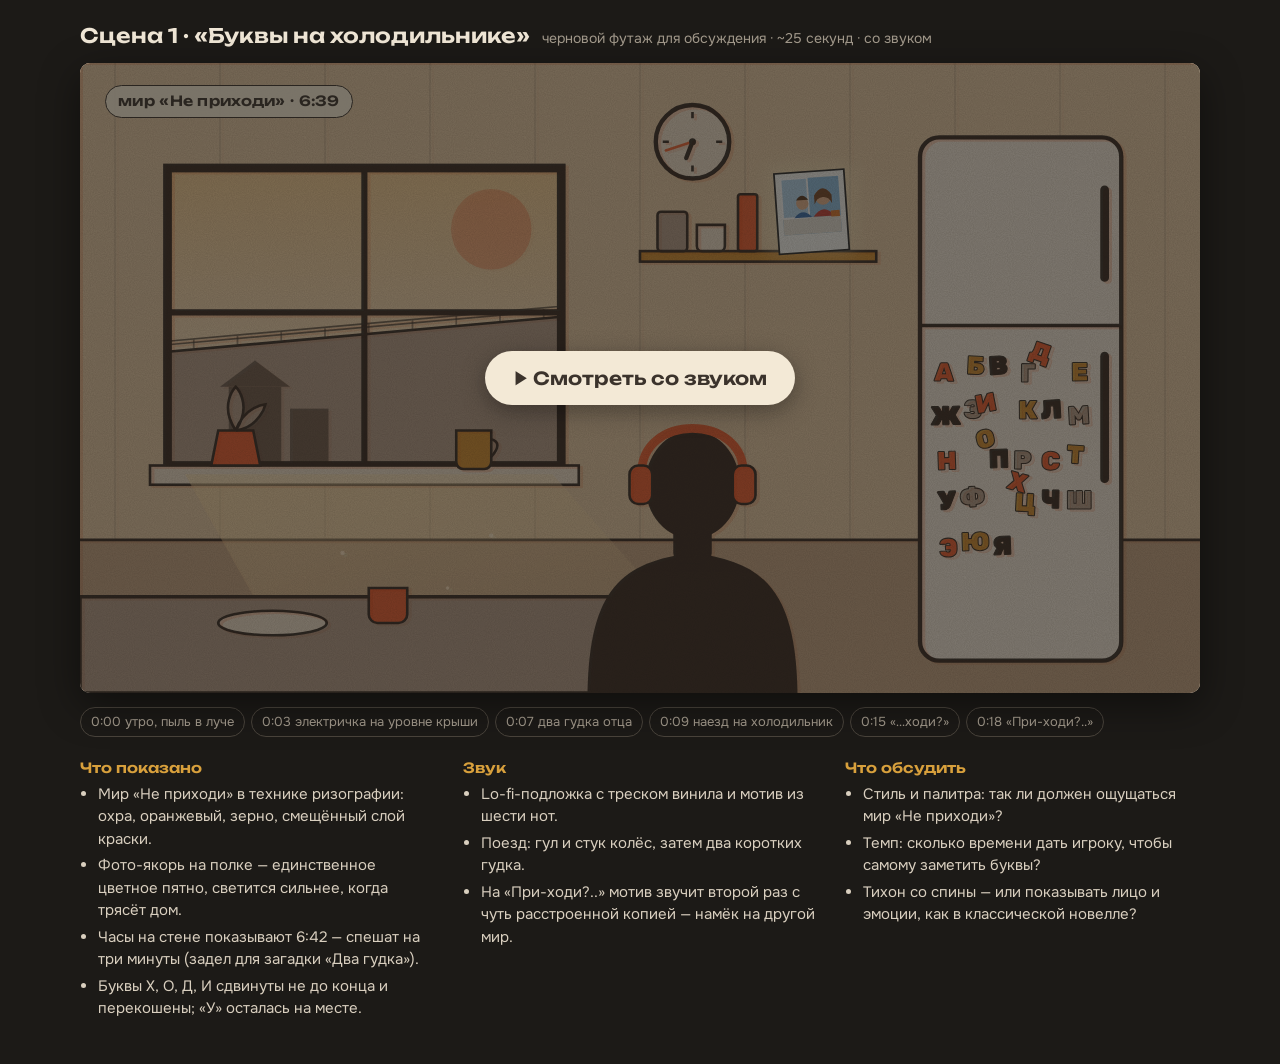
<file: prototype/footage-01.html>
<!DOCTYPE html>
<html lang="ru">
<head>
<meta charset="UTF-8">
<meta name="viewport" content="width=device-width, initial-scale=1.0">
<title>Футаж: сцена 1</title>
<link rel="preconnect" href="https://fonts.googleapis.com">
<link rel="stylesheet" href="https://fonts.googleapis.com/css2?family=Onest:wght@400;600&family=Rubik:wght@700;900&family=Unbounded:wght@600&display=swap">
<style>
  :root {
    --paper: #f3e9d6;
    --ink: #3b332c;
    --ochre: #d8a03c;
    --orange: #f26b3a;
    --grey: #b9ae9e;
    --page: #1c1a17;
    --page-ink: #efe6d6;
    --muted: #a39a8c;
  }
  * { box-sizing: border-box; }
  [hidden] { display: none !important; }
  html, body { margin: 0; }
  body {
    background: var(--page);
    color: var(--page-ink);
    font: 15px/1.5 "Onest", system-ui, sans-serif;
    padding: 24px 16px 40px;
  }
  .wrap { max-width: 1120px; margin: 0 auto; }
  header { display: flex; align-items: baseline; gap: 12px; flex-wrap: wrap; margin-bottom: 14px; }
  header h1 { font: 600 20px/1.2 "Unbounded", system-ui, sans-serif; margin: 0; }
  header span { color: var(--muted); font-size: 14px; }

  /* ---------- Кадр ---------- */
  .frame {
    position: relative;
    aspect-ratio: 16 / 9;
    width: 100%;
    overflow: hidden;
    border-radius: 10px;
    background: var(--paper);
    box-shadow: 0 12px 40px rgba(0, 0, 0, 0.45);
  }
  .frame svg { position: absolute; inset: 0; width: 100%; height: 100%; display: block; }
  .grain {
    position: absolute; inset: 0; pointer-events: none;
    mix-blend-mode: multiply; opacity: 0.55;
    background-image: url("data:image/svg+xml,%3Csvg xmlns='http://www.w3.org/2000/svg' width='220' height='220'%3E%3Cfilter id='n'%3E%3CfeTurbulence type='fractalNoise' baseFrequency='0.95' numOctaves='2' stitchTiles='stitch'/%3E%3CfeColorMatrix values='0 0 0 0 0.23 0 0 0 0 0.2 0 0 0 0 0.17 0 0 0 0.55 0'/%3E%3C/filter%3E%3Crect width='100%25' height='100%25' filter='url(%23n)'/%3E%3C/svg%3E");
  }

  /* Камера и тряска */
  #cam { transition: transform 2.6s cubic-bezier(.6, 0, .2, 1); }
  .zoom #cam { transform: translate(-1290px, -486px) scale(1.8); }
  .shake #shake { animation: shake 0.11s linear infinite; }
  @keyframes shake {
    0% { transform: translate(0, 0); } 25% { transform: translate(2px, -1.5px); }
    50% { transform: translate(-1.5px, 1px); } 75% { transform: translate(1px, 2px); } 100% { transform: translate(0, 0); }
  }
  .shake .cup { animation: clink 0.18s ease-in-out infinite alternate; transform-box: fill-box; transform-origin: 50% 100%; }
  @keyframes clink { from { transform: rotate(-3deg); } to { transform: rotate(3deg); } }

  #train { transform: translateX(-1500px); }
  .train #train { transform: translateX(1600px); transition: transform 4.2s linear; }

  .dust { animation: dust 9s ease-in-out infinite alternate; }
  @keyframes dust { from { transform: translate(0, 0); } to { transform: translate(18px, -26px); } }

  #photo-glow { opacity: 0.35; transition: opacity 1.2s; }
  .train #photo-glow { opacity: 0.9; }

  .moved { transition: filter 0.8s; }
  .reveal .moved { filter: url(#halo); }
  .hint-ring { opacity: 0; transition: opacity 0.8s; }
  .reveal .hint-ring { opacity: 1; animation: pulse 1.6s ease-in-out infinite; }
  @keyframes pulse { 50% { opacity: 0.35; } }

  /* ---------- Надписи поверх кадра ---------- */
  .chip {
    position: absolute; left: 2.2%; top: 3.5%;
    font: 600 clamp(9px, 1.25vw, 14px)/1 "Unbounded", sans-serif;
    color: var(--ink); background: rgba(243, 233, 214, 0.85);
    padding: 0.6em 0.9em; border-radius: 999px; letter-spacing: 0.02em;
    border: 1.5px solid var(--ink);
  }
  .sub {
    position: absolute; left: 50%; bottom: 7%; transform: translateX(-50%);
    font-size: clamp(10px, 1.4vw, 15px); color: var(--ink);
    background: rgba(243, 233, 214, 0.9); padding: 0.3em 0.8em; border-radius: 4px;
    opacity: 0; transition: opacity 0.4s; white-space: nowrap;
  }
  .sub.on { opacity: 1; }

  .dialog {
    position: absolute; left: 6%; right: 6%; bottom: 5%;
    min-height: 21%;
    padding: 2.2% 3% 2.4%;
    background: rgba(250, 246, 238, 0.82);
    backdrop-filter: blur(2px);
    border: 1px solid rgba(59, 51, 44, 0.25);
    color: var(--ink);
    opacity: 0; transform: translateY(8px);
    transition: opacity 0.4s, transform 0.4s;
  }
  .dialog.on { opacity: 1; transform: none; }
  .dialog::before, .dialog::after {
    content: ""; position: absolute; width: 11%; height: 22%;
    background: rgba(216, 160, 60, 0.55); top: -9%;
  }
  .dialog::before { left: -2%; transform: rotate(-8deg); }
  .dialog::after { right: -2%; transform: rotate(7deg); }
  .name {
    font: 600 clamp(9px, 1.25vw, 14px)/1 "Unbounded", sans-serif;
    color: var(--orange); letter-spacing: 0.04em; margin-bottom: 0.6em;
  }
  .line { font-size: clamp(12px, 2vw, 23px); line-height: 1.35; min-height: 1.35em; }
  .line.thought { font-style: italic; color: #6a5d50; }
  .smudge { display: inline-block; filter: blur(0); transition: filter 2.2s, opacity 2.2s; }
  .smudge.bleed { filter: blur(3px); opacity: 0.55; }

  .card {
    position: absolute; inset: 0; display: grid; place-items: center; text-align: center;
    background: rgba(28, 26, 23, 0.92); color: var(--page-ink);
    opacity: 0; transition: opacity 1.2s; pointer-events: none;
  }
  .card.on { opacity: 1; }
  .card b { display: block; font: 600 clamp(16px, 3vw, 34px)/1.2 "Unbounded", sans-serif; margin-bottom: 0.4em; }
  .card small { font-size: clamp(11px, 1.4vw, 15px); color: var(--muted); }

  .start {
    position: absolute; inset: 0; display: grid; place-items: center;
    background: rgba(28, 26, 23, 0.55); border: 0; cursor: pointer; padding: 0;
  }
  .start span {
    font: 600 clamp(12px, 1.8vw, 18px)/1 "Unbounded", sans-serif; color: var(--ink);
    background: var(--paper); padding: 1em 1.6em; border-radius: 999px;
    box-shadow: 0 6px 24px rgba(0, 0, 0, 0.35);
  }
  .start:focus-visible span { outline: 3px solid var(--orange); outline-offset: 3px; }

  /* ---------- Под кадром ---------- */
  .timeline { display: flex; gap: 6px; flex-wrap: wrap; margin: 14px 0 22px; }
  .timeline span {
    font-size: 13px; padding: 4px 10px; border-radius: 999px;
    border: 1px solid #4a443c; color: var(--muted);
  }
  .timeline span.on { border-color: var(--orange); color: var(--page-ink); }
  .notes { display: grid; grid-template-columns: repeat(auto-fit, minmax(260px, 1fr)); gap: 12px 28px; }
  .notes h2 { font: 600 14px/1.3 "Unbounded", sans-serif; margin: 0 0 6px; color: var(--ochre); }
  .notes ul { margin: 0; padding-left: 18px; color: #d9cfbf; }
  .notes li { margin-bottom: 4px; }
</style>
</head>
<body>
<div class="wrap">
  <header>
    <h1>Сцена 1 · «Буквы на холодильнике»</h1>
    <span>черновой футаж для обсуждения · ~25 секунд · со звуком</span>
  </header>

  <div class="frame" id="frame">
    <svg viewBox="0 0 1280 720" role="img" aria-label="Кухня утром. Поезд проходит за окном, камера приближается к холодильнику с магнитными буквами.">
      <defs>
        <!-- Ризография: второй слой краски чуть смещён -->
        <filter id="riso" x="-2%" y="-2%" width="104%" height="104%">
          <feColorMatrix in="SourceGraphic" type="matrix" values="0 0 0 0 0.95  0 0 0 0 0.42  0 0 0 0 0.23  -0.33 -0.33 -0.33 0 1" result="dark"/>
          <feComponentTransfer in="dark" result="orangeLayer"><feFuncA type="linear" slope="0.55"/></feComponentTransfer>
          <feOffset in="orangeLayer" dx="3" dy="2" result="shifted"/>
          <feBlend in="SourceGraphic" in2="shifted" mode="multiply"/>
        </filter>
        <filter id="halo" x="-50%" y="-50%" width="200%" height="200%">
          <feDropShadow dx="0" dy="0" stdDeviation="4" flood-color="#f26b3a" flood-opacity="0.9"/>
        </filter>
        <filter id="glow" x="-40%" y="-40%" width="180%" height="180%">
          <feGaussianBlur stdDeviation="10"/>
        </filter>
        <linearGradient id="sky" x1="0" y1="0" x2="0" y2="1">
          <stop offset="0" stop-color="#f7d9a0"/>
          <stop offset="1" stop-color="#f3e9d6"/>
        </linearGradient>
        <linearGradient id="beam" x1="0" y1="0" x2="1" y2="1">
          <stop offset="0" stop-color="#ffe7b0" stop-opacity="0.55"/>
          <stop offset="1" stop-color="#ffe7b0" stop-opacity="0"/>
        </linearGradient>
        <clipPath id="windowClip"><rect x="100" y="120" width="450" height="340"/></clipPath>
      </defs>

      <g id="cam">
        <g id="shake">
          <g filter="url(#riso)">
            <!-- Стена и пол -->
            <rect width="1280" height="720" fill="#f3e9d6"/>
            <rect x="0" y="0" width="1280" height="545" fill="#ead7b4"/>
            <rect x="0" y="545" width="1280" height="175" fill="#c9b596"/>
            <path d="M0 545H1280" stroke="#3b332c" stroke-width="3"/>
            <g stroke="#3b332c" stroke-opacity="0.12" stroke-width="2">
              <path d="M40 0V545M160 0V545M280 0V545M400 0V545M520 0V545M640 0V545M760 0V545M880 0V545M1000 0V545M1120 0V545M1240 0V545"/>
            </g>

            <!-- Окно: насыпь на уровне крыши -->
            <g clip-path="url(#windowClip)">
              <rect x="100" y="120" width="450" height="340" fill="url(#sky)"/>
              <circle cx="470" cy="190" r="46" fill="#f26b3a" opacity="0.35"/>
              <path d="M100 330 L550 290 L550 460 L100 460Z" fill="#b9ae9e"/>
              <path d="M100 330 L550 290" stroke="#3b332c" stroke-width="3"/>
              <path d="M100 318 L550 278 M100 322 L550 282" stroke="#3b332c" stroke-width="2" opacity="0.7"/>
              <g stroke="#3b332c" stroke-width="2" opacity="0.5">
                <path d="M130 316v10M180 312v10M230 307v10M280 303v10M330 298v10M380 294v10M430 289v10M480 285v10M530 281v10"/>
              </g>
              <g opacity="0.55" fill="#3b332c">
                <rect x="170" y="370" width="60" height="90"/>
                <rect x="240" y="395" width="44" height="65"/>
                <path d="M160 370 L200 340 L240 370Z"/>
              </g>
              <!-- Электричка -->
              <g id="train">
                <g transform="rotate(-5 325 260)">
                  <rect x="-40" y="228" width="560" height="74" rx="10" fill="#3b332c"/>
                  <rect x="-40" y="274" width="560" height="9" fill="#f26b3a"/>
                  <g fill="#f7d9a0" opacity="0.9">
                    <rect x="-10" y="240" width="40" height="24" rx="3"/><rect x="45" y="240" width="40" height="24" rx="3"/>
                    <rect x="100" y="240" width="40" height="24" rx="3"/><rect x="155" y="240" width="40" height="24" rx="3"/>
                    <rect x="210" y="240" width="40" height="24" rx="3"/><rect x="265" y="240" width="40" height="24" rx="3"/>
                    <rect x="320" y="240" width="40" height="24" rx="3"/><rect x="375" y="240" width="40" height="24" rx="3"/>
                    <rect x="430" y="240" width="40" height="24" rx="3"/>
                  </g>
                  <path d="M520 228 q40 6 46 37 v37 h-46z" fill="#3b332c"/>
                  <rect x="-640" y="228" width="580" height="74" rx="10" fill="#3b332c"/>
                  <rect x="-640" y="274" width="580" height="9" fill="#f26b3a"/>
                </g>
              </g>
            </g>
            <rect x="100" y="120" width="450" height="340" fill="none" stroke="#3b332c" stroke-width="10"/>
            <path d="M325 120V460M100 285H550" stroke="#3b332c" stroke-width="7"/>
            <!-- Подоконник -->
            <rect x="80" y="460" width="490" height="22" fill="#f3e9d6" stroke="#3b332c" stroke-width="3"/>
            <g class="cup"><path d="M430 420h40v36a8 8 0 0 1-8 8h-24a8 8 0 0 1-8-8z" fill="#d8a03c" stroke="#3b332c" stroke-width="3"/><path d="M470 430q14 4 0 20" fill="none" stroke="#3b332c" stroke-width="3"/></g>
            <g><path d="M150 460l8-40h40l8 40z" fill="#f26b3a" stroke="#3b332c" stroke-width="3"/><path d="M178 420c-20-30 0-50 0-50s20 20 0 50M178 420c10-28 34-30 34-30s-6 26-34 30" fill="#b9ae9e" stroke="#3b332c" stroke-width="3"/></g>

            <!-- Луч света и пыль -->
            <path d="M120 470 L540 470 L760 720 L260 720Z" fill="url(#beam)"/>
            <g fill="#fff4d6">
              <circle class="dust" cx="300" cy="560" r="2.5"/><circle class="dust" cx="420" cy="600" r="2"/>
              <circle class="dust" cx="360" cy="650" r="3" style="animation-delay:-3s"/><circle class="dust" cx="520" cy="620" r="2" style="animation-delay:-5s"/>
              <circle class="dust" cx="470" cy="540" r="2.5" style="animation-delay:-2s"/>
            </g>

            <!-- Часы: спешат на три минуты -->
            <g transform="translate(700 90)">
              <circle r="42" fill="#f3e9d6" stroke="#3b332c" stroke-width="5"/>
              <g stroke="#3b332c" stroke-width="3"><path d="M0-34v7M0 34v-7M-34 0h7M34 0h-7"/></g>
              <path d="M0 0L0 -20" stroke="#3b332c" stroke-width="5" stroke-linecap="round" transform="rotate(201)"/>
              <path d="M0 0L0 -32" stroke="#f26b3a" stroke-width="3" stroke-linecap="round" transform="rotate(252)"/>
              <circle r="4" fill="#3b332c"/>
            </g>

            <!-- Полка -->
            <rect x="640" y="215" width="270" height="12" fill="#d8a03c" stroke="#3b332c" stroke-width="3"/>
            <g class="cup"><rect x="660" y="170" width="34" height="45" rx="4" fill="#b9ae9e" stroke="#3b332c" stroke-width="3"/></g>
            <g class="cup"><path d="M705 185h32v24a6 6 0 0 1-6 6h-20a6 6 0 0 1-6-6z" fill="#f3e9d6" stroke="#3b332c" stroke-width="3"/></g>
            <rect x="752" y="150" width="22" height="65" rx="3" fill="#f26b3a" stroke="#3b332c" stroke-width="3"/>

            <!-- Холодильник -->
            <rect x="960" y="85" width="230" height="598" rx="22" fill="#f8f1e4" stroke="#3b332c" stroke-width="5"/>
            <path d="M960 300H1190" stroke="#3b332c" stroke-width="4"/>
            <rect x="1166" y="140" width="10" height="110" rx="5" fill="#3b332c"/>
            <rect x="1166" y="330" width="10" height="150" rx="5" fill="#3b332c"/>
            <g id="letters"></g>

            <!-- Стол и чашка на одного -->
            <path d="M0 610 L640 610 L660 720 L0 720Z" fill="#b9ae9e" stroke="#3b332c" stroke-width="4"/>
            <ellipse cx="220" cy="640" rx="62" ry="14" fill="#f3e9d6" stroke="#3b332c" stroke-width="3"/>
            <g class="cup"><path d="M330 600h44v30a10 10 0 0 1-10 10h-24a10 10 0 0 1-10-10z" fill="#f26b3a" stroke="#3b332c" stroke-width="3"/></g>

            <!-- Тихон: чёрная водолазка, большие наушники -->
            <g transform="translate(700 420)">
              <path d="M-120 300 C-118 180 -80 150 0 140 C80 150 118 180 120 300Z" fill="#3b332c"/>
              <rect x="-22" y="96" width="44" height="56" rx="12" fill="#3b332c"/>
              <ellipse cx="0" cy="62" rx="54" ry="62" fill="#3b332c"/>
              <path d="M-58 50 C-60 -20 60 -20 58 50" fill="none" stroke="#f26b3a" stroke-width="10" stroke-linecap="round"/>
              <rect x="-72" y="40" width="26" height="44" rx="10" fill="#f26b3a" stroke="#3b332c" stroke-width="3"/>
              <rect x="46" y="40" width="26" height="44" rx="10" fill="#f26b3a" stroke="#3b332c" stroke-width="3"/>
            </g>
          </g>

          <!-- Фото-якорь: единственная картинка в естественном цвете, без ризографии -->
          <g id="anchor">
            <rect id="photo-glow" x="786" y="116" width="100" height="104" rx="8" fill="#fff6c9" filter="url(#glow)"/>
            <g transform="rotate(-4 836 168)">
              <rect x="796" y="124" width="80" height="92" fill="#fbfbf7" stroke="#2a2a2a" stroke-width="2"/>
              <rect x="803" y="131" width="66" height="64" fill="#8fbfe3"/>
              <rect x="803" y="176" width="66" height="19" fill="#e9e4da"/>
              <rect x="803" y="131" width="30" height="45" fill="#b6d7ef" stroke="#ffffff" stroke-width="2"/>
              <circle cx="826" cy="160" r="7" fill="#e7b48f"/><path d="M816 176q10-12 20 0z" fill="#3a6fb0"/>
              <path d="M819 156q7-10 14 0" fill="#5a3a22"/>
              <circle cx="850" cy="154" r="9" fill="#e7b48f"/><path d="M838 176q12-16 24 0z" fill="#c9433a"/>
              <path d="M840 152q10-16 20 0v10q-3-8-10-8t-10 8z" fill="#7a4a2a"/>
              <rect x="858" y="170" width="10" height="7" fill="#e07a2e"/>
            </g>
          </g>
        </g>
      </g>
    </svg>
    <div class="grain"></div>

    <div class="chip">мир «Не приходи» · 6:39</div>
    <div class="sub" id="sub"></div>
    <div class="dialog" id="dialog">
      <div class="name" id="name">ТИХОН</div>
      <div class="line" id="line"></div>
    </div>
    <div class="card" id="card"><div><b>the_book</b><small>Сцена 1 · «Буквы на холодильнике» · черновой футаж</small></div></div>
    <button class="start" id="start" type="button"><span>▶ Смотреть со звуком</span></button>
  </div>

  <div class="timeline" id="timeline">
    <span data-t="0">0:00 утро, пыль в луче</span>
    <span data-t="3">0:03 электричка на уровне крыши</span>
    <span data-t="7">0:07 два гудка отца</span>
    <span data-t="9">0:09 наезд на холодильник</span>
    <span data-t="15">0:15 «…ходи?»</span>
    <span data-t="18">0:18 «При-ходи?..»</span>
  </div>

  <section class="notes">
    <div>
      <h2>Что показано</h2>
      <ul>
        <li>Мир «Не приходи» в технике ризографии: охра, оранжевый, зерно, смещённый слой краски.</li>
        <li>Фото-якорь на полке — единственное цветное пятно, светится сильнее, когда трясёт дом.</li>
        <li>Часы на стене показывают 6:42 — спешат на три минуты (задел для загадки «Два гудка»).</li>
        <li>Буквы Х, О, Д, И сдвинуты не до конца и перекошены; «У» осталась на месте.</li>
      </ul>
    </div>
    <div>
      <h2>Звук</h2>
      <ul>
        <li>Lo-fi-подложка с треском винила и мотив из шести нот.</li>
        <li>Поезд: гул и стук колёс, затем два коротких гудка.</li>
        <li>На «При-ходи?..» мотив звучит второй раз с чуть расстроенной копией — намёк на другой мир.</li>
      </ul>
    </div>
    <div>
      <h2>Что обсудить</h2>
      <ul>
        <li>Стиль и палитра: так ли должен ощущаться мир «Не приходи»?</li>
        <li>Темп: сколько времени дать игроку, чтобы самому заметить буквы?</li>
        <li>Тихон со спины — или показывать лицо и эмоции, как в классической новелле?</li>
      </ul>
    </div>
  </section>
</div>

<script>
(() => {
  const NS = 'http://www.w3.org/2000/svg';
  const frame = document.getElementById('frame');

  // ---------- Магнитные буквы ----------
  function rng(seed) {
    return () => {
      seed = (seed * 1664525 + 1013904223) >>> 0;
      return seed / 4294967296;
    };
  }
  const r = rng(7);
  const alphabet = 'АБВГДЕЖЗИКЛМНОПРСТУФХЦЧШЭЮЯ';
  const colors = ['#f26b3a', '#d8a03c', '#3b332c', '#b9ae9e'];
  const lettersG = document.getElementById('letters');
  // Буквы, которые двойник попытался выложить в слово «УХОДИ».
  // «У» не сдвинулась совсем, остальные сдвинуты не до конца.
  const moved = { 'Х': [20, -24, 16], 'О': [14, -18, -14], 'Д': [-12, -20, 19], 'И': [-18, -10, -11] };
  [...alphabet].forEach((ch, i) => {
    const col = i % 6;
    const row = Math.floor(i / 6);
    let x = 990 + col * 30 + (r() - 0.5) * 8;
    let y = 360 + row * 50 + (r() - 0.5) * 10;
    let rot = (r() - 0.5) * 8;
    const t = document.createElementNS(NS, 'text');
    if (moved[ch]) {
      const [dx, dy, dr] = moved[ch];
      x += dx; y += dy; rot = dr;
      t.classList.add('moved');
      const ring = document.createElementNS(NS, 'circle');
      ring.setAttribute('cx', x); ring.setAttribute('cy', y - 10);
      ring.setAttribute('r', 21);
      ring.setAttribute('fill', 'none'); ring.setAttribute('stroke', '#f26b3a');
      ring.setAttribute('stroke-width', '2'); ring.setAttribute('stroke-dasharray', '4 4');
      ring.classList.add('hint-ring');
      lettersG.append(ring);
    }
    t.textContent = ch;
    t.setAttribute('x', x);
    t.setAttribute('y', y);
    t.setAttribute('text-anchor', 'middle');
    t.setAttribute('transform', `rotate(${rot.toFixed(1)} ${x.toFixed(1)} ${(y - 10).toFixed(1)})`);
    t.setAttribute('font-family', 'Rubik, Arial Black, sans-serif');
    t.setAttribute('font-weight', '900');
    t.setAttribute('font-size', '30');
    t.setAttribute('fill', colors[i % colors.length]);
    t.setAttribute('stroke', '#3b332c');
    t.setAttribute('stroke-width', '1.2');
    lettersG.append(t);
  });

  // ---------- Звук (синтез в браузере, без файлов) ----------
  let ac = null;
  const midi = (n) => 440 * 2 ** ((n - 69) / 12);

  function noiseBuffer(seconds, brown) {
    const b = ac.createBuffer(1, ac.sampleRate * seconds, ac.sampleRate);
    const d = b.getChannelData(0);
    let last = 0;
    for (let i = 0; i < d.length; i++) {
      const w = Math.random() * 2 - 1;
      if (brown) { last = (last + 0.02 * w) / 1.02; d[i] = last * 3.5; } else d[i] = w;
    }
    return b;
  }

  function audio(master) {
    const now = ac.currentTime + 0.05;

    // Треск винила
    const crackle = ac.createBuffer(1, ac.sampleRate * 2, ac.sampleRate);
    const cd = crackle.getChannelData(0);
    for (let i = 0; i < cd.length; i++) cd[i] = Math.random() < 0.0009 ? (Math.random() * 2 - 1) : 0;
    const cs = ac.createBufferSource(); cs.buffer = crackle; cs.loop = true;
    const cg = ac.createGain(); cg.gain.value = 0.18;
    cs.connect(cg).connect(master); cs.start(now); cs.stop(now + 25);

    // Lo-fi-подложка: два аккорда
    const chords = [[52, 56, 59, 63], [49, 52, 56, 61]];
    for (let k = 0; k < 6; k++) {
      const chord = chords[k % 2];
      const t0 = now + k * 4;
      chord.forEach((n) => {
        const o = ac.createOscillator(); o.type = 'triangle'; o.frequency.value = midi(n);
        o.detune.value = (Math.random() - 0.5) * 12;
        const f = ac.createBiquadFilter(); f.type = 'lowpass'; f.frequency.value = 900;
        const g = ac.createGain();
        g.gain.setValueAtTime(0, t0);
        g.gain.linearRampToValueAtTime(0.045, t0 + 1.2);
        g.gain.linearRampToValueAtTime(0.0001, t0 + 4.2);
        o.connect(f).connect(g).connect(master); o.start(t0); o.stop(t0 + 4.3);
      });
    }

    // Мотив из шести нот
    function motif(t0, detune) {
      [76, 79, 83, 81, 79, 76].forEach((n, i) => {
        [0, detune].forEach((dt, layer) => {
          if (layer && !dt) return;
          const o = ac.createOscillator(); o.type = 'sine'; o.frequency.value = midi(n); o.detune.value = dt;
          const g = ac.createGain();
          const t = t0 + i * 0.42;
          g.gain.setValueAtTime(0, t);
          g.gain.linearRampToValueAtTime(layer ? 0.05 : 0.09, t + 0.02);
          g.gain.exponentialRampToValueAtTime(0.0001, t + 1.3);
          o.connect(g).connect(master); o.start(t); o.stop(t + 1.4);
        });
      });
    }
    motif(now + 0.8, 0);
    motif(now + 18.2, 38);

    // Поезд: гул и стук колёс
    const rum = ac.createBufferSource(); rum.buffer = noiseBuffer(6, true);
    const rf = ac.createBiquadFilter(); rf.type = 'lowpass'; rf.frequency.value = 260;
    const rg = ac.createGain();
    rg.gain.setValueAtTime(0, now + 2.6);
    rg.gain.linearRampToValueAtTime(0.9, now + 4.2);
    rg.gain.linearRampToValueAtTime(0.8, now + 6.6);
    rg.gain.linearRampToValueAtTime(0, now + 8.6);
    rum.connect(rf).connect(rg).connect(master); rum.start(now + 2.6); rum.stop(now + 8.8);

    const white = noiseBuffer(0.2, false);
    for (let t = 3.2; t < 8.2; t += 0.62) {
      [0, 0.13].forEach((off) => {
        const s = ac.createBufferSource(); s.buffer = white;
        const bp = ac.createBiquadFilter(); bp.type = 'bandpass'; bp.frequency.value = 1800; bp.Q.value = 2;
        const g = ac.createGain();
        const tt = now + t + off;
        const level = 0.35 * Math.sin(Math.PI * (t - 3) / 5.4);
        g.gain.setValueAtTime(level, tt); g.gain.exponentialRampToValueAtTime(0.0001, tt + 0.07);
        s.connect(bp).connect(g).connect(master); s.start(tt); s.stop(tt + 0.08);
      });
    }

    // Два гудка
    [7.2, 7.85].forEach((t) => {
      [311.1, 392].forEach((fq) => {
        const o = ac.createOscillator(); o.type = 'sawtooth'; o.frequency.value = fq;
        const f = ac.createBiquadFilter(); f.type = 'lowpass'; f.frequency.value = 1600;
        const g = ac.createGain();
        g.gain.setValueAtTime(0, now + t);
        g.gain.linearRampToValueAtTime(0.09, now + t + 0.04);
        g.gain.setValueAtTime(0.09, now + t + 0.34);
        g.gain.linearRampToValueAtTime(0, now + t + 0.42);
        o.connect(f).connect(g).connect(master); o.start(now + t); o.stop(now + t + 0.45);
      });
    });
  }

  // ---------- Таймлайн ----------
  const sub = document.getElementById('sub');
  const dialog = document.getElementById('dialog');
  const line = document.getElementById('line');
  const card = document.getElementById('card');
  const start = document.getElementById('start');
  const chips = [...document.querySelectorAll('#timeline span')];
  let timers = [];
  let typing = null;

  const at = (s, fn) => timers.push(setTimeout(fn, s * 1000));
  const subtitle = (text) => { sub.textContent = text; sub.classList.toggle('on', !!text); };

  function say(html, { thought = false } = {}) {
    dialog.classList.add('on');
    line.classList.toggle('thought', thought);
    clearInterval(typing);
    const tmp = document.createElement('div');
    tmp.innerHTML = html;
    const full = tmp.textContent;
    let i = 0;
    line.textContent = '';
    typing = setInterval(() => {
      i++;
      line.textContent = full.slice(0, i);
      if (i >= full.length) { clearInterval(typing); line.innerHTML = html; }
    }, 38);
  }

  function reset() {
    timers.forEach(clearTimeout); timers = [];
    clearInterval(typing);
    frame.className = 'frame';
    subtitle('');
    dialog.classList.remove('on');
    card.classList.remove('on');
    line.textContent = '';
    chips.forEach((c) => c.classList.remove('on'));
  }

  function mark(t) { chips.forEach((c) => c.classList.toggle('on', Number(c.dataset.t) === t)); }

  function play() {
    reset();
    try {
      if (ac) ac.close();
      ac = new (window.AudioContext || window.webkitAudioContext)();
      const master = ac.createGain(); master.gain.value = 0.8; master.connect(ac.destination);
      audio(master);
    } catch (e) {
      ac = null; // без звука тоже работает
    }
    start.hidden = true;
    mark(0);
    at(3, () => { mark(3); frame.classList.add('train', 'shake'); subtitle('[гудит электричка, звенят чашки]'); });
    at(7.1, () => { mark(7); subtitle('[два коротких гудка]'); });
    at(8.4, () => { frame.classList.remove('shake'); subtitle(''); });
    at(9, () => { mark(9); frame.classList.add('zoom'); });
    at(10.6, () => say('Опять поезд всё растряс…'));
    at(12.8, () => { say('Нет. Буквы не упали. Их кто-то сдвинул.'); frame.classList.add('reveal'); });
    at(15.4, () => { mark(15); say('…ходи?'); });
    at(18, () => { mark(18); say('<span class="smudge" id="pri">При</span>-ходи?..', { thought: true }); });
    at(19.6, () => document.getElementById('pri')?.classList.add('bleed'));
    at(22.5, () => { dialog.classList.remove('on'); card.classList.add('on'); });
    at(25.5, () => { start.hidden = false; start.querySelector('span').textContent = '↻ Посмотреть ещё раз'; });
  }

  start.addEventListener('click', play);
})();
</script>
</body>
</html>
</file>
<file: src/ui/style.css>
/* ================= Основа ================= */
:root {
  --np-name: #ffffff;
  --np-text: #f3b53f;
  --p-name-bg: #ff8ab8;
  --p-box: rgba(28, 20, 64, 0.8);
  --accent: #f3b53f;
  --ui-bg: rgba(14, 12, 10, 0.92);
  --ui-line: rgba(255, 255, 255, 0.14);
  --ui-text: #efe6d6;
  --ui-muted: #a39a8c;
}

* { box-sizing: border-box; }
html, body { margin: 0; height: 100%; background: #000; overflow: hidden; }
body { font-family: "Onest", system-ui, sans-serif; color: var(--ui-text); }
button { font: inherit; color: inherit; }
[hidden] { display: none !important; }

.game {
  position: fixed;
  inset: 0;
  display: grid;
  place-items: center;
  background: #000;
}

.stage {
  position: relative;
  width: min(100vw, calc(100vh * 16 / 9));
  aspect-ratio: 16 / 9;
  overflow: hidden;
  background: #000;
  container-type: inline-size;
  user-select: none;
}

/* ================= Картинка и камера ================= */
.view, .layer { position: absolute; inset: 0; }
.layer svg { width: 100%; height: 100%; display: block; }
.layer { opacity: 0; transition: opacity 1.2s ease; }
.layer.in { opacity: 1; }
.layer.enter-morph { filter: blur(18px) saturate(0.2) brightness(1.6); transition-property: opacity, filter; }
.layer.enter-morph.in { filter: none; }
.layer.leave { opacity: 0; }
.layer.leave-morph { opacity: 0; filter: blur(18px) hue-rotate(70deg) saturate(2) brightness(1.4); transition-property: opacity, filter; }

/* «Дыхание» кадра: камера никогда не стоит мёртво */
.layer svg { animation: drift 26s ease-in-out infinite alternate; transform-origin: 50% 50%; }
@keyframes drift {
  from { transform: scale(1.035) translate(-0.5%, 0.3%); }
  to { transform: scale(1.06) translate(0.5%, -0.3%); }
}
.no-motion .layer svg { animation: none; transform: scale(1.02); }

.view.shake { animation: shake 0.11s linear infinite; }
@keyframes shake {
  0% { transform: translate(0, 0); }
  25% { transform: translate(0.18cqw, -0.12cqw); }
  50% { transform: translate(-0.12cqw, 0.1cqw); }
  75% { transform: translate(0.1cqw, 0.16cqw); }
  100% { transform: translate(0, 0); }
}

.fader {
  position: absolute; inset: 0; background: #000; opacity: 0;
  pointer-events: none; transition: opacity 1s ease;
}
.fader.on { opacity: 1; }

/* Зерно и виньетка: сильнее в реалистичном мире */
.fx { position: absolute; inset: 0; pointer-events: none; }
.grain {
  background-image: var(--grain);
  background-size: 256px;
  mix-blend-mode: overlay;
  opacity: 0.55;
  animation: grain 0.5s steps(4) infinite;
}
@keyframes grain {
  0% { background-position: 0 0; } 25% { background-position: -60px 40px; }
  50% { background-position: 80px -30px; } 75% { background-position: -30px -70px; }
}
.vignette { background: radial-gradient(ellipse at 50% 48%, transparent 55%, rgba(0, 0, 0, 0.75) 100%); }
.scrim { background: linear-gradient(to top, rgba(0, 0, 0, 0.72) 0%, rgba(0, 0, 0, 0.35) 18%, transparent 36%); opacity: 0; transition: opacity 0.6s; }
[data-world="np"] .scrim { opacity: 1; }
[data-world="p"] .grain { opacity: 0.12; }
[data-world="p"] .vignette { opacity: 0.45; }
.at-title .grain { opacity: 0.35; }

/* ================= Анимации внутри сцен ================= */
.twinkle { animation: twinkle 3.5s ease-in-out infinite; }
@keyframes twinkle { 50% { opacity: 0.15; } }
.signal { animation: signal 2.4s steps(2) infinite; }
@keyframes signal { 50% { opacity: 0.2; } }
.blink { animation: signal 1.2s steps(2) infinite; }
.flicker { animation: flicker 7s ease-in-out infinite; }
@keyframes flicker { 0%, 100% { opacity: 1; } 47% { opacity: 1; } 48% { opacity: 0.8; } 50% { opacity: 0.95; } 70% { opacity: 0.9; } }
.dust { animation: dust 12s ease-in-out infinite alternate; }
@keyframes dust { from { transform: translate(0, 0); } to { transform: translate(24px, -40px); } }
.sway { animation: sway 9s ease-in-out infinite alternate; }
@keyframes sway { from { transform: skewX(-1.2deg); } to { transform: skewX(1.5deg); } }
.wave { transform-box: fill-box; transform-origin: center; animation: wave 0.9s ease-in-out infinite alternate; }
@keyframes wave { from { transform: scaleY(0.25); } to { transform: scaleY(1); } }
.steam { transform-box: fill-box; transform-origin: bottom center; animation: steam 3.3s ease-out infinite; }
@keyframes steam { 0% { transform: translateY(10px) scale(0.6); opacity: 0; } 30% { opacity: 0.5; } 100% { transform: translateY(-50px) scale(1.2); opacity: 0; } }
.second { animation: tick 60s steps(60) infinite; }
@keyframes tick { to { transform: rotate(360deg); } }
.rain { animation: rain 0.55s linear infinite; }
@keyframes rain { from { transform: translateY(0); } to { transform: translateY(260px); } }

.train { transform: translateX(-900px); }
.train.go { animation: train 5.2s linear forwards; }
@keyframes train { from { transform: translateX(-900px); } to { transform: translateX(900px); } }
.trainlight { opacity: 0; }
.trainlight.go { animation: trainlight 5.2s linear forwards; }
@keyframes trainlight {
  0% { opacity: 0; transform: translateX(-500px); }
  20% { opacity: 1; }
  80% { opacity: 1; }
  100% { opacity: 0; transform: translateX(900px); }
}

/* фоны-картинки: утро — та же картинка, светлее и теплее */
.bg-morning { filter: brightness(1.35) sepia(0.25) saturate(1.1) contrast(0.95); }
.bg-evening { filter: brightness(1.12) sepia(0.12) saturate(1.05); }

/* Состояние мира на сцене (классы от главы) */
.note-b, .bg-nobook, .bg-book, .bg-book-any { display: none; }
/* ночная кухня П с двойником: до «УХОДИ» буквы вразнобой, после — ряд внизу дверцы */
.pw-row { display: none; }
.uhodi-on .pw-row { display: inline; }
.uhodi-on .pw-home { display: none; }
.book-on-sill .bg-book, .book-on-sill .bg-book-any { display: inline; }
/* мир «Приходи», глава 5: Вера в дверях, открытая хлебница, подсказка в книге */
.bg-nolamp, .bg-open-empty, .bg-vera, .bg-open, .w-hint, .w-ask, .w-4r, .wp-4r, .w-p7, .w-x8, .w-8a, .w-8b, .w-9, .wp-reply, .wp-m2, .anchor-ne { display: none; }
.lamp-taken .bg-nolamp, .bread-empty .bg-open-empty, .w-4r-on .w-4r, .wp-4r-on .wp-4r, .vera-here .bg-vera, .bread-open .bg-open, .w-hint-on .w-hint, .w-hint-on .w-ask, .w-ask-on .w-ask, .w-p7-on .w-p7,
.w-x8-on .w-x8, .w-8a-on .w-8a, .w-8b-on .w-8b, .w-9-on .w-9, .wp-reply-on .wp-reply, .wp-m2-on .wp-m2, .ne-written .anchor-ne { display: inline; }
/* глава 7: записка под ультрафиолетом — проступает «Не» */
.note-uv, .uv-word { display: none; }
.uv-on .note-uv { display: inline; }
.uv-on .note-day { display: none; }
.uv-on .uv-word { display: inline; animation: reveal 5s ease-out; }
/* книгу сдвинули в другом мире: на общем плане повёрнута и съехала, на крупном — другой кадр */
.bg-book-shifted { display: none; }
.book-on-sill.book-shifted .bg-book { display: none; }
.book-on-sill.book-shifted .bg-book-shifted { display: inline; }
.book-taken .bg-nobook { display: inline; }
/* УФ-лампа Веры включена (позже по сюжету) */
.bg-uv { display: none !important; }
.uv-on .bg-uv:not(.bg-nobook), .uv-on.book-taken .bg-uv.bg-nobook { display: inline !important; }
/* комната Веры ночью (глава 3): ночные кадры поверх дневных */
.bg-vnight { display: none !important; }
.vera-night .bg-vnight:not(.bg-nobook), .vera-night.book-taken .bg-vnight.bg-nobook { display: inline !important; }
/* записи на полях книги (глава 3) */
.w-pencil, .w-faint, .w-lemon, .w-burn, .w-reply, .w-m2 { display: none; }
.w-pencil-on .w-pencil, .w-faint-on .w-faint, .w-lemon-on .w-lemon, .w-burn-on .w-burn, .w-reply-on .w-reply, .w-m2-on .w-m2 { display: inline; }
.w-burn-on .w-lemon { display: none; }
.w-burn-on .w-pencil { opacity: 0.3; }
.w-reply-on .w-reply { animation: reveal 4s ease-out; }
@keyframes reveal { from { opacity: 0; } }
.note-shift .note-a { display: none; }
.note-shift .note-b { display: inline; }
.frag.found rect { stroke: #ffcf7a; stroke-width: 4px; }
.miri-ring { opacity: 0.45; }
.miri-listen .miri-ring { animation: miri 1.6s ease-in-out infinite; }
@keyframes miri { 50% { opacity: 1; stroke-width: 4px; } }
/* бра в коридоре мигает, пока идёт поезд */
.sconce-off { opacity: 0; }
.blink-go .sconce-off { animation: sconce-off 5.2s steps(1, end); }
@keyframes sconce-off { 0% { opacity: 0; } 12% { opacity: 1; } 15% { opacity: 0; } 30% { opacity: 1; } 34% { opacity: 0.3; } 38% { opacity: 1; } 52% { opacity: 0; } 61% { opacity: 1; } 64% { opacity: 0; } 80% { opacity: 0.8; } 83% { opacity: 0; } }
.blink-go circle.flicker { animation: sconce-glow 5.2s steps(1, end); }
@keyframes sconce-glow { 0% { opacity: 1; } 12% { opacity: 0; } 15% { opacity: 1; } 30% { opacity: 0; } 34% { opacity: 0.7; } 38% { opacity: 0; } 52% { opacity: 1; } 61% { opacity: 0; } 64% { opacity: 1; } 80% { opacity: 0.2; } 83% { opacity: 1; } }
/* семафор за окном: ровный красный, иногда ~20 с зелёный (цикл 75 с) */
.sem-red { animation: sem-breathe 4.5s ease-in-out infinite alternate; }
@keyframes sem-breathe { from { opacity: 0.55; } to { opacity: 1; } }
.photoglow { opacity: 0.35; transition: opacity 1.4s ease; }
.photoglow.on { opacity: 1; }
.rattle { transform-box: fill-box; transform-origin: 50% 100%; animation: rattle 0.16s ease-in-out infinite alternate; }
@keyframes rattle { from { transform: rotate(-2.5deg); } to { transform: rotate(2.5deg); } }

/* Буквы на холодильнике */
.mag.found text { stroke: #fff6c9; stroke-width: 2.5px; filter: drop-shadow(0 0 5px #ffcf7a); }

/* ================= Диалог ================= */
.dialog {
  position: absolute;
  opacity: 0;
  transform: translateY(0.6cqw);
  transition: opacity 0.35s, transform 0.35s;
  pointer-events: none;
}
.dialog.on { opacity: 1; transform: none; }
.d-text i { font-style: inherit; opacity: 0; transition: opacity 0.12s; }
.d-text i.on { opacity: 1; }
.smudge { display: inline-block; filter: blur(0.12cqw); opacity: 0.6; }
.d-next { position: absolute; opacity: 0; transition: opacity 0.3s; }
.dialog.done .d-next { opacity: 1; animation: nextblink 1.8s ease-in-out infinite; }
@keyframes nextblink { 50% { opacity: 0.55; transform: translateY(0.2cqw); } }

/* Мир «Не приходи»: субтитры как в кино */
[data-world="np"] .dialog {
  left: 8%; right: 8%; bottom: 5.5%;
  text-align: center;
  font-family: "Oswald", "Arial Narrow", sans-serif;
  text-shadow: 0 0.12cqw 0.5cqw rgba(0, 0, 0, 0.9);
}
[data-world="np"] .d-name { font-weight: 600; font-size: 2.5cqw; color: var(--np-name); line-height: 1.1; }
[data-world="np"] .d-text { font-weight: 500; font-size: 2cqw; color: var(--np-text); line-height: 1.3; min-height: 2.6em; }
[data-world="np"] .dialog[data-kind="think"] .d-text { color: #e8dcc2; font-style: italic; }
[data-world="np"] .dialog[data-kind="think"] .d-name::after { content: " · мысленно"; font-weight: 500; font-size: 0.6em; color: #b9ad97; }
[data-world="np"] .dialog[data-kind="narr"] .d-text { color: #efe6d6; font-family: "Onest", sans-serif; font-weight: 400; font-size: 1.7cqw; font-style: italic; }
[data-world="np"] .d-next { right: 0; bottom: 0; color: var(--np-text); font-size: 1.6cqw; }

/* Мир «Приходи»: окно диалога как в аниме-новелле */
[data-world="p"] .dialog {
  /* над быстрым меню, а не поверх него */
  left: 8%; right: 8%; bottom: 6.2%;
  min-height: 17%;
  padding: 2.3cqw 3cqw 1.8cqw;
  background: linear-gradient(180deg, rgba(44, 30, 86, 0.84) 0%, rgba(24, 16, 54, 0.88) 100%);
  border: 0.1cqw solid rgba(255, 214, 236, 0.22);
  border-radius: 1.4cqw;
  box-shadow: 0 0.8cqw 2.6cqw rgba(10, 5, 40, 0.45), inset 0 0.1cqw 0 rgba(255, 255, 255, 0.14), inset 0 0 1.6cqw rgba(255, 138, 184, 0.08);
  font-family: "Onest", sans-serif;
  backdrop-filter: blur(4px);
}
[data-world="p"] .d-name {
  position: absolute; top: -1.4cqw; left: 3cqw;
  background: var(--p-name-bg); color: #2a1440;
  font-family: "Unbounded", sans-serif; font-weight: 700; font-size: 1.35cqw;
  padding: 0.55cqw 1.6cqw; border-radius: 999px;
  box-shadow: 0 0.3cqw 0.9cqw rgba(0, 0, 0, 0.3);
}
[data-world="p"] .d-text { color: #fff; font-size: 1.8cqw; line-height: 1.45; }
[data-world="p"] .dialog[data-kind="think"] .d-text { color: #cfc6ff; font-style: italic; }
[data-world="p"] .dialog[data-kind="narr"] .d-text { color: #e8e2ff; font-style: italic; }
[data-world="p"] .d-next { right: 2cqw; bottom: 1.2cqw; color: var(--p-name-bg); font-size: 1.5cqw; }

.caption {
  position: absolute; top: 4.5%; left: 50%; transform: translateX(-50%);
  font-size: 1.25cqw; color: rgba(255, 255, 255, 0.85);
  background: rgba(0, 0, 0, 0.45); padding: 0.3cqw 0.9cqw; border-radius: 0.4cqw;
  opacity: 0; transition: opacity 0.4s; pointer-events: none; white-space: nowrap;
}
.caption.on { opacity: 1; }

.card {
  position: absolute; inset: 0; display: flex; flex-direction: column; align-items: center; justify-content: center;
  background: rgba(0, 0, 0, 0.55); opacity: 0; transition: opacity 0.8s; pointer-events: none; text-align: center;
}
.card.on { opacity: 1; }
.card-title { font-family: "Unbounded", sans-serif; font-weight: 700; font-size: 4cqw; letter-spacing: 0.04em; color: #fff; }
.card-sub { margin-top: 0.8cqw; font-size: 1.5cqw; color: rgba(255, 255, 255, 0.75); letter-spacing: 0.08em; text-transform: uppercase; }
[data-world="p"] .card-title { color: #ffd1e6; text-shadow: 0 0 2cqw rgba(255, 138, 184, 0.6); }
/* титр сам подсказывает мир — без слов: тёплый розовый («Приходи») или холодный стальной («Не приходи») */
.card[data-w="p"] .card-title { color: #ffd1e6; text-shadow: 0 0 2cqw rgba(255, 138, 184, 0.6); }
.card[data-w="np"] .card-title { color: #e4edf5; text-shadow: 0 0 2cqw rgba(140, 175, 210, 0.45); }

/* ================= Загадки ================= */
.banner {
  position: absolute; top: 4%; left: 50%; transform: translate(-50%, -1cqw);
  display: flex; align-items: center; gap: 1.2cqw;
  background: rgba(10, 8, 6, 0.8); border: 0.1cqw solid rgba(243, 181, 63, 0.5);
  padding: 0.8cqw 0.8cqw 0.8cqw 1.6cqw; border-radius: 999px;
  font-size: 1.35cqw; opacity: 0; pointer-events: none; transition: opacity 0.4s, transform 0.4s;
}
.banner.on { opacity: 1; transform: translate(-50%, 0); pointer-events: auto; }
.banner button {
  background: var(--accent); color: #1d160c; border: 0; border-radius: 999px;
  padding: 0.5cqw 1.2cqw; font-weight: 600; cursor: pointer; font-size: 1.15cqw;
}
/* Мысль героя рядом с предметом */
.pop {
  position: absolute; left: 50%; top: 22%; z-index: 5;
  transform: translate(-50%, -100%);
  width: max-content; max-width: 40%; text-align: center;
  padding: 0.7cqw 1.2cqw; border-radius: 0.8cqw;
  font-size: 1.35cqw; line-height: 1.4; font-style: italic;
  opacity: 0; transition: opacity 0.3s; pointer-events: none;
}
.pop.below { transform: translate(-50%, 0); }
.pop.on { opacity: 1; animation: popin 0.3s ease; }
@keyframes popin { from { margin-top: 0.6cqw; } }
[data-world="np"] .pop {
  font-family: "Oswald", sans-serif; font-size: 1.6cqw; color: #f3e6c8;
  background: rgba(12, 9, 6, 0.72); border: 0.1cqw solid rgba(243, 181, 63, 0.35);
}
[data-world="p"] .pop {
  font-family: "Onest", sans-serif; color: #fff;
  background: rgba(28, 20, 64, 0.85); border: 0.15cqw solid rgba(255, 138, 184, 0.6);
}

/* Активные зоны: видимы только при наведении */
.hs { pointer-events: none; }
.hs.active { pointer-events: all; cursor: pointer; }
/* Наведение: сам предмет не трогаем — вокруг него мягко темнеет (фокус), край растушёван */
.hs-shape { fill: transparent; stroke: none; }
.hs-dim { pointer-events: none; fill: #07060c; opacity: 0; transition: opacity 0.5s ease; }
[data-world="p"] .hs-dim { fill: #1a0a22; }
.hs.active[data-group="look"]:hover .hs-dim, .hs.active:focus-visible .hs-dim { opacity: 0.4; }
.hs:focus { outline: none; }
/* мелкие детали загадок (буквы, обрывки) — фокус чуть плотнее, чтобы деталь читалась */
.hs.active[data-group="letters"]:hover .hs-dim,
.hs.active[data-group="frags"]:hover .hs-dim { opacity: 0.46; transition-duration: 0.25s; }

/* Подпись предмета: в мире НП — как титр в кино, в мире П — розовая плашка */
.hs-label {
  position: absolute; z-index: 6; transform: translate(1.4cqw, 1.1cqw);
  font-family: "Oswald", "Arial Narrow", sans-serif; font-size: 1.1cqw; letter-spacing: 0.16em; text-transform: uppercase;
  color: #f3dfb8; text-shadow: 0 0 0.6cqw rgba(0, 0, 0, 0.9), 0 0.1cqw 0.2cqw #000;
  padding: 0.1cqw 0 0.2cqw; border-bottom: 0.08cqw solid rgba(243, 197, 138, 0.6);
  opacity: 0; transition: opacity 0.25s, transform 0.25s; pointer-events: none; white-space: nowrap;
}
.hs-label.on { opacity: 1; transform: translate(1.4cqw, 0.8cqw); }
[data-world="p"] .hs-label {
  font-family: "Unbounded", sans-serif; font-size: 0.95cqw; letter-spacing: 0.05em; font-weight: 600;
  color: #2a1440; text-shadow: none; background: rgba(255, 170, 210, 0.92);
  padding: 0.25cqw 0.8cqw; border: 0; border-radius: 999px; box-shadow: 0 0.2cqw 0.8cqw rgba(60, 20, 90, 0.4);
}
.no-hover .hs-label { display: none; }
/* Буквы в мире НП: пока их не сдвинули, видны «на месте»; сдвинутые и следы — после (закон 3) */
.mag.moved { display: none; }
.letters-moved .mag.moved { display: inline; }
.letters-moved .mag.at-home { display: none; }

/* Панель мест: свободно ходить между комнатами */
.nav {
  position: absolute; left: 1.2cqw; bottom: 0.9cqw; display: flex; gap: 0.4cqw; z-index: 4;
  opacity: 0; pointer-events: none; transition: opacity 0.3s;
}
.exploring .nav { opacity: 1; pointer-events: auto; }
.in-beat .nav { opacity: 0; pointer-events: none; }
.nav button {
  font-size: 1.05cqw; letter-spacing: 0.05em; text-transform: uppercase; cursor: pointer;
  padding: 0.45cqw 1cqw; border-radius: 999px; border: 0.1cqw solid rgba(255, 255, 255, 0.25);
  background: rgba(0, 0, 0, 0.45); color: rgba(255, 255, 255, 0.85);
}
.nav button:hover { background: rgba(0, 0, 0, 0.7); color: #fff; }
.nav button[aria-current="true"] { border-color: var(--accent); color: var(--accent); cursor: default; }
[data-world="p"] .nav button[aria-current="true"] { border-color: var(--p-name-bg); color: var(--p-name-bg); }

.back {
  position: absolute; left: 1.2cqw; top: 1.2cqw; z-index: 4; cursor: pointer;
  font-size: 1.1cqw; padding: 0.45cqw 1cqw; border-radius: 999px;
  border: 0.1cqw solid rgba(255, 255, 255, 0.3); background: rgba(0, 0, 0, 0.55); color: #fff;
  opacity: 0; pointer-events: none; transition: opacity 0.3s;
}
.back.on { opacity: 1; pointer-events: auto; }
.in-beat .back { opacity: 0 !important; pointer-events: none; }

.hint {
  position: absolute; left: 50%; bottom: 6%; transform: translateX(-50%); z-index: 4;
  max-width: 60%; text-align: center; font-size: 1.25cqw; line-height: 1.4;
  padding: 0.7cqw 1.4cqw; border-radius: 0.8cqw;
  background: rgba(243, 181, 63, 0.92); color: #1d160c;
  opacity: 0; pointer-events: none; transition: opacity 0.5s;
}
.hint.on { opacity: 1; }

/* Выбор игрока: две-три строки, как реплики героя */
.choice {
  position: absolute; left: 50%; bottom: 14%; transform: translateX(-50%); z-index: 7;
  display: flex; flex-direction: column; gap: 0.7cqw; min-width: 30%;
  opacity: 0; pointer-events: none; transition: opacity 0.4s;
}
.choice.on { opacity: 1; pointer-events: auto; }
.choice button {
  font-family: "Oswald", sans-serif; font-size: 1.6cqw; letter-spacing: 0.08em; text-transform: uppercase;
  color: #f3dfb8; background: rgba(0, 0, 0, 0.6); border: 0; border-bottom: 0.1cqw solid rgba(243, 197, 138, 0.5);
  padding: 0.7cqw 2cqw; cursor: pointer; transition: background 0.3s, color 0.3s;
}
.choice button:hover { background: rgba(243, 181, 63, 0.25); color: #fff; }
/* мир «Не приходи»: строка как титр — полупрозрачная полоса, гаснущая к краям, линия под текстом растёт при наведении */
[data-world="np"] .choice button {
  position: relative; border: 0;
  background: linear-gradient(90deg, transparent, rgba(8, 6, 4, 0.78) 18%, rgba(8, 6, 4, 0.78) 82%, transparent);
  text-shadow: 0 0.1cqw 0.4cqw rgba(0, 0, 0, 0.9);
}
[data-world="np"] .choice button::after {
  content: ""; position: absolute; left: 50%; bottom: 0.35cqw; height: 0.1cqw; width: 18%;
  background: rgba(243, 197, 138, 0.6); transform: translateX(-50%); transition: width 0.35s ease, background 0.35s;
}
[data-world="np"] .choice button:hover { background: linear-gradient(90deg, transparent, rgba(40, 26, 8, 0.85) 18%, rgba(40, 26, 8, 0.85) 82%, transparent); }
[data-world="np"] .choice button:hover::after { width: 46%; background: var(--accent); }
/* мир «Приходи»: мягкие плашки как в аниме-новелле */
[data-world="p"] .choice { gap: 0.9cqw; }
[data-world="p"] .choice button {
  font-family: "Onest", sans-serif; text-transform: none; letter-spacing: 0.02em; font-size: 1.6cqw; font-weight: 600;
  color: #fff; border: 0.1cqw solid rgba(255, 180, 214, 0.45); border-radius: 999px;
  background: linear-gradient(180deg, rgba(48, 32, 92, 0.88), rgba(28, 18, 60, 0.9));
  box-shadow: 0 0.5cqw 1.6cqw rgba(10, 5, 40, 0.45), inset 0 0.1cqw 0 rgba(255, 255, 255, 0.12);
  padding: 0.8cqw 2.6cqw; transition: background 0.3s, color 0.3s, transform 0.25s, box-shadow 0.3s;
}
[data-world="p"] .choice button:hover { background: var(--p-name-bg); color: #2a1440; transform: translateY(-0.12cqw); box-shadow: 0 0.6cqw 1.8cqw rgba(255, 138, 184, 0.35); }

/* Что герой держит в руках */
.carry {
  position: absolute; left: 1.2cqw; bottom: 3.6cqw; z-index: 4;
  font-size: 1cqw; letter-spacing: 0.05em; padding: 0.35cqw 0.9cqw; border-radius: 999px;
  background: rgba(0, 0, 0, 0.55); color: #f3c58a; border: 0.1cqw solid rgba(243, 197, 138, 0.5);
  opacity: 0; pointer-events: none; transition: opacity 0.3s;
}
.exploring .carry.on { opacity: 1; }
/* только что взял предмет: строка один раз тепло загорается и гаснет (не мигает) */
.carry { transition: opacity 0.3s, box-shadow 0.9s ease, color 0.9s ease, border-color 0.9s ease; }
.carry.got { color: #fff3dc; border-color: rgba(255, 214, 150, 0.95); box-shadow: 0 0 1.6cqw rgba(243, 181, 63, 0.55); }


/* Режим разработчика (?zones): все зоны видны */
.debug-zones .hs .hs-shape { opacity: 1; stroke: rgba(0, 255, 255, 0.8); stroke-dasharray: 4 3; fill: rgba(0, 255, 255, 0.08); }
.debug-zones .hs[data-group="letters"] .hs-shape { stroke: rgba(255, 0, 200, 0.8); }
.tray {
  position: absolute; top: 14%; right: 4%;
  display: flex; gap: 0.6cqw; align-items: flex-end;
  background: rgba(10, 8, 6, 0.6); padding: 0.4cqw 1.4cqw 0.8cqw; border-radius: 1cqw;
  opacity: 0; transition: opacity 0.4s; pointer-events: none;
}
.tray.on { opacity: 1; }
.tray .dots { font-family: "Rubik", sans-serif; font-weight: 900; font-size: 3cqw; color: rgba(255, 255, 255, 0.5); }
.tray .slot {
  min-width: 3.6cqw; width: auto; padding: 0 0.3cqw; height: 4.2cqw; display: grid; place-items: center; white-space: nowrap;
  border-bottom: 0.3cqw solid rgba(255, 255, 255, 0.6);
  font-family: "Rubik", sans-serif; font-weight: 900; font-size: 3cqw; color: #fff;
}
.tray .slot.filled { color: #f3b53f; animation: pop 0.4s ease; }
@keyframes pop { from { transform: scale(1.6); } }
.in-puzzle .quick, .in-puzzle .scrim { opacity: 0 !important; pointer-events: none; }

/* ================= Быстрое меню ================= */
.quick {
  position: absolute; right: 1.2cqw; bottom: 0.9cqw; display: flex; gap: 0.2cqw;
  opacity: 0.55; transition: opacity 0.3s;
}
.quick:hover { opacity: 1; }
.quick button {
  background: transparent; border: 0; padding: 0.3cqw 0.6cqw; cursor: pointer;
  font-size: 0.95cqw; letter-spacing: 0.06em; text-transform: uppercase; color: rgba(255, 255, 255, 0.8);
  border-radius: 0.3cqw;
}
.quick button:hover { background: rgba(255, 255, 255, 0.12); color: #fff; }
.quick button.on { color: var(--accent); }
.at-title .quick, .at-title .dialog, .at-title .scrim, .ui-hidden .dialog, .ui-hidden .quick, .ui-hidden .scrim, .ui-hidden .caption { opacity: 0 !important; pointer-events: none; }
[data-world="np"] .dialog { padding-bottom: 1.6cqw; }

/* ================= Экраны: стартовый и конец главы ================= */
.screen { position: absolute; inset: 0; opacity: 0; pointer-events: none; transition: opacity 1s ease; }
.screen.on { opacity: 1; pointer-events: auto; }

.title .backdrop { position: absolute; inset: 0; }
.backdrop-half { position: absolute; inset: 0; opacity: 0; transition: opacity 1.2s ease; }
.backdrop-half.ready { opacity: 1; }
.backdrop-half svg { width: 100%; height: 100%; display: block; animation: drift 30s ease-in-out infinite alternate; }
/* Стена между мирами — мягкая: розовая кухня лежит поверх тёмной и проявляется через размытую наклонную полосу.
   --s — положение шва в процентах ширины, числом (двигается за мышью, ui/title.js). Кадр 16:9, шов наклонён
   на ±12 % ширины; градиент идёт поперёк шва (113.1°), 1 % сдвига шва = 0.8064 % длины градиента. */
.title { --s: 52; --p: calc(50% + (var(--s) - 50) * 0.8064%); }
.backdrop-half.p {
  -webkit-mask-image: linear-gradient(113.1deg, transparent calc(var(--p) - 5%), #000 calc(var(--p) + 5%));
  mask-image: linear-gradient(113.1deg, transparent calc(var(--p) - 5%), #000 calc(var(--p) + 5%));
}
.title::before {
  content: ""; position: absolute; inset: 0; z-index: 1; pointer-events: none;
  background:
    linear-gradient(90deg, rgba(0, 0, 0, 0.8) 0%, rgba(0, 0, 0, 0.5) 34%, rgba(0, 0, 0, 0.08) 62%),
    radial-gradient(ellipse at 50% 120%, rgba(0, 0, 0, 0.55), transparent 60%);
}
/* вместо резкой линии — тёплая дымка вдоль шва */
.seam-line {
  position: absolute; inset: 0; z-index: 1; pointer-events: none; mix-blend-mode: screen; opacity: 0.8;
  background: linear-gradient(113.1deg, transparent calc(var(--p) - 7%), rgba(255, 214, 160, 0.16) calc(var(--p) - 1.5%), rgba(255, 170, 200, 0.2) calc(var(--p) + 1.5%), transparent calc(var(--p) + 7%));
  animation: seam 5s ease-in-out infinite alternate;
}
@keyframes seam { from { opacity: 0.8; } to { opacity: 1; } }
/* с той стороны ответили — шов вспыхивает */
.title.answered .seam-line { animation: seam-answer 0.7s ease-out; }
@keyframes seam-answer { 0% { opacity: 1; filter: brightness(3.2); } 100% { opacity: 0.8; filter: brightness(1); } }
/* и на миг гаснет лампа на тёмной кухне: провал, короткая вспышка, снова провал — и свет возвращается */
.title.answered .backdrop-half.np { animation: lamp-out 0.75s linear; }
@keyframes lamp-out {
  0% { filter: brightness(1); } 6% { filter: brightness(0.22) saturate(0.6); } 24% { filter: brightness(0.22) saturate(0.6); }
  30% { filter: brightness(0.85); } 36% { filter: brightness(0.3) saturate(0.7); } 52% { filter: brightness(0.3) saturate(0.7); }
  70% { filter: brightness(1.08); } 100% { filter: brightness(1); }
}
/* стук: круг от точки удара; ответный — с той стороны шва, бледнее и розовее */
.knocks { position: absolute; inset: 0; z-index: 1; pointer-events: none; overflow: hidden; }
.knock { position: absolute; width: 3cqw; height: 3cqw; margin: -1.5cqw 0 0 -1.5cqw; border-radius: 50%; border: 0.18cqw solid rgba(255, 236, 200, 0.9); box-shadow: 0 0 1.2cqw rgba(255, 214, 150, 0.6), inset 0 0 1cqw rgba(255, 214, 150, 0.35); animation: knock 0.9s ease-out forwards; }
.knock.far { border-color: rgba(255, 170, 205, 0.75); box-shadow: 0 0 1.6cqw rgba(255, 138, 184, 0.5), inset 0 0 1.2cqw rgba(255, 138, 184, 0.3); animation-duration: 1.4s; filter: blur(0.08cqw); }
@keyframes knock { 0% { transform: scale(0.2); opacity: 1; } 100% { transform: scale(4.2); opacity: 0; } }
.title-block { position: absolute; z-index: 2; left: 7%; top: 50%; transform: translateY(-50%); }
.logo {
  font-family: "Unbounded", sans-serif; font-weight: 700; font-size: 6.5cqw; line-height: 1; letter-spacing: -0.01em;
  background: linear-gradient(100deg, #ffe7b0 0%, #f3b53f 45%, #ff8ab8 100%);
  -webkit-background-clip: text; background-clip: text; color: transparent;
}
/* название из магнитных букв, как на холодильнике: пластик, блик, тень, каждая чуть набок */
.logo.magnets { background: none; -webkit-background-clip: initial; background-clip: initial; color: inherit; display: flex; align-items: flex-end; gap: 0.15cqw; font-family: "Rubik", "Arial Black", sans-serif; font-weight: 900; font-size: 6.2cqw; line-height: 1; letter-spacing: 0; }
.mag-l {
  display: inline-block; color: var(--c); transform: rotate(var(--r));
  -webkit-text-stroke: 0.1cqw rgba(24, 14, 10, 0.7);
  background: linear-gradient(180deg, rgba(255, 255, 255, 0.28) 0%, rgba(255, 255, 255, 0) 30%, rgba(0, 0, 0, 0) 70%, rgba(0, 0, 0, 0.22) 100%), var(--c);
  -webkit-background-clip: text; background-clip: text; -webkit-text-fill-color: transparent;
  filter: drop-shadow(0.15cqw 0.35cqw 0.25cqw rgba(0, 0, 0, 0.55));
  transition: transform 0.25s;
}
.mag-gap { width: 1.6cqw; }
/* наведение — буква дрогнула, как магнит на дверце */
.mag-l:hover, .mag-l.rattle { animation: mag-rattle 0.7s ease-out; }
@keyframes mag-rattle { 0% { transform: rotate(var(--r)); } 20% { transform: rotate(calc(var(--r) - 9deg)); } 45% { transform: rotate(calc(var(--r) + 6deg)); } 70% { transform: rotate(calc(var(--r) - 2deg)); } 100% { transform: rotate(var(--r)); } }
.logo.magnets { margin: 0; }
.tagline { font-size: 1.5cqw; color: #e9dfcf; margin: 1.2cqw 0 3cqw; letter-spacing: 0.04em; font-style: italic; opacity: 0.85; transition: opacity 0.45s; }
.tagline.swap { opacity: 0; }
/* под «Продолжить» — где остановился */
.menu button small { display: block; font-family: "Onest", sans-serif; text-transform: none; letter-spacing: 0.02em; font-size: 1cqw; color: rgba(255, 255, 255, 0.45); margin-top: 0.1cqw; }
/* найденные концовки */
.title-endings { letter-spacing: 0.08em; }
.title-endings b { font-weight: 400; color: var(--accent); }
.menu { display: flex; flex-direction: column; align-items: flex-start; gap: 0.5cqw; }
.menu button {
  background: none; border: 0; cursor: pointer; padding: 0.45cqw 0; text-align: left;
  font-family: "Oswald", sans-serif; font-weight: 500; font-size: 2cqw; letter-spacing: 0.05em; text-transform: uppercase;
  color: rgba(255, 255, 255, 0.75); transition: color 0.2s, transform 0.2s;
}
.menu button:hover:not(:disabled), .menu button:focus-visible { color: #fff; transform: translateX(0.6cqw); outline: none; }
.menu button:hover:not(:disabled)::before, .menu button:focus-visible::before { content: "— "; color: var(--accent); }
.menu button:disabled { color: rgba(255, 255, 255, 0.25); cursor: default; }
.title-foot {
  position: absolute; z-index: 2; left: 7%; right: 4%; bottom: 4%;
  display: flex; justify-content: space-between; font-size: 1.05cqw; color: rgba(255, 255, 255, 0.5); letter-spacing: 0.05em;
}

.end { display: grid; place-items: center; background: radial-gradient(ellipse at center, rgba(20, 16, 40, 0.88), rgba(0, 0, 0, 0.96)); }
.end-box { text-align: center; max-width: 60%; }
.end-kicker { font-size: 1.2cqw; letter-spacing: 0.18em; text-transform: uppercase; color: var(--accent); }
.end h2 { font-family: "Unbounded", sans-serif; font-size: 3.2cqw; margin: 1cqw 0 1.6cqw; }
/* под заголовком — тонкая черта двух миров, как на заставке */
.end h2::after {
  content: ""; display: block; width: 22%; height: 0.12cqw; margin: 1.4cqw auto 0;
  background: linear-gradient(90deg, transparent, var(--accent), var(--p-name-bg), transparent);
}
.end p { font-size: 1.5cqw; line-height: 1.5; color: #d8cfc0; margin: 0 0 1cqw; }
.end-buttons { display: flex; gap: 1.2cqw; justify-content: center; margin-top: 2.4cqw; }
.end-buttons button, .stack button, .slot {
  background: rgba(255, 255, 255, 0.04); border: 0.1cqw solid var(--ui-line); border-radius: 0.6cqw;
  padding: 0.8cqw 1.8cqw; cursor: pointer; font-size: 1.35cqw; color: var(--ui-text);
  transition: background 0.25s, border-color 0.25s, color 0.25s, transform 0.25s;
}
.end-buttons button:hover, .stack button:hover, .slot:hover:not(:disabled) {
  background: rgba(243, 181, 63, 0.1); border-color: rgba(243, 181, 63, 0.55); color: #fff;
}
.stack button:hover { transform: translateX(0.3cqw); }

/* ================= Панели ================= */
.panel {
  position: absolute; inset: 0; z-index: 20; display: grid; place-items: center;
  background: rgba(0, 0, 0, 0.6); backdrop-filter: blur(3px);
  opacity: 0; pointer-events: none; transition: opacity 0.25s;
}
.panel.on { opacity: 1; pointer-events: auto; }
.panel-box {
  position: relative; width: 46%; max-height: 82%; overflow: auto;
  background: linear-gradient(180deg, rgba(26, 22, 20, 0.95), rgba(12, 10, 9, 0.96));
  border: 0.1cqw solid var(--ui-line); border-radius: 1cqw;
  box-shadow: 0 1.4cqw 4cqw rgba(0, 0, 0, 0.6), inset 0 0.1cqw 0 rgba(255, 255, 255, 0.07);
  padding: 2.2cqw 2.6cqw; font-size: 1.3cqw;
}
/* тонкая полоса сверху — два мира, как на заставке: янтарь «Не приходи» переходит в розовый «Приходи» */
.panel-box::before {
  content: ""; position: absolute; left: 1.2cqw; right: 1.2cqw; top: 0; height: 0.15cqw; border-radius: 0 0 0.2cqw 0.2cqw;
  background: linear-gradient(90deg, transparent, var(--accent) 25%, var(--p-name-bg) 75%, transparent); opacity: 0.8;
}
.panel-box.small { width: 28%; }
.panel-box.wide { width: 62%; }
.panel-box h2 { font-family: "Unbounded", sans-serif; font-size: 1.9cqw; margin: 0 0 1.6cqw; }
.panel-box h3 { font-size: 1.4cqw; margin: 1.6cqw 0 0.6cqw; }
.panel-box p { line-height: 1.5; margin: 0 0 1cqw; }
.close {
  position: absolute; top: 1.2cqw; right: 1.2cqw; background: none; border: 0; cursor: pointer;
  font-size: 1.5cqw; color: var(--ui-muted);
}
.close:hover { color: #fff; }
.stack { display: flex; flex-direction: column; gap: 0.7cqw; }
.form { display: flex; flex-direction: column; gap: 1.2cqw; }
.form label { display: grid; grid-template-columns: 40% 1fr; align-items: center; gap: 1cqw; }
.form label.check { display: flex; gap: 0.8cqw; cursor: pointer; }
.form input[type="range"] { width: 100%; accent-color: var(--accent); }
.form input[type="checkbox"] { width: 1.4cqw; height: 1.4cqw; accent-color: var(--accent); }
.keys { width: 100%; border-collapse: collapse; }
.keys td { padding: 0.5cqw 0; border-bottom: 0.1cqw solid var(--ui-line); }
.keys td:first-child { color: var(--accent); width: 45%; }
.muted { color: var(--ui-muted); }

.log-list { display: flex; flex-direction: column; gap: 1cqw; max-height: 60cqh; overflow: auto; }
/* дневник законов — вверху журнала */
.laws { border: 0.1cqw solid var(--ui-line); border-radius: 0.8cqw; padding: 0.9cqw 1.2cqw; background: rgba(243, 181, 63, 0.05); }
.laws summary { cursor: pointer; color: var(--accent); font-size: 1.15cqw; letter-spacing: 0.04em; }
.law { display: grid; gap: 0.2cqw; margin-top: 0.9cqw; }
.law b { font-size: 1.15cqw; color: #f3dfb8; }
.law span { color: var(--ui-muted); line-height: 1.45; }
/* эхо поступков под концовкой */
.end .echo { display: inline-block; margin-top: 0.6cqw; font-size: 1.1cqw; line-height: 1.7; color: #b9ad97; }
.log-line b { display: block; font-size: 1.1cqw; margin-bottom: 0.2cqw; }
.log-line .w-np { color: var(--np-text); }
.log-line .w-p { color: var(--p-name-bg); }
.log-line.think span, .log-line.narr span { font-style: italic; color: #cbbfab; }

.saves-list { display: flex; flex-direction: column; gap: 0.8cqw; }
.slot { display: grid; text-align: left; gap: 0.2cqw; width: 100%; }
.slot span { color: var(--ui-muted); }
.slot small { color: var(--ui-muted); font-size: 1cqw; }
.slot:disabled { opacity: 0.4; cursor: default; }

.toast {
  position: absolute; z-index: 30; top: 5%; left: 50%; transform: translateX(-50%);
  background: var(--accent); color: #1d160c; padding: 0.6cqw 1.6cqw; border-radius: 999px; font-weight: 600; font-size: 1.2cqw;
  opacity: 0; transition: opacity 0.3s; pointer-events: none;
}
.toast.on { opacity: 1; }

button:focus-visible { outline: 0.2cqw solid var(--accent); outline-offset: 0.2cqw; }

/* анимации сцен и меню выключает только настройка игры «Движение и анимация» */
.no-motion .layer svg, .no-motion .backdrop-half svg, .no-motion .grain, .no-motion .dust, .no-motion .sway, .no-motion .seam { animation: none !important; }

/* Главное меню: список открытых глав раскрывается под кнопкой «Главы» */
.chapters { display: none; flex-direction: column; gap: 0.3cqw; margin: -0.2cqw 0 0.4cqw 1.2cqw; }
.chapters.on { display: flex; }
.chapters button { font-size: 1.15cqw !important; opacity: 0.85; }

/* Осмотр предмета: фотография крупно, сцена за ней затемнена; мысль героя видна поверх */
.inspect {
  position: absolute; inset: 0; z-index: 5; display: grid; place-items: center;
  background: radial-gradient(ellipse at center, rgba(0, 0, 0, 0.55), rgba(0, 0, 0, 0.85));
  backdrop-filter: blur(5px);
  opacity: 0; pointer-events: none; transition: opacity 0.35s;
}
.inspect.on { opacity: 1; pointer-events: auto; cursor: zoom-out; }
.inspect img {
  width: 76%; aspect-ratio: 16 / 9; object-fit: cover; border-radius: 0.5cqw;
  border: 0.1cqw solid rgba(255, 236, 200, 0.16);
  box-shadow: 0 1.2cqw 4.5cqw rgba(0, 0, 0, 0.85), 0 0 0 0.5cqw rgba(0, 0, 0, 0.25);
  transform: scale(0.96) translateY(0.4cqw); transition: transform 0.45s cubic-bezier(0.2, 0.8, 0.2, 1);
}
.inspect.on img { transform: none; }
[data-world="p"] .inspect img { border-radius: 1.2cqw; border-color: rgba(255, 180, 214, 0.35); }
/* подсказка, как закрыть — едва заметная, под кадром */
.inspect::after {
  content: "щелчок — вернуться"; position: absolute; bottom: 6.5%; left: 0; right: 0; text-align: center;
  font-size: 1cqw; letter-spacing: 0.08em; color: rgba(255, 255, 255, 0.4);
}
.pop { z-index: 6; }


/* Настройка «Крупный текст»: реплики, мысли, подсказки и выборы — примерно на четверть крупнее */
.big-text .d-text { font-size: 2.5cqw !important; }
.big-text .d-name { font-size: 2.8cqw !important; }
.big-text .dialog[data-kind="narr"] .d-text { font-size: 2.2cqw !important; }
.big-text .pop { font-size: max(1.75cqw, 15px) !important; max-width: 50%; }
.big-text .hint, .big-text .caption, .big-text .banner { font-size: max(1.6cqw, 14px) !important; }
.big-text .choice button { font-size: max(2cqw, 16px) !important; }
.big-text .panel-box p, .big-text .panel-box td, .big-text .law span { font-size: 1.3em; }

/* кнопка «Во весь экран» в настройках */
.set-fs {
  align-self: flex-start; margin-top: 0.4cqw; cursor: pointer; font: inherit; letter-spacing: 0.04em;
  padding: 0.5cqw 1.2cqw; border-radius: 999px; border: 0.1cqw solid rgba(243, 181, 63, 0.5);
  background: rgba(243, 181, 63, 0.12); color: var(--ui-text);
}
.set-fs:hover { background: rgba(243, 181, 63, 0.25); }

/* Финал с иллюстрацией концовки: картина во весь экран медленно плывёт, текст — слева на затемнении */
.end.has-art { place-items: center start; background: #000; }
.end.has-art::before { content: ""; position: absolute; inset: -3%; background: var(--art) center / cover no-repeat; animation: end-art 2.4s ease-out both, end-drift 46s ease-in-out 2.4s infinite alternate; }
.end.has-art::after { content: ""; position: absolute; inset: 0; background: linear-gradient(90deg, rgba(4, 3, 8, 0.9) 0%, rgba(4, 3, 8, 0.72) 34%, rgba(4, 3, 8, 0.2) 62%, rgba(4, 3, 8, 0) 80%), linear-gradient(0deg, rgba(0, 0, 0, 0.45), transparent 30%); }
.end.has-art .end-box { position: relative; z-index: 1; text-align: left; max-width: 44%; margin-left: 7%; }
.end.has-art .end-buttons { justify-content: flex-start; }
.end.has-art h2::after { margin-left: 0; }
@keyframes end-art { from { opacity: 0; transform: scale(1.06); } to { opacity: 1; transform: scale(1); } }
@keyframes end-drift { from { transform: scale(1) translate(0, 0); } to { transform: scale(1.05) translate(-1.2%, -0.6%); } }
.no-motion .end.has-art::before { animation: end-art 2.4s ease-out both; }
</file>
<file: src/ui/ambient.css>
/* «Жизнь» сцен (src/scenes/ambient.js): капли, дождь за стеклом, пыль в свете, пар, мерцание, занавеска.
   Только transform и opacity. Выключается только настройкой игры (класс .no-motion на #game): системное «меньше движения» часто
   включено в Windows без ведома игрока — и тогда он не видел бы ни дождя, ни пыли, ни пара. */

.ambient, .ambient * { pointer-events: none; }

/* пылинка: проявляется, плывёт, гаснет */
.amb-mote { animation: amb-mote var(--t, 14s) ease-in-out infinite; }
@keyframes amb-mote {
  0% { transform: translate(0, 0); opacity: 0; }
  20%, 80% { opacity: var(--o, 0.5); }
  100% { transform: translate(var(--dx, 20px), var(--dy, -30px)); opacity: 0; }
}

/* капля на стекле: стоит, срывается, замирает, ползёт дальше и пропадает */
.amb-drop { animation: amb-trickle var(--t, 10s) linear infinite; }
@keyframes amb-trickle {
  0% { transform: translateY(0); opacity: 0; }
  6% { transform: translateY(0); opacity: 1; }
  30% { transform: translateY(0); }
  36% { transform: translateY(calc(var(--d, 100px) * 0.3)); }
  55% { transform: translateY(calc(var(--d, 100px) * 0.36)); }
  62% { transform: translateY(calc(var(--d, 100px) * 0.8)); }
  85% { transform: translateY(var(--d, 100px)); opacity: 1; }
  100% { transform: translateY(var(--d, 100px)); opacity: 0; }
}

/* дождь за стеклом */
.amb-streak { animation: amb-streak var(--t, 0.9s) linear infinite; }
@keyframes amb-streak {
  from { transform: translate(0, 0); }
  to { transform: translate(var(--sx, 0px), var(--d, 200px)); }
}

/* порывы: весь дождь за стеклом то густеет, то стихает */
.amb-gust { animation: amb-gust var(--t, 8s) ease-in-out infinite alternate; }
@keyframes amb-gust { 0% { opacity: 0.5; } 45% { opacity: 1; } 70% { opacity: 0.8; } 100% { opacity: 0.6; } }
/* брызги капли о стекло: вспыхнула кольцом и растеклась */
.amb-splat { transform-box: fill-box; transform-origin: center; animation: amb-splat var(--t, 3s) ease-out infinite; }
@keyframes amb-splat {
  0% { opacity: 0; transform: scale(0.3); }
  4% { opacity: var(--o, 0.5); transform: scale(1); }
  35% { opacity: calc(var(--o, 0.5) * 0.5); transform: scale(1.25); }
  60%, 100% { opacity: 0; transform: scale(1.3); }
}

/* мягкий свет «дышит» */
.amb-pulse { animation: amb-pulse var(--t, 6s) ease-in-out infinite alternate; }
@keyframes amb-pulse {
  from { opacity: var(--lo, 0.2); }
  to { opacity: var(--hi, 0.5); }
}

/* неровное дрожание лампы / экрана */
.amb-flick { animation: amb-flick 4.3s linear infinite; }
@keyframes amb-flick {
  0%, 100% { opacity: var(--hi, 0.5); }
  18% { opacity: var(--lo, 0.3); }
  21% { opacity: var(--hi, 0.5); }
  46% { opacity: var(--hi, 0.5); }
  48% { opacity: var(--lo, 0.3); }
  52% { opacity: var(--hi, 0.5); }
  77% { opacity: var(--lo, 0.3); }
}

/* пар над кружкой, дымок над паяльником */
.amb-steam {
  opacity: 0;
  transform-box: fill-box;
  transform-origin: 50% 100%;
  animation: amb-steam var(--t, 5s) ease-out infinite;
}
@keyframes amb-steam {
  0% { transform: translateY(6px) scale(0.7, 0.5); opacity: 0; }
  30% { opacity: 0.15; }
  100% { transform: translateY(-26px) scale(1.25, 1.2); opacity: 0; }
}

/* занавеска: чуть перекашивается от карниза */
.amb-sway { animation: amb-sway 9s ease-in-out infinite alternate; }
@keyframes amb-sway {
  from { transform: skewX(-0.35deg); }
  to { transform: skewX(0.45deg); }
}

/* отсвет, пробегающий по бумаге в ультрафиолете */
.amb-sheen { animation: amb-sheen 7s ease-in-out infinite; }
@keyframes amb-sheen {
  0% { transform: translateX(var(--from, -300px)); opacity: 0; }
  15% { opacity: 1; }
  70% { transform: translateX(var(--to, 300px)); opacity: 0; }
  100% { transform: translateX(var(--to, 300px)); opacity: 0; }
}

/* УФ-эффекты видны только при включённой лампе */
.amb-uv { display: none; }
.uv-on .amb-uv { display: inline; }

/* ---------- жизнь локаций: одноразовые события (класс life-* на сцене) ---------- */

/* свет фар проходит по стене */
.amb-car { opacity: 0; }
.life-car .amb-car { animation: amb-car 3.6s cubic-bezier(0.45, 0, 0.55, 1) forwards; }
@keyframes amb-car {
  0% { transform: translateX(0); opacity: 0; }
  25% { opacity: var(--o, 0.13); }
  75% { opacity: var(--o, 0.13); }
  100% { transform: translateX(var(--d, 800px)); opacity: 0; }
}

/* огоньки приборов */
.amb-led { animation: amb-led var(--t, 3s) steps(1, end) infinite; }
@keyframes amb-led { 0%, 55% { opacity: 1; } 56%, 100% { opacity: var(--lo, 0.15); } }

/* паяльник коснулся флюса — облачко дыма */
.amb-puff { display: none; }
.life-solder .amb-puff { display: inline; }

/* приёмник поймал волну — шкала вспыхивает и дрожит */
.life-radio .amb-radio { animation: amb-radio 1.1s steps(1, end); }
@keyframes amb-radio { 0% { opacity: 1.6; } 20% { opacity: 0.3; } 35% { opacity: 1.8; } 55% { opacity: 0.5; } 70% { opacity: 1.4; } 100% { opacity: 1; } }

/* бра в коридоре на миг «подмигивает» — плохой контакт */
.life-twitch #hl-sconce circle.flicker { animation: amb-twitch 0.8s steps(1, end); }
.life-twitch .sconce-off { animation: amb-twitch-off 0.8s steps(1, end); }
@keyframes amb-twitch { 0% { opacity: 0; } 12% { opacity: 1; } 30% { opacity: 0; } 42% { opacity: 1; } }
@keyframes amb-twitch-off { 0% { opacity: 1; } 12% { opacity: 0; } 30% { opacity: 1; } 42% { opacity: 0; } }

/* ---------- тревога (глава 1): дом живёт сам ---------- */
.amb-nudge { transform-box: view-box; opacity: 0; }
.life-mug .life-mug-part, .life-mic .life-mic-part { opacity: 1; }
.life-mug .life-mug-part { animation: amb-mug 1.4s ease-out; }
@keyframes amb-mug { 0% { transform: none; } 12% { transform: translateX(2px) rotate(-1.4deg); } 24% { transform: translateX(-1px) rotate(0.8deg); } 38% { transform: translateX(1px) rotate(-0.5deg); } 100% { transform: none; } }
.life-mic .life-mic-part { animation: amb-mic 2.2s ease-in-out; }
@keyframes amb-mic { 0% { transform: none; } 20% { transform: rotate(-1deg); } 45% { transform: rotate(0.7deg); } 70% { transform: rotate(-0.3deg); } 100% { transform: none; } }
/* буква-магнит дрогнула на дверце */
.life-letter .mag[data-ch="Ж"] text, .life-letter .mag[data-ch="Ш"] text { transform-box: fill-box; transform-origin: 50% 20%; animation: amb-rattle 0.9s ease-out; }
@keyframes amb-rattle { 0% { transform: none; } 15% { transform: rotate(-9deg); } 35% { transform: rotate(6deg); } 55% { transform: rotate(-3deg); } 75% { transform: rotate(1.5deg); } 100% { transform: none; } }
/* записка на холодильнике шевельнулась от сквозняка */
.life-note .note-a, .life-note .note-b { transform-box: fill-box; transform-origin: 50% 0%; animation: amb-flutter 1.6s ease-in-out; }
@keyframes amb-flutter { 0% { transform: none; } 25% { transform: rotate(2.4deg) skewX(-1deg); } 50% { transform: rotate(-1.4deg); } 75% { transform: rotate(0.8deg); } 100% { transform: none; } }
/* свет проседает, как от скачка напряжения */
.amb-dip { opacity: 0; }
.life-dip .amb-dip { animation: amb-dip 1.3s steps(1, end); }
@keyframes amb-dip { 0% { opacity: 0.45; } 12% { opacity: 0.1; } 22% { opacity: 0.55; } 30% { opacity: 0; } 60% { opacity: 0.25; } 68% { opacity: 0; } }
/* тень проходит по стене справа налево */
.amb-shade { opacity: 0; }
.life-shade .amb-shade { animation: amb-shade 4.2s ease-in-out forwards; }
@keyframes amb-shade { 0% { transform: translateX(0); opacity: 0; } 20% { opacity: 1; } 80% { opacity: 1; } 100% { transform: translateX(var(--d, -800px)); opacity: 0; } }
/* экран ноутбука дёрнулся — полоса помех */
.amb-glitch { opacity: 0; mix-blend-mode: screen; }
.life-screen .amb-glitch { animation: amb-glitch 0.7s steps(1, end); }
@keyframes amb-glitch { 0% { opacity: 0.5; } 15% { opacity: 0; } 30% { opacity: 0.35; } 45% { opacity: 0; } 60% { opacity: 0.6; } 75% { opacity: 0; } }
/* фото-якорь на миг будто светится само */
.life-photo .photoglow { animation: amb-photo 2.4s ease-in-out; }
@keyframes amb-photo { 0% { opacity: 0; } 40% { opacity: 0.35; } 100% { opacity: 0; } }

/* Без движения: всё замирает; то, что без движения бессмысленно, прячется */
.no-motion .ambient, .no-motion .ambient * { animation: none !important; }
.no-motion .amb-splat, .no-motion .amb-streak, .no-motion .amb-steam, .no-motion .amb-sheen, .no-motion .amb-mote, .no-motion .amb-moth, .no-motion .amb-car, .no-motion .amb-shade, .no-motion .amb-dip { display: none; }

/* тревожные мелочи вне слоя ambient (буквы, записка) — тоже замирают */
.no-motion .life-letter .mag text, .no-motion .life-note .note-a, .no-motion .life-note .note-b { animation: none !important; }



/* лампу для ногтей унесли (глава 7) — её отсвет гаснет */
.lamp-taken .amb-naillamp { display: none; }
</file>
